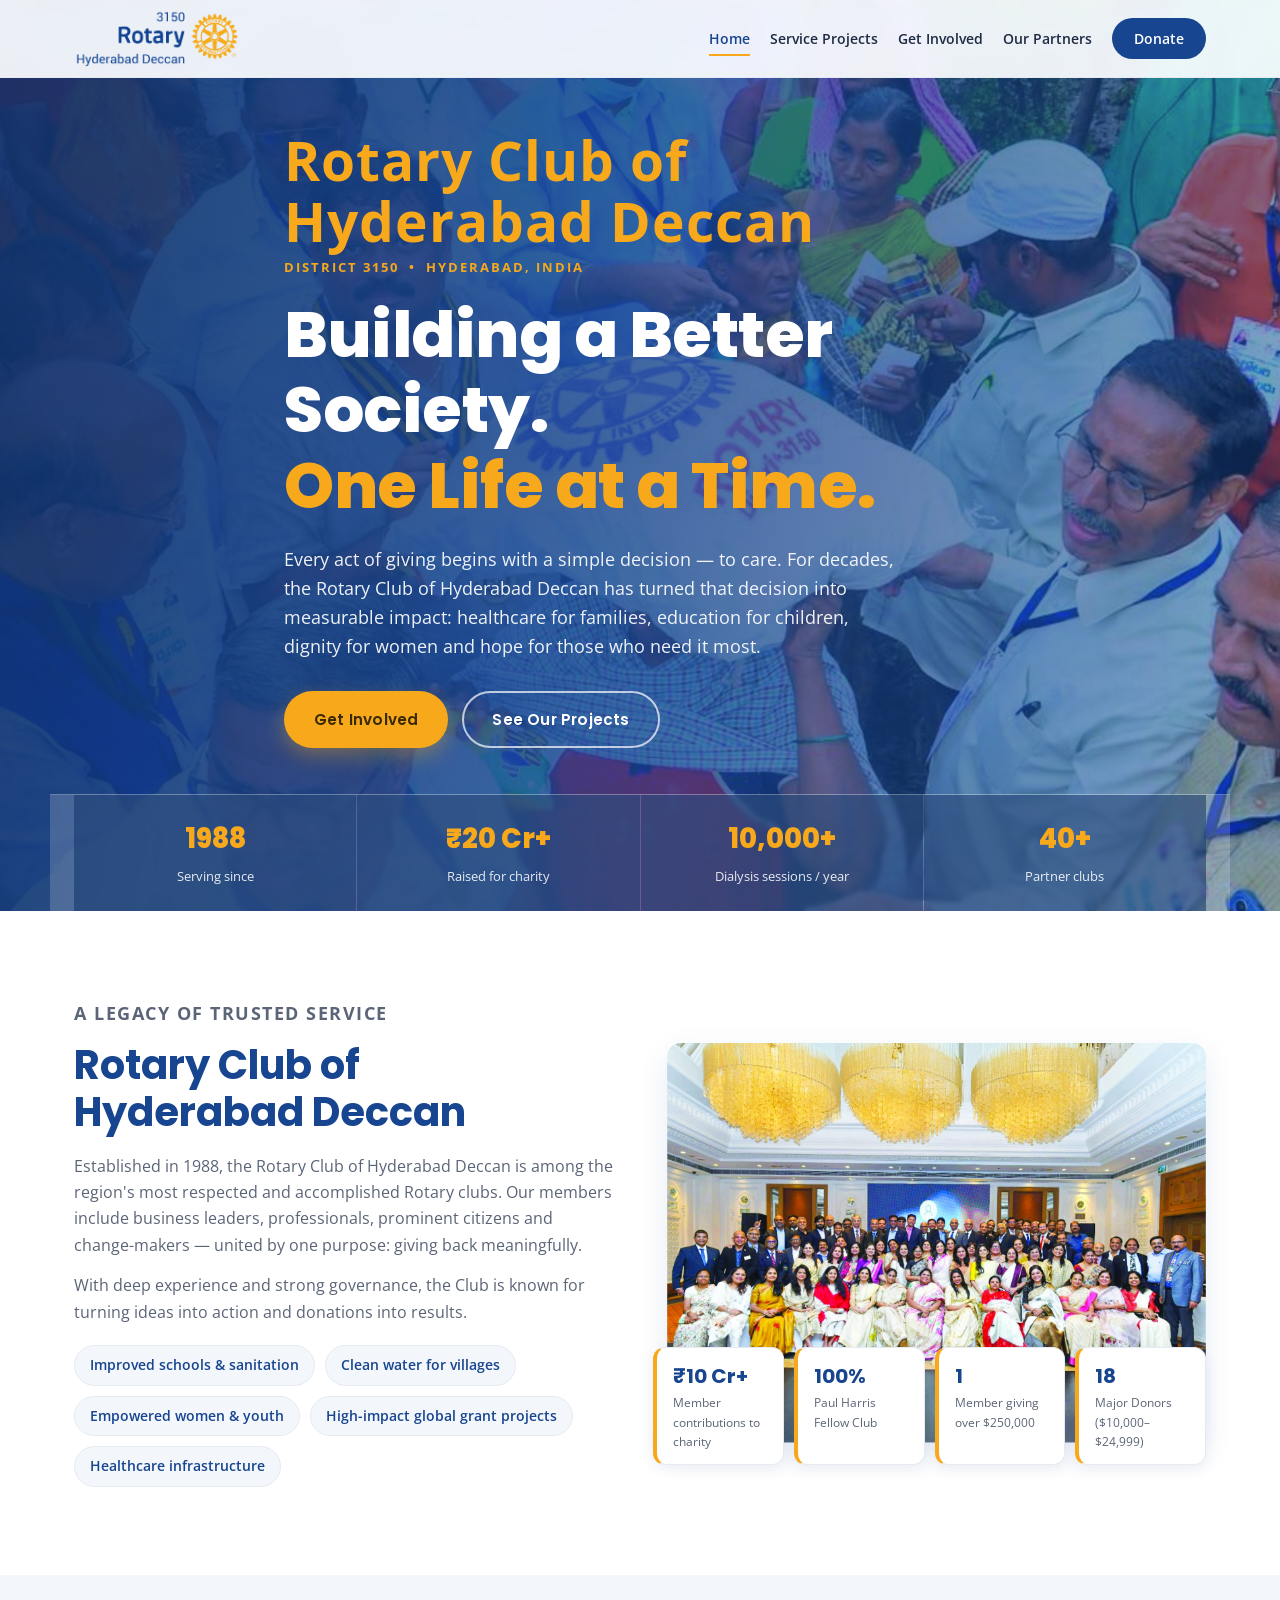
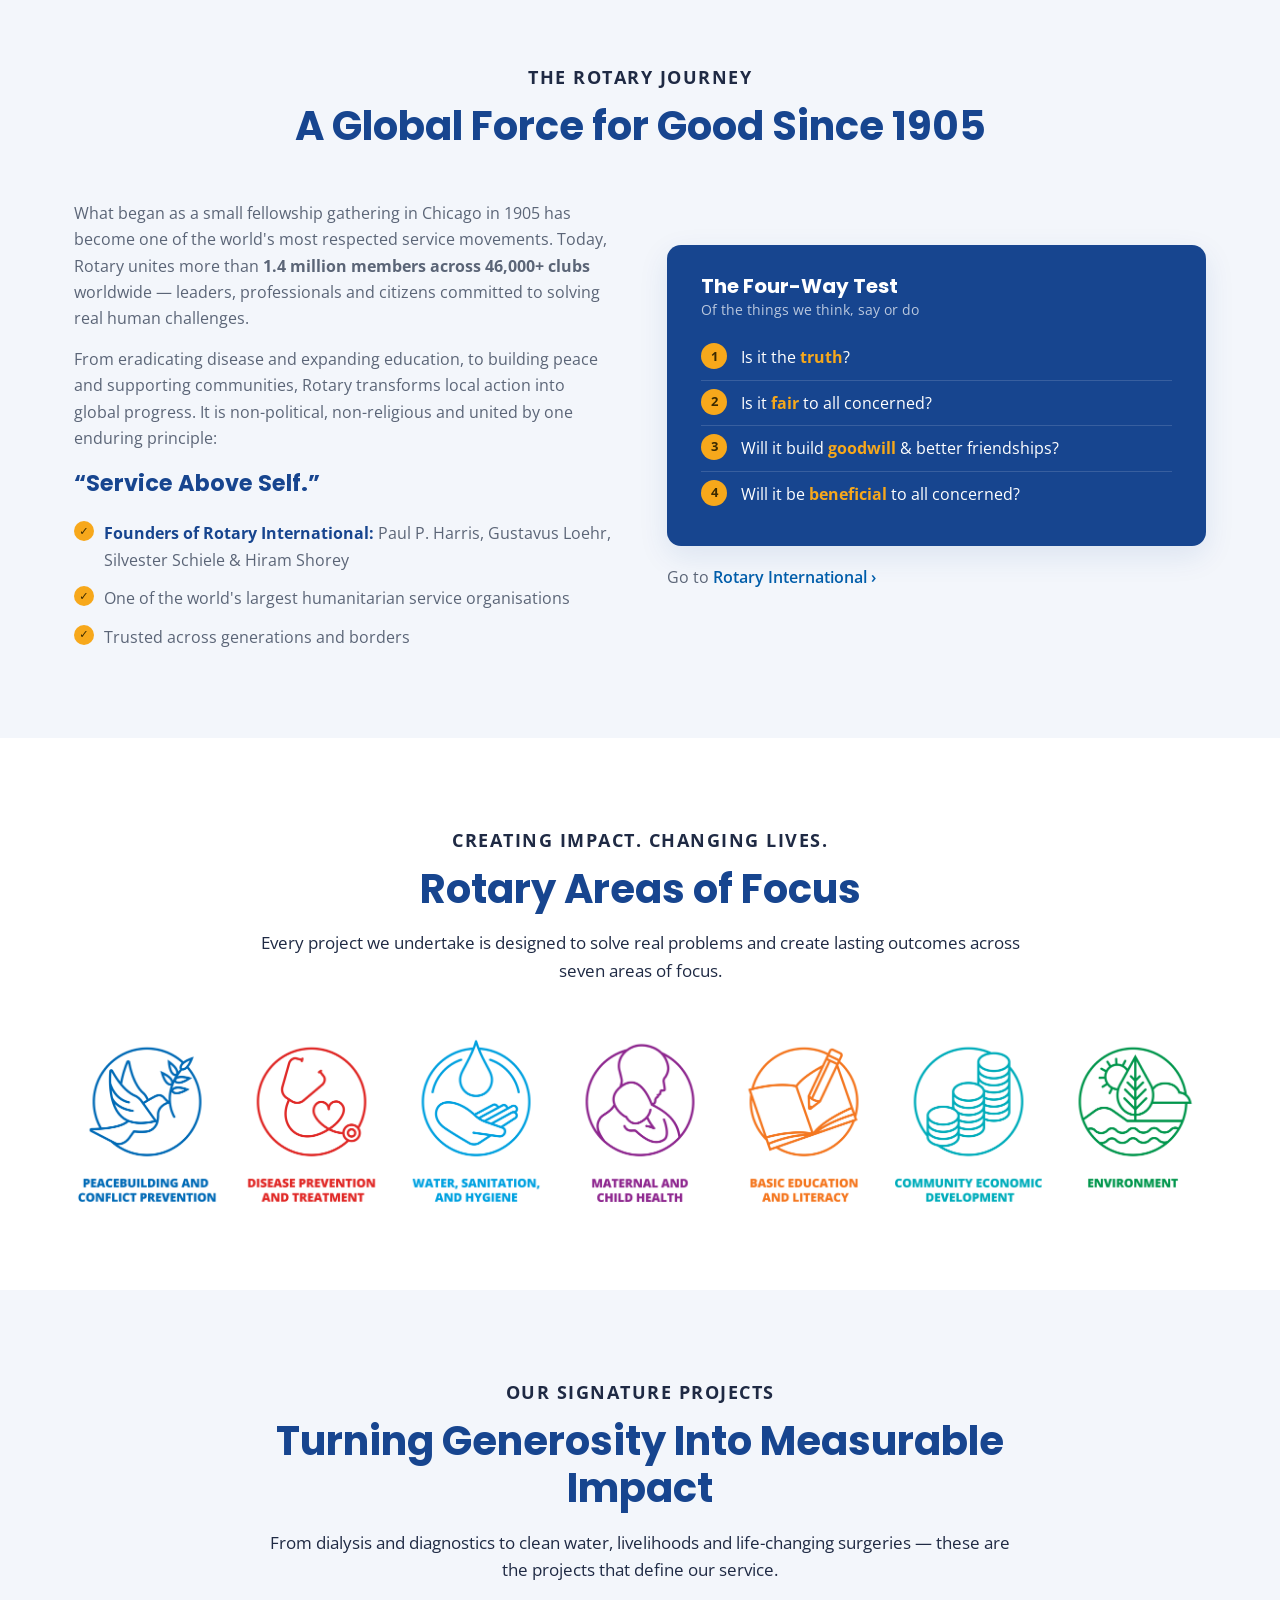
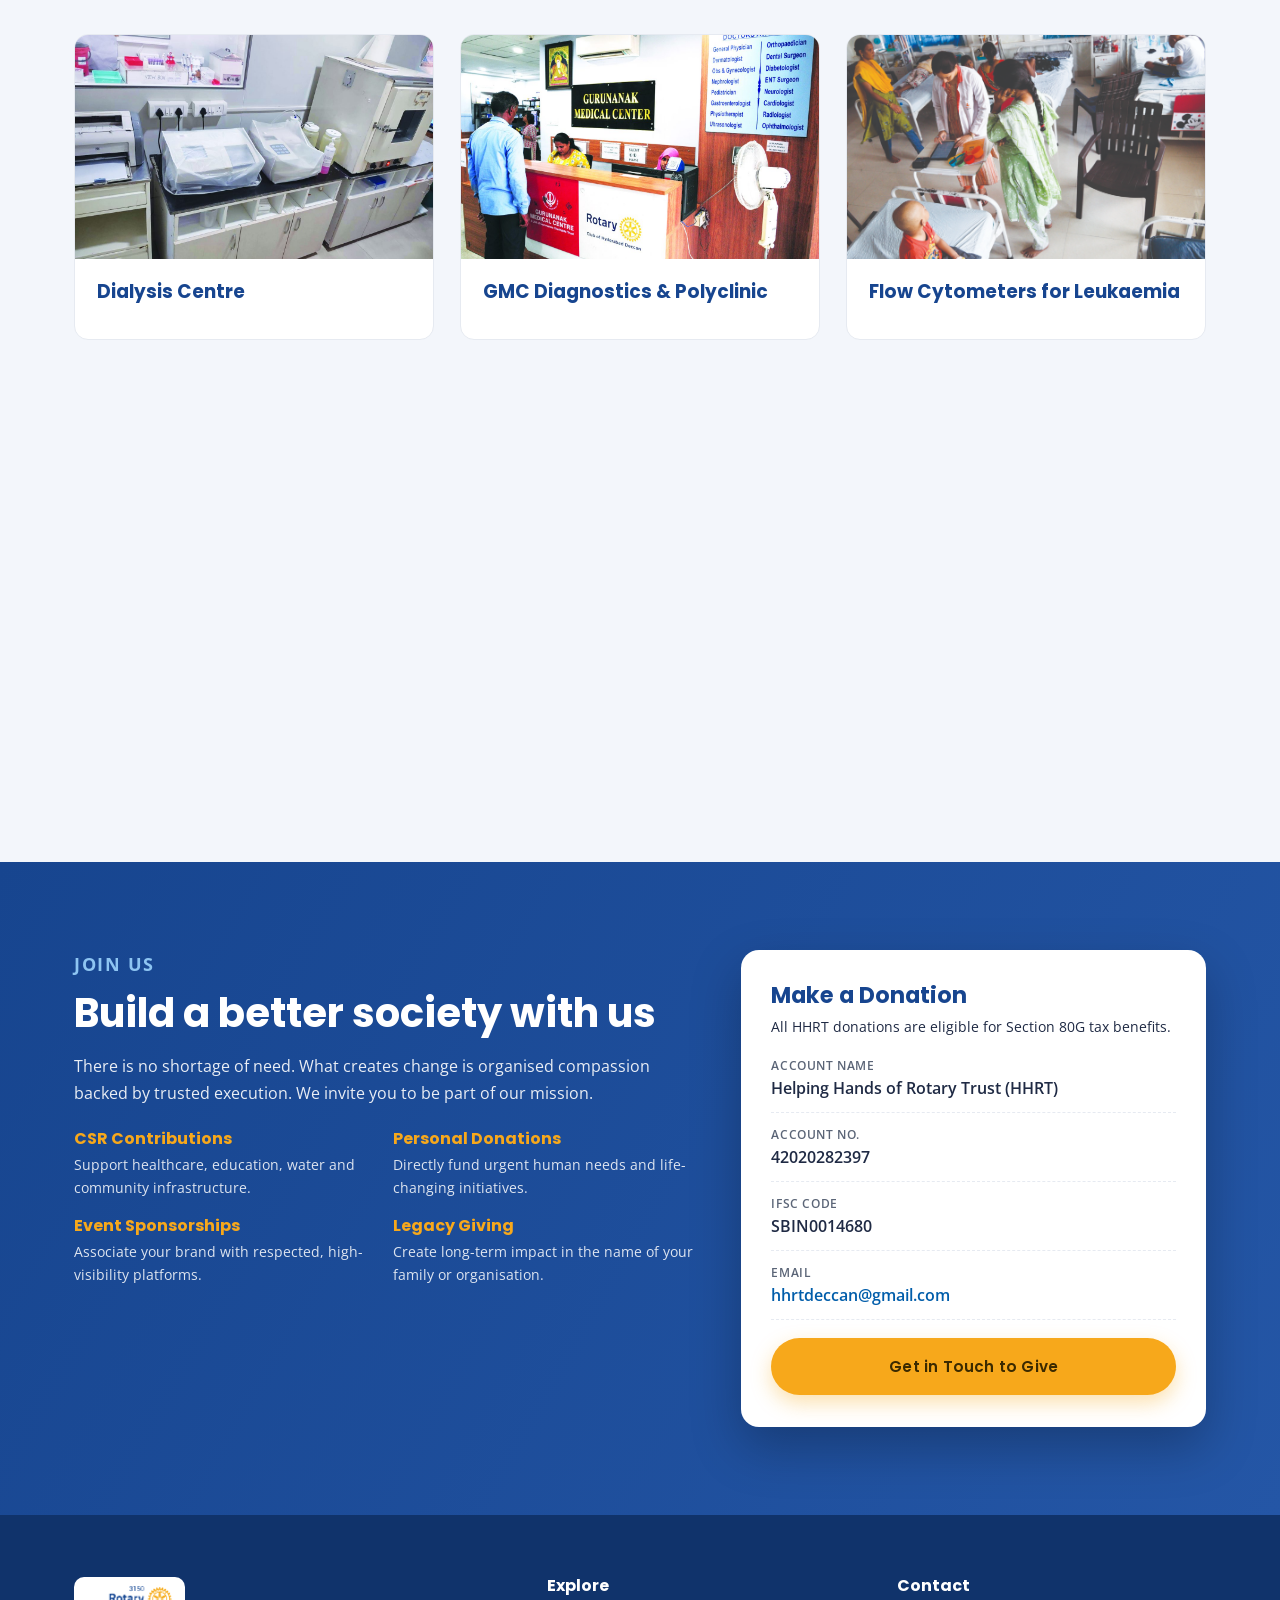
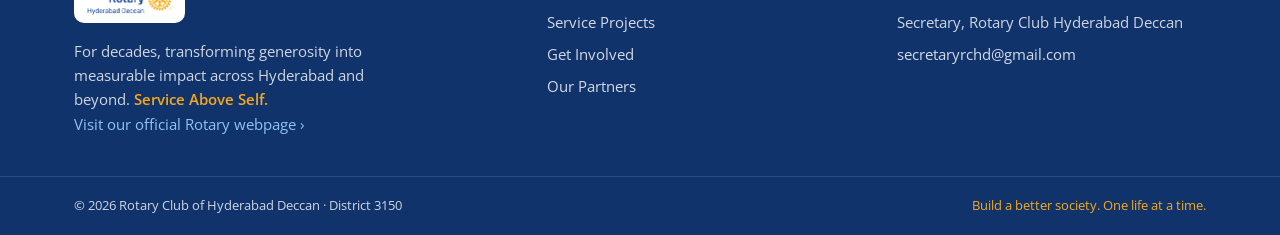
<file: index.html>
<!DOCTYPE html>
<html lang="en">
<head>
  <meta charset="UTF-8" />
  <meta name="viewport" content="width=device-width, initial-scale=1.0" />
  <title>Rotary Club of Hyderabad Deccan — Building a Better Society. One Life at a Time.</title>
  <meta name="description" content="Rotary Club of Hyderabad Deccan (District 3150). For decades we have transformed generosity into measurable impact across healthcare, education, water, sanitation and livelihoods in Hyderabad and beyond." />
  <link rel="preconnect" href="https://fonts.googleapis.com" />
  <link rel="preconnect" href="https://fonts.gstatic.com" crossorigin />
  <link href="https://fonts.googleapis.com/css2?family=Open+Sans:wght@400;500;600;700&family=Poppins:wght@500;600;700;800&display=swap" rel="stylesheet" />
  <link rel="icon" type="image/png" href="assets/img/wheel.png" />
  <link rel="stylesheet" href="assets/css/styles.css?v=2" />
</head>
<body>

  <!-- ============ HEADER / NAV ============ -->
  <header class="site-header" id="siteHeader">
    <div class="container nav-wrap">
      <a href="index.html" class="brand" aria-label="Rotary Hyderabad Deccan home">
        <img src="assets/img/rchd-logo4.png" alt="District 3150 Rotary Hyderabad Deccan" class="brand-logo" />
      </a>
      <button class="nav-toggle" id="navToggle" aria-label="Toggle navigation" aria-expanded="false">
        <span></span><span></span><span></span>
      </button>
      <nav class="main-nav" id="mainNav">
        <a href="index.html" class="active">Home</a>
        <a href="projects.html">Service Projects</a>
        <a href="donors.html">Get Involved</a>
        <a href="partners.html">Our Partners</a>
        <a href="donors.html#give" class="nav-cta">Donate</a>
      </nav>
    </div>
  </header>

  <!-- ============ HERO ============ -->
  <section class="hero" id="home">
    <div class="hero-bg" style="background-image:url('assets/images/hero.jpg')"></div>
    <div class="hero-overlay"></div>
    <div class="container hero-inner">
      <p class="hero-club">Rotary Club of Hyderabad Deccan</p>
      <p class="hero-eyebrow">District 3150 &nbsp;•&nbsp; Hyderabad, India</p>
      <h1 class="hero-title">Building a Better Society.<br><span>One Life at a Time.</span></h1>
      <p class="hero-lead">Every act of giving begins with a simple decision — to care. For decades, the Rotary Club of Hyderabad Deccan has turned that decision into measurable impact: healthcare for families, education for children, dignity for women and hope for those who need it most.</p>
      <div class="hero-actions">
        <a href="donors.html" class="btn btn-gold">Get Involved</a>
        <a href="projects.html" class="btn btn-ghost">See Our Projects</a>
      </div>
    </div>
    <div class="hero-stats container">
      <div class="hstat"><span class="hstat-num">1988</span><span class="hstat-label">Serving since</span></div>
      <div class="hstat"><span class="hstat-num">₹20 Cr+</span><span class="hstat-label">Raised for charity</span></div>
      <div class="hstat"><span class="hstat-num">10,000+</span><span class="hstat-label">Dialysis sessions / year</span></div>
      <div class="hstat"><span class="hstat-num">40+</span><span class="hstat-label">Partner clubs</span></div>
    </div>
  </section>

  <!-- ============ ABOUT / LEGACY ============ -->
  <section class="section" id="about">
    <div class="container grid-2">
      <div class="reveal">
        <p class="eyebrow">A Legacy of Trusted Service</p>
        <h2 class="section-title">Rotary Club of Hyderabad&nbsp;Deccan</h2>
        <p>Established in 1988, the Rotary Club of Hyderabad Deccan is among the region's most respected and accomplished Rotary clubs. Our members include business leaders, professionals, prominent citizens and change-makers — united by one purpose: giving back meaningfully.</p>
        <p>With deep experience and strong governance, the Club is known for turning ideas into action and donations into results.</p>
        <ul class="pillars">
          <li>Improved schools &amp; sanitation</li>
          <li>Clean water for villages</li>
          <li>Empowered women &amp; youth</li>
          <li>High-impact global grant projects</li>
          <li>Healthcare infrastructure</li>
        </ul>
      </div>
      <div class="reveal about-media">
        <img src="assets/images/legacy.jpg" alt="Members of the Rotary Club of Hyderabad Deccan" loading="lazy" />
        <div class="about-badges">
          <div class="badge"><strong>₹10 Cr+</strong><span>Member contributions to charity</span></div>
          <div class="badge"><strong>100%</strong><span>Paul Harris Fellow Club</span></div>
          <div class="badge"><strong>1</strong><span>Member giving over $250,000</span></div>
          <div class="badge"><strong>18</strong><span>Major Donors ($10,000–$24,999)</span></div>
        </div>
      </div>
    </div>
  </section>

  <!-- ============ THE ROTARY JOURNEY ============ -->
  <section class="section section-tint" id="journey">
    <div class="container">
      <div class="section-head reveal">
        <p class="eyebrow">The Rotary Journey</p>
        <h2 class="section-title">A Global Force for Good Since 1905</h2>
      </div>
      <div class="grid-2">
        <div class="reveal">
          <p>What began as a small fellowship gathering in Chicago in 1905 has become one of the world's most respected service movements. Today, Rotary unites more than <strong>1.4&nbsp;million members across 46,000+ clubs</strong> worldwide — leaders, professionals and citizens committed to solving real human challenges.</p>
          <p>From eradicating disease and expanding education, to building peace and supporting communities, Rotary transforms local action into global progress. It is non-political, non-religious and united by one enduring principle:</p>
          <p style="font-family:'Poppins';font-weight:700;color:var(--blue);font-size:1.4rem;margin-top:6px">“Service Above Self.”</p>
          <ul class="feature-list">
            <li><strong>Founders of Rotary International:</strong> Paul P. Harris, Gustavus Loehr, Silvester Schiele &amp; Hiram Shorey</li>
            <li>One of the world's largest humanitarian service organisations</li>
            <li>Trusted across generations and borders</li>
          </ul>
        </div>
        <div class="reveal">
          <div class="fourway">
            <h4>The Four-Way Test</h4>
            <p class="fourway-sub">Of the things we think, say or do</p>
            <ol>
              <li>Is it the <em>truth</em>?</li>
              <li>Is it <em>fair</em> to all concerned?</li>
              <li>Will it build <em>goodwill</em> &amp; better friendships?</li>
              <li>Will it be <em>beneficial</em> to all concerned?</li>
            </ol>
          </div>
          <p class="fourway-link">Go to <a href="https://www.rotary.org/en" target="_blank" rel="noopener">Rotary International &rsaquo;</a></p>
        </div>
      </div>
    </div>
  </section>

  <!-- ============ AREAS OF IMPACT ============ -->
  <section class="section" id="impact">
    <div class="container">
      <div class="section-head reveal">
        <p class="eyebrow">Creating Impact. Changing Lives.</p>
        <h2 class="section-title">Rotary Areas of Focus</h2>
        <p class="section-intro">Every project we undertake is designed to solve real problems and create lasting outcomes across seven areas of focus.</p>
      </div>
      <div class="focus-grid">
        <div class="focus-item reveal"><img class="focus-ic" src="assets/icons/peace.png" alt="Peacebuilding and Conflict Prevention" loading="lazy" /></div>
        <div class="focus-item reveal"><img class="focus-ic" src="assets/icons/disease.png" alt="Disease Prevention and Treatment" loading="lazy" /></div>
        <div class="focus-item reveal"><img class="focus-ic" src="assets/icons/water.png" alt="Water, Sanitation and Hygiene" loading="lazy" /></div>
        <div class="focus-item reveal"><img class="focus-ic" src="assets/icons/maternal.png" alt="Maternal and Child Health" loading="lazy" /></div>
        <div class="focus-item reveal"><img class="focus-ic" src="assets/icons/education.png" alt="Basic Education and Literacy" loading="lazy" /></div>
        <div class="focus-item reveal"><img class="focus-ic" src="assets/icons/community.png" alt="Community Economic Development" loading="lazy" /></div>
        <div class="focus-item reveal"><img class="focus-ic" src="assets/icons/environment.png" alt="Environment" loading="lazy" /></div>
      </div>
    </div>
  </section>

  <!-- ============ SIGNATURE PROJECTS (PREVIEW) ============ -->
  <section class="section section-tint" id="projects">
    <div class="container">
      <div class="section-head reveal">
        <p class="eyebrow">Our Signature Projects</p>
        <h2 class="section-title">Turning Generosity Into Measurable Impact</h2>
        <p class="section-intro">From dialysis and diagnostics to clean water, livelihoods and life-changing surgeries — these are the projects that define our service.</p>
      </div>
      <div class="projects-grid">
        <article class="project-card reveal">
          <div class="project-img"><img src="assets/images/dialysis.jpg" alt="Dialysis Centre" loading="lazy" /></div>
          <div class="project-body">
            <h3>Dialysis Centre</h3>
          </div>
        </article>
        <article class="project-card reveal">
          <div class="project-img"><img src="assets/images/diagnostics.jpg" alt="GMC Diagnostics &amp; Polyclinic" loading="lazy" /></div>
          <div class="project-body">
            <h3>GMC Diagnostics &amp; Polyclinic</h3>
          </div>
        </article>
        <article class="project-card reveal">
          <div class="project-img"><img src="assets/images/cytometer.jpg" alt="Flow Cytometers for Leukaemia" loading="lazy" /></div>
          <div class="project-body">
            <h3>Flow Cytometers for Leukaemia</h3>
          </div>
        </article>
        <article class="project-card reveal">
          <div class="project-img"><img src="assets/images/tailoring.jpg" alt="Women's Tailoring Program" loading="lazy" /></div>
          <div class="project-body">
            <h3>Women's Tailoring Program</h3>
          </div>
        </article>
        <article class="project-card reveal">
          <div class="project-img"><img src="assets/images/bloodbank2.jpg" alt="Rotary Challa Blood Bank" loading="lazy" /></div>
          <div class="project-body">
            <h3>Rotary Challa Blood Bank</h3>
          </div>
        </article>
        <article class="project-card reveal">
          <div class="project-img"><img src="assets/images/livelihood2.jpg" alt="Supporting Livelihood" loading="lazy" /></div>
          <div class="project-body">
            <h3>Supporting Livelihood</h3>
          </div>
        </article>
      </div>
      <div class="center-cta reveal"><a href="projects.html" class="btn btn-blue">Learn More About Our Projects</a></div>
    </div>
  </section>

  <!-- ============ JOIN US ============ -->
  <section class="section join" id="join">
    <div class="container join-inner">
      <div class="reveal">
        <p class="eyebrow eyebrow-light">Join Us</p>
        <h2 class="section-title light">Build a better society with us</h2>
        <p class="light-text">There is no shortage of need. What creates change is organised compassion backed by trusted execution. We invite you to be part of our mission.</p>
        <div class="ways">
          <div class="way"><h4>CSR Contributions</h4><p>Support healthcare, education, water and community infrastructure.</p></div>
          <div class="way"><h4>Personal Donations</h4><p>Directly fund urgent human needs and life-changing initiatives.</p></div>
          <div class="way"><h4>Event Sponsorships</h4><p>Associate your brand with respected, high-visibility platforms.</p></div>
          <div class="way"><h4>Legacy Giving</h4><p>Create long-term impact in the name of your family or organisation.</p></div>
        </div>
      </div>
      <aside class="donate-card reveal">
        <h3>Make a Donation</h3>
        <p class="donate-sub">All HHRT donations are eligible for Section 80G tax benefits.</p>
        <dl class="donate-details">
          <div><dt>Account Name</dt><dd>Helping Hands of Rotary Trust (HHRT)</dd></div>
          <div><dt>Account No.</dt><dd>42020282397</dd></div>
          <div><dt>IFSC Code</dt><dd>SBIN0014680</dd></div>
          <div><dt>Email</dt><dd><a href="mailto:hhrtdeccan@gmail.com">hhrtdeccan@gmail.com</a></dd></div>
        </dl>
        <a href="mailto:hhrtdeccan@gmail.com?subject=I%20want%20to%20support%20Rotary%20Hyderabad%20Deccan" class="btn btn-gold btn-block">Get in Touch to Give</a>
      </aside>
    </div>
  </section>

  <!-- ============ FOOTER ============ -->
  <footer class="site-footer" id="contact">
    <div class="container footer-grid">
      <div class="footer-brand">
        <img src="assets/img/rchd-logo4.png" alt="Rotary Hyderabad Deccan" class="footer-logo" />
        <p>For decades, transforming generosity into measurable impact across Hyderabad and beyond. <em>Service Above Self.</em></p>
        <p><a href="https://rchd.rotaryindia.org/" target="_blank" rel="noopener">Visit our official Rotary webpage &rsaquo;</a></p>
      </div>
      <div class="footer-col">
        <h4>Explore</h4>
        <p><a href="projects.html">Service Projects</a></p>
        <p><a href="donors.html">Get Involved</a></p>
        <p><a href="partners.html">Our Partners</a></p>
      </div>
      <div class="footer-col">
        <h4>Contact</h4>
        <p>Secretary, Rotary Club Hyderabad Deccan</p>
        <p><a href="mailto:secretaryrchd@gmail.com">secretaryrchd@gmail.com</a></p>
      </div>
    </div>
    <div class="footer-bar">
      <div class="container footer-bar-inner">
        <span>© <span id="year"></span> Rotary Club of Hyderabad Deccan · District 3150</span>
        <span class="footer-tag">Build a better society. One life at a time.</span>
      </div>
    </div>
  </footer>

  <a href="#home" class="to-top" id="toTop" aria-label="Back to top">↑</a>
  <script src="assets/js/main.js"></script>
</body>
</html>
</file>
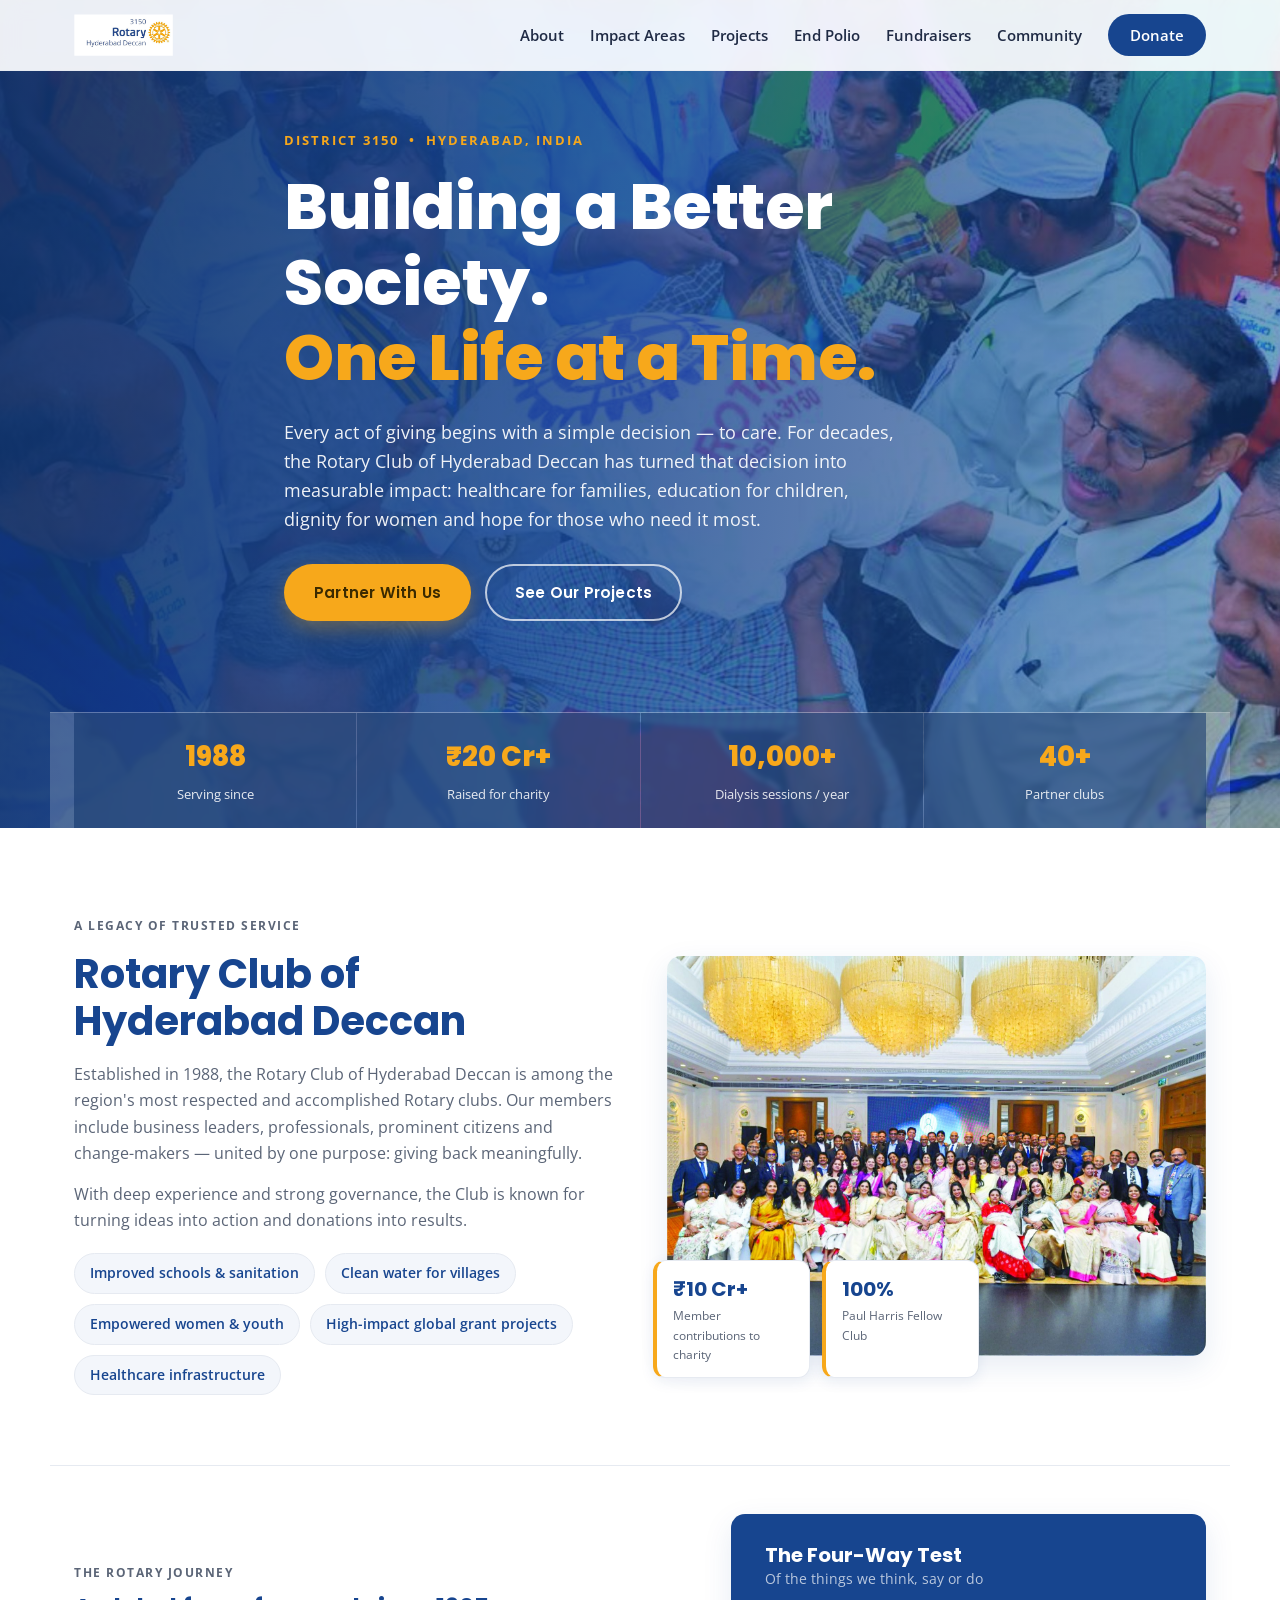
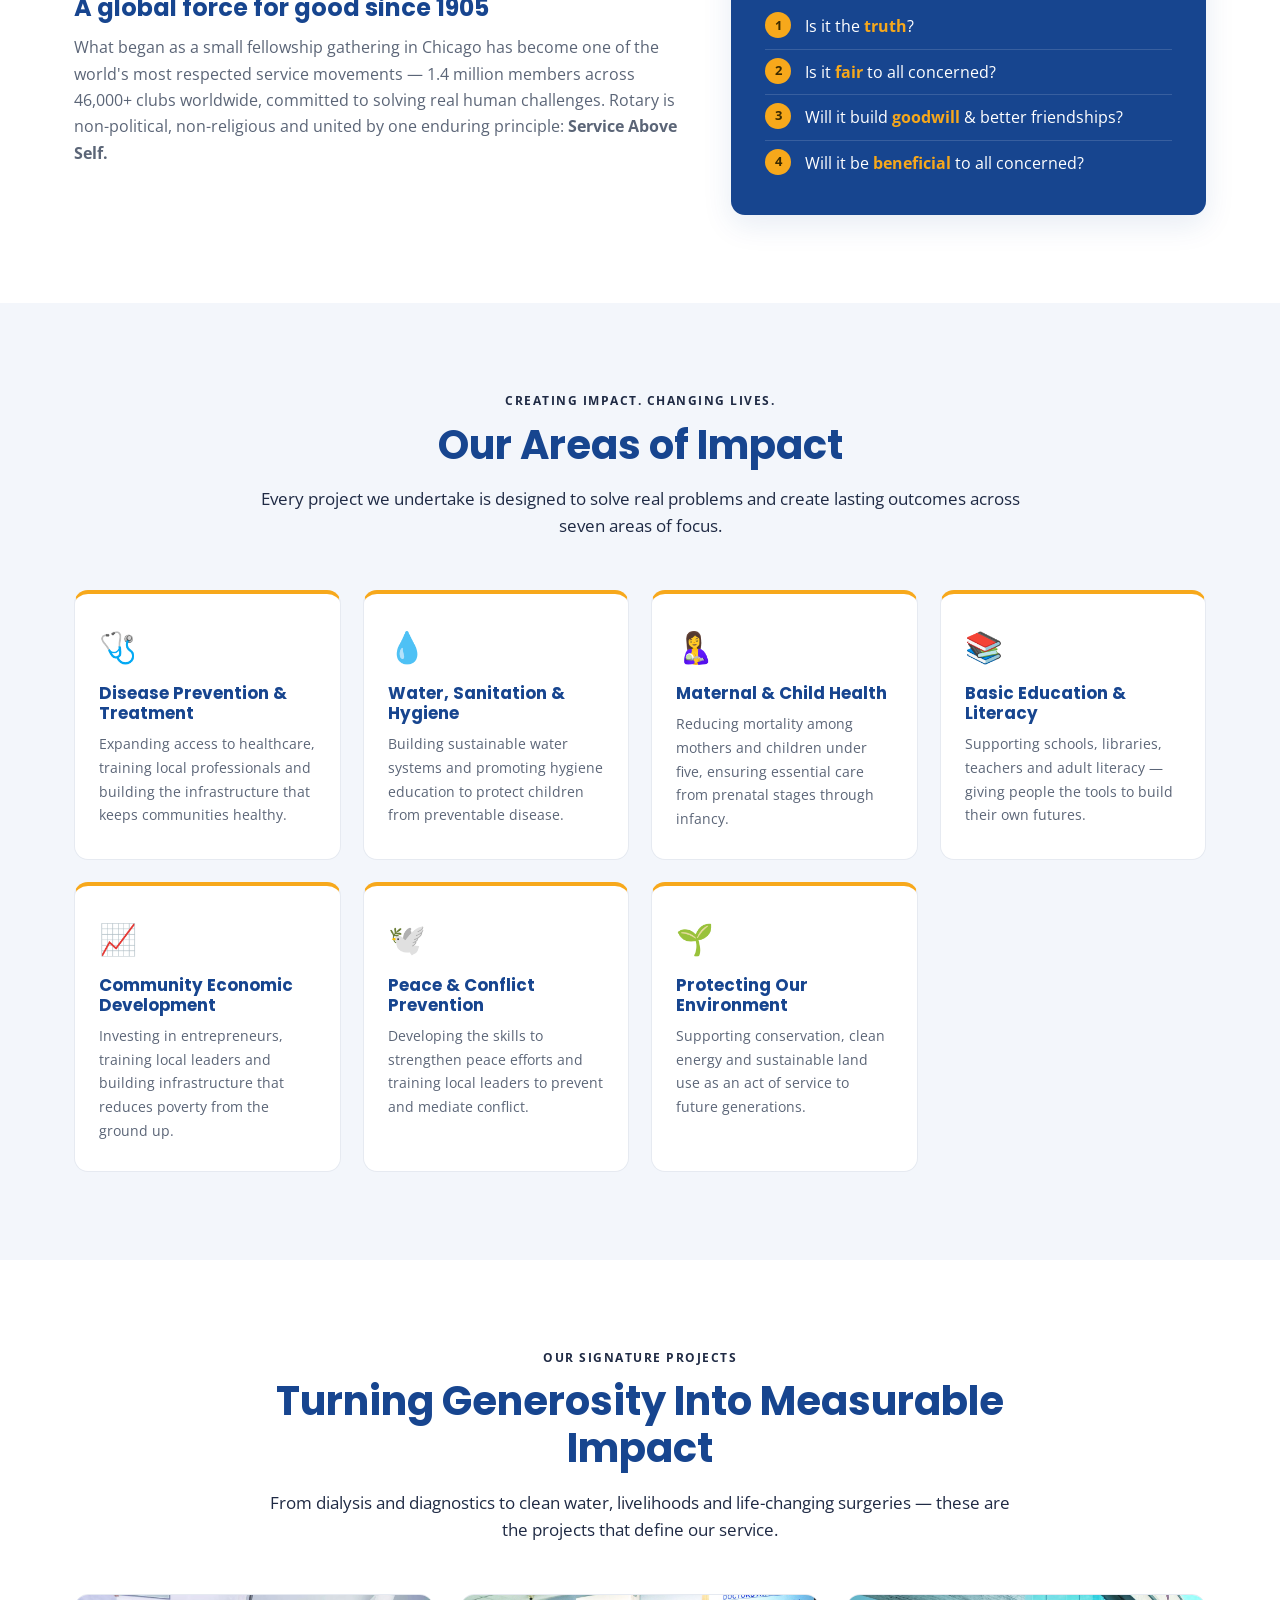
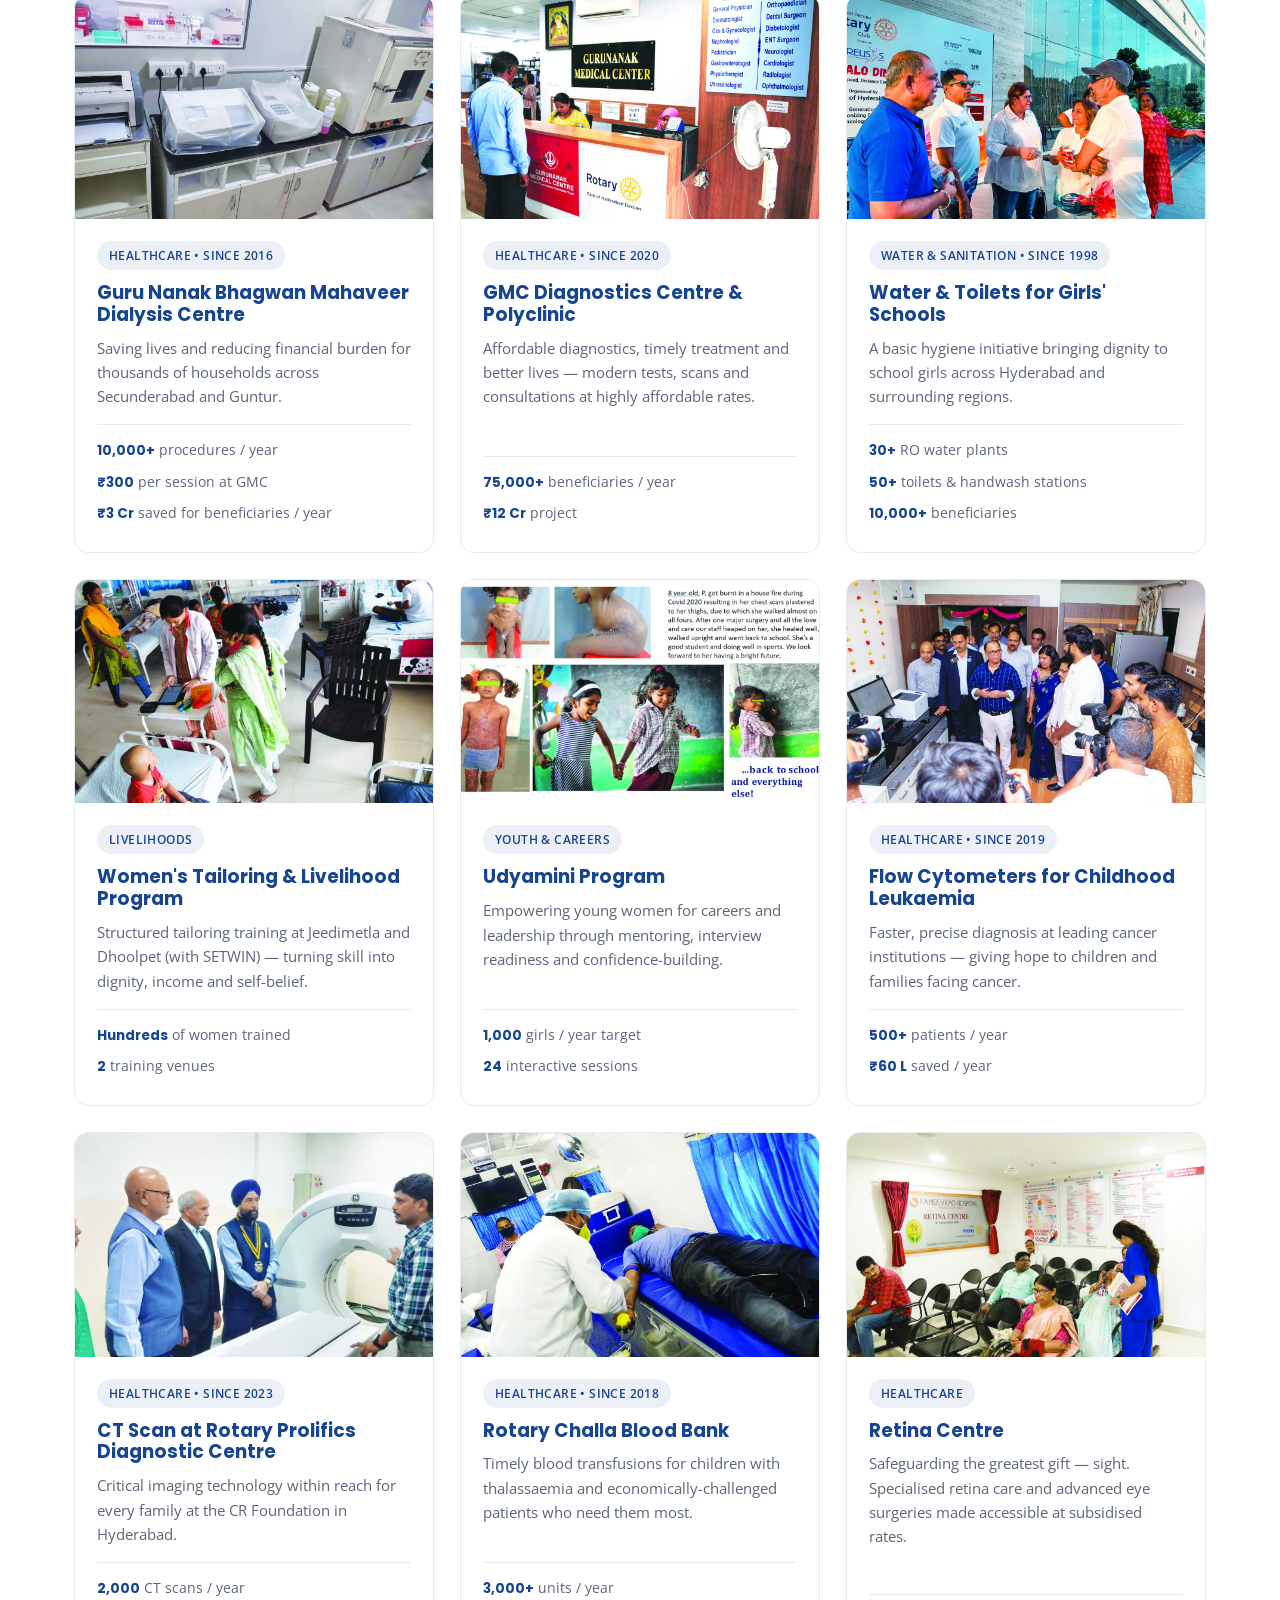
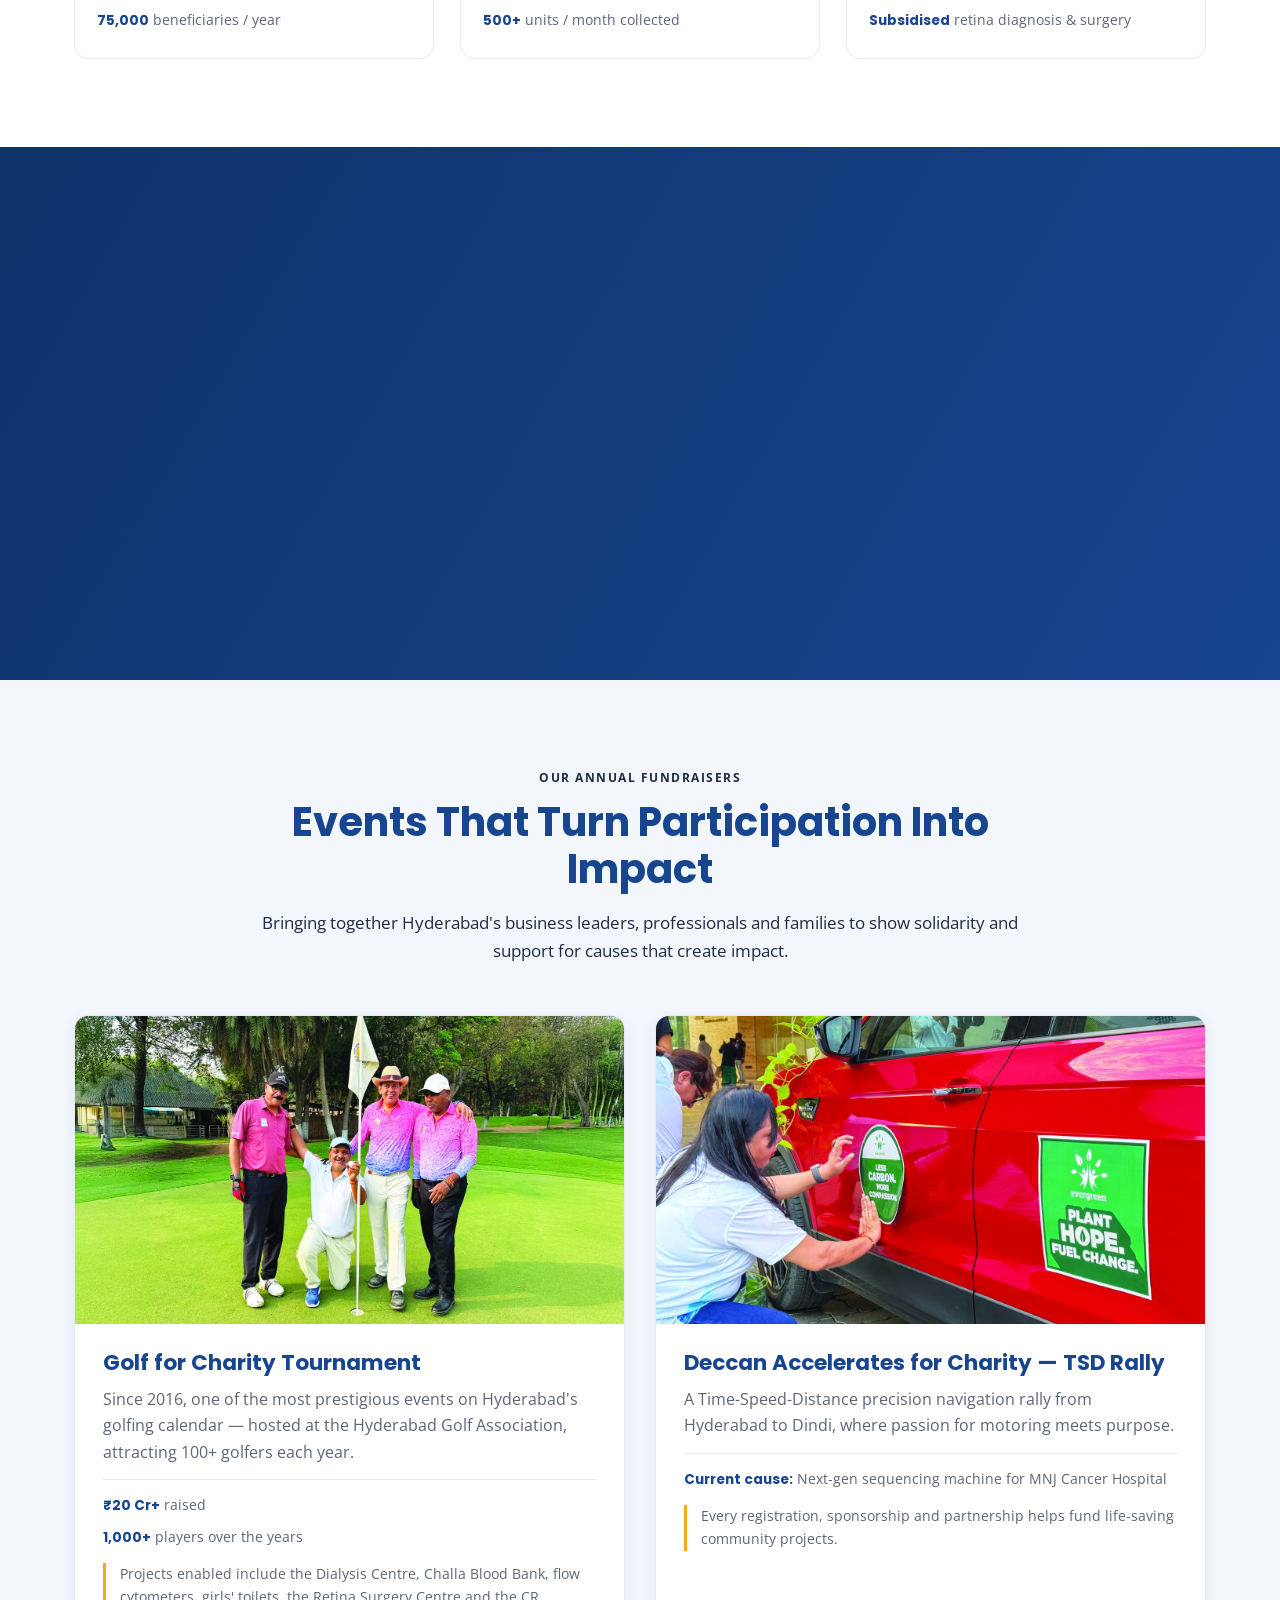
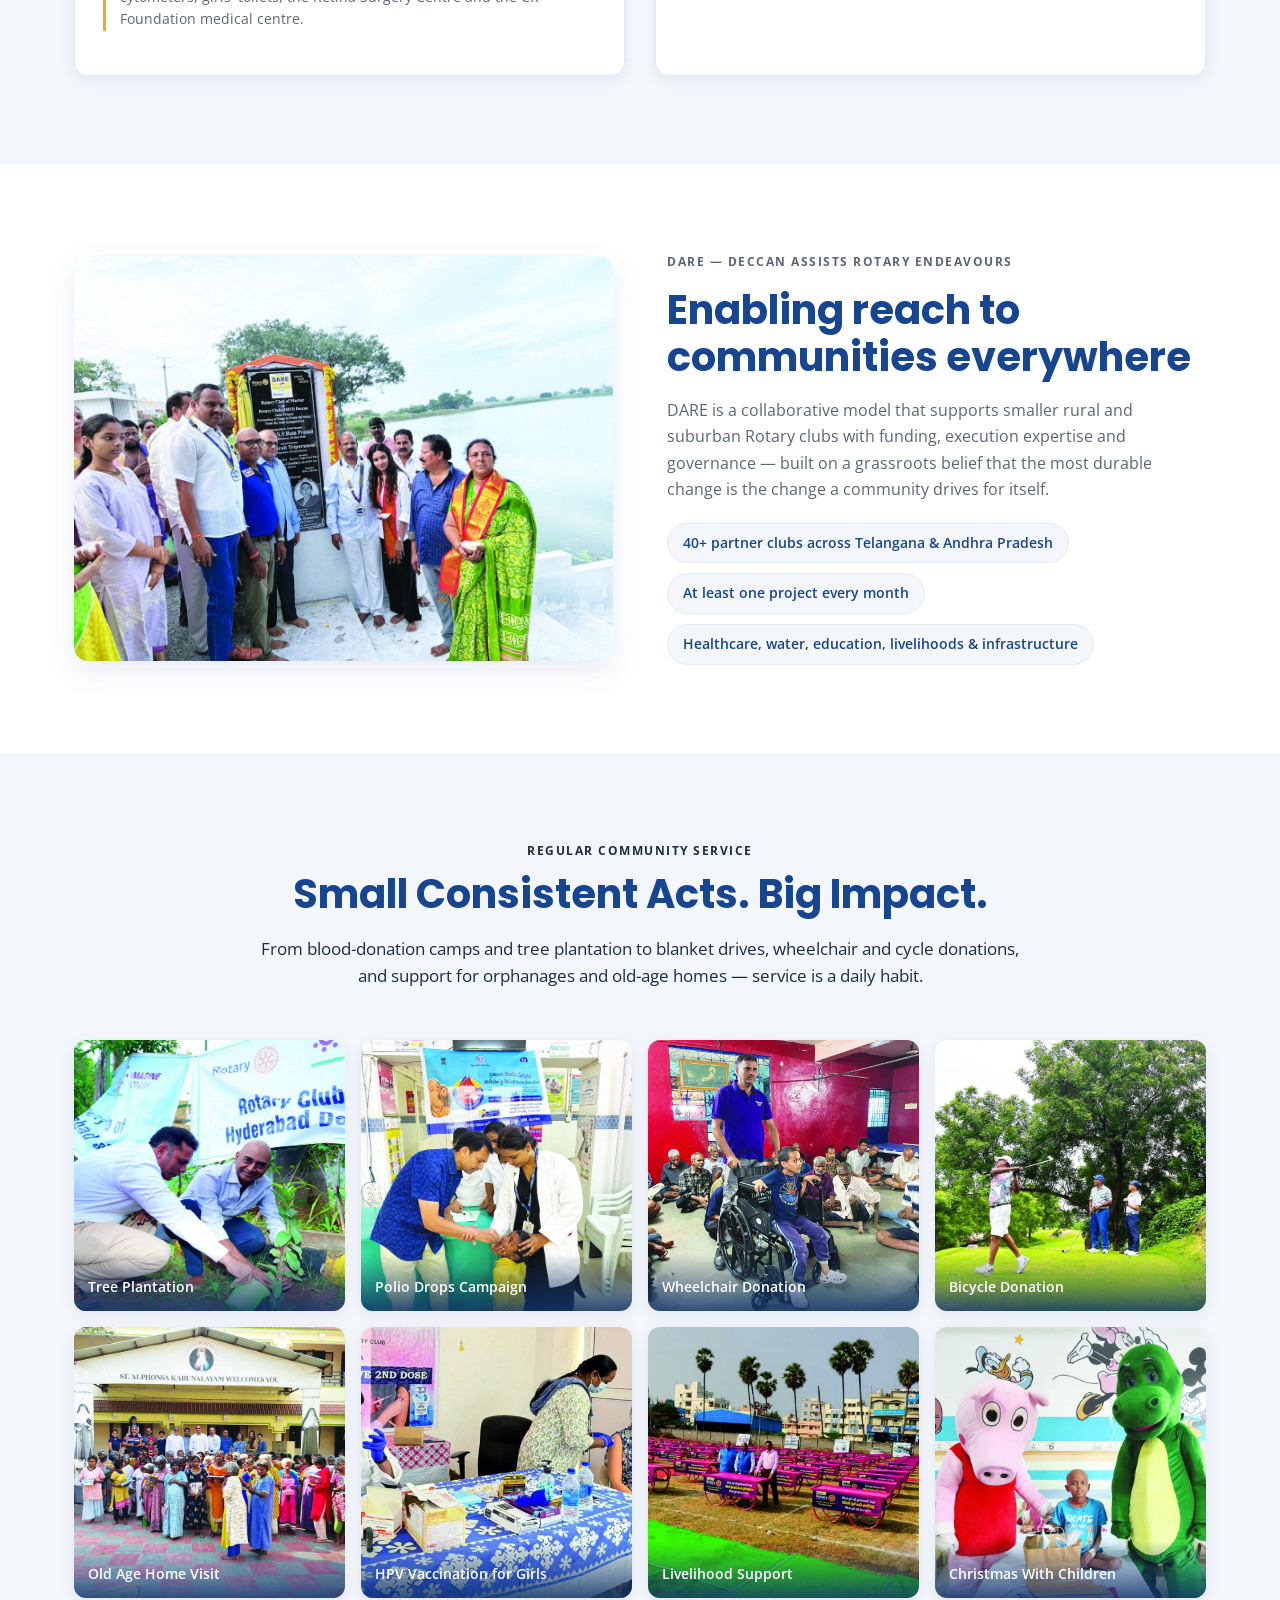
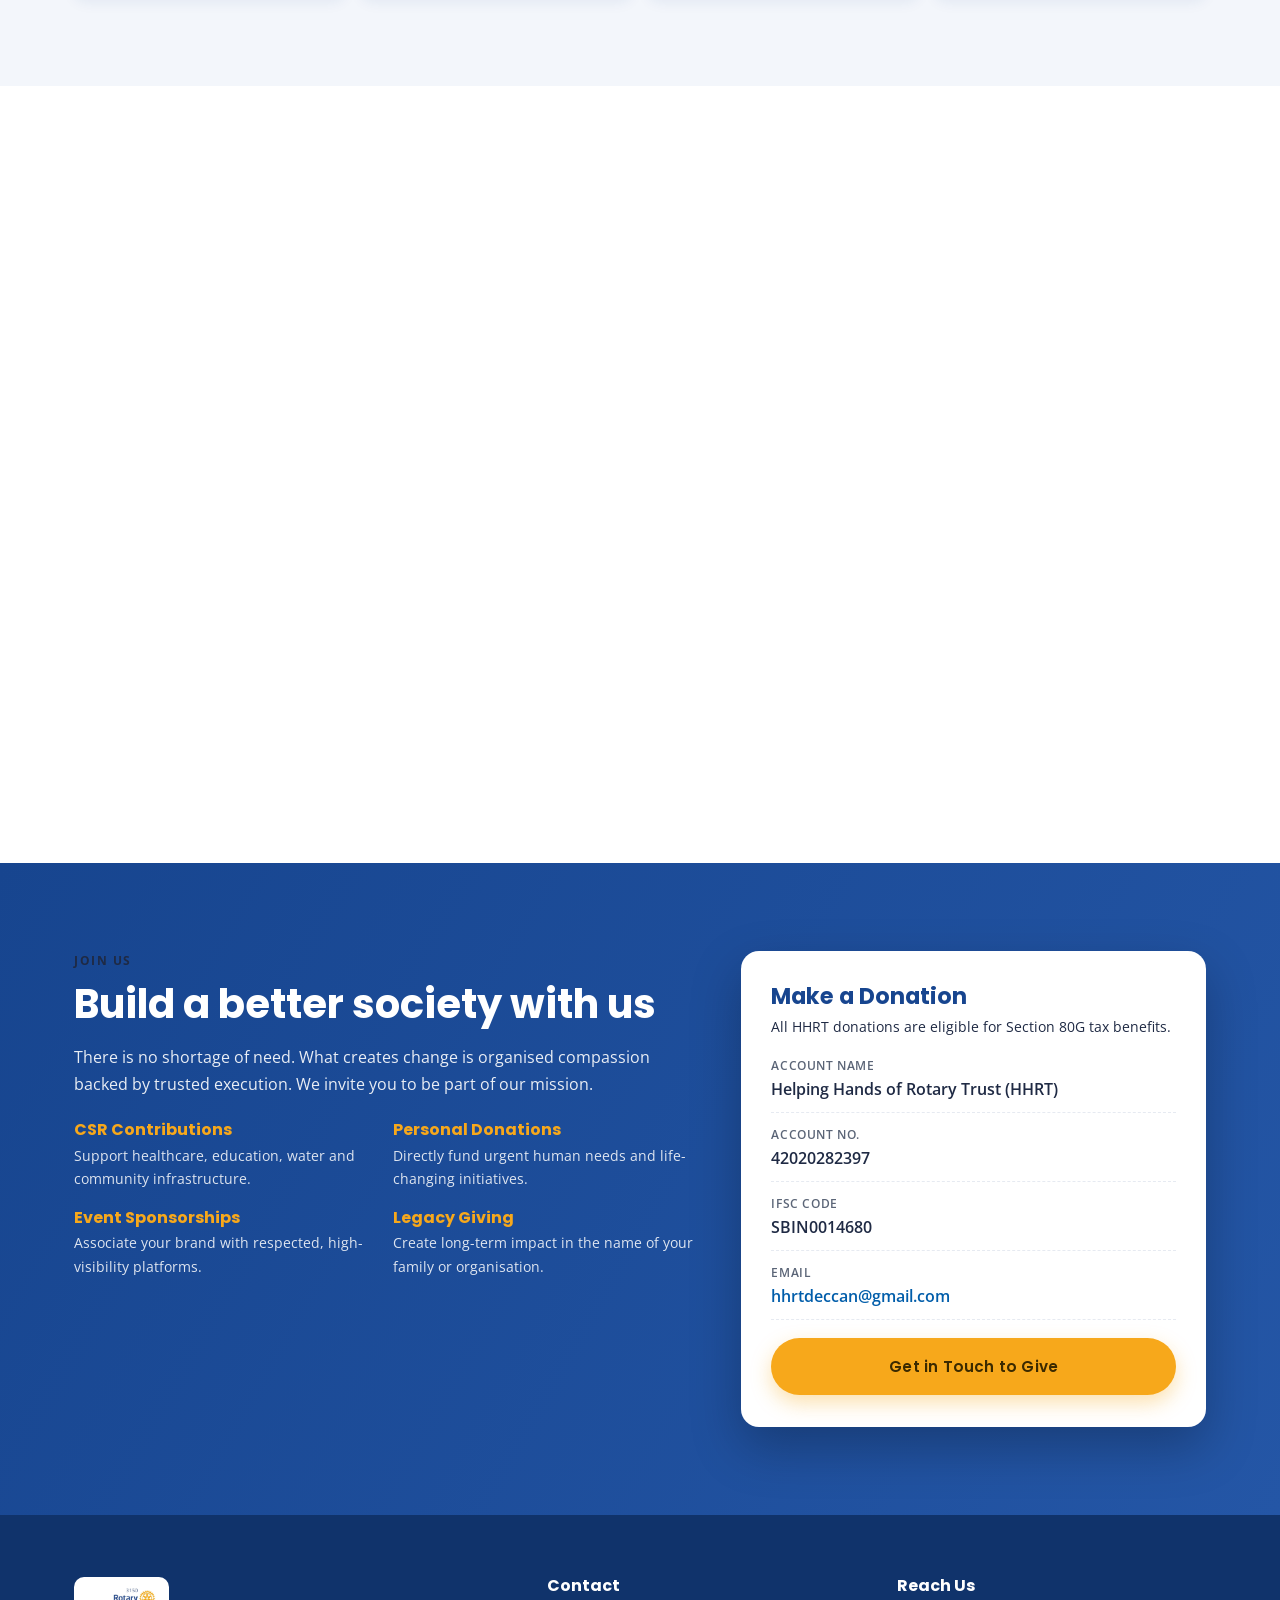
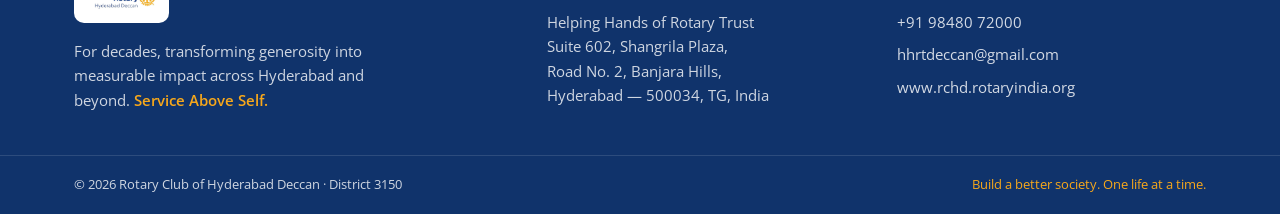
<file: website-v1/index.html>
<!DOCTYPE html>
<html lang="en">
<head>
  <meta charset="UTF-8" />
  <meta name="viewport" content="width=device-width, initial-scale=1.0" />
  <title>Rotary Club of Hyderabad Deccan — Building a Better Society. One Life at a Time.</title>
  <meta name="description" content="Rotary Club of Hyderabad Deccan (District 3150). For decades we have transformed generosity into measurable impact across healthcare, education, water, sanitation and livelihoods in Hyderabad and beyond." />
  <link rel="preconnect" href="https://fonts.googleapis.com" />
  <link rel="preconnect" href="https://fonts.gstatic.com" crossorigin />
  <link href="https://fonts.googleapis.com/css2?family=Open+Sans:wght@400;500;600;700&family=Poppins:wght@500;600;700;800&display=swap" rel="stylesheet" />
  <link rel="icon" type="image/png" href="assets/img/wheel.png" />
  <link rel="stylesheet" href="assets/css/styles.css" />
</head>
<body>

  <!-- ============ HEADER / NAV ============ -->
  <header class="site-header" id="siteHeader">
    <div class="container nav-wrap">
      <a href="#home" class="brand" aria-label="Rotary Hyderabad Deccan home">
        <img src="assets/img/logo.png" alt="District 3150 Rotary Hyderabad Deccan" class="brand-logo" />
      </a>
      <button class="nav-toggle" id="navToggle" aria-label="Toggle navigation" aria-expanded="false">
        <span></span><span></span><span></span>
      </button>
      <nav class="main-nav" id="mainNav">
        <a href="#about">About</a>
        <a href="#impact">Impact Areas</a>
        <a href="#projects">Projects</a>
        <a href="#polio">End Polio</a>
        <a href="#events">Fundraisers</a>
        <a href="#community">Community</a>
        <a href="#join" class="nav-cta">Donate</a>
      </nav>
    </div>
  </header>

  <!-- ============ HERO ============ -->
  <section class="hero" id="home">
    <div class="hero-bg" style="background-image:url('assets/images/hero.jpg')"></div>
    <div class="hero-overlay"></div>
    <div class="container hero-inner">
      <p class="hero-eyebrow">District 3150 &nbsp;•&nbsp; Hyderabad, India</p>
      <h1 class="hero-title">Building a Better Society.<br><span>One Life at a Time.</span></h1>
      <p class="hero-lead">Every act of giving begins with a simple decision — to care. For decades, the Rotary Club of Hyderabad Deccan has turned that decision into measurable impact: healthcare for families, education for children, dignity for women and hope for those who need it most.</p>
      <div class="hero-actions">
        <a href="#join" class="btn btn-gold">Partner With Us</a>
        <a href="#projects" class="btn btn-ghost">See Our Projects</a>
      </div>
    </div>
    <div class="hero-stats container">
      <div class="hstat"><span class="hstat-num">1988</span><span class="hstat-label">Serving since</span></div>
      <div class="hstat"><span class="hstat-num">₹20 Cr+</span><span class="hstat-label">Raised for charity</span></div>
      <div class="hstat"><span class="hstat-num">10,000+</span><span class="hstat-label">Dialysis sessions / year</span></div>
      <div class="hstat"><span class="hstat-num">40+</span><span class="hstat-label">Partner clubs</span></div>
    </div>
  </section>

  <!-- ============ ABOUT / LEGACY ============ -->
  <section class="section" id="about">
    <div class="container grid-2">
      <div class="reveal">
        <p class="eyebrow">A Legacy of Trusted Service</p>
        <h2 class="section-title">Rotary Club of Hyderabad&nbsp;Deccan</h2>
        <p>Established in 1988, the Rotary Club of Hyderabad Deccan is among the region's most respected and accomplished Rotary clubs. Our members include business leaders, professionals, prominent citizens and change-makers — united by one purpose: giving back meaningfully.</p>
        <p>With deep experience and strong governance, the Club is known for turning ideas into action and donations into results.</p>
        <ul class="pillars">
          <li>Improved schools &amp; sanitation</li>
          <li>Clean water for villages</li>
          <li>Empowered women &amp; youth</li>
          <li>High-impact global grant projects</li>
          <li>Healthcare infrastructure</li>
        </ul>
      </div>
      <div class="reveal about-media">
        <img src="assets/images/legacy.jpg" alt="Members of the Rotary Club of Hyderabad Deccan" loading="lazy" />
        <div class="about-badges">
          <div class="badge"><strong>₹10 Cr+</strong><span>Member contributions to charity</span></div>
          <div class="badge"><strong>100%</strong><span>Paul Harris Fellow Club</span></div>
        </div>
      </div>
    </div>

    <!-- Rotary journey strip -->
    <div class="container journey">
      <div class="journey-text reveal">
        <p class="eyebrow">The Rotary Journey</p>
        <h3>A global force for good since 1905</h3>
        <p>What began as a small fellowship gathering in Chicago has become one of the world's most respected service movements — 1.4&nbsp;million members across 46,000+ clubs worldwide, committed to solving real human challenges. Rotary is non-political, non-religious and united by one enduring principle: <strong>Service Above Self.</strong></p>
      </div>
      <div class="fourway reveal">
        <h4>The Four-Way Test</h4>
        <p class="fourway-sub">Of the things we think, say or do</p>
        <ol>
          <li>Is it the <em>truth</em>?</li>
          <li>Is it <em>fair</em> to all concerned?</li>
          <li>Will it build <em>goodwill</em> &amp; better friendships?</li>
          <li>Will it be <em>beneficial</em> to all concerned?</li>
        </ol>
      </div>
    </div>
  </section>

  <!-- ============ AREAS OF IMPACT ============ -->
  <section class="section section-tint" id="impact">
    <div class="container">
      <div class="section-head reveal">
        <p class="eyebrow">Creating Impact. Changing Lives.</p>
        <h2 class="section-title">Our Areas of Impact</h2>
        <p class="section-intro">Every project we undertake is designed to solve real problems and create lasting outcomes across seven areas of focus.</p>
      </div>
      <div class="impact-grid">
        <article class="impact-card reveal">
          <div class="impact-ic">🩺</div>
          <h3>Disease Prevention &amp; Treatment</h3>
          <p>Expanding access to healthcare, training local professionals and building the infrastructure that keeps communities healthy.</p>
        </article>
        <article class="impact-card reveal">
          <div class="impact-ic">💧</div>
          <h3>Water, Sanitation &amp; Hygiene</h3>
          <p>Building sustainable water systems and promoting hygiene education to protect children from preventable disease.</p>
        </article>
        <article class="impact-card reveal">
          <div class="impact-ic">🤱</div>
          <h3>Maternal &amp; Child Health</h3>
          <p>Reducing mortality among mothers and children under five, ensuring essential care from prenatal stages through infancy.</p>
        </article>
        <article class="impact-card reveal">
          <div class="impact-ic">📚</div>
          <h3>Basic Education &amp; Literacy</h3>
          <p>Supporting schools, libraries, teachers and adult literacy — giving people the tools to build their own futures.</p>
        </article>
        <article class="impact-card reveal">
          <div class="impact-ic">📈</div>
          <h3>Community Economic Development</h3>
          <p>Investing in entrepreneurs, training local leaders and building infrastructure that reduces poverty from the ground up.</p>
        </article>
        <article class="impact-card reveal">
          <div class="impact-ic">🕊️</div>
          <h3>Peace &amp; Conflict Prevention</h3>
          <p>Developing the skills to strengthen peace efforts and training local leaders to prevent and mediate conflict.</p>
        </article>
        <article class="impact-card reveal">
          <div class="impact-ic">🌱</div>
          <h3>Protecting Our Environment</h3>
          <p>Supporting conservation, clean energy and sustainable land use as an act of service to future generations.</p>
        </article>
      </div>
    </div>
  </section>

  <!-- ============ SIGNATURE PROJECTS ============ -->
  <section class="section" id="projects">
    <div class="container">
      <div class="section-head reveal">
        <p class="eyebrow">Our Signature Projects</p>
        <h2 class="section-title">Turning Generosity Into Measurable Impact</h2>
        <p class="section-intro">From dialysis and diagnostics to clean water, livelihoods and life-changing surgeries — these are the projects that define our service.</p>
      </div>

      <div class="projects-grid">

        <article class="project-card reveal">
          <div class="project-img"><img src="assets/images/dialysis.jpg" alt="Patients undergoing dialysis at the Secunderabad centre" loading="lazy" /></div>
          <div class="project-body">
            <span class="tag">Healthcare • Since 2016</span>
            <h3>Guru Nanak Bhagwan Mahaveer Dialysis Centre</h3>
            <p>Saving lives and reducing financial burden for thousands of households across Secunderabad and Guntur.</p>
            <div class="project-stats">
              <span><strong>10,000+</strong> procedures / year</span>
              <span><strong>₹300</strong> per session at GMC</span>
              <span><strong>₹3 Cr</strong> saved for beneficiaries / year</span>
            </div>
          </div>
        </article>

        <article class="project-card reveal">
          <div class="project-img"><img src="assets/images/diagnostics.jpg" alt="GMC Diagnostics Centre and Polyclinic" loading="lazy" /></div>
          <div class="project-body">
            <span class="tag">Healthcare • Since 2020</span>
            <h3>GMC Diagnostics Centre &amp; Polyclinic</h3>
            <p>Affordable diagnostics, timely treatment and better lives — modern tests, scans and consultations at highly affordable rates.</p>
            <div class="project-stats">
              <span><strong>75,000+</strong> beneficiaries / year</span>
              <span><strong>₹12 Cr</strong> project</span>
            </div>
          </div>
        </article>

        <article class="project-card reveal">
          <div class="project-img"><img src="assets/images/water-schools.jpg" alt="Water and sanitation facilities for schools" loading="lazy" /></div>
          <div class="project-body">
            <span class="tag">Water &amp; Sanitation • Since 1998</span>
            <h3>Water &amp; Toilets for Girls' Schools</h3>
            <p>A basic hygiene initiative bringing dignity to school girls across Hyderabad and surrounding regions.</p>
            <div class="project-stats">
              <span><strong>30+</strong> RO water plants</span>
              <span><strong>50+</strong> toilets &amp; handwash stations</span>
              <span><strong>10,000+</strong> beneficiaries</span>
            </div>
          </div>
        </article>

        <article class="project-card reveal">
          <div class="project-img"><img src="assets/images/tailoring.jpg" alt="Women's tailoring and livelihood program" loading="lazy" /></div>
          <div class="project-body">
            <span class="tag">Livelihoods</span>
            <h3>Women's Tailoring &amp; Livelihood Program</h3>
            <p>Structured tailoring training at Jeedimetla and Dhoolpet (with SETWIN) — turning skill into dignity, income and self-belief.</p>
            <div class="project-stats">
              <span><strong>Hundreds</strong> of women trained</span>
              <span><strong>2</strong> training venues</span>
            </div>
          </div>
        </article>

        <article class="project-card reveal">
          <div class="project-img"><img src="assets/images/udyamini.jpg" alt="Udyamini program session for young women" loading="lazy" /></div>
          <div class="project-body">
            <span class="tag">Youth &amp; Careers</span>
            <h3>Udyamini Program</h3>
            <p>Empowering young women for careers and leadership through mentoring, interview readiness and confidence-building.</p>
            <div class="project-stats">
              <span><strong>1,000</strong> girls / year target</span>
              <span><strong>24</strong> interactive sessions</span>
            </div>
          </div>
        </article>

        <article class="project-card reveal">
          <div class="project-img"><img src="assets/images/cytometer.jpg" alt="Flow cytometer inauguration for childhood leukaemia diagnosis" loading="lazy" /></div>
          <div class="project-body">
            <span class="tag">Healthcare • Since 2019</span>
            <h3>Flow Cytometers for Childhood Leukaemia</h3>
            <p>Faster, precise diagnosis at leading cancer institutions — giving hope to children and families facing cancer.</p>
            <div class="project-stats">
              <span><strong>500+</strong> patients / year</span>
              <span><strong>₹60 L</strong> saved / year</span>
            </div>
          </div>
        </article>

        <article class="project-card reveal">
          <div class="project-img"><img src="assets/images/ctscan.jpg" alt="CT scan inauguration at CR Foundation" loading="lazy" /></div>
          <div class="project-body">
            <span class="tag">Healthcare • Since 2023</span>
            <h3>CT Scan at Rotary Prolifics Diagnostic Centre</h3>
            <p>Critical imaging technology within reach for every family at the CR Foundation in Hyderabad.</p>
            <div class="project-stats">
              <span><strong>2,000</strong> CT scans / year</span>
              <span><strong>75,000</strong> beneficiaries / year</span>
            </div>
          </div>
        </article>

        <article class="project-card reveal">
          <div class="project-img"><img src="assets/images/bloodbank.jpg" alt="Rotary Challa Blood Bank donation drive" loading="lazy" /></div>
          <div class="project-body">
            <span class="tag">Healthcare • Since 2018</span>
            <h3>Rotary Challa Blood Bank</h3>
            <p>Timely blood transfusions for children with thalassaemia and economically-challenged patients who need them most.</p>
            <div class="project-stats">
              <span><strong>3,000+</strong> units / year</span>
              <span><strong>500+</strong> units / month collected</span>
            </div>
          </div>
        </article>

        <article class="project-card reveal">
          <div class="project-img"><img src="assets/images/retina.jpg" alt="Retina care centre" loading="lazy" /></div>
          <div class="project-body">
            <span class="tag">Healthcare</span>
            <h3>Retina Centre</h3>
            <p>Safeguarding the greatest gift — sight. Specialised retina care and advanced eye surgeries made accessible at subsidised rates.</p>
            <div class="project-stats">
              <span><strong>Subsidised</strong> retina diagnosis &amp; surgery</span>
            </div>
          </div>
        </article>

      </div>
    </div>
  </section>

  <!-- ============ END POLIO ============ -->
  <section class="section polio" id="polio">
    <div class="container polio-inner">
      <div class="reveal">
        <p class="eyebrow eyebrow-light">End Polio Now</p>
        <h2 class="section-title light">Helping end one of humanity's cruellest diseases</h2>
        <p class="light-text">Rotary chose to fight back. Through one of the largest public-health partnerships in history, Rotary helped immunise more than a billion children worldwide — protecting them from a debilitating disease and reducing polio cases by over 99%.</p>
        <p class="polio-partners"><strong>Partners in eradication:</strong> Rotary International · WHO · UNICEF · US CDC · National Governments worldwide</p>
      </div>
      <div class="polio-stats reveal">
        <div class="pstat"><span class="pstat-num">1B+</span><span>Children immunised</span></div>
        <div class="pstat"><span class="pstat-num">99%+</span><span>Reduction in polio cases</span></div>
        <div class="pstat"><span class="pstat-num">20M+</span><span>Walking who'd be paralysed</span></div>
        <div class="pstat"><span class="pstat-num">125 → 2</span><span>Endemic countries</span></div>
      </div>
    </div>
  </section>

  <!-- ============ FUNDRAISERS ============ -->
  <section class="section section-tint" id="events">
    <div class="container">
      <div class="section-head reveal">
        <p class="eyebrow">Our Annual Fundraisers</p>
        <h2 class="section-title">Events That Turn Participation Into Impact</h2>
        <p class="section-intro">Bringing together Hyderabad's business leaders, professionals and families to show solidarity and support for causes that create impact.</p>
      </div>
      <div class="events-grid">
        <article class="event-card reveal">
          <div class="event-img"><img src="assets/images/golf.jpg" alt="Rotary Golf for Charity tournament" loading="lazy" /></div>
          <div class="event-body">
            <h3>Golf for Charity Tournament</h3>
            <p>Since 2016, one of the most prestigious events on Hyderabad's golfing calendar — hosted at the Hyderabad Golf Association, attracting 100+ golfers each year.</p>
            <div class="project-stats">
              <span><strong>₹20 Cr+</strong> raised</span>
              <span><strong>1,000+</strong> players over the years</span>
            </div>
            <p class="event-note">Projects enabled include the Dialysis Centre, Challa Blood Bank, flow cytometers, girls' toilets, the Retina Surgery Centre and the CR Foundation medical centre.</p>
          </div>
        </article>
        <article class="event-card reveal">
          <div class="event-img"><img src="assets/images/carrally.jpg" alt="Deccan Accelerates for Charity TSD car rally" loading="lazy" /></div>
          <div class="event-body">
            <h3>Deccan Accelerates for Charity — TSD Rally</h3>
            <p>A Time-Speed-Distance precision navigation rally from Hyderabad to Dindi, where passion for motoring meets purpose.</p>
            <div class="project-stats">
              <span><strong>Current cause:</strong> Next-gen sequencing machine for MNJ Cancer Hospital</span>
            </div>
            <p class="event-note">Every registration, sponsorship and partnership helps fund life-saving community projects.</p>
          </div>
        </article>
      </div>
    </div>
  </section>

  <!-- ============ DARE ============ -->
  <section class="section" id="dare">
    <div class="container grid-2 grid-2-rev">
      <div class="reveal about-media">
        <img src="assets/images/dare.jpg" alt="DARE project inauguration with a partner club" loading="lazy" />
      </div>
      <div class="reveal">
        <p class="eyebrow">DARE — Deccan Assists Rotary Endeavours</p>
        <h2 class="section-title">Enabling reach to communities everywhere</h2>
        <p>DARE is a collaborative model that supports smaller rural and suburban Rotary clubs with funding, execution expertise and governance — built on a grassroots belief that the most durable change is the change a community drives for itself.</p>
        <ul class="pillars">
          <li>40+ partner clubs across Telangana &amp; Andhra Pradesh</li>
          <li>At least one project every month</li>
          <li>Healthcare, water, education, livelihoods &amp; infrastructure</li>
        </ul>
      </div>
    </div>
  </section>

  <!-- ============ COMMUNITY GALLERY ============ -->
  <section class="section section-tint" id="community">
    <div class="container">
      <div class="section-head reveal">
        <p class="eyebrow">Regular Community Service</p>
        <h2 class="section-title">Small Consistent Acts. Big Impact.</h2>
        <p class="section-intro">From blood-donation camps and tree plantation to blanket drives, wheelchair and cycle donations, and support for orphanages and old-age homes — service is a daily habit.</p>
      </div>
      <div class="gallery">
        <figure class="reveal"><img src="assets/images/treeplant.jpg" alt="Tree plantation drive" loading="lazy" /><figcaption>Tree Plantation</figcaption></figure>
        <figure class="reveal"><img src="assets/images/polio.jpg" alt="Polio drops campaign" loading="lazy" /><figcaption>Polio Drops Campaign</figcaption></figure>
        <figure class="reveal"><img src="assets/images/wheelchair.jpg" alt="Wheelchair donation" loading="lazy" /><figcaption>Wheelchair Donation</figcaption></figure>
        <figure class="reveal"><img src="assets/images/bicycle.jpg" alt="Bicycle donation" loading="lazy" /><figcaption>Bicycle Donation</figcaption></figure>
        <figure class="reveal"><img src="assets/images/oldage.jpg" alt="Visit to an old age home" loading="lazy" /><figcaption>Old Age Home Visit</figcaption></figure>
        <figure class="reveal"><img src="assets/images/hpv.jpg" alt="HPV vaccination for girls" loading="lazy" /><figcaption>HPV Vaccination for Girls</figcaption></figure>
        <figure class="reveal"><img src="assets/images/livelihood.jpg" alt="Street cart livelihood support" loading="lazy" /><figcaption>Livelihood Support</figcaption></figure>
        <figure class="reveal"><img src="assets/images/christmas.jpg" alt="Christmas with leukaemia-affected children" loading="lazy" /><figcaption>Christmas With Children</figcaption></figure>
      </div>
    </div>
  </section>

  <!-- ============ TRANSPARENCY / HHRT ============ -->
  <section class="section" id="trust">
    <div class="container">
      <div class="section-head reveal">
        <p class="eyebrow">Helping Hands of Rotary Trust (HHRT)</p>
        <h2 class="section-title">Utilising every rupee for the greater good</h2>
        <p class="section-intro">HHRT ensures generosity reaches the ground efficiently, transparently and responsibly — directing contributions into carefully managed projects across healthcare, education, welfare and livelihoods.</p>
      </div>
      <div class="trust-grid">
        <div class="trust-card reveal"><h4>Transparency</h4><p>Clear accounting and audited systems.</p></div>
        <div class="trust-card reveal"><h4>Purposeful Allocation</h4><p>Funds directed to intended causes.</p></div>
        <div class="trust-card reveal"><h4>Documentation</h4><p>Complete 80G &amp; CSR compliance support.</p></div>
        <div class="trust-card reveal"><h4>Reporting</h4><p>Meaningful updates and measurable outcomes.</p></div>
        <div class="trust-card reveal"><h4>Accountability</h4><p>Strong governance backed by Rotary values.</p></div>
        <div class="trust-card reveal"><h4>Tax Benefits</h4><p>Eligible under Section 80G of the Income Tax Act.</p></div>
      </div>
      <p class="trust-note reveal">Eligible for CSR partnerships · Registered for CSR project execution with the Ministry of Corporate Affairs · Currently only domestic donations are accepted.</p>
    </div>
  </section>

  <!-- ============ JOIN / DONATE ============ -->
  <section class="section join" id="join">
    <div class="container join-inner">
      <div class="reveal">
        <p class="eyebrow eyebrow-light">Join Us</p>
        <h2 class="section-title light">Build a better society with us</h2>
        <p class="light-text">There is no shortage of need. What creates change is organised compassion backed by trusted execution. We invite you to be part of our mission.</p>
        <div class="ways">
          <div class="way"><h4>CSR Contributions</h4><p>Support healthcare, education, water and community infrastructure.</p></div>
          <div class="way"><h4>Personal Donations</h4><p>Directly fund urgent human needs and life-changing initiatives.</p></div>
          <div class="way"><h4>Event Sponsorships</h4><p>Associate your brand with respected, high-visibility platforms.</p></div>
          <div class="way"><h4>Legacy Giving</h4><p>Create long-term impact in the name of your family or organisation.</p></div>
        </div>
      </div>
      <aside class="donate-card reveal">
        <h3>Make a Donation</h3>
        <p class="donate-sub">All HHRT donations are eligible for Section 80G tax benefits.</p>
        <dl class="donate-details">
          <div><dt>Account Name</dt><dd>Helping Hands of Rotary Trust (HHRT)</dd></div>
          <div><dt>Account No.</dt><dd>42020282397</dd></div>
          <div><dt>IFSC Code</dt><dd>SBIN0014680</dd></div>
          <div><dt>Email</dt><dd><a href="mailto:hhrtdeccan@gmail.com">hhrtdeccan@gmail.com</a></dd></div>
        </dl>
        <a href="mailto:hhrtdeccan@gmail.com?subject=I%20want%20to%20support%20Rotary%20Hyderabad%20Deccan" class="btn btn-gold btn-block">Get in Touch to Give</a>
      </aside>
    </div>
  </section>

  <!-- ============ FOOTER ============ -->
  <footer class="site-footer" id="contact">
    <div class="container footer-grid">
      <div class="footer-brand">
        <img src="assets/img/logo.png" alt="Rotary Hyderabad Deccan" class="footer-logo" />
        <p>For decades, transforming generosity into measurable impact across Hyderabad and beyond. <em>Service Above Self.</em></p>
      </div>
      <div class="footer-col">
        <h4>Contact</h4>
        <p>Helping Hands of Rotary Trust<br>Suite 602, Shangrila Plaza,<br>Road No. 2, Banjara Hills,<br>Hyderabad — 500034, TG, India</p>
      </div>
      <div class="footer-col">
        <h4>Reach Us</h4>
        <p><a href="tel:+919848072000">+91 98480 72000</a></p>
        <p><a href="mailto:hhrtdeccan@gmail.com">hhrtdeccan@gmail.com</a></p>
        <p><a href="https://www.rchd.rotaryindia.org" target="_blank" rel="noopener">www.rchd.rotaryindia.org</a></p>
      </div>
    </div>
    <div class="footer-bar">
      <div class="container footer-bar-inner">
        <span>© <span id="year"></span> Rotary Club of Hyderabad Deccan · District 3150</span>
        <span class="footer-tag">Build a better society. One life at a time.</span>
      </div>
    </div>
  </footer>

  <a href="#home" class="to-top" id="toTop" aria-label="Back to top">↑</a>

  <script src="assets/js/main.js"></script>
</body>
</html>
</file>
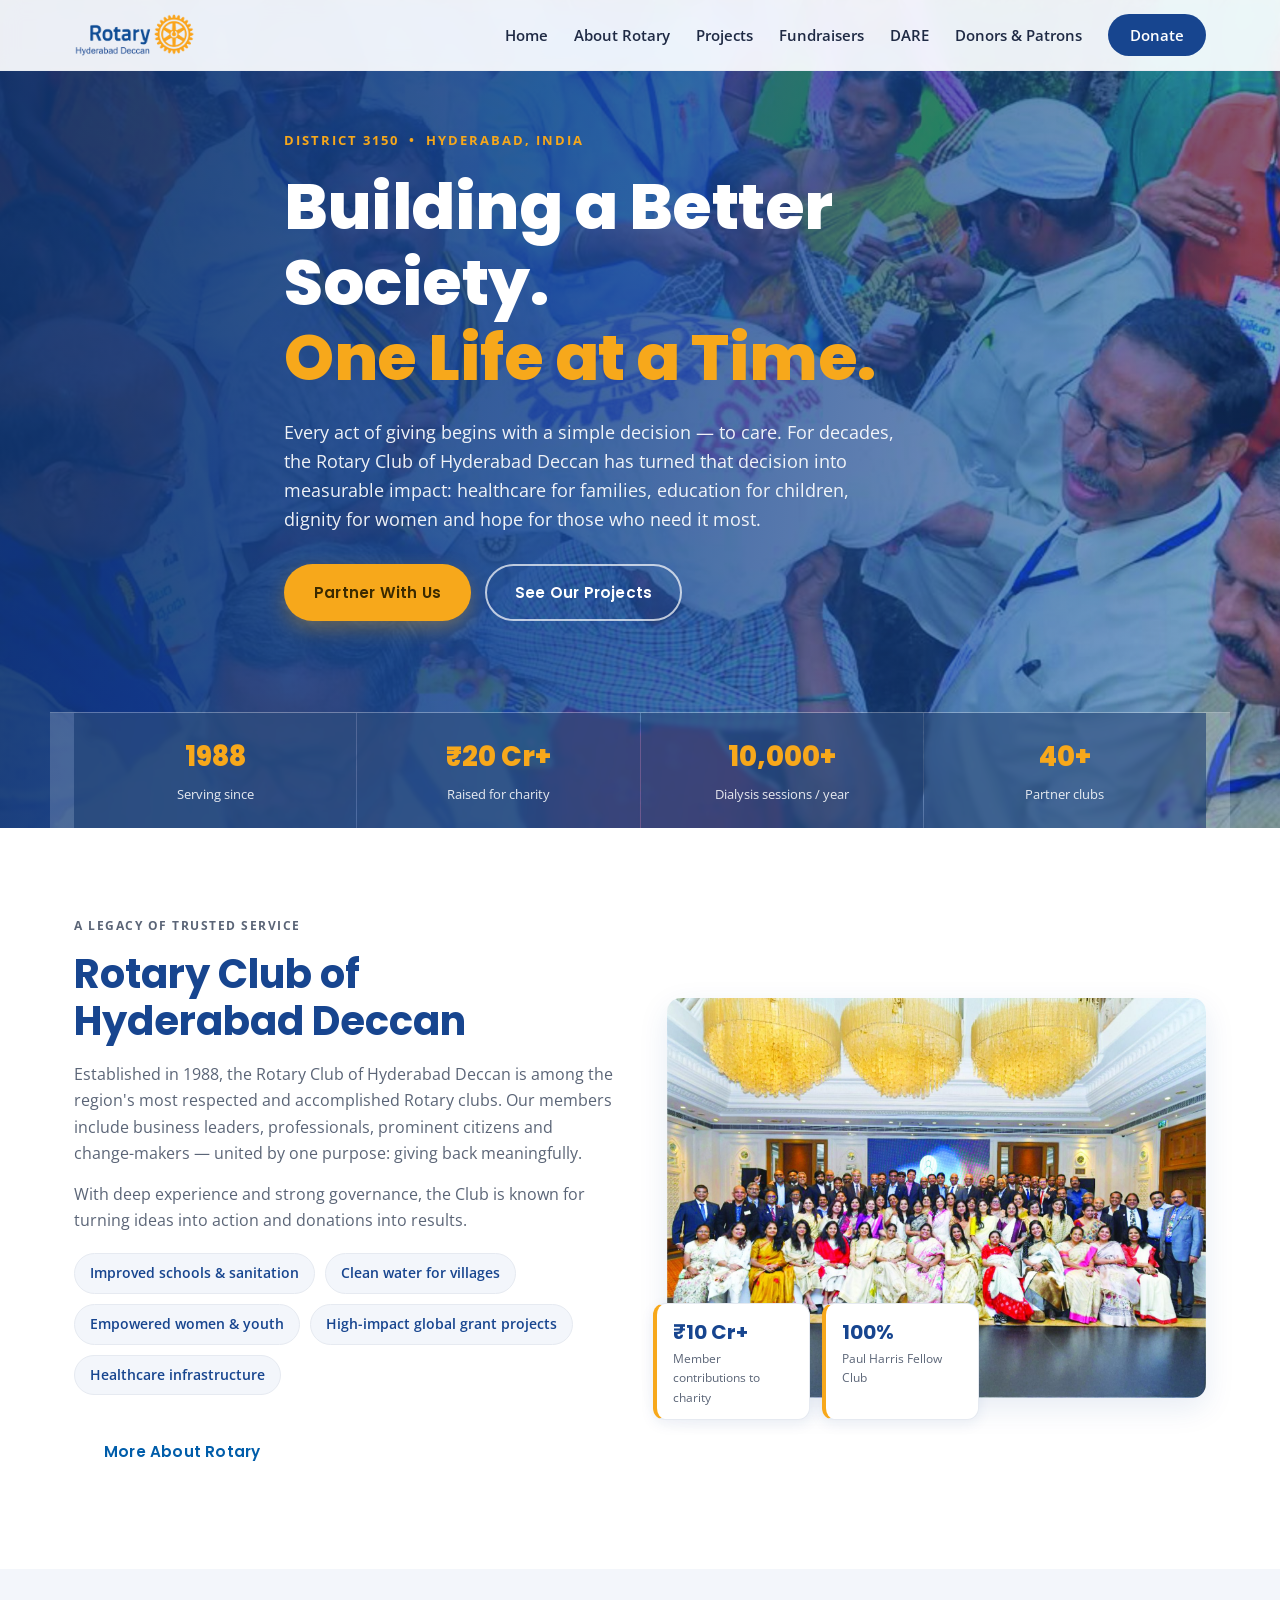
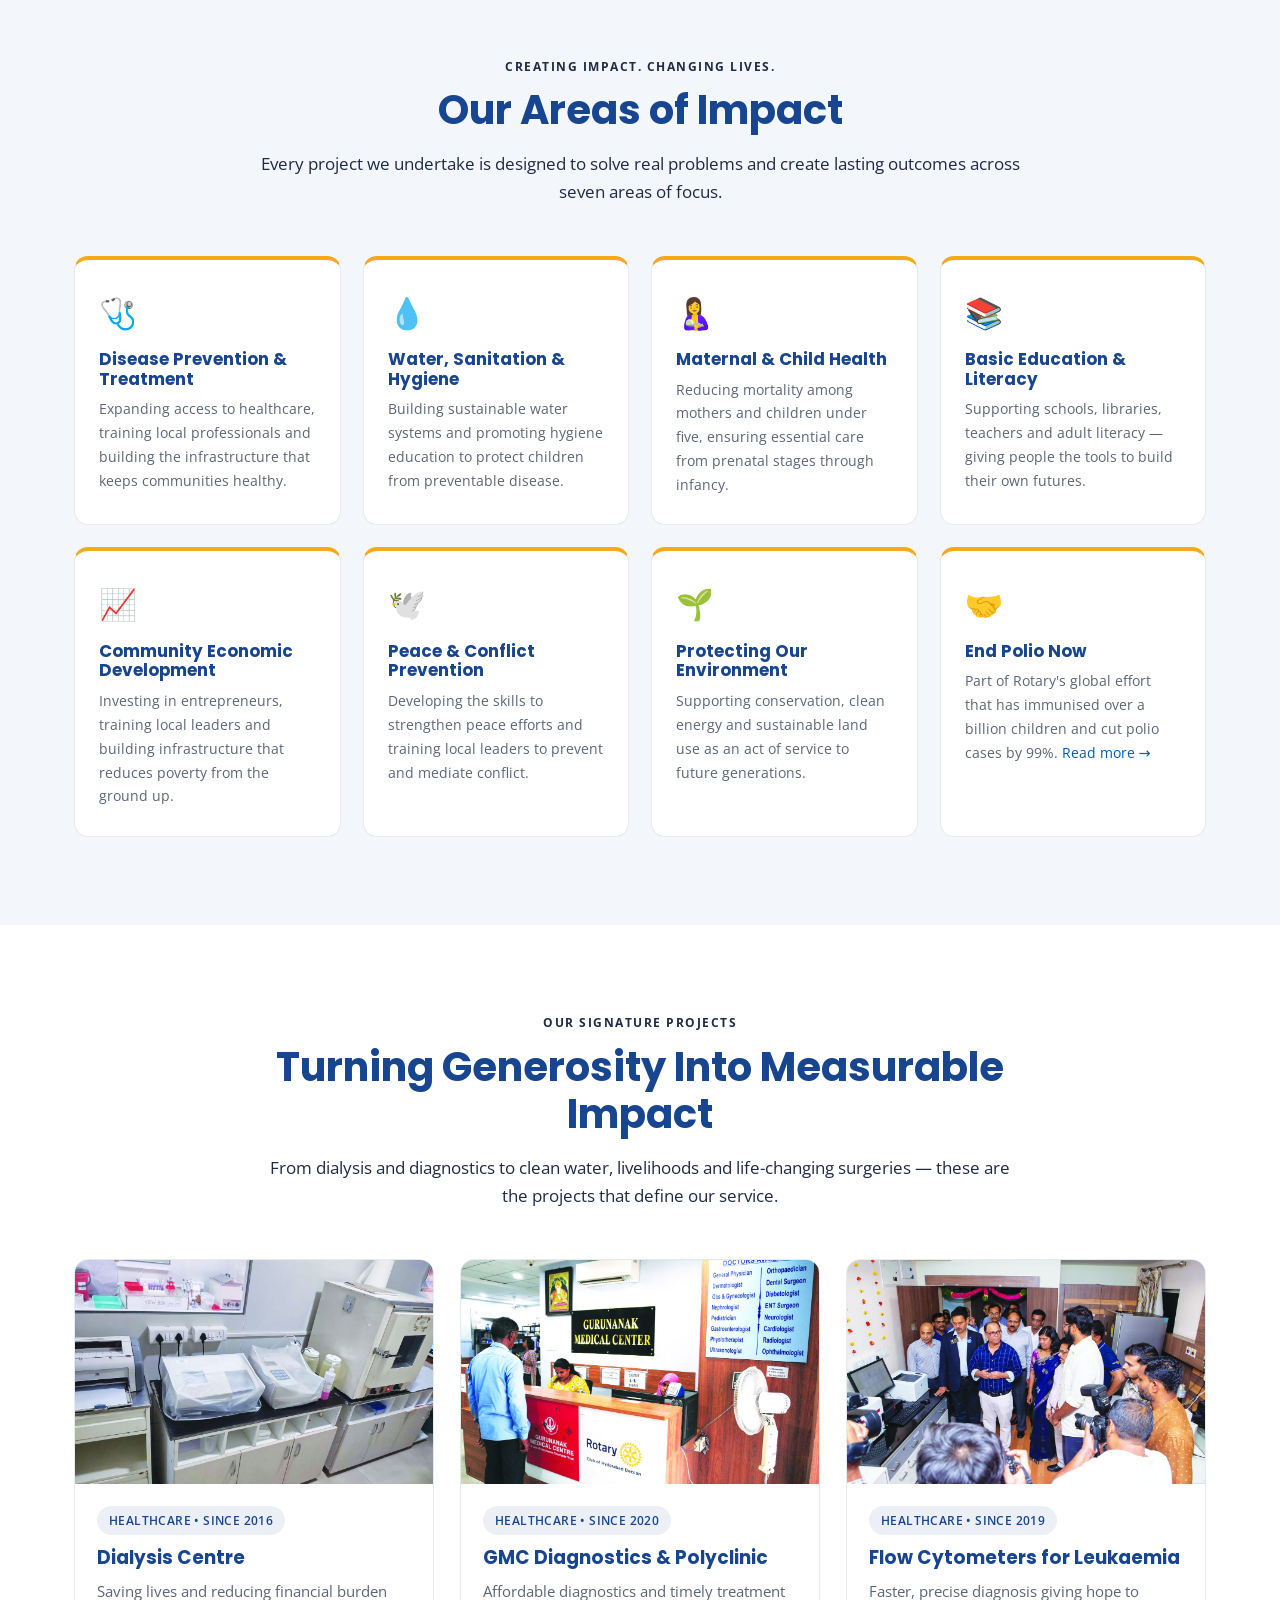
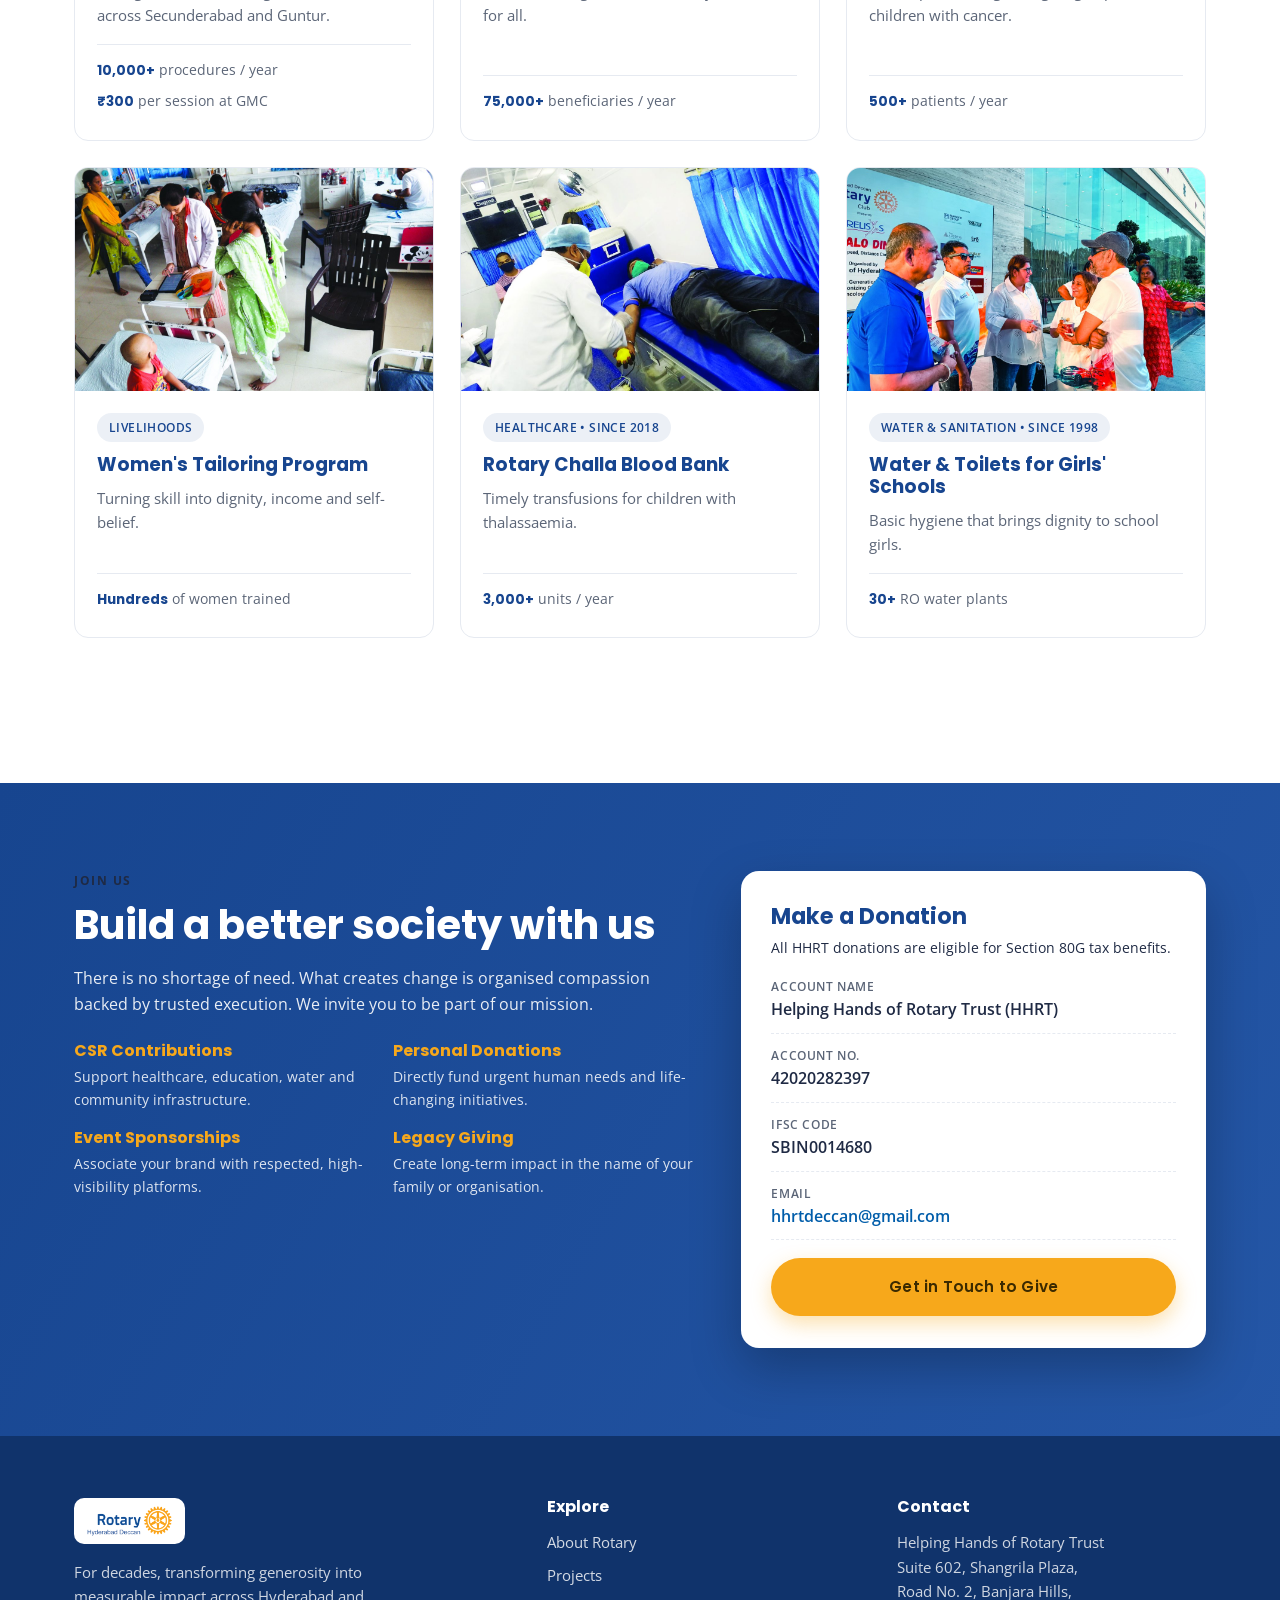
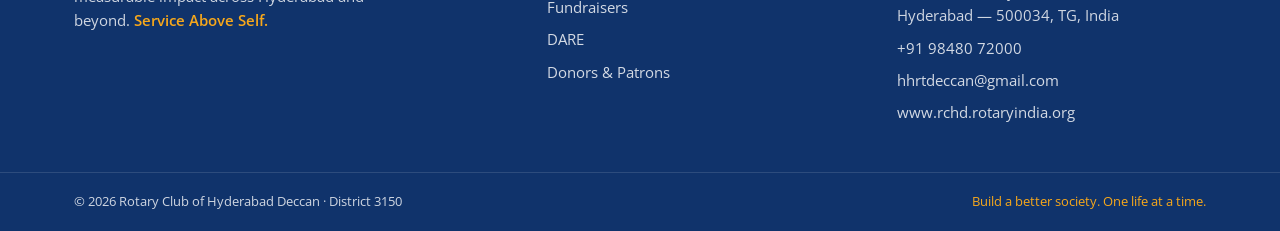
<file: website/index.html>
<!DOCTYPE html>
<html lang="en">
<head>
  <meta charset="UTF-8" />
  <meta name="viewport" content="width=device-width, initial-scale=1.0" />
  <title>Rotary Club of Hyderabad Deccan — Building a Better Society. One Life at a Time.</title>
  <meta name="description" content="Rotary Club of Hyderabad Deccan (District 3150). For decades we have transformed generosity into measurable impact across healthcare, education, water, sanitation and livelihoods in Hyderabad and beyond." />
  <link rel="preconnect" href="https://fonts.googleapis.com" />
  <link rel="preconnect" href="https://fonts.gstatic.com" crossorigin />
  <link href="https://fonts.googleapis.com/css2?family=Open+Sans:wght@400;500;600;700&family=Poppins:wght@500;600;700;800&display=swap" rel="stylesheet" />
  <link rel="icon" type="image/png" href="assets/img/wheel.png" />
  <link rel="stylesheet" href="assets/css/styles.css" />
</head>
<body>

  <!-- ============ HEADER / NAV ============ -->
  <header class="site-header" id="siteHeader">
    <div class="container nav-wrap">
      <a href="index.html" class="brand" aria-label="Rotary Hyderabad Deccan home">
        <img src="assets/img/rchd-logo3.png" alt="District 3150 Rotary Hyderabad Deccan" class="brand-logo" />
      </a>
      <button class="nav-toggle" id="navToggle" aria-label="Toggle navigation" aria-expanded="false">
        <span></span><span></span><span></span>
      </button>
      <nav class="main-nav" id="mainNav">
        <a href="index.html" class="active">Home</a>
        <a href="about.html">About Rotary</a>
        <a href="projects.html">Projects</a>
        <a href="fundraisers.html">Fundraisers</a>
        <a href="dare.html">DARE</a>
        <a href="donors.html">Donors &amp; Patrons</a>
        <a href="donors.html#give" class="nav-cta">Donate</a>
      </nav>
    </div>
  </header>

  <!-- ============ HERO ============ -->
  <section class="hero" id="home">
    <div class="hero-bg" style="background-image:url('assets/images/hero.jpg')"></div>
    <div class="hero-overlay"></div>
    <div class="container hero-inner">
      <p class="hero-eyebrow">District 3150 &nbsp;•&nbsp; Hyderabad, India</p>
      <h1 class="hero-title">Building a Better Society.<br><span>One Life at a Time.</span></h1>
      <p class="hero-lead">Every act of giving begins with a simple decision — to care. For decades, the Rotary Club of Hyderabad Deccan has turned that decision into measurable impact: healthcare for families, education for children, dignity for women and hope for those who need it most.</p>
      <div class="hero-actions">
        <a href="donors.html#give" class="btn btn-gold">Partner With Us</a>
        <a href="projects.html" class="btn btn-ghost">See Our Projects</a>
      </div>
    </div>
    <div class="hero-stats container">
      <div class="hstat"><span class="hstat-num">1988</span><span class="hstat-label">Serving since</span></div>
      <div class="hstat"><span class="hstat-num">₹20 Cr+</span><span class="hstat-label">Raised for charity</span></div>
      <div class="hstat"><span class="hstat-num">10,000+</span><span class="hstat-label">Dialysis sessions / year</span></div>
      <div class="hstat"><span class="hstat-num">40+</span><span class="hstat-label">Partner clubs</span></div>
    </div>
  </section>

  <!-- ============ ABOUT / LEGACY ============ -->
  <section class="section" id="about">
    <div class="container grid-2">
      <div class="reveal">
        <p class="eyebrow">A Legacy of Trusted Service</p>
        <h2 class="section-title">Rotary Club of Hyderabad&nbsp;Deccan</h2>
        <p>Established in 1988, the Rotary Club of Hyderabad Deccan is among the region's most respected and accomplished Rotary clubs. Our members include business leaders, professionals, prominent citizens and change-makers — united by one purpose: giving back meaningfully.</p>
        <p>With deep experience and strong governance, the Club is known for turning ideas into action and donations into results.</p>
        <ul class="pillars">
          <li>Improved schools &amp; sanitation</li>
          <li>Clean water for villages</li>
          <li>Empowered women &amp; youth</li>
          <li>High-impact global grant projects</li>
          <li>Healthcare infrastructure</li>
        </ul>
        <div class="center-cta" style="text-align:left;margin-top:28px">
          <a href="about.html" class="btn btn-outline">More About Rotary</a>
        </div>
      </div>
      <div class="reveal about-media">
        <img src="assets/images/legacy.jpg" alt="Members of the Rotary Club of Hyderabad Deccan" loading="lazy" />
        <div class="about-badges">
          <div class="badge"><strong>₹10 Cr+</strong><span>Member contributions to charity</span></div>
          <div class="badge"><strong>100%</strong><span>Paul Harris Fellow Club</span></div>
        </div>
      </div>
    </div>
  </section>

  <!-- ============ AREAS OF IMPACT ============ -->
  <section class="section section-tint" id="impact">
    <div class="container">
      <div class="section-head reveal">
        <p class="eyebrow">Creating Impact. Changing Lives.</p>
        <h2 class="section-title">Our Areas of Impact</h2>
        <p class="section-intro">Every project we undertake is designed to solve real problems and create lasting outcomes across seven areas of focus.</p>
      </div>
      <div class="impact-grid">
        <article class="impact-card reveal"><div class="impact-ic">🩺</div><h3>Disease Prevention &amp; Treatment</h3><p>Expanding access to healthcare, training local professionals and building the infrastructure that keeps communities healthy.</p></article>
        <article class="impact-card reveal"><div class="impact-ic">💧</div><h3>Water, Sanitation &amp; Hygiene</h3><p>Building sustainable water systems and promoting hygiene education to protect children from preventable disease.</p></article>
        <article class="impact-card reveal"><div class="impact-ic">🤱</div><h3>Maternal &amp; Child Health</h3><p>Reducing mortality among mothers and children under five, ensuring essential care from prenatal stages through infancy.</p></article>
        <article class="impact-card reveal"><div class="impact-ic">📚</div><h3>Basic Education &amp; Literacy</h3><p>Supporting schools, libraries, teachers and adult literacy — giving people the tools to build their own futures.</p></article>
        <article class="impact-card reveal"><div class="impact-ic">📈</div><h3>Community Economic Development</h3><p>Investing in entrepreneurs, training local leaders and building infrastructure that reduces poverty from the ground up.</p></article>
        <article class="impact-card reveal"><div class="impact-ic">🕊️</div><h3>Peace &amp; Conflict Prevention</h3><p>Developing the skills to strengthen peace efforts and training local leaders to prevent and mediate conflict.</p></article>
        <article class="impact-card reveal"><div class="impact-ic">🌱</div><h3>Protecting Our Environment</h3><p>Supporting conservation, clean energy and sustainable land use as an act of service to future generations.</p></article>
        <article class="impact-card reveal impact-card-cta"><div class="impact-ic">🤝</div><h3>End Polio Now</h3><p>Part of Rotary's global effort that has immunised over a billion children and cut polio cases by 99%. <a href="about.html#polio">Read more →</a></p></article>
      </div>
    </div>
  </section>

  <!-- ============ SIGNATURE PROJECTS (PREVIEW) ============ -->
  <section class="section" id="projects">
    <div class="container">
      <div class="section-head reveal">
        <p class="eyebrow">Our Signature Projects</p>
        <h2 class="section-title">Turning Generosity Into Measurable Impact</h2>
        <p class="section-intro">From dialysis and diagnostics to clean water, livelihoods and life-changing surgeries — these are the projects that define our service.</p>
      </div>
      <div class="projects-grid">
        <article class="project-card reveal">
          <div class="project-img"><img src="assets/images/dialysis.jpg" alt="Patients undergoing dialysis at the Secunderabad centre" loading="lazy" /></div>
          <div class="project-body">
            <span class="tag">Healthcare • Since 2016</span>
            <h3>Dialysis Centre</h3>
            <p>Saving lives and reducing financial burden across Secunderabad and Guntur.</p>
            <div class="project-stats"><span><strong>10,000+</strong> procedures / year</span><span><strong>₹300</strong> per session at GMC</span></div>
          </div>
        </article>
        <article class="project-card reveal">
          <div class="project-img"><img src="assets/images/diagnostics.jpg" alt="GMC Diagnostics Centre and Polyclinic" loading="lazy" /></div>
          <div class="project-body">
            <span class="tag">Healthcare • Since 2020</span>
            <h3>GMC Diagnostics &amp; Polyclinic</h3>
            <p>Affordable diagnostics and timely treatment for all.</p>
            <div class="project-stats"><span><strong>75,000+</strong> beneficiaries / year</span></div>
          </div>
        </article>
        <article class="project-card reveal">
          <div class="project-img"><img src="assets/images/cytometer.jpg" alt="Flow cytometer for childhood leukaemia diagnosis" loading="lazy" /></div>
          <div class="project-body">
            <span class="tag">Healthcare • Since 2019</span>
            <h3>Flow Cytometers for Leukaemia</h3>
            <p>Faster, precise diagnosis giving hope to children with cancer.</p>
            <div class="project-stats"><span><strong>500+</strong> patients / year</span></div>
          </div>
        </article>
        <article class="project-card reveal">
          <div class="project-img"><img src="assets/images/tailoring.jpg" alt="Women's tailoring and livelihood program" loading="lazy" /></div>
          <div class="project-body">
            <span class="tag">Livelihoods</span>
            <h3>Women's Tailoring Program</h3>
            <p>Turning skill into dignity, income and self-belief.</p>
            <div class="project-stats"><span><strong>Hundreds</strong> of women trained</span></div>
          </div>
        </article>
        <article class="project-card reveal">
          <div class="project-img"><img src="assets/images/bloodbank.jpg" alt="Rotary Challa Blood Bank donation drive" loading="lazy" /></div>
          <div class="project-body">
            <span class="tag">Healthcare • Since 2018</span>
            <h3>Rotary Challa Blood Bank</h3>
            <p>Timely transfusions for children with thalassaemia.</p>
            <div class="project-stats"><span><strong>3,000+</strong> units / year</span></div>
          </div>
        </article>
        <article class="project-card reveal">
          <div class="project-img"><img src="assets/images/water-schools.jpg" alt="Water and sanitation facilities for girls' schools" loading="lazy" /></div>
          <div class="project-body">
            <span class="tag">Water &amp; Sanitation • Since 1998</span>
            <h3>Water &amp; Toilets for Girls' Schools</h3>
            <p>Basic hygiene that brings dignity to school girls.</p>
            <div class="project-stats"><span><strong>30+</strong> RO water plants</span></div>
          </div>
        </article>
      </div>
      <div class="center-cta reveal"><a href="projects.html" class="btn btn-blue">View All Projects</a></div>
    </div>
  </section>

  <!-- ============ JOIN US ============ -->
  <section class="section join" id="join">
    <div class="container join-inner">
      <div class="reveal">
        <p class="eyebrow eyebrow-light">Join Us</p>
        <h2 class="section-title light">Build a better society with us</h2>
        <p class="light-text">There is no shortage of need. What creates change is organised compassion backed by trusted execution. We invite you to be part of our mission.</p>
        <div class="ways">
          <div class="way"><h4>CSR Contributions</h4><p>Support healthcare, education, water and community infrastructure.</p></div>
          <div class="way"><h4>Personal Donations</h4><p>Directly fund urgent human needs and life-changing initiatives.</p></div>
          <div class="way"><h4>Event Sponsorships</h4><p>Associate your brand with respected, high-visibility platforms.</p></div>
          <div class="way"><h4>Legacy Giving</h4><p>Create long-term impact in the name of your family or organisation.</p></div>
        </div>
      </div>
      <aside class="donate-card reveal">
        <h3>Make a Donation</h3>
        <p class="donate-sub">All HHRT donations are eligible for Section 80G tax benefits.</p>
        <dl class="donate-details">
          <div><dt>Account Name</dt><dd>Helping Hands of Rotary Trust (HHRT)</dd></div>
          <div><dt>Account No.</dt><dd>42020282397</dd></div>
          <div><dt>IFSC Code</dt><dd>SBIN0014680</dd></div>
          <div><dt>Email</dt><dd><a href="mailto:hhrtdeccan@gmail.com">hhrtdeccan@gmail.com</a></dd></div>
        </dl>
        <a href="mailto:hhrtdeccan@gmail.com?subject=I%20want%20to%20support%20Rotary%20Hyderabad%20Deccan" class="btn btn-gold btn-block">Get in Touch to Give</a>
      </aside>
    </div>
  </section>

  <!-- ============ FOOTER ============ -->
  <footer class="site-footer" id="contact">
    <div class="container footer-grid">
      <div class="footer-brand">
        <img src="assets/img/rchd-logo3.png" alt="Rotary Hyderabad Deccan" class="footer-logo" />
        <p>For decades, transforming generosity into measurable impact across Hyderabad and beyond. <em>Service Above Self.</em></p>
      </div>
      <div class="footer-col">
        <h4>Explore</h4>
        <p><a href="about.html">About Rotary</a></p>
        <p><a href="projects.html">Projects</a></p>
        <p><a href="fundraisers.html">Fundraisers</a></p>
        <p><a href="dare.html">DARE</a></p>
        <p><a href="donors.html">Donors &amp; Patrons</a></p>
      </div>
      <div class="footer-col">
        <h4>Contact</h4>
        <p>Helping Hands of Rotary Trust<br>Suite 602, Shangrila Plaza,<br>Road No. 2, Banjara Hills,<br>Hyderabad — 500034, TG, India</p>
        <p><a href="tel:+919848072000">+91 98480 72000</a></p>
        <p><a href="mailto:hhrtdeccan@gmail.com">hhrtdeccan@gmail.com</a></p>
        <p><a href="https://www.rchd.rotaryindia.org" target="_blank" rel="noopener">www.rchd.rotaryindia.org</a></p>
      </div>
    </div>
    <div class="footer-bar">
      <div class="container footer-bar-inner">
        <span>© <span id="year"></span> Rotary Club of Hyderabad Deccan · District 3150</span>
        <span class="footer-tag">Build a better society. One life at a time.</span>
      </div>
    </div>
  </footer>

  <a href="#home" class="to-top" id="toTop" aria-label="Back to top">↑</a>
  <script src="assets/js/main.js"></script>
</body>
</html>
</file>
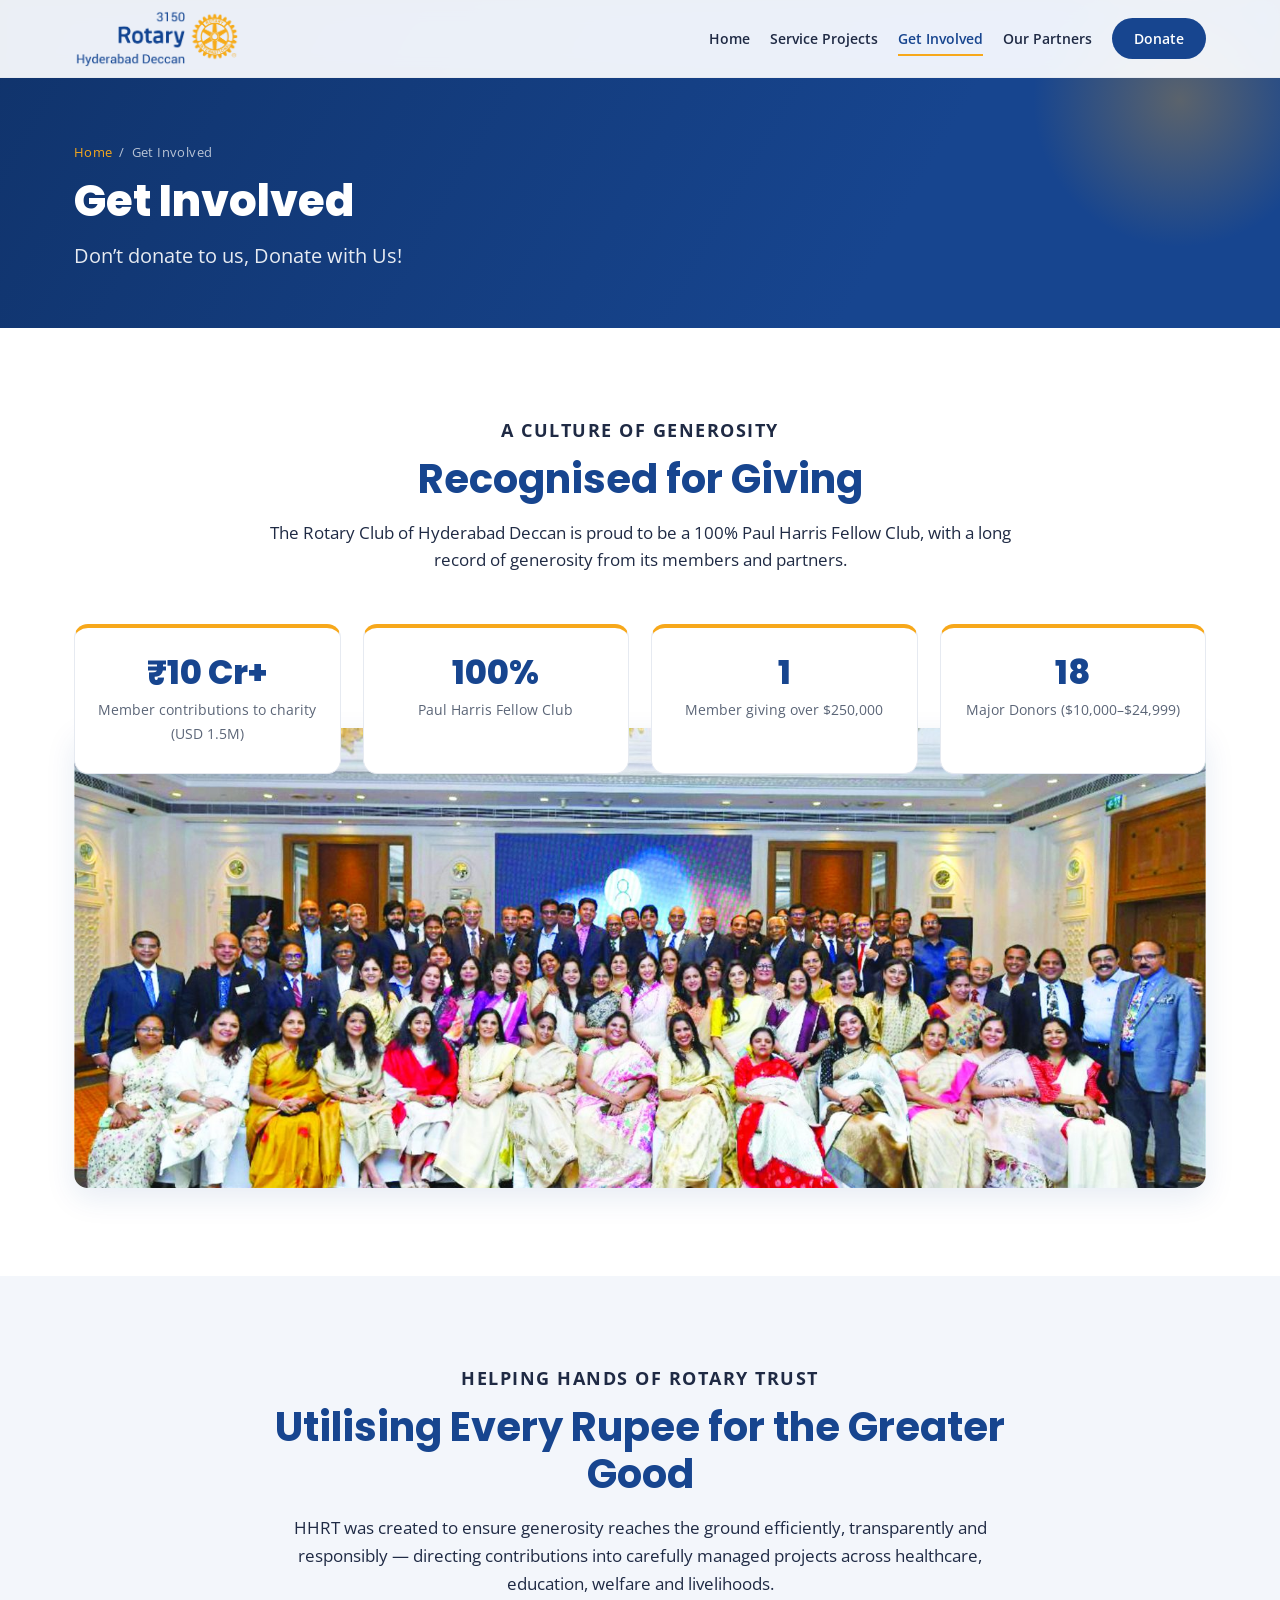
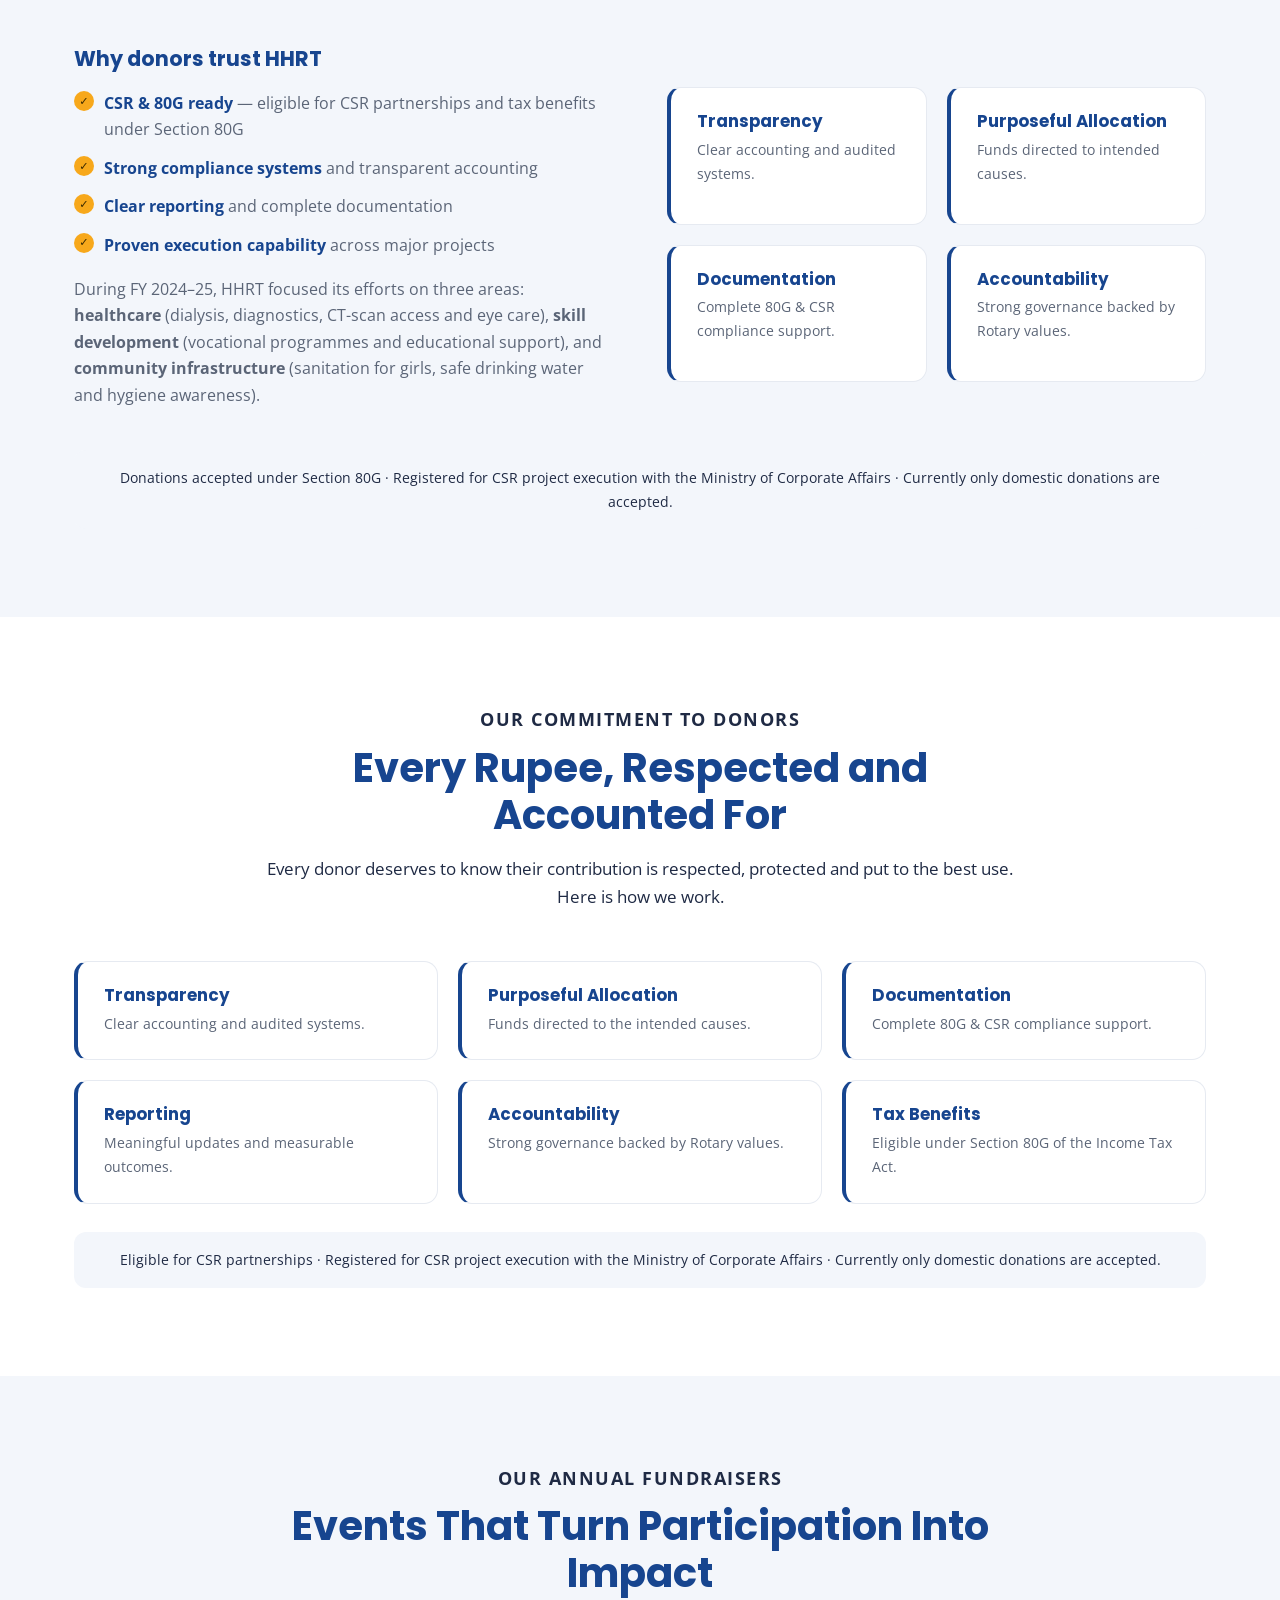
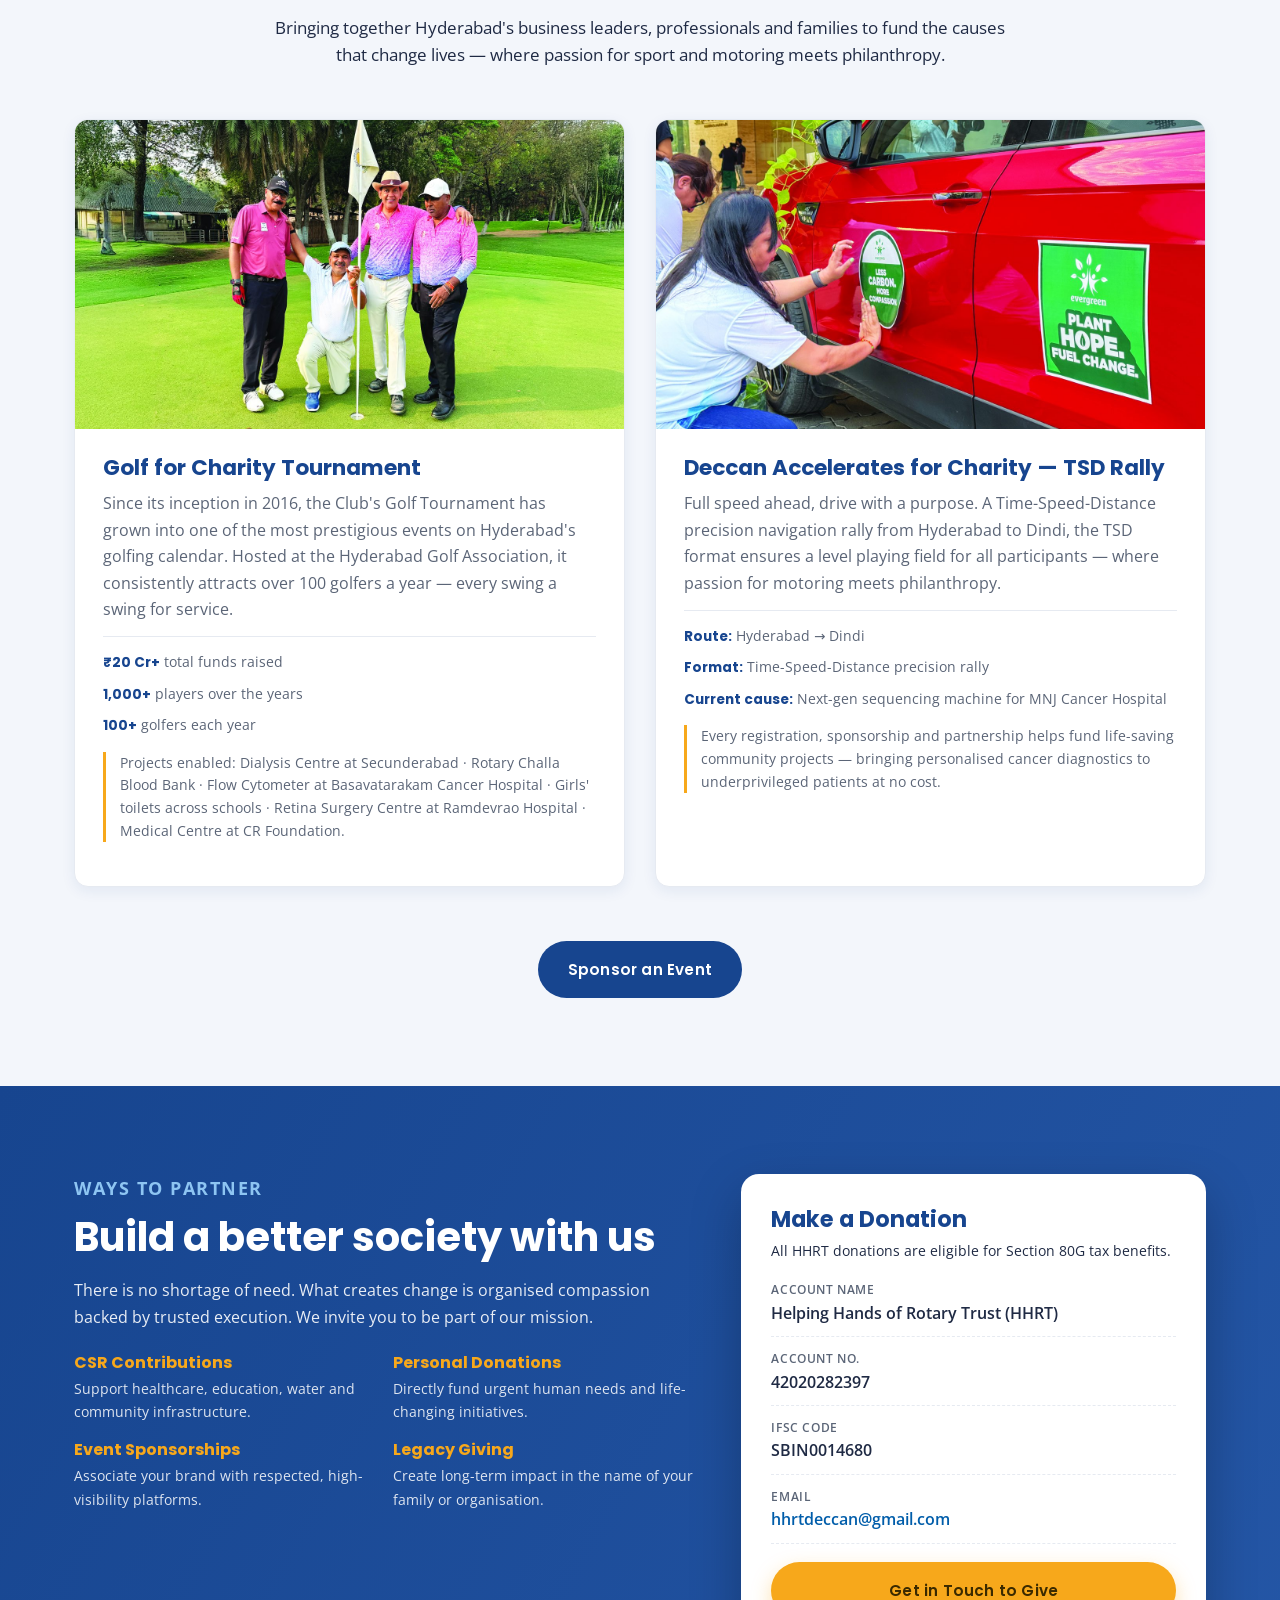
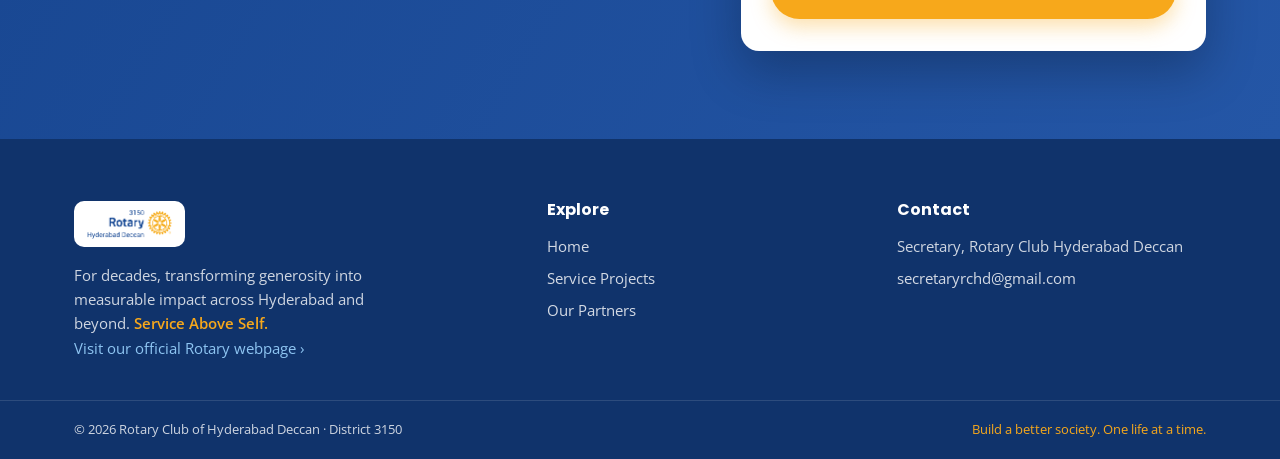
<file: donors.html>
<!DOCTYPE html>
<html lang="en">
<head>
  <meta charset="UTF-8" />
  <meta name="viewport" content="width=device-width, initial-scale=1.0" />
  <title>Get Involved — Rotary Club of Hyderabad Deccan</title>
  <meta name="description" content="The companies, philanthropists and institutions whose generosity powers the work of the Rotary Club of Hyderabad Deccan — plus how to give." />
  <link rel="preconnect" href="https://fonts.googleapis.com" />
  <link rel="preconnect" href="https://fonts.gstatic.com" crossorigin />
  <link href="https://fonts.googleapis.com/css2?family=Open+Sans:wght@400;500;600;700&family=Poppins:wght@500;600;700;800&display=swap" rel="stylesheet" />
  <link rel="icon" type="image/png" href="assets/img/wheel.png" />
  <link rel="stylesheet" href="assets/css/styles.css?v=2" />
</head>
<body>

  <header class="site-header" id="siteHeader">
    <div class="container nav-wrap">
      <a href="index.html" class="brand"><img src="assets/img/rchd-logo4.png" alt="District 3150 Rotary Hyderabad Deccan" class="brand-logo" /></a>
      <button class="nav-toggle" id="navToggle" aria-label="Toggle navigation" aria-expanded="false"><span></span><span></span><span></span></button>
      <nav class="main-nav" id="mainNav">
        <a href="index.html">Home</a>
        <a href="projects.html">Service Projects</a>
        <a href="donors.html" class="active">Get Involved</a>
        <a href="partners.html">Our Partners</a>
        <a href="donors.html#give" class="nav-cta">Donate</a>
      </nav>
    </div>
  </header>

  <section class="page-hero">
    <div class="container">
      <p class="crumbs"><a href="index.html">Home</a> &nbsp;/&nbsp; Get Involved</p>
      <h1>Get Involved</h1>
      <p>Don’t donate to us, Donate with Us!</p>
    </div>
  </section>

  <!-- RECOGNITION TIERS -->
  <section class="section">
    <div class="container">
      <div class="section-head reveal">
        <p class="eyebrow">A Culture of Generosity</p>
        <h2 class="section-title">Recognised for Giving</h2>
        <p class="section-intro">The Rotary Club of Hyderabad Deccan is proud to be a 100% Paul Harris Fellow Club, with a long record of generosity from its members and partners.</p>
      </div>
      <div class="tiers tiers-overlap reveal">
        <div class="tier"><div class="tier-num">₹10 Cr+</div><div class="tier-label">Member contributions to charity (USD 1.5M)</div></div>
        <div class="tier"><div class="tier-num">100%</div><div class="tier-label">Paul Harris Fellow Club</div></div>
        <div class="tier"><div class="tier-num">1</div><div class="tier-label">Member giving over $250,000</div></div>
        <div class="tier"><div class="tier-num">18</div><div class="tier-label">Major Donors ($10,000–$24,999)</div></div>
      </div>
      <img class="section-photo reveal" src="assets/images/legacy.jpg" alt="Members of the Rotary Club of Hyderabad Deccan" loading="lazy" />
    </div>
  </section>

  <!-- HHRT -->
  <section class="section section-tint" id="hhrt">
    <div class="container">
      <div class="section-head reveal">
        <p class="eyebrow">Helping Hands of Rotary Trust</p>
        <h2 class="section-title">Utilising Every Rupee for the Greater Good</h2>
        <p class="section-intro">HHRT was created to ensure generosity reaches the ground efficiently, transparently and responsibly — directing contributions into carefully managed projects across healthcare, education, welfare and livelihoods.</p>
      </div>
      <div class="grid-2">
        <div class="reveal">
          <h3 style="font-size:1.3rem;margin-bottom:12px">Why donors trust HHRT</h3>
          <ul class="feature-list">
            <li><strong>CSR &amp; 80G ready</strong> — eligible for CSR partnerships and tax benefits under Section 80G</li>
            <li><strong>Strong compliance systems</strong> and transparent accounting</li>
            <li><strong>Clear reporting</strong> and complete documentation</li>
            <li><strong>Proven execution capability</strong> across major projects</li>
          </ul>
          <p style="margin-top:18px">During FY 2024–25, HHRT focused its efforts on three areas: <strong>healthcare</strong> (dialysis, diagnostics, CT-scan access and eye care), <strong>skill development</strong> (vocational programmes and educational support), and <strong>community infrastructure</strong> (sanitation for girls, safe drinking water and hygiene awareness).</p>
        </div>
        <div class="reveal">
          <div class="trust-grid" style="grid-template-columns:1fr 1fr">
            <div class="trust-card"><h4>Transparency</h4><p>Clear accounting and audited systems.</p></div>
            <div class="trust-card"><h4>Purposeful Allocation</h4><p>Funds directed to intended causes.</p></div>
            <div class="trust-card"><h4>Documentation</h4><p>Complete 80G &amp; CSR compliance support.</p></div>
            <div class="trust-card"><h4>Accountability</h4><p>Strong governance backed by Rotary values.</p></div>
          </div>
        </div>
      </div>
      <p class="trust-note reveal">Donations accepted under Section 80G · Registered for CSR project execution with the Ministry of Corporate Affairs · Currently only domestic donations are accepted.</p>
    </div>
  </section>

  <!-- TRANSPARENCY -->
  <section class="section" id="commitment">
    <div class="container">
      <div class="section-head reveal">
        <p class="eyebrow">Our Commitment to Donors</p>
        <h2 class="section-title">Every Rupee, Respected and Accounted For</h2>
        <p class="section-intro">Every donor deserves to know their contribution is respected, protected and put to the best use. Here is how we work.</p>
      </div>
      <div class="trust-grid reveal">
        <div class="trust-card"><h4>Transparency</h4><p>Clear accounting and audited systems.</p></div>
        <div class="trust-card"><h4>Purposeful Allocation</h4><p>Funds directed to the intended causes.</p></div>
        <div class="trust-card"><h4>Documentation</h4><p>Complete 80G &amp; CSR compliance support.</p></div>
        <div class="trust-card"><h4>Reporting</h4><p>Meaningful updates and measurable outcomes.</p></div>
        <div class="trust-card"><h4>Accountability</h4><p>Strong governance backed by Rotary values.</p></div>
        <div class="trust-card"><h4>Tax Benefits</h4><p>Eligible under Section 80G of the Income Tax Act.</p></div>
      </div>
      <p class="trust-note reveal">Eligible for CSR partnerships · Registered for CSR project execution with the Ministry of Corporate Affairs · Currently only domestic donations are accepted.</p>
    </div>
  </section>

  <!-- FUNDRAISERS -->
  <section class="section section-tint" id="fundraisers">
    <div class="container">
      <div class="section-head reveal">
        <p class="eyebrow">Our Annual Fundraisers</p>
        <h2 class="section-title">Events That Turn Participation Into Impact</h2>
        <p class="section-intro">Bringing together Hyderabad's business leaders, professionals and families to fund the causes that change lives — where passion for sport and motoring meets philanthropy.</p>
      </div>
      <div class="events-grid">
        <article class="event-card reveal">
          <div class="event-img"><img src="assets/images/golf.jpg" alt="Rotary Golf for Charity tournament" loading="lazy" /></div>
          <div class="event-body">
            <h3>Golf for Charity Tournament</h3>
            <p>Since its inception in 2016, the Club's Golf Tournament has grown into one of the most prestigious events on Hyderabad's golfing calendar. Hosted at the Hyderabad Golf Association, it consistently attracts over 100 golfers a year — every swing a swing for service.</p>
            <div class="project-stats">
              <span><strong>₹20 Cr+</strong> total funds raised</span>
              <span><strong>1,000+</strong> players over the years</span>
              <span><strong>100+</strong> golfers each year</span>
            </div>
            <p class="event-note">Projects enabled: Dialysis Centre at Secunderabad · Rotary Challa Blood Bank · Flow Cytometer at Basavatarakam Cancer Hospital · Girls' toilets across schools · Retina Surgery Centre at Ramdevrao Hospital · Medical Centre at CR Foundation.</p>
          </div>
        </article>

        <article class="event-card reveal">
          <div class="event-img"><img src="assets/images/carrally.jpg" alt="Deccan Accelerates for Charity TSD car rally" loading="lazy" /></div>
          <div class="event-body">
            <h3>Deccan Accelerates for Charity — TSD Rally</h3>
            <p>Full speed ahead, drive with a purpose. A Time-Speed-Distance precision navigation rally from Hyderabad to Dindi, the TSD format ensures a level playing field for all participants — where passion for motoring meets philanthropy.</p>
            <div class="project-stats">
              <span><strong>Route:</strong> Hyderabad → Dindi</span>
              <span><strong>Format:</strong> Time-Speed-Distance precision rally</span>
              <span><strong>Current cause:</strong> Next-gen sequencing machine for MNJ Cancer Hospital</span>
            </div>
            <p class="event-note">Every registration, sponsorship and partnership helps fund life-saving community projects — bringing personalised cancer diagnostics to underprivileged patients at no cost.</p>
          </div>
        </article>
      </div>

      <div class="center-cta reveal" style="margin-top:54px">
        <a href="donors.html#give" class="btn btn-blue">Sponsor an Event</a>
      </div>
    </div>
  </section>

  <!-- GIVE -->
  <section class="section join" id="give">
    <div class="container join-inner">
      <div class="reveal">
        <p class="eyebrow eyebrow-light">Ways to Partner</p>
        <h2 class="section-title light">Build a better society with us</h2>
        <p class="light-text">There is no shortage of need. What creates change is organised compassion backed by trusted execution. We invite you to be part of our mission.</p>
        <div class="ways">
          <div class="way"><h4>CSR Contributions</h4><p>Support healthcare, education, water and community infrastructure.</p></div>
          <div class="way"><h4>Personal Donations</h4><p>Directly fund urgent human needs and life-changing initiatives.</p></div>
          <div class="way"><h4>Event Sponsorships</h4><p>Associate your brand with respected, high-visibility platforms.</p></div>
          <div class="way"><h4>Legacy Giving</h4><p>Create long-term impact in the name of your family or organisation.</p></div>
        </div>
      </div>
      <aside class="donate-card reveal">
        <h3>Make a Donation</h3>
        <p class="donate-sub">All HHRT donations are eligible for Section 80G tax benefits.</p>
        <dl class="donate-details">
          <div><dt>Account Name</dt><dd>Helping Hands of Rotary Trust (HHRT)</dd></div>
          <div><dt>Account No.</dt><dd>42020282397</dd></div>
          <div><dt>IFSC Code</dt><dd>SBIN0014680</dd></div>
          <div><dt>Email</dt><dd><a href="mailto:hhrtdeccan@gmail.com">hhrtdeccan@gmail.com</a></dd></div>
        </dl>
        <a href="mailto:hhrtdeccan@gmail.com?subject=I%20want%20to%20support%20Rotary%20Hyderabad%20Deccan" class="btn btn-gold btn-block">Get in Touch to Give</a>
      </aside>
    </div>
  </section>

  <footer class="site-footer">
    <div class="container footer-grid">
      <div class="footer-brand">
        <img src="assets/img/rchd-logo4.png" alt="Rotary Hyderabad Deccan" class="footer-logo" />
        <p>For decades, transforming generosity into measurable impact across Hyderabad and beyond. <em>Service Above Self.</em></p>
        <p><a href="https://rchd.rotaryindia.org/" target="_blank" rel="noopener">Visit our official Rotary webpage &rsaquo;</a></p>
      </div>
      <div class="footer-col">
        <h4>Explore</h4>
        <p><a href="index.html">Home</a></p>
        <p><a href="projects.html">Service Projects</a></p>
        <p><a href="partners.html">Our Partners</a></p>
      </div>
      <div class="footer-col">
        <h4>Contact</h4>
        <p>Secretary, Rotary Club Hyderabad Deccan</p>
        <p><a href="mailto:secretaryrchd@gmail.com">secretaryrchd@gmail.com</a></p>
      </div>
    </div>
    <div class="footer-bar">
      <div class="container footer-bar-inner">
        <span>© <span id="year"></span> Rotary Club of Hyderabad Deccan · District 3150</span>
        <span class="footer-tag">Build a better society. One life at a time.</span>
      </div>
    </div>
  </footer>

  <a href="#" class="to-top" id="toTop" aria-label="Back to top">↑</a>
  <script src="assets/js/main.js"></script>
</body>
</html>
</file>
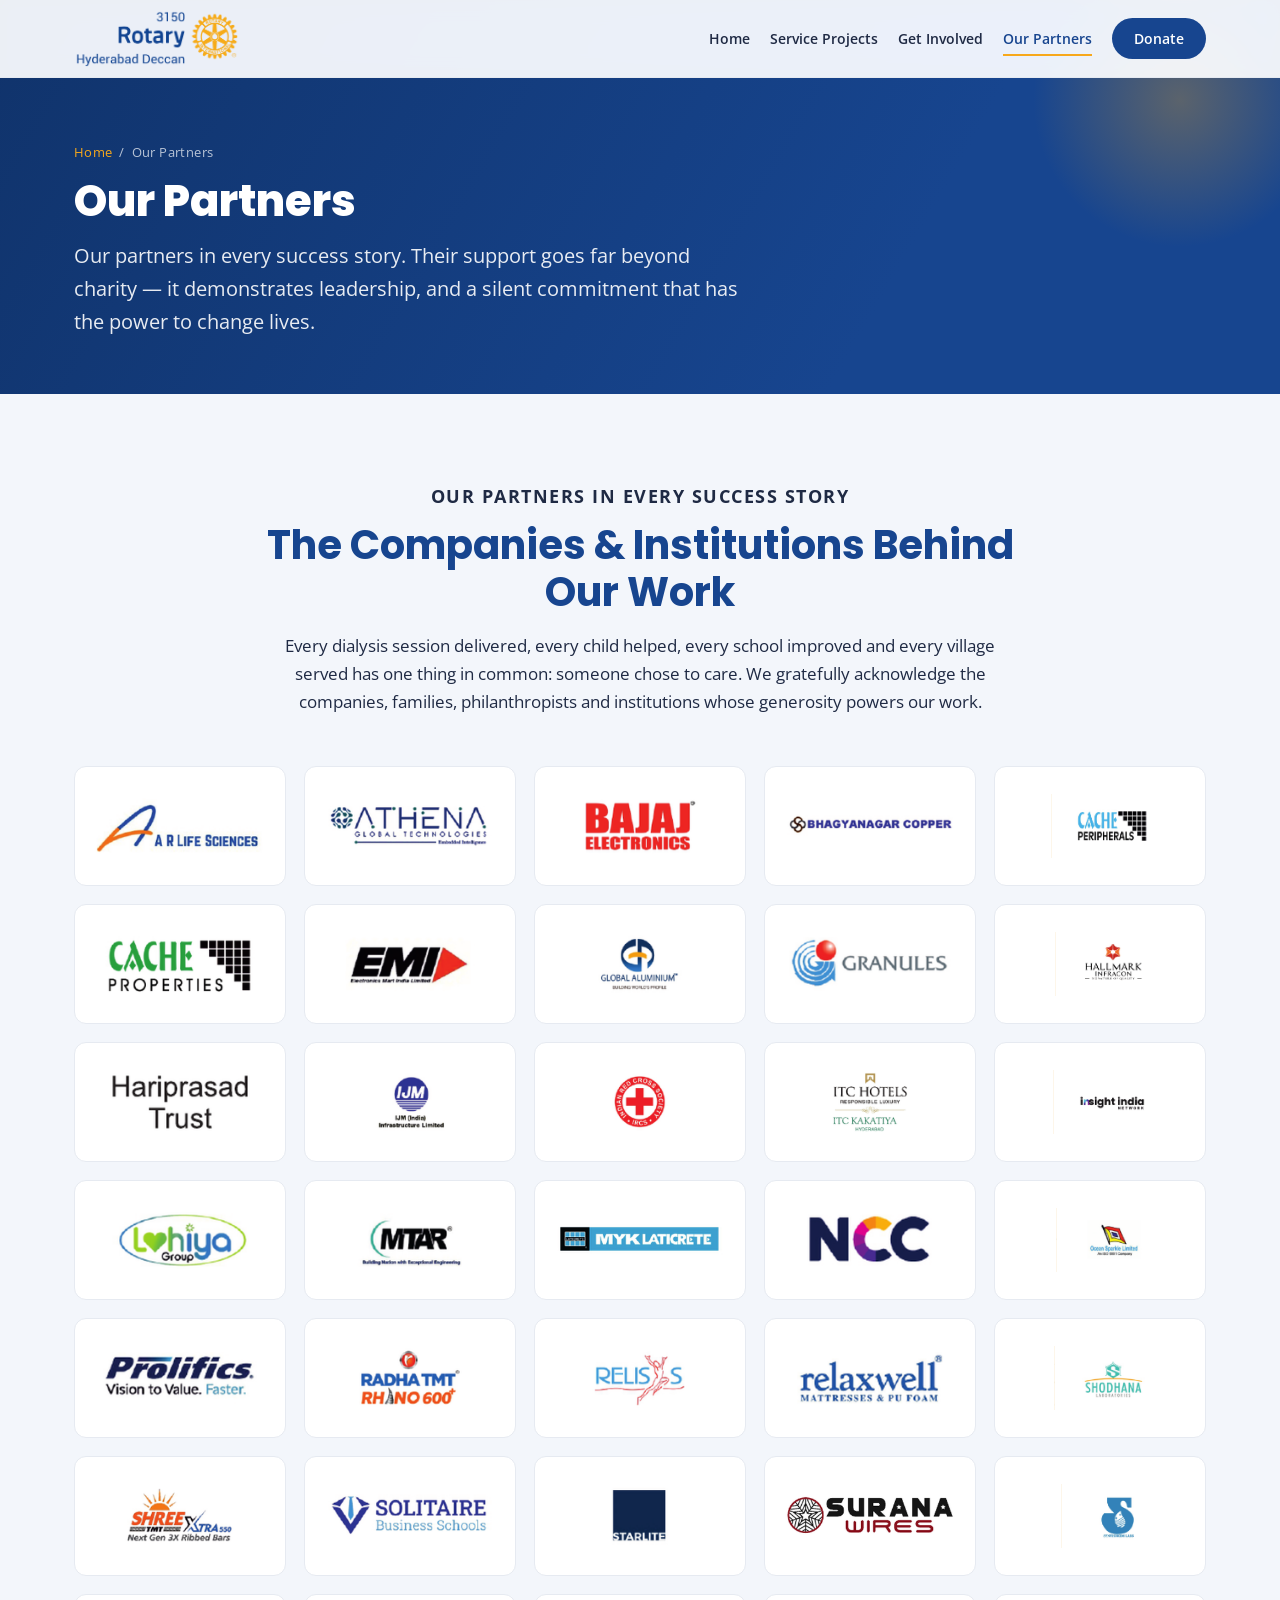
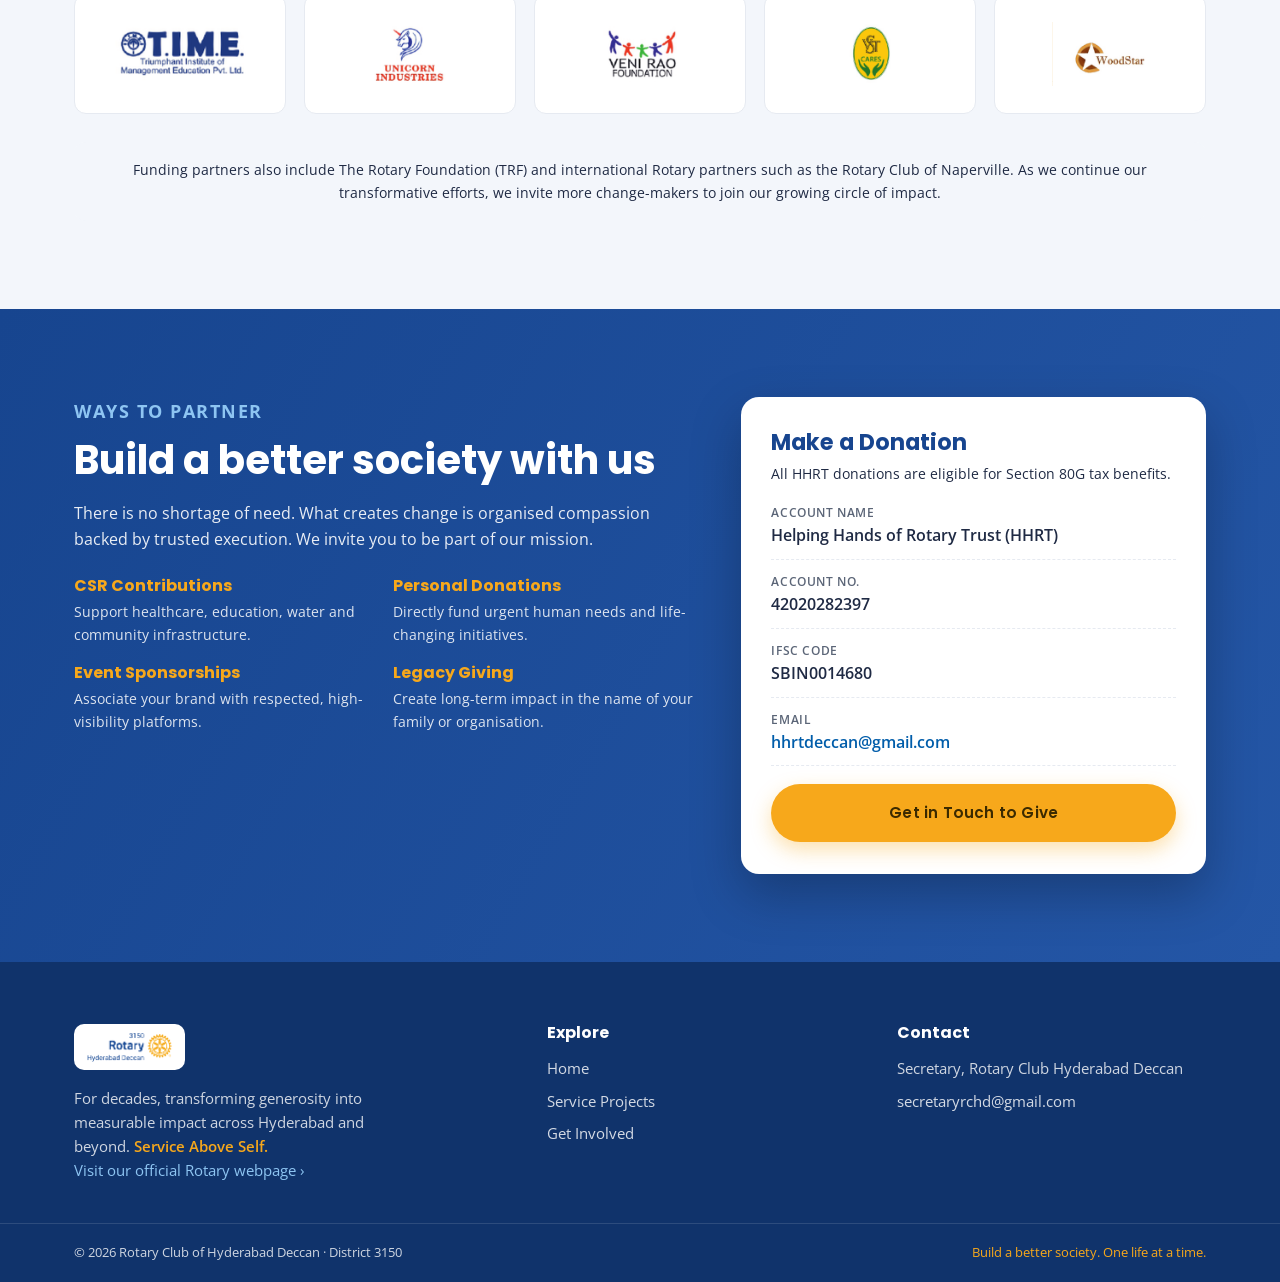
<file: partners.html>
<!DOCTYPE html>
<html lang="en">
<head>
  <meta charset="UTF-8" />
  <meta name="viewport" content="width=device-width, initial-scale=1.0" />
  <title>Our Partners — Rotary Club of Hyderabad Deccan</title>
  <meta name="description" content="The companies, philanthropists and institutions whose generosity powers the work of the Rotary Club of Hyderabad Deccan — plus how to give." />
  <link rel="preconnect" href="https://fonts.googleapis.com" />
  <link rel="preconnect" href="https://fonts.gstatic.com" crossorigin />
  <link href="https://fonts.googleapis.com/css2?family=Open+Sans:wght@400;500;600;700&family=Poppins:wght@500;600;700;800&display=swap" rel="stylesheet" />
  <link rel="icon" type="image/png" href="assets/img/wheel.png" />
  <link rel="stylesheet" href="assets/css/styles.css?v=2" />
</head>
<body>

  <header class="site-header" id="siteHeader">
    <div class="container nav-wrap">
      <a href="index.html" class="brand"><img src="assets/img/rchd-logo4.png" alt="District 3150 Rotary Hyderabad Deccan" class="brand-logo" /></a>
      <button class="nav-toggle" id="navToggle" aria-label="Toggle navigation" aria-expanded="false"><span></span><span></span><span></span></button>
      <nav class="main-nav" id="mainNav">
        <a href="index.html">Home</a>
        <a href="projects.html">Service Projects</a>
        <a href="donors.html">Get Involved</a>
        <a href="partners.html" class="active">Our Partners</a>
        <a href="donors.html#give" class="nav-cta">Donate</a>
      </nav>
    </div>
  </header>

  <section class="page-hero">
    <div class="container">
      <p class="crumbs"><a href="index.html">Home</a> &nbsp;/&nbsp; Our Partners</p>
      <h1>Our Partners</h1>
      <p>Our partners in every success story. Their support goes far beyond charity — it demonstrates leadership, and a silent commitment that has the power to change lives.</p>
    </div>
  </section>

  <!-- LOGO WALL -->
  <section class="section section-tint" id="partners">
    <div class="container">
      <div class="section-head reveal">
        <p class="eyebrow">Our Partners in Every Success Story</p>
        <h2 class="section-title">The Companies &amp; Institutions Behind Our Work</h2>
        <p class="section-intro">Every dialysis session delivered, every child helped, every school improved and every village served has one thing in common: someone chose to care. We gratefully acknowledge the companies, families, philanthropists and institutions whose generosity powers our work.</p>
      </div>
      <div class="logo-wall reveal">
        <div class="logo-cell"><img src="assets/logos/a-r-life-sciences.png" alt="A R Life Sciences" loading="lazy" /></div>
        <div class="logo-cell"><img src="assets/logos/athena.png" alt="Athena Global Technologies" loading="lazy" /></div>
        <div class="logo-cell"><img src="assets/logos/bajaj-electronics.png" alt="Bajaj Electronics" loading="lazy" /></div>
        <div class="logo-cell"><img src="assets/logos/bhagyanagar-copper.png" alt="Bhagyanagar Copper" loading="lazy" /></div>
        <div class="logo-cell"><img src="assets/logos/cache-peripherals.png" alt="Cache Peripherals" loading="lazy" /></div>
        <div class="logo-cell"><img src="assets/logos/cache-properties.png" alt="Cache Properties" loading="lazy" /></div>
        <div class="logo-cell"><img src="assets/logos/emi.png" alt="EMI" loading="lazy" /></div>
        <div class="logo-cell"><img src="assets/logos/global-aluminium.png" alt="Global Aluminium" loading="lazy" /></div>
        <div class="logo-cell"><img src="assets/logos/granules.png" alt="Granules India" loading="lazy" /></div>
        <div class="logo-cell"><img src="assets/logos/hallmark-infracon.png" alt="Hallmark Infracon" loading="lazy" /></div>
        <div class="logo-cell"><img src="assets/logos/hariprasad-trust.png" alt="Hariprasad Trust" loading="lazy" /></div>
        <div class="logo-cell"><img src="assets/logos/hetero.png" alt="Donor &amp; partner" loading="lazy" /></div>
        <div class="logo-cell"><img src="assets/logos/indian-red-cross.png" alt="Indian Red Cross Society" loading="lazy" /></div>
        <div class="logo-cell"><img src="assets/logos/itc-hotels.png" alt="ITC Hotels" loading="lazy" /></div>
        <div class="logo-cell"><img src="assets/logos/insight-india.png" alt="Insight India Network" loading="lazy" /></div>
        <div class="logo-cell"><img src="assets/logos/lohiya-group.png" alt="Lohiya Group" loading="lazy" /></div>
        <div class="logo-cell"><img src="assets/logos/mtar.png" alt="MTAR Technologies" loading="lazy" /></div>
        <div class="logo-cell"><img src="assets/logos/myk-laticrete.png" alt="MYK Laticrete" loading="lazy" /></div>
        <div class="logo-cell"><img src="assets/logos/ncc.png" alt="NCC Limited" loading="lazy" /></div>
        <div class="logo-cell"><img src="assets/logos/ocean-sparkle.png" alt="Ocean Sparkle Limited" loading="lazy" /></div>
        <div class="logo-cell"><img src="assets/logos/prolifics.png" alt="Prolifics" loading="lazy" /></div>
        <div class="logo-cell"><img src="assets/logos/radha-tmt.png" alt="Radha TMT Rhino 600" loading="lazy" /></div>
        <div class="logo-cell"><img src="assets/logos/relisys.png" alt="Relisys" loading="lazy" /></div>
        <div class="logo-cell"><img src="assets/logos/relaxwell.png" alt="Relaxwell Mattresses &amp; Sofa" loading="lazy" /></div>
        <div class="logo-cell"><img src="assets/logos/shodhana.png" alt="Shodhana Laboratories" loading="lazy" /></div>
        <div class="logo-cell"><img src="assets/logos/shree-steel.png" alt="Shree Steel" loading="lazy" /></div>
        <div class="logo-cell"><img src="assets/logos/solitaire.png" alt="Solitaire Group" loading="lazy" /></div>
        <div class="logo-cell"><img src="assets/logos/starlite.png" alt="Starlite" loading="lazy" /></div>
        <div class="logo-cell"><img src="assets/logos/surana-wires.png" alt="Surana Wires" loading="lazy" /></div>
        <div class="logo-cell"><img src="assets/logos/aqua.png" alt="Donor &amp; partner" loading="lazy" /></div>
        <div class="logo-cell"><img src="assets/logos/time.png" alt="T.I.M.E." loading="lazy" /></div>
        <div class="logo-cell"><img src="assets/logos/unicorn-industries.png" alt="Unicorn Industries" loading="lazy" /></div>
        <div class="logo-cell"><img src="assets/logos/veni-rao-foundation.png" alt="Veni Rao Foundation" loading="lazy" /></div>
        <div class="logo-cell"><img src="assets/logos/vst.png" alt="VST Industries" loading="lazy" /></div>
        <div class="logo-cell"><img src="assets/logos/woodstar.png" alt="WoodStar" loading="lazy" /></div>
      </div>
      <p class="trust-note reveal">Funding partners also include The Rotary Foundation (TRF) and international Rotary partners such as the Rotary Club of Naperville. As we continue our transformative efforts, we invite more change-makers to join our growing circle of impact.</p>
    </div>
  </section>

  <!-- GIVE -->
  <section class="section join" id="give">
    <div class="container join-inner">
      <div class="reveal">
        <p class="eyebrow eyebrow-light">Ways to Partner</p>
        <h2 class="section-title light">Build a better society with us</h2>
        <p class="light-text">There is no shortage of need. What creates change is organised compassion backed by trusted execution. We invite you to be part of our mission.</p>
        <div class="ways">
          <div class="way"><h4>CSR Contributions</h4><p>Support healthcare, education, water and community infrastructure.</p></div>
          <div class="way"><h4>Personal Donations</h4><p>Directly fund urgent human needs and life-changing initiatives.</p></div>
          <div class="way"><h4>Event Sponsorships</h4><p>Associate your brand with respected, high-visibility platforms.</p></div>
          <div class="way"><h4>Legacy Giving</h4><p>Create long-term impact in the name of your family or organisation.</p></div>
        </div>
      </div>
      <aside class="donate-card reveal">
        <h3>Make a Donation</h3>
        <p class="donate-sub">All HHRT donations are eligible for Section 80G tax benefits.</p>
        <dl class="donate-details">
          <div><dt>Account Name</dt><dd>Helping Hands of Rotary Trust (HHRT)</dd></div>
          <div><dt>Account No.</dt><dd>42020282397</dd></div>
          <div><dt>IFSC Code</dt><dd>SBIN0014680</dd></div>
          <div><dt>Email</dt><dd><a href="mailto:hhrtdeccan@gmail.com">hhrtdeccan@gmail.com</a></dd></div>
        </dl>
        <a href="mailto:hhrtdeccan@gmail.com?subject=I%20want%20to%20support%20Rotary%20Hyderabad%20Deccan" class="btn btn-gold btn-block">Get in Touch to Give</a>
      </aside>
    </div>
  </section>

  <footer class="site-footer">
    <div class="container footer-grid">
      <div class="footer-brand">
        <img src="assets/img/rchd-logo4.png" alt="Rotary Hyderabad Deccan" class="footer-logo" />
        <p>For decades, transforming generosity into measurable impact across Hyderabad and beyond. <em>Service Above Self.</em></p>
        <p><a href="https://rchd.rotaryindia.org/" target="_blank" rel="noopener">Visit our official Rotary webpage &rsaquo;</a></p>
      </div>
      <div class="footer-col">
        <h4>Explore</h4>
        <p><a href="index.html">Home</a></p>
        <p><a href="projects.html">Service Projects</a></p>
        <p><a href="donors.html">Get Involved</a></p>
      </div>
      <div class="footer-col">
        <h4>Contact</h4>
        <p>Secretary, Rotary Club Hyderabad Deccan</p>
        <p><a href="mailto:secretaryrchd@gmail.com">secretaryrchd@gmail.com</a></p>
      </div>
    </div>
    <div class="footer-bar">
      <div class="container footer-bar-inner">
        <span>© <span id="year"></span> Rotary Club of Hyderabad Deccan · District 3150</span>
        <span class="footer-tag">Build a better society. One life at a time.</span>
      </div>
    </div>
  </footer>

  <a href="#" class="to-top" id="toTop" aria-label="Back to top">↑</a>
  <script src="assets/js/main.js"></script>
</body>
</html>
</file>
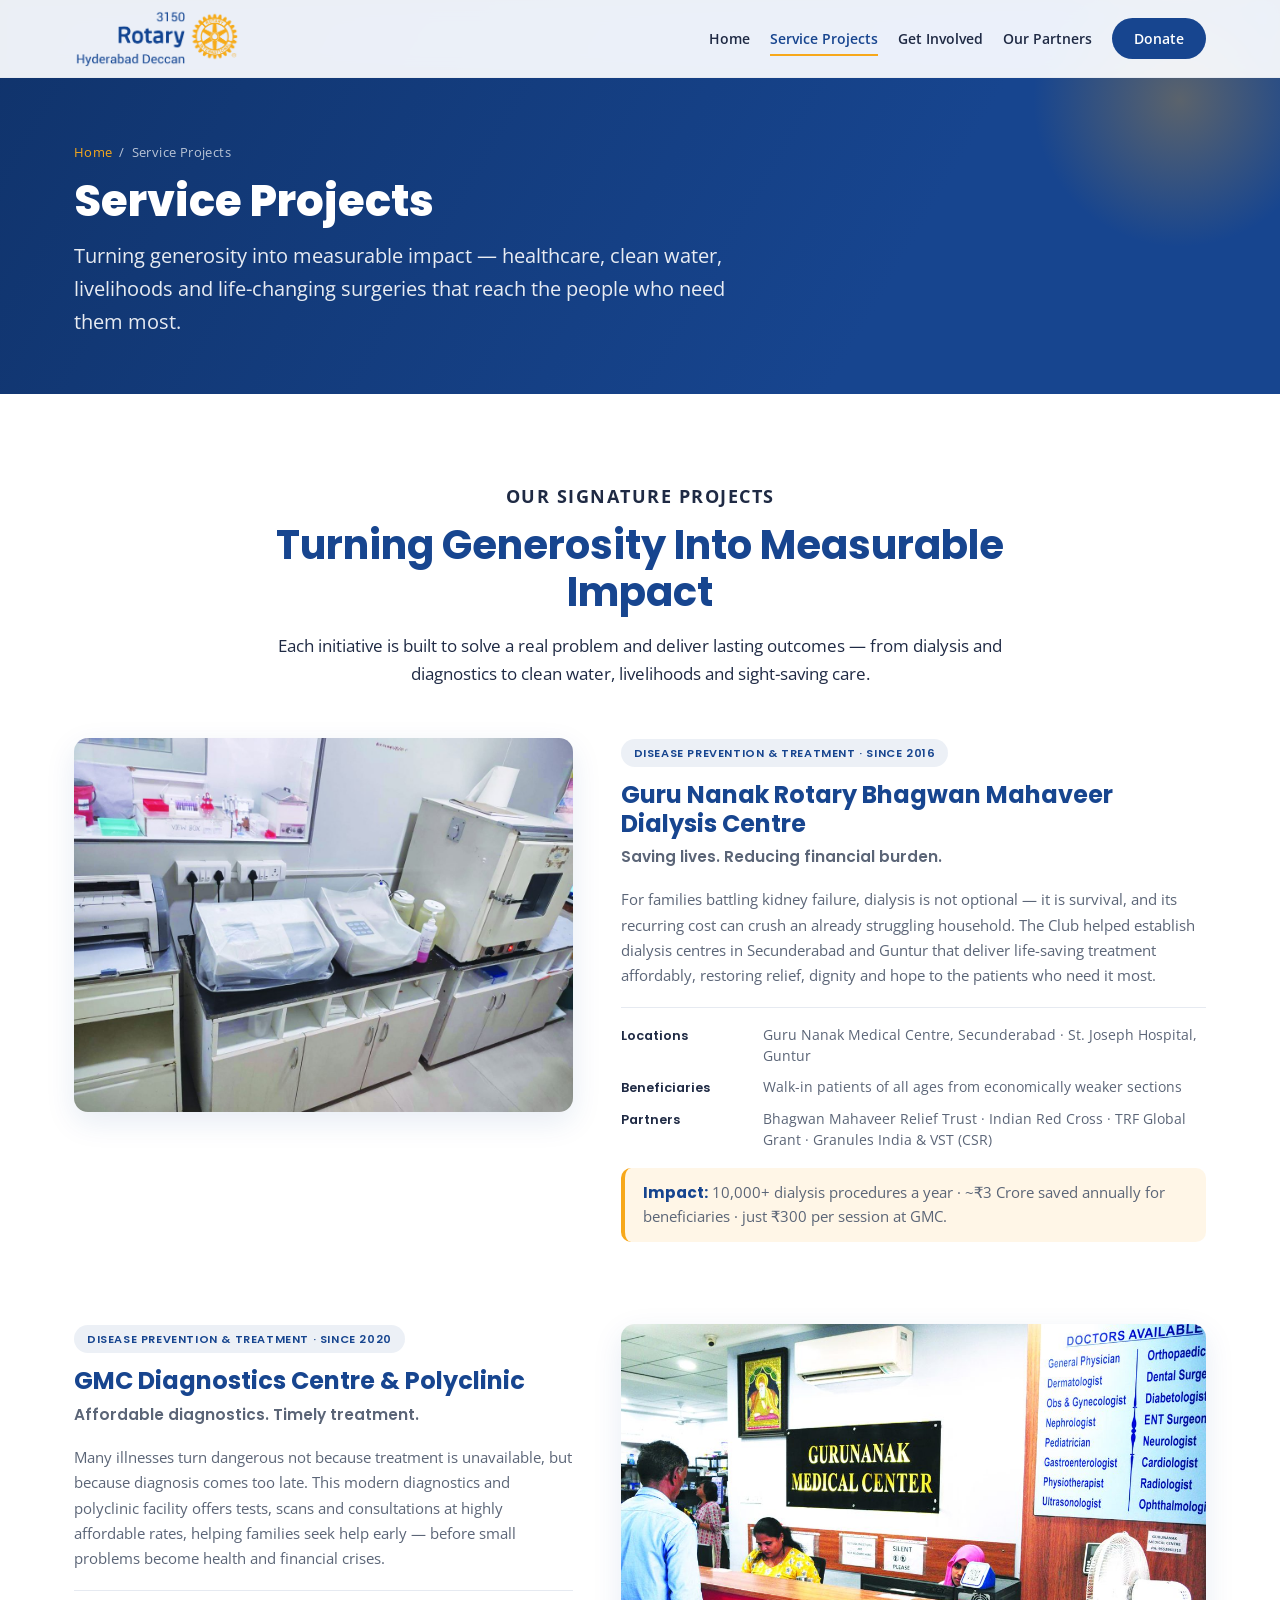
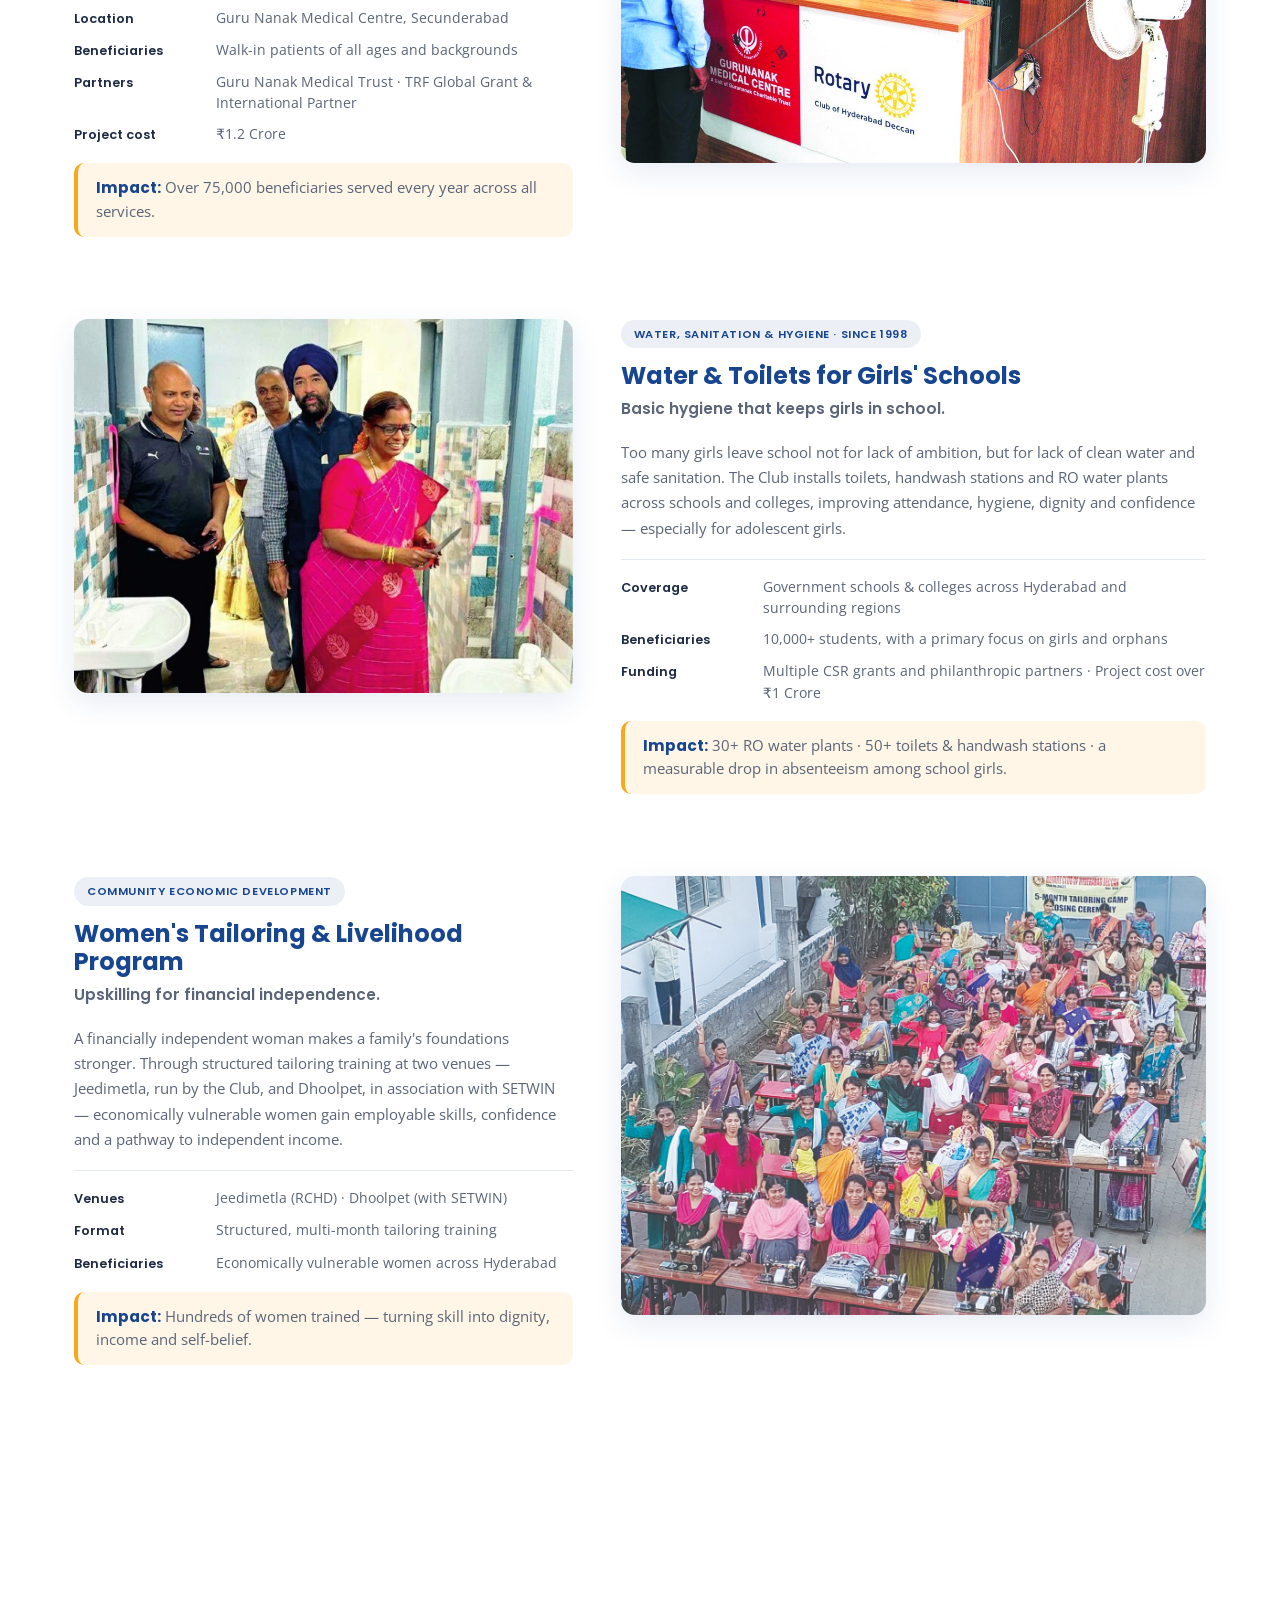
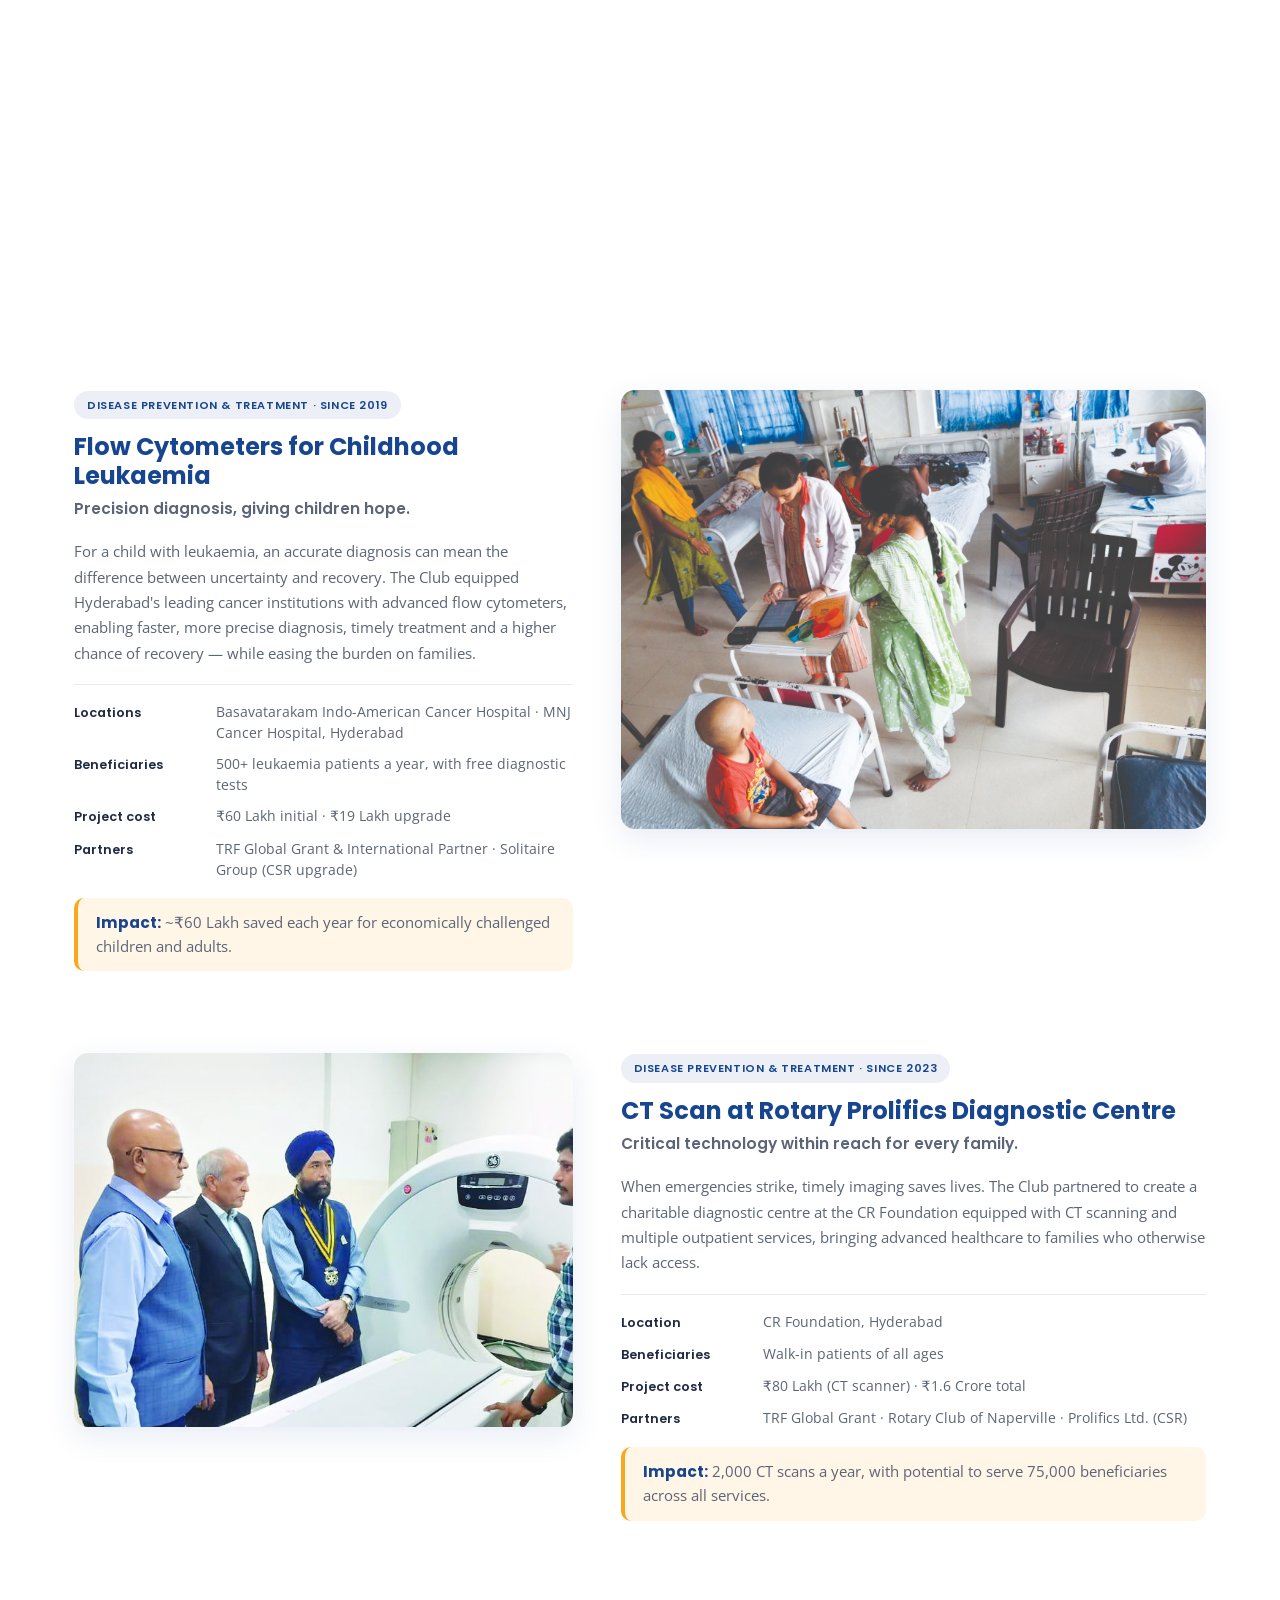
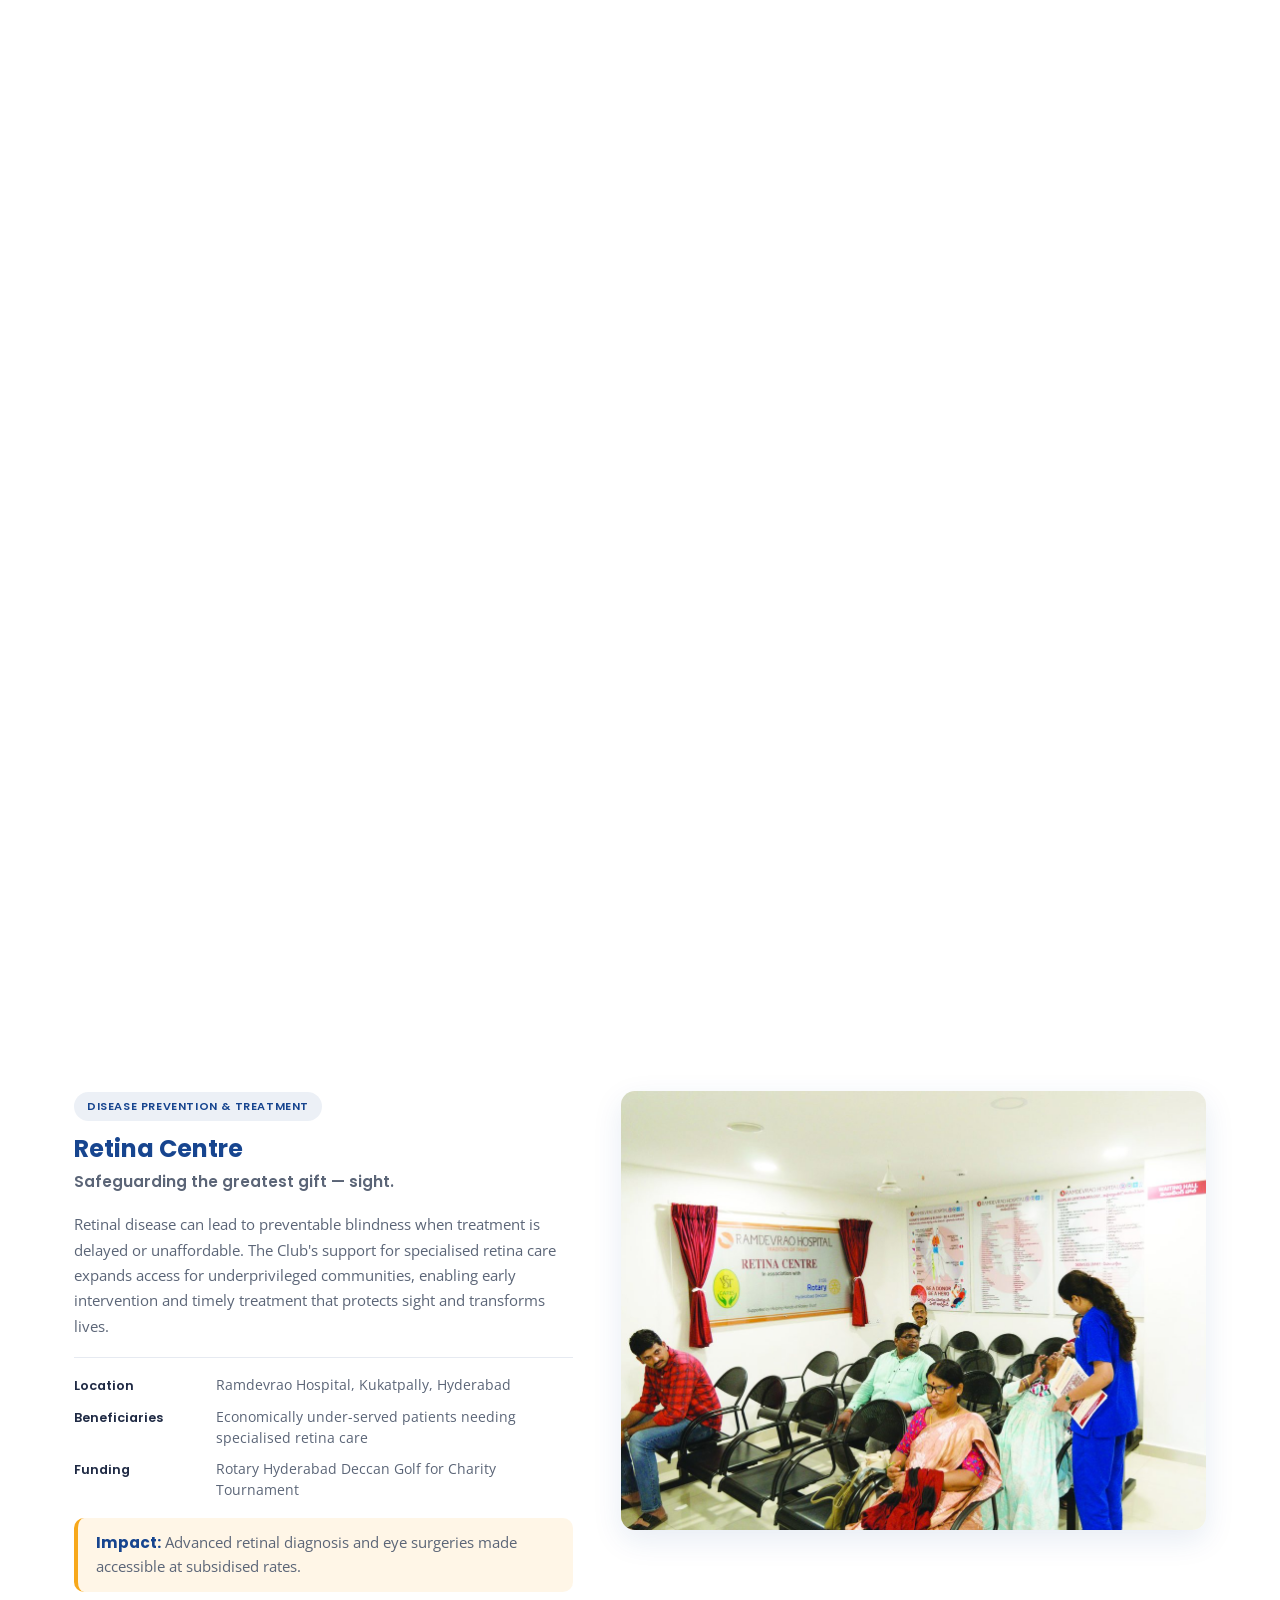
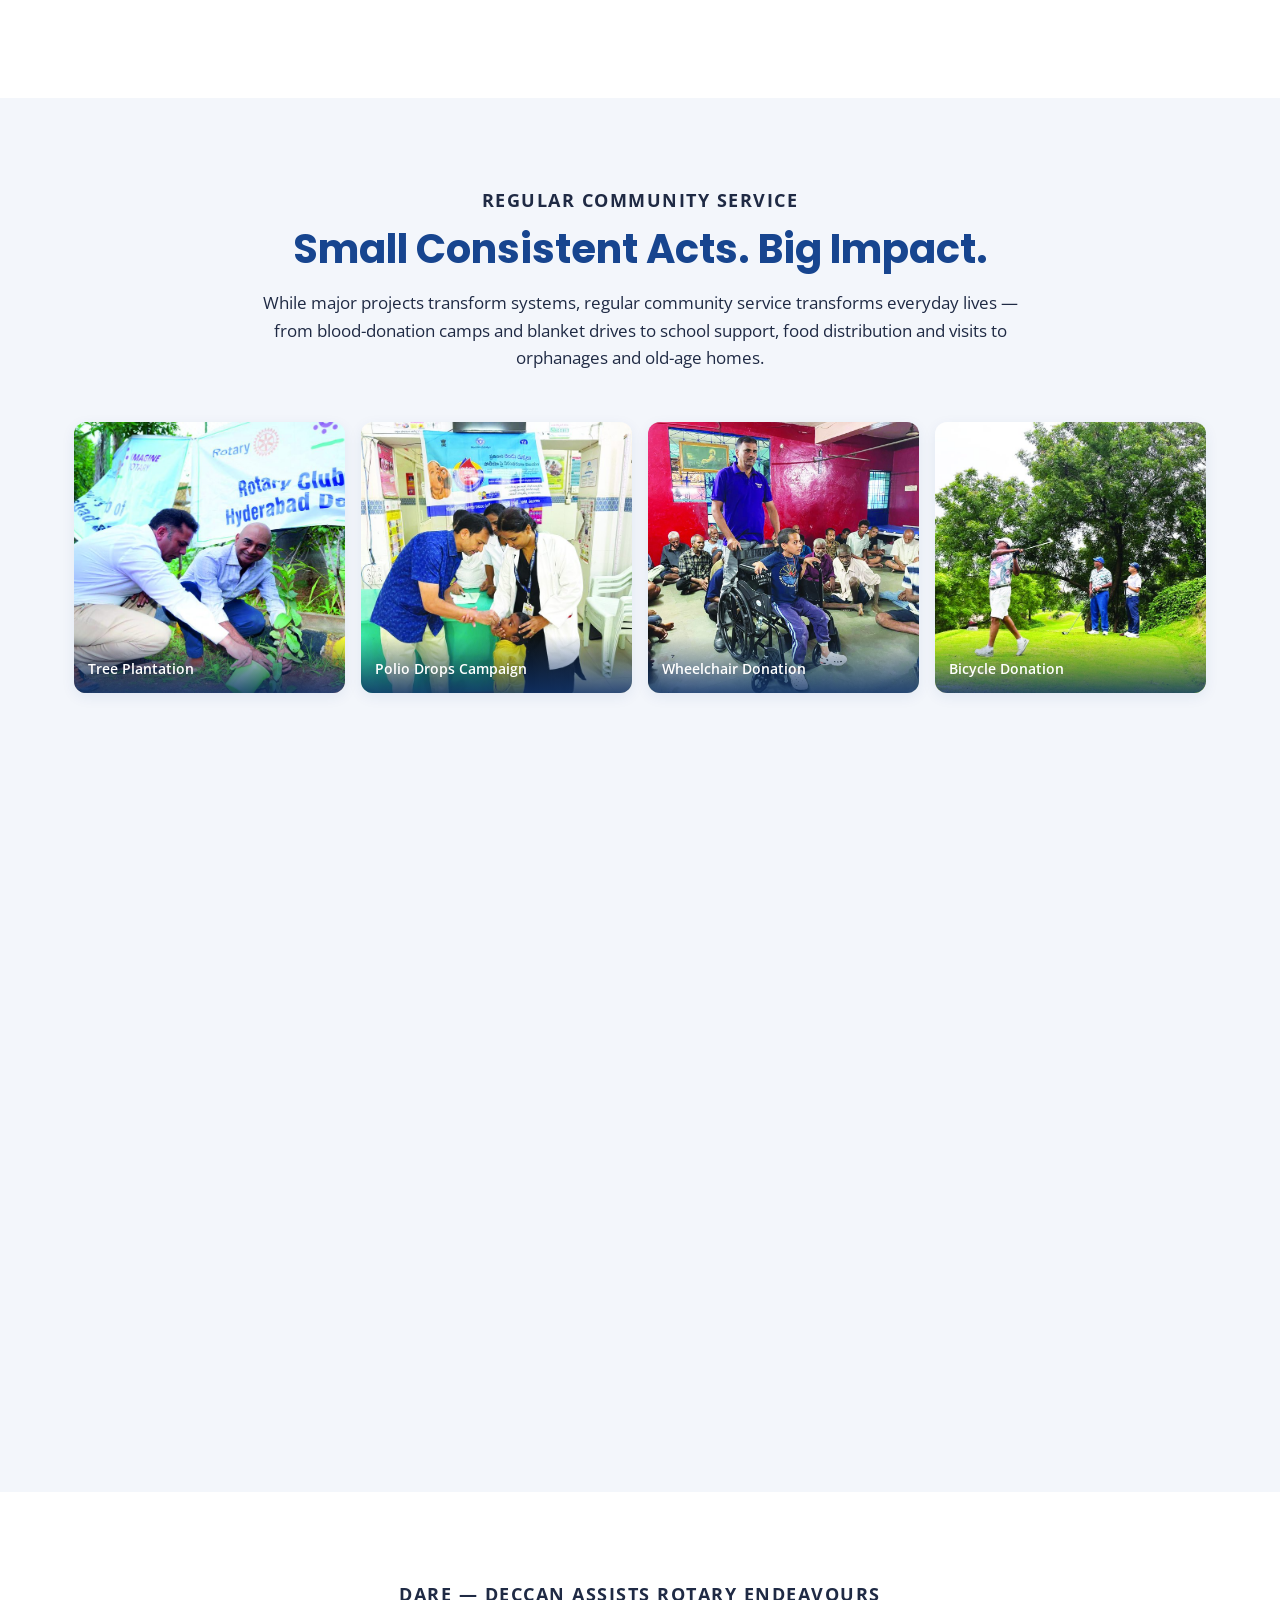
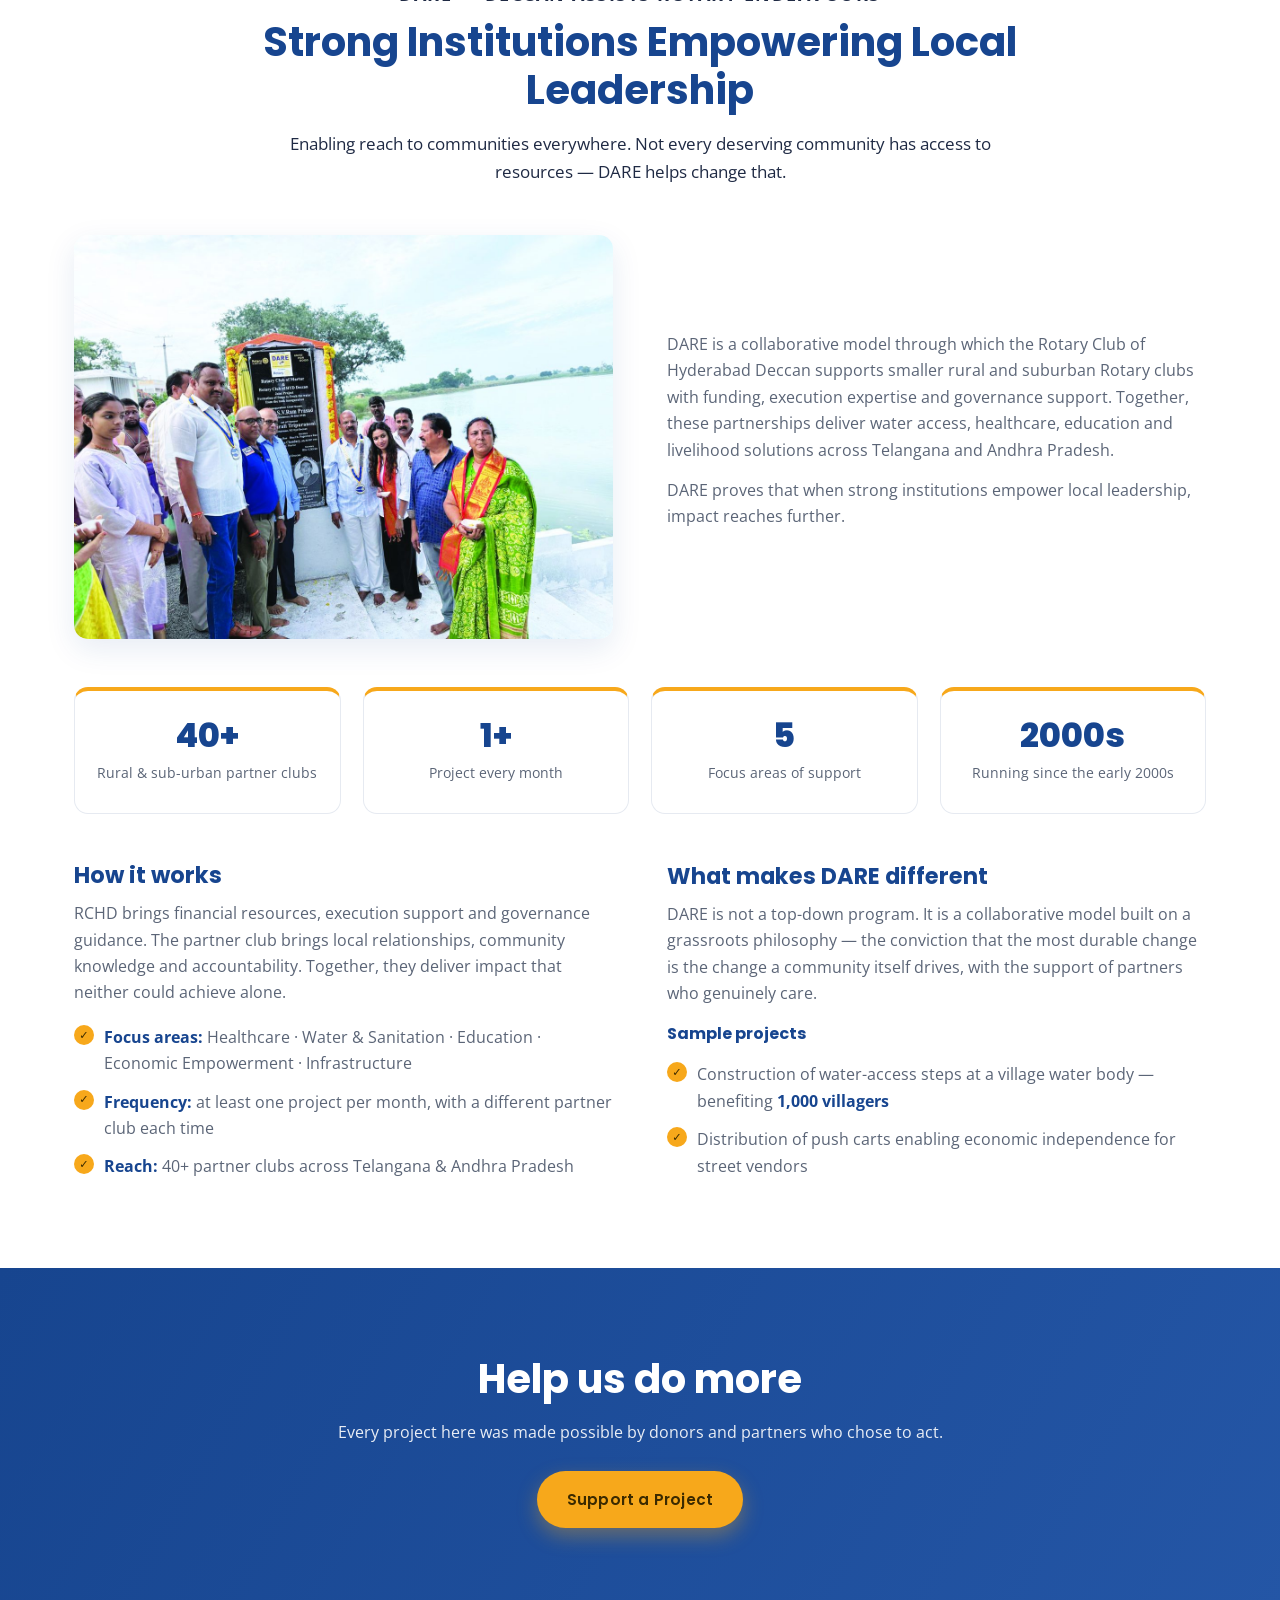
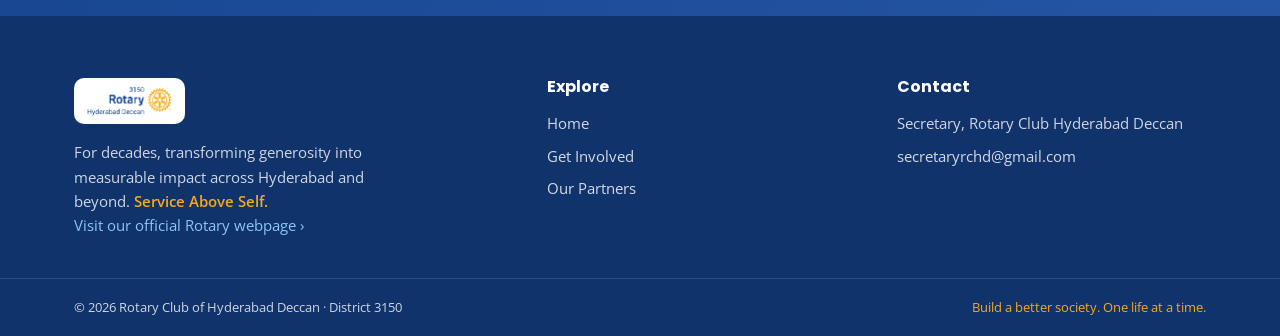
<file: projects.html>
<!DOCTYPE html>
<html lang="en">
<head>
  <meta charset="UTF-8" />
  <meta name="viewport" content="width=device-width, initial-scale=1.0" />
  <title>Service Projects — Rotary Club of Hyderabad Deccan</title>
  <meta name="description" content="Signature projects of the Rotary Club of Hyderabad Deccan: dialysis, diagnostics, water & sanitation, livelihoods, leukaemia diagnosis, CT scans, blood bank, retina care and ongoing community service." />
  <link rel="preconnect" href="https://fonts.googleapis.com" />
  <link rel="preconnect" href="https://fonts.gstatic.com" crossorigin />
  <link href="https://fonts.googleapis.com/css2?family=Open+Sans:wght@400;500;600;700&family=Poppins:wght@500;600;700;800&display=swap" rel="stylesheet" />
  <link rel="icon" type="image/png" href="assets/img/wheel.png" />
  <link rel="stylesheet" href="assets/css/styles.css?v=2" />
</head>
<body>

  <header class="site-header" id="siteHeader">
    <div class="container nav-wrap">
      <a href="index.html" class="brand"><img src="assets/img/rchd-logo4.png" alt="District 3150 Rotary Hyderabad Deccan" class="brand-logo" /></a>
      <button class="nav-toggle" id="navToggle" aria-label="Toggle navigation" aria-expanded="false"><span></span><span></span><span></span></button>
      <nav class="main-nav" id="mainNav">
        <a href="index.html">Home</a>
        <a href="projects.html" class="active">Service Projects</a>
        <a href="donors.html">Get Involved</a>
        <a href="partners.html">Our Partners</a>
        <a href="donors.html#give" class="nav-cta">Donate</a>
      </nav>
    </div>
  </header>

  <section class="page-hero">
    <div class="container">
      <p class="crumbs"><a href="index.html">Home</a> &nbsp;/&nbsp; Service Projects</p>
      <h1>Service Projects</h1>
      <p>Turning generosity into measurable impact — healthcare, clean water, livelihoods and life-changing surgeries that reach the people who need them most.</p>
    </div>
  </section>

  <section class="section">
    <div class="container">
      <div class="section-head reveal">
        <p class="eyebrow">Our Signature Projects</p>
        <h2 class="section-title">Turning Generosity Into Measurable Impact</h2>
        <p class="section-intro">Each initiative is built to solve a real problem and deliver lasting outcomes — from dialysis and diagnostics to clean water, livelihoods and sight-saving care.</p>
      </div>

      <div class="proj-list">

        <article class="proj reveal">
          <div class="proj-media"><img src="assets/images/dialysis.jpg" alt="Patients undergoing dialysis at the Secunderabad centre" loading="lazy" /></div>
          <div class="proj-body">
            <span class="proj-tag">Disease Prevention &amp; Treatment · Since 2016</span>
            <h3>Guru Nanak Rotary Bhagwan Mahaveer Dialysis Centre</h3>
            <p class="proj-tagline">Saving lives. Reducing financial burden.</p>
            <p>For families battling kidney failure, dialysis is not optional — it is survival, and its recurring cost can crush an already struggling household. The Club helped establish dialysis centres in Secunderabad and Guntur that deliver life-saving treatment affordably, restoring relief, dignity and hope to the patients who need it most.</p>
            <dl class="proj-facts">
              <div><dt>Locations</dt><dd>Guru Nanak Medical Centre, Secunderabad · St. Joseph Hospital, Guntur</dd></div>
              <div><dt>Beneficiaries</dt><dd>Walk-in patients of all ages from economically weaker sections</dd></div>
              <div><dt>Partners</dt><dd>Bhagwan Mahaveer Relief Trust · Indian Red Cross · TRF Global Grant · Granules India &amp; VST (CSR)</dd></div>
            </dl>
            <p class="proj-impact"><strong>Impact:</strong> 10,000+ dialysis procedures a year · ~₹3 Crore saved annually for beneficiaries · just ₹300 per session at GMC.</p>
          </div>
        </article>

        <article class="proj reveal">
          <div class="proj-media"><img src="assets/images/diagnostics.jpg" alt="GMC Diagnostics Centre and Polyclinic" loading="lazy" /></div>
          <div class="proj-body">
            <span class="proj-tag">Disease Prevention &amp; Treatment · Since 2020</span>
            <h3>GMC Diagnostics Centre &amp; Polyclinic</h3>
            <p class="proj-tagline">Affordable diagnostics. Timely treatment.</p>
            <p>Many illnesses turn dangerous not because treatment is unavailable, but because diagnosis comes too late. This modern diagnostics and polyclinic facility offers tests, scans and consultations at highly affordable rates, helping families seek help early — before small problems become health and financial crises.</p>
            <dl class="proj-facts">
              <div><dt>Location</dt><dd>Guru Nanak Medical Centre, Secunderabad</dd></div>
              <div><dt>Beneficiaries</dt><dd>Walk-in patients of all ages and backgrounds</dd></div>
              <div><dt>Partners</dt><dd>Guru Nanak Medical Trust · TRF Global Grant &amp; International Partner</dd></div>
              <div><dt>Project cost</dt><dd>₹1.2 Crore</dd></div>
            </dl>
            <p class="proj-impact"><strong>Impact:</strong> Over 75,000 beneficiaries served every year across all services.</p>
          </div>
        </article>

        <article class="proj reveal">
          <div class="proj-media"><img src="assets/images/water-toilets.jpg" alt="Inauguration of new sanitation facilities for girls' schools" loading="lazy" /></div>
          <div class="proj-body">
            <span class="proj-tag">Water, Sanitation &amp; Hygiene · Since 1998</span>
            <h3>Water &amp; Toilets for Girls' Schools</h3>
            <p class="proj-tagline">Basic hygiene that keeps girls in school.</p>
            <p>Too many girls leave school not for lack of ambition, but for lack of clean water and safe sanitation. The Club installs toilets, handwash stations and RO water plants across schools and colleges, improving attendance, hygiene, dignity and confidence — especially for adolescent girls.</p>
            <dl class="proj-facts">
              <div><dt>Coverage</dt><dd>Government schools &amp; colleges across Hyderabad and surrounding regions</dd></div>
              <div><dt>Beneficiaries</dt><dd>10,000+ students, with a primary focus on girls and orphans</dd></div>
              <div><dt>Funding</dt><dd>Multiple CSR grants and philanthropic partners · Project cost over ₹1 Crore</dd></div>
            </dl>
            <p class="proj-impact"><strong>Impact:</strong> 30+ RO water plants · 50+ toilets &amp; handwash stations · a measurable drop in absenteeism among school girls.</p>
          </div>
        </article>

        <article class="proj reveal">
          <div class="proj-media"><img src="assets/images/tailoring.jpg" alt="Women's tailoring and livelihood program" loading="lazy" /></div>
          <div class="proj-body">
            <span class="proj-tag">Community Economic Development</span>
            <h3>Women's Tailoring &amp; Livelihood Program</h3>
            <p class="proj-tagline">Upskilling for financial independence.</p>
            <p>A financially independent woman makes a family's foundations stronger. Through structured tailoring training at two venues — Jeedimetla, run by the Club, and Dhoolpet, in association with SETWIN — economically vulnerable women gain employable skills, confidence and a pathway to independent income.</p>
            <dl class="proj-facts">
              <div><dt>Venues</dt><dd>Jeedimetla (RCHD) · Dhoolpet (with SETWIN)</dd></div>
              <div><dt>Format</dt><dd>Structured, multi-month tailoring training</dd></div>
              <div><dt>Beneficiaries</dt><dd>Economically vulnerable women across Hyderabad</dd></div>
            </dl>
            <p class="proj-impact"><strong>Impact:</strong> Hundreds of women trained — turning skill into dignity, income and self-belief.</p>
          </div>
        </article>

        <article class="proj reveal">
          <div class="proj-media"><img src="assets/images/udyamini.jpg" alt="Udyamini program session for young women" loading="lazy" /></div>
          <div class="proj-body">
            <span class="proj-tag">Basic Education &amp; Literacy</span>
            <h3>Udyamini Program</h3>
            <p class="proj-tagline">Empowering young women for careers &amp; leadership.</p>
            <p>Many bright young women have the talent to succeed but lack career guidance, confidence and exposure to professional environments. Piloted at Government Degree College for Women, Begumpet, Udyamini builds communication, interview readiness and self-belief through interactive sessions, guest talks, role plays and mock interviews — and continues through digital mentoring.</p>
            <dl class="proj-facts">
              <div><dt>Pilot</dt><dd>Government Degree College for Women, Begumpet</dd></div>
              <div><dt>Programme</dt><dd>30+ hours across 24 interactive sessions</dd></div>
              <div><dt>Sponsor</dt><dd>Solitaire Group</dd></div>
            </dl>
            <p class="proj-impact"><strong>Impact:</strong> A confidence movement targeting 1,000 girls a year, preparing young women for the future.</p>
          </div>
        </article>

        <article class="proj reveal">
          <div class="proj-media"><img src="assets/images/cytometer.jpg" alt="Flow cytometer for childhood leukaemia diagnosis" loading="lazy" /></div>
          <div class="proj-body">
            <span class="proj-tag">Disease Prevention &amp; Treatment · Since 2019</span>
            <h3>Flow Cytometers for Childhood Leukaemia</h3>
            <p class="proj-tagline">Precision diagnosis, giving children hope.</p>
            <p>For a child with leukaemia, an accurate diagnosis can mean the difference between uncertainty and recovery. The Club equipped Hyderabad's leading cancer institutions with advanced flow cytometers, enabling faster, more precise diagnosis, timely treatment and a higher chance of recovery — while easing the burden on families.</p>
            <dl class="proj-facts">
              <div><dt>Locations</dt><dd>Basavatarakam Indo-American Cancer Hospital · MNJ Cancer Hospital, Hyderabad</dd></div>
              <div><dt>Beneficiaries</dt><dd>500+ leukaemia patients a year, with free diagnostic tests</dd></div>
              <div><dt>Project cost</dt><dd>₹60 Lakh initial · ₹19 Lakh upgrade</dd></div>
              <div><dt>Partners</dt><dd>TRF Global Grant &amp; International Partner · Solitaire Group (CSR upgrade)</dd></div>
            </dl>
            <p class="proj-impact"><strong>Impact:</strong> ~₹60 Lakh saved each year for economically challenged children and adults.</p>
          </div>
        </article>

        <article class="proj reveal">
          <div class="proj-media"><img src="assets/images/ctscan.jpg" alt="CT scan at the CR Foundation diagnostic centre" loading="lazy" /></div>
          <div class="proj-body">
            <span class="proj-tag">Disease Prevention &amp; Treatment · Since 2023</span>
            <h3>CT Scan at Rotary Prolifics Diagnostic Centre</h3>
            <p class="proj-tagline">Critical technology within reach for every family.</p>
            <p>When emergencies strike, timely imaging saves lives. The Club partnered to create a charitable diagnostic centre at the CR Foundation equipped with CT scanning and multiple outpatient services, bringing advanced healthcare to families who otherwise lack access.</p>
            <dl class="proj-facts">
              <div><dt>Location</dt><dd>CR Foundation, Hyderabad</dd></div>
              <div><dt>Beneficiaries</dt><dd>Walk-in patients of all ages</dd></div>
              <div><dt>Project cost</dt><dd>₹80 Lakh (CT scanner) · ₹1.6 Crore total</dd></div>
              <div><dt>Partners</dt><dd>TRF Global Grant · Rotary Club of Naperville · Prolifics Ltd. (CSR)</dd></div>
            </dl>
            <p class="proj-impact"><strong>Impact:</strong> 2,000 CT scans a year, with potential to serve 75,000 beneficiaries across all services.</p>
          </div>
        </article>

        <article class="proj reveal">
          <div class="proj-media"><img src="assets/images/bloodbank2.jpg" alt="Rotary Challa Blood Bank and mobile collection van" loading="lazy" /></div>
          <div class="proj-body">
            <span class="proj-tag">Disease Prevention &amp; Treatment · Since 2018</span>
            <h3>Rotary Challa Blood Bank</h3>
            <p class="proj-tagline">Timely transfusions for the children who need them most.</p>
            <p>For children living with thalassaemia, blood transfusions are a lifelong necessity, not an occasional treatment. The Club established a dedicated blood bank and donated a mobile collection van to the Thalassaemia &amp; Sickle Cell Society, ensuring a safe, dependable supply for vulnerable patients.</p>
            <dl class="proj-facts">
              <div><dt>Location</dt><dd>Thalassaemia &amp; Sickle Cell Society, Rajendra Nagar, Hyderabad</dd></div>
              <div><dt>Beneficiaries</dt><dd>Thalassaemia children and economically challenged patients</dd></div>
              <div><dt>Project cost</dt><dd>₹80 Lakh · TRF Global Grant &amp; International Partner</dd></div>
            </dl>
            <p class="proj-impact"><strong>Impact:</strong> 3,000+ units collected and distributed a year · 500+ units a month via the Blood Van.</p>
          </div>
        </article>

        <article class="proj reveal">
          <div class="proj-media"><img src="assets/images/surgery.jpg" alt="Reconstructive surgery support restoring dignity" loading="lazy" /></div>
          <div class="proj-body">
            <span class="proj-tag">Disease Prevention &amp; Treatment</span>
            <h3>Reconstructive Surgeries</h3>
            <p class="proj-tagline">Restoring confidence, mobility and dignity.</p>
            <p>Birth defects, burns and physical deformities often create barriers to education, work and self-esteem. By sponsoring reconstructive surgeries at a nominal cost, the Club helps underprivileged patients receive transformative treatment that restores far more than appearance — it restores opportunity.</p>
            <dl class="proj-facts">
              <div><dt>Beneficiaries</dt><dd>Underprivileged patients with birth defects, burns and deformities</dd></div>
              <div><dt>Care</dt><dd>Transformative surgery made accessible at nominal cost</dd></div>
            </dl>
            <p class="proj-impact"><strong>Impact:</strong> 150 reconstructive surgeries carried out in the last year — life-changing care otherwise out of reach.</p>
          </div>
        </article>

        <article class="proj reveal">
          <div class="proj-media"><img src="assets/images/retina.jpg" alt="Retina care centre" loading="lazy" /></div>
          <div class="proj-body">
            <span class="proj-tag">Disease Prevention &amp; Treatment</span>
            <h3>Retina Centre</h3>
            <p class="proj-tagline">Safeguarding the greatest gift — sight.</p>
            <p>Retinal disease can lead to preventable blindness when treatment is delayed or unaffordable. The Club's support for specialised retina care expands access for underprivileged communities, enabling early intervention and timely treatment that protects sight and transforms lives.</p>
            <dl class="proj-facts">
              <div><dt>Location</dt><dd>Ramdevrao Hospital, Kukatpally, Hyderabad</dd></div>
              <div><dt>Beneficiaries</dt><dd>Economically under-served patients needing specialised retina care</dd></div>
              <div><dt>Funding</dt><dd>Rotary Hyderabad Deccan Golf for Charity Tournament</dd></div>
            </dl>
            <p class="proj-impact"><strong>Impact:</strong> Advanced retinal diagnosis and eye surgeries made accessible at subsidised rates.</p>
          </div>
        </article>

      </div>
    </div>
  </section>

  <!-- COMMUNITY SERVICE -->
  <section class="section section-tint" id="community">
    <div class="container">
      <div class="section-head reveal">
        <p class="eyebrow">Regular Community Service</p>
        <h2 class="section-title">Small Consistent Acts. Big Impact.</h2>
        <p class="section-intro">While major projects transform systems, regular community service transforms everyday lives — from blood-donation camps and blanket drives to school support, food distribution and visits to orphanages and old-age homes.</p>
      </div>
      <div class="gallery">
        <figure class="reveal"><img src="assets/images/treeplant.jpg" alt="Tree plantation drive" loading="lazy" /><figcaption>Tree Plantation</figcaption></figure>
        <figure class="reveal"><img src="assets/images/polio.jpg" alt="Polio drops campaign" loading="lazy" /><figcaption>Polio Drops Campaign</figcaption></figure>
        <figure class="reveal"><img src="assets/images/wheelchair.jpg" alt="Wheelchair donation" loading="lazy" /><figcaption>Wheelchair Donation</figcaption></figure>
        <figure class="reveal"><img src="assets/images/bicycle.jpg" alt="Bicycle donation" loading="lazy" /><figcaption>Bicycle Donation</figcaption></figure>
        <figure class="reveal"><img src="assets/images/oldage.jpg" alt="Visit to an old age home" loading="lazy" /><figcaption>Old Age Home Visit</figcaption></figure>
        <figure class="reveal"><img src="assets/images/hpv.jpg" alt="HPV vaccination for girls" loading="lazy" /><figcaption>HPV Vaccination for Girls</figcaption></figure>
        <figure class="reveal"><img src="assets/images/livelihood.jpg" alt="Street cart livelihood support" loading="lazy" /><figcaption>Livelihood Support</figcaption></figure>
        <figure class="reveal"><img src="assets/images/christmas.jpg" alt="Christmas with leukaemia-affected children" loading="lazy" /><figcaption>Christmas With Children</figcaption></figure>
      </div>

      <h3 class="reveal" style="margin-top:48px;font-size:1.3rem">A snapshot of recent activities</h3>
      <ul class="activity-list reveal">
        <li>Blood Donation &amp; Free Health Checkup Camp — Institute of Chartered Accountants</li>
        <li>Donation Drive at a Govt. School on Independence Day — 100 steel plates &amp; 480 school bags</li>
        <li>Donation drive at Friends Foundation Orphanage</li>
        <li>Clothes for girl children — Women &amp; Child Welfare Dept., Ameerpet</li>
        <li>Grocery kits, cooked meals, PPE &amp; sanitiser during the Covid-19 pandemic</li>
        <li>Solitaire Interact community service — baked cookies for the underprivileged</li>
        <li>Sweaters, blankets &amp; a meal at Lourdes Old Age Home</li>
        <li>Christmas goodies at the MNJ Cancer Hospital kids' ward</li>
        <li>Blankets for students in Govt. hostels, Medak District</li>
        <li>RO water plant at K. Thakellapadu Village</li>
        <li>Live music &amp; dinner for the specially-abled — Karunalaya Alphonso Home</li>
        <li>Visit &amp; fridge donation at Vijaya Home for Elders</li>
      </ul>
    </div>
  </section>

  <!-- DARE -->
  <section class="section" id="dare">
    <div class="container">
      <div class="section-head reveal">
        <p class="eyebrow">DARE — Deccan Assists Rotary Endeavours</p>
        <h2 class="section-title">Strong Institutions Empowering Local Leadership</h2>
        <p class="section-intro">Enabling reach to communities everywhere. Not every deserving community has access to resources — DARE helps change that.</p>
      </div>
      <div class="grid-2">
        <div class="reveal about-media">
          <img src="assets/images/dare.jpg" alt="DARE project inauguration with a partner club" loading="lazy" />
        </div>
        <div class="reveal">
          <p>DARE is a collaborative model through which the Rotary Club of Hyderabad Deccan supports smaller rural and suburban Rotary clubs with funding, execution expertise and governance support. Together, these partnerships deliver water access, healthcare, education and livelihood solutions across Telangana and Andhra Pradesh.</p>
          <p>DARE proves that when strong institutions empower local leadership, impact reaches further.</p>
        </div>
      </div>
      <div class="tiers reveal" style="margin-top:48px">
        <div class="tier"><div class="tier-num">40+</div><div class="tier-label">Rural &amp; sub-urban partner clubs</div></div>
        <div class="tier"><div class="tier-num">1+</div><div class="tier-label">Project every month</div></div>
        <div class="tier"><div class="tier-num">5</div><div class="tier-label">Focus areas of support</div></div>
        <div class="tier"><div class="tier-num">2000s</div><div class="tier-label">Running since the early 2000s</div></div>
      </div>
      <div class="grid-2" style="margin-top:48px">
        <div class="reveal">
          <h3 style="font-size:1.4rem;margin-bottom:12px">How it works</h3>
          <p>RCHD brings financial resources, execution support and governance guidance. The partner club brings local relationships, community knowledge and accountability. Together, they deliver impact that neither could achieve alone.</p>
          <ul class="feature-list">
            <li><strong>Focus areas:</strong> Healthcare · Water &amp; Sanitation · Education · Economic Empowerment · Infrastructure</li>
            <li><strong>Frequency:</strong> at least one project per month, with a different partner club each time</li>
            <li><strong>Reach:</strong> 40+ partner clubs across Telangana &amp; Andhra Pradesh</li>
          </ul>
        </div>
        <div class="reveal">
          <h3 style="font-size:1.4rem;margin-bottom:12px">What makes DARE different</h3>
          <p>DARE is not a top-down program. It is a collaborative model built on a grassroots philosophy — the conviction that the most durable change is the change a community itself drives, with the support of partners who genuinely care.</p>
          <h4 style="color:var(--blue);margin:18px 0 8px">Sample projects</h4>
          <ul class="feature-list">
            <li>Construction of water-access steps at a village water body — benefiting <strong>1,000 villagers</strong></li>
            <li>Distribution of push carts enabling economic independence for street vendors</li>
          </ul>
        </div>
      </div>
    </div>
  </section>

  <!-- CTA -->
  <section class="section join">
    <div class="container" style="text-align:center">
      <h2 class="section-title light reveal">Help us do more</h2>
      <p class="light-text reveal" style="max-width:620px;margin:0 auto 26px">Every project here was made possible by donors and partners who chose to act.</p>
      <div class="reveal"><a href="donors.html#give" class="btn btn-gold">Support a Project</a></div>
    </div>
  </section>

  <footer class="site-footer">
    <div class="container footer-grid">
      <div class="footer-brand">
        <img src="assets/img/rchd-logo4.png" alt="Rotary Hyderabad Deccan" class="footer-logo" />
        <p>For decades, transforming generosity into measurable impact across Hyderabad and beyond. <em>Service Above Self.</em></p>
        <p><a href="https://rchd.rotaryindia.org/" target="_blank" rel="noopener">Visit our official Rotary webpage &rsaquo;</a></p>
      </div>
      <div class="footer-col">
        <h4>Explore</h4>
        <p><a href="index.html">Home</a></p>
        <p><a href="donors.html">Get Involved</a></p>
        <p><a href="partners.html">Our Partners</a></p>
      </div>
      <div class="footer-col">
        <h4>Contact</h4>
        <p>Secretary, Rotary Club Hyderabad Deccan</p>
        <p><a href="mailto:secretaryrchd@gmail.com">secretaryrchd@gmail.com</a></p>
      </div>
    </div>
    <div class="footer-bar">
      <div class="container footer-bar-inner">
        <span>© <span id="year"></span> Rotary Club of Hyderabad Deccan · District 3150</span>
        <span class="footer-tag">Build a better society. One life at a time.</span>
      </div>
    </div>
  </footer>

  <a href="#" class="to-top" id="toTop" aria-label="Back to top">↑</a>
  <script src="assets/js/main.js"></script>
</body>
</html>
</file>
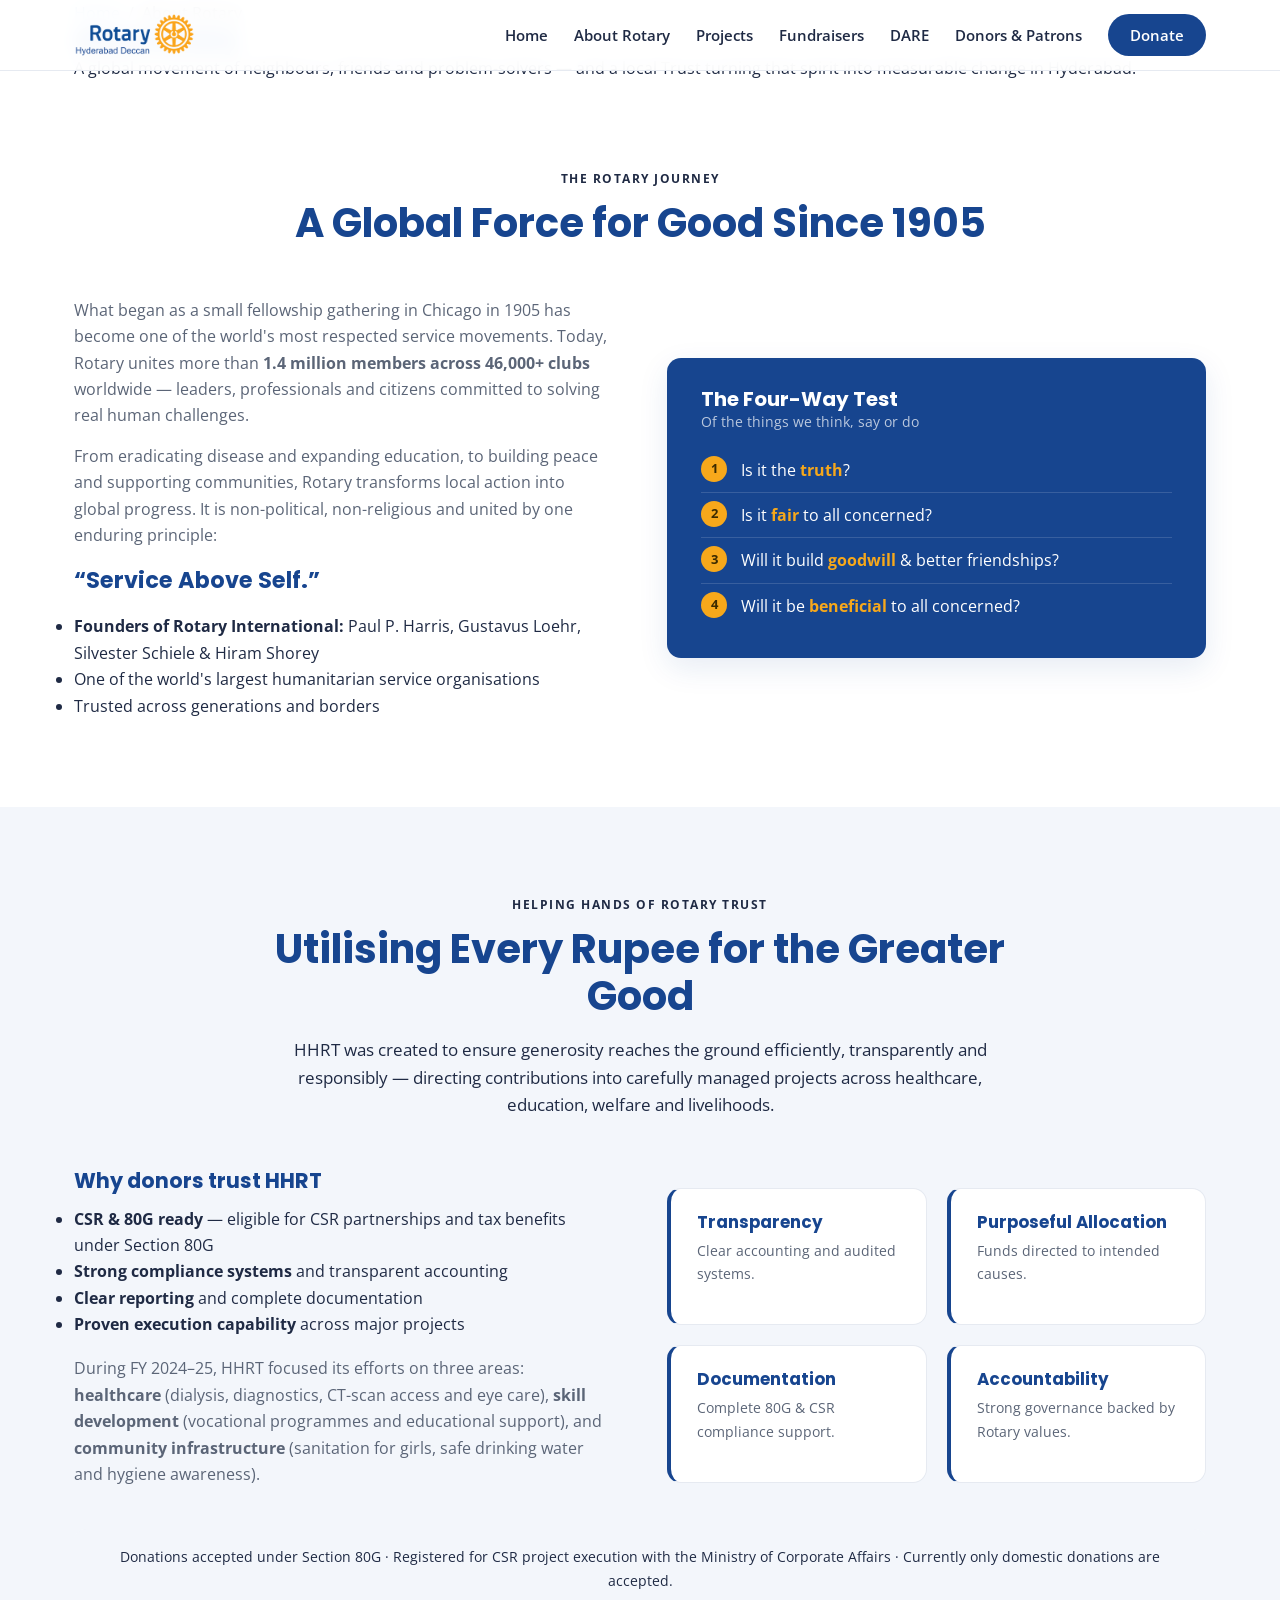
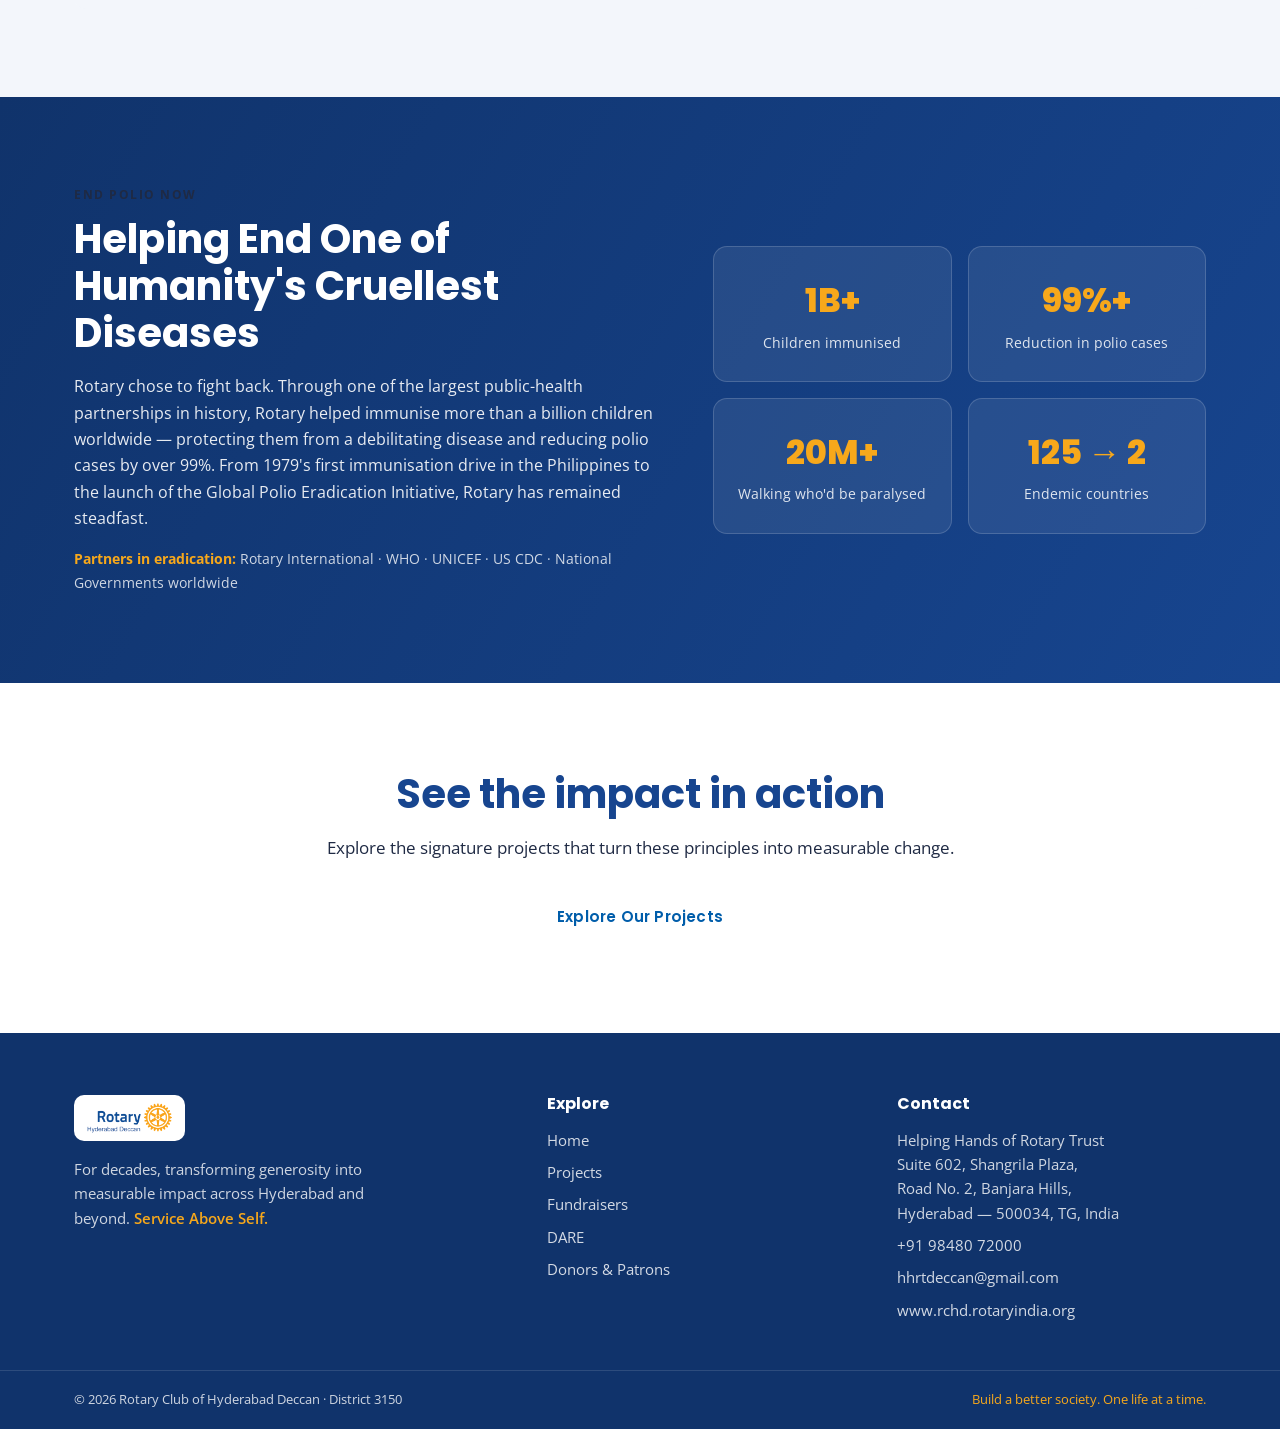
<file: website/about.html>
<!DOCTYPE html>
<html lang="en">
<head>
  <meta charset="UTF-8" />
  <meta name="viewport" content="width=device-width, initial-scale=1.0" />
  <title>About Rotary — Rotary Club of Hyderabad Deccan</title>
  <meta name="description" content="The Rotary journey since 1905, the Helping Hands of Rotary Trust (HHRT), and Rotary's global effort to End Polio Now." />
  <link rel="preconnect" href="https://fonts.googleapis.com" />
  <link rel="preconnect" href="https://fonts.gstatic.com" crossorigin />
  <link href="https://fonts.googleapis.com/css2?family=Open+Sans:wght@400;500;600;700&family=Poppins:wght@500;600;700;800&display=swap" rel="stylesheet" />
  <link rel="icon" type="image/png" href="assets/img/wheel.png" />
  <link rel="stylesheet" href="assets/css/styles.css" />
</head>
<body>

  <header class="site-header" id="siteHeader">
    <div class="container nav-wrap">
      <a href="index.html" class="brand" aria-label="Rotary Hyderabad Deccan home">
        <img src="assets/img/rchd-logo3.png" alt="District 3150 Rotary Hyderabad Deccan" class="brand-logo" />
      </a>
      <button class="nav-toggle" id="navToggle" aria-label="Toggle navigation" aria-expanded="false"><span></span><span></span><span></span></button>
      <nav class="main-nav" id="mainNav">
        <a href="index.html">Home</a>
        <a href="about.html" class="active">About Rotary</a>
        <a href="projects.html">Projects</a>
        <a href="fundraisers.html">Fundraisers</a>
        <a href="dare.html">DARE</a>
        <a href="donors.html">Donors &amp; Patrons</a>
        <a href="donors.html#give" class="nav-cta">Donate</a>
      </nav>
    </div>
  </header>

  <!-- PAGE HERO -->
  <section class="page-hero">
    <div class="container">
      <p class="crumbs"><a href="index.html">Home</a> &nbsp;/&nbsp; About Rotary</p>
      <h1>About Rotary</h1>
      <p>A global movement of neighbours, friends and problem-solvers — and a local Trust turning that spirit into measurable change in Hyderabad.</p>
    </div>
  </section>

  <!-- THE ROTARY JOURNEY -->
  <section class="section" id="journey">
    <div class="container">
      <div class="section-head reveal">
        <p class="eyebrow">The Rotary Journey</p>
        <h2 class="section-title">A Global Force for Good Since 1905</h2>
      </div>
      <div class="grid-2">
        <div class="reveal">
          <p>What began as a small fellowship gathering in Chicago in 1905 has become one of the world's most respected service movements. Today, Rotary unites more than <strong>1.4&nbsp;million members across 46,000+ clubs</strong> worldwide — leaders, professionals and citizens committed to solving real human challenges.</p>
          <p>From eradicating disease and expanding education, to building peace and supporting communities, Rotary transforms local action into global progress. It is non-political, non-religious and united by one enduring principle:</p>
          <p style="font-family:'Poppins';font-weight:700;color:var(--blue);font-size:1.4rem;margin-top:6px">“Service Above Self.”</p>
          <ul class="feature-list">
            <li><strong>Founders of Rotary International:</strong> Paul P. Harris, Gustavus Loehr, Silvester Schiele &amp; Hiram Shorey</li>
            <li>One of the world's largest humanitarian service organisations</li>
            <li>Trusted across generations and borders</li>
          </ul>
        </div>
        <div class="fourway reveal">
          <h4>The Four-Way Test</h4>
          <p class="fourway-sub">Of the things we think, say or do</p>
          <ol>
            <li>Is it the <em>truth</em>?</li>
            <li>Is it <em>fair</em> to all concerned?</li>
            <li>Will it build <em>goodwill</em> &amp; better friendships?</li>
            <li>Will it be <em>beneficial</em> to all concerned?</li>
          </ol>
        </div>
      </div>
    </div>
  </section>

  <!-- HHRT -->
  <section class="section section-tint" id="hhrt">
    <div class="container">
      <div class="section-head reveal">
        <p class="eyebrow">Helping Hands of Rotary Trust</p>
        <h2 class="section-title">Utilising Every Rupee for the Greater Good</h2>
        <p class="section-intro">HHRT was created to ensure generosity reaches the ground efficiently, transparently and responsibly — directing contributions into carefully managed projects across healthcare, education, welfare and livelihoods.</p>
      </div>
      <div class="grid-2">
        <div class="reveal">
          <h3 style="font-size:1.3rem;margin-bottom:12px">Why donors trust HHRT</h3>
          <ul class="feature-list">
            <li><strong>CSR &amp; 80G ready</strong> — eligible for CSR partnerships and tax benefits under Section 80G</li>
            <li><strong>Strong compliance systems</strong> and transparent accounting</li>
            <li><strong>Clear reporting</strong> and complete documentation</li>
            <li><strong>Proven execution capability</strong> across major projects</li>
          </ul>
          <p style="margin-top:18px">During FY 2024–25, HHRT focused its efforts on three areas: <strong>healthcare</strong> (dialysis, diagnostics, CT-scan access and eye care), <strong>skill development</strong> (vocational programmes and educational support), and <strong>community infrastructure</strong> (sanitation for girls, safe drinking water and hygiene awareness).</p>
        </div>
        <div class="reveal">
          <div class="trust-grid" style="grid-template-columns:1fr 1fr">
            <div class="trust-card"><h4>Transparency</h4><p>Clear accounting and audited systems.</p></div>
            <div class="trust-card"><h4>Purposeful Allocation</h4><p>Funds directed to intended causes.</p></div>
            <div class="trust-card"><h4>Documentation</h4><p>Complete 80G &amp; CSR compliance support.</p></div>
            <div class="trust-card"><h4>Accountability</h4><p>Strong governance backed by Rotary values.</p></div>
          </div>
        </div>
      </div>
      <p class="trust-note reveal">Donations accepted under Section 80G · Registered for CSR project execution with the Ministry of Corporate Affairs · Currently only domestic donations are accepted.</p>
    </div>
  </section>

  <!-- END POLIO -->
  <section class="section polio" id="polio">
    <div class="container polio-inner">
      <div class="reveal">
        <p class="eyebrow eyebrow-light">End Polio Now</p>
        <h2 class="section-title light">Helping End One of Humanity's Cruellest Diseases</h2>
        <p class="light-text">Rotary chose to fight back. Through one of the largest public-health partnerships in history, Rotary helped immunise more than a billion children worldwide — protecting them from a debilitating disease and reducing polio cases by over 99%. From 1979's first immunisation drive in the Philippines to the launch of the Global Polio Eradication Initiative, Rotary has remained steadfast.</p>
        <p class="polio-partners"><strong>Partners in eradication:</strong> Rotary International · WHO · UNICEF · US CDC · National Governments worldwide</p>
      </div>
      <div class="polio-stats reveal">
        <div class="pstat"><span class="pstat-num">1B+</span><span>Children immunised</span></div>
        <div class="pstat"><span class="pstat-num">99%+</span><span>Reduction in polio cases</span></div>
        <div class="pstat"><span class="pstat-num">20M+</span><span>Walking who'd be paralysed</span></div>
        <div class="pstat"><span class="pstat-num">125 → 2</span><span>Endemic countries</span></div>
      </div>
    </div>
  </section>

  <!-- CTA STRIP -->
  <section class="section" style="text-align:center">
    <div class="container">
      <h2 class="section-title reveal">See the impact in action</h2>
      <p class="section-intro reveal" style="margin:0 auto 26px">Explore the signature projects that turn these principles into measurable change.</p>
      <div class="reveal"><a href="projects.html" class="btn btn-blue">Explore Our Projects</a></div>
    </div>
  </section>

  <!-- FOOTER -->
  <footer class="site-footer">
    <div class="container footer-grid">
      <div class="footer-brand">
        <img src="assets/img/rchd-logo3.png" alt="Rotary Hyderabad Deccan" class="footer-logo" />
        <p>For decades, transforming generosity into measurable impact across Hyderabad and beyond. <em>Service Above Self.</em></p>
      </div>
      <div class="footer-col">
        <h4>Explore</h4>
        <p><a href="index.html">Home</a></p>
        <p><a href="projects.html">Projects</a></p>
        <p><a href="fundraisers.html">Fundraisers</a></p>
        <p><a href="dare.html">DARE</a></p>
        <p><a href="donors.html">Donors &amp; Patrons</a></p>
      </div>
      <div class="footer-col">
        <h4>Contact</h4>
        <p>Helping Hands of Rotary Trust<br>Suite 602, Shangrila Plaza,<br>Road No. 2, Banjara Hills,<br>Hyderabad — 500034, TG, India</p>
        <p><a href="tel:+919848072000">+91 98480 72000</a></p>
        <p><a href="mailto:hhrtdeccan@gmail.com">hhrtdeccan@gmail.com</a></p>
        <p><a href="https://www.rchd.rotaryindia.org" target="_blank" rel="noopener">www.rchd.rotaryindia.org</a></p>
      </div>
    </div>
    <div class="footer-bar">
      <div class="container footer-bar-inner">
        <span>© <span id="year"></span> Rotary Club of Hyderabad Deccan · District 3150</span>
        <span class="footer-tag">Build a better society. One life at a time.</span>
      </div>
    </div>
  </footer>

  <a href="#" class="to-top" id="toTop" aria-label="Back to top">↑</a>
  <script src="assets/js/main.js"></script>
</body>
</html>
</file>
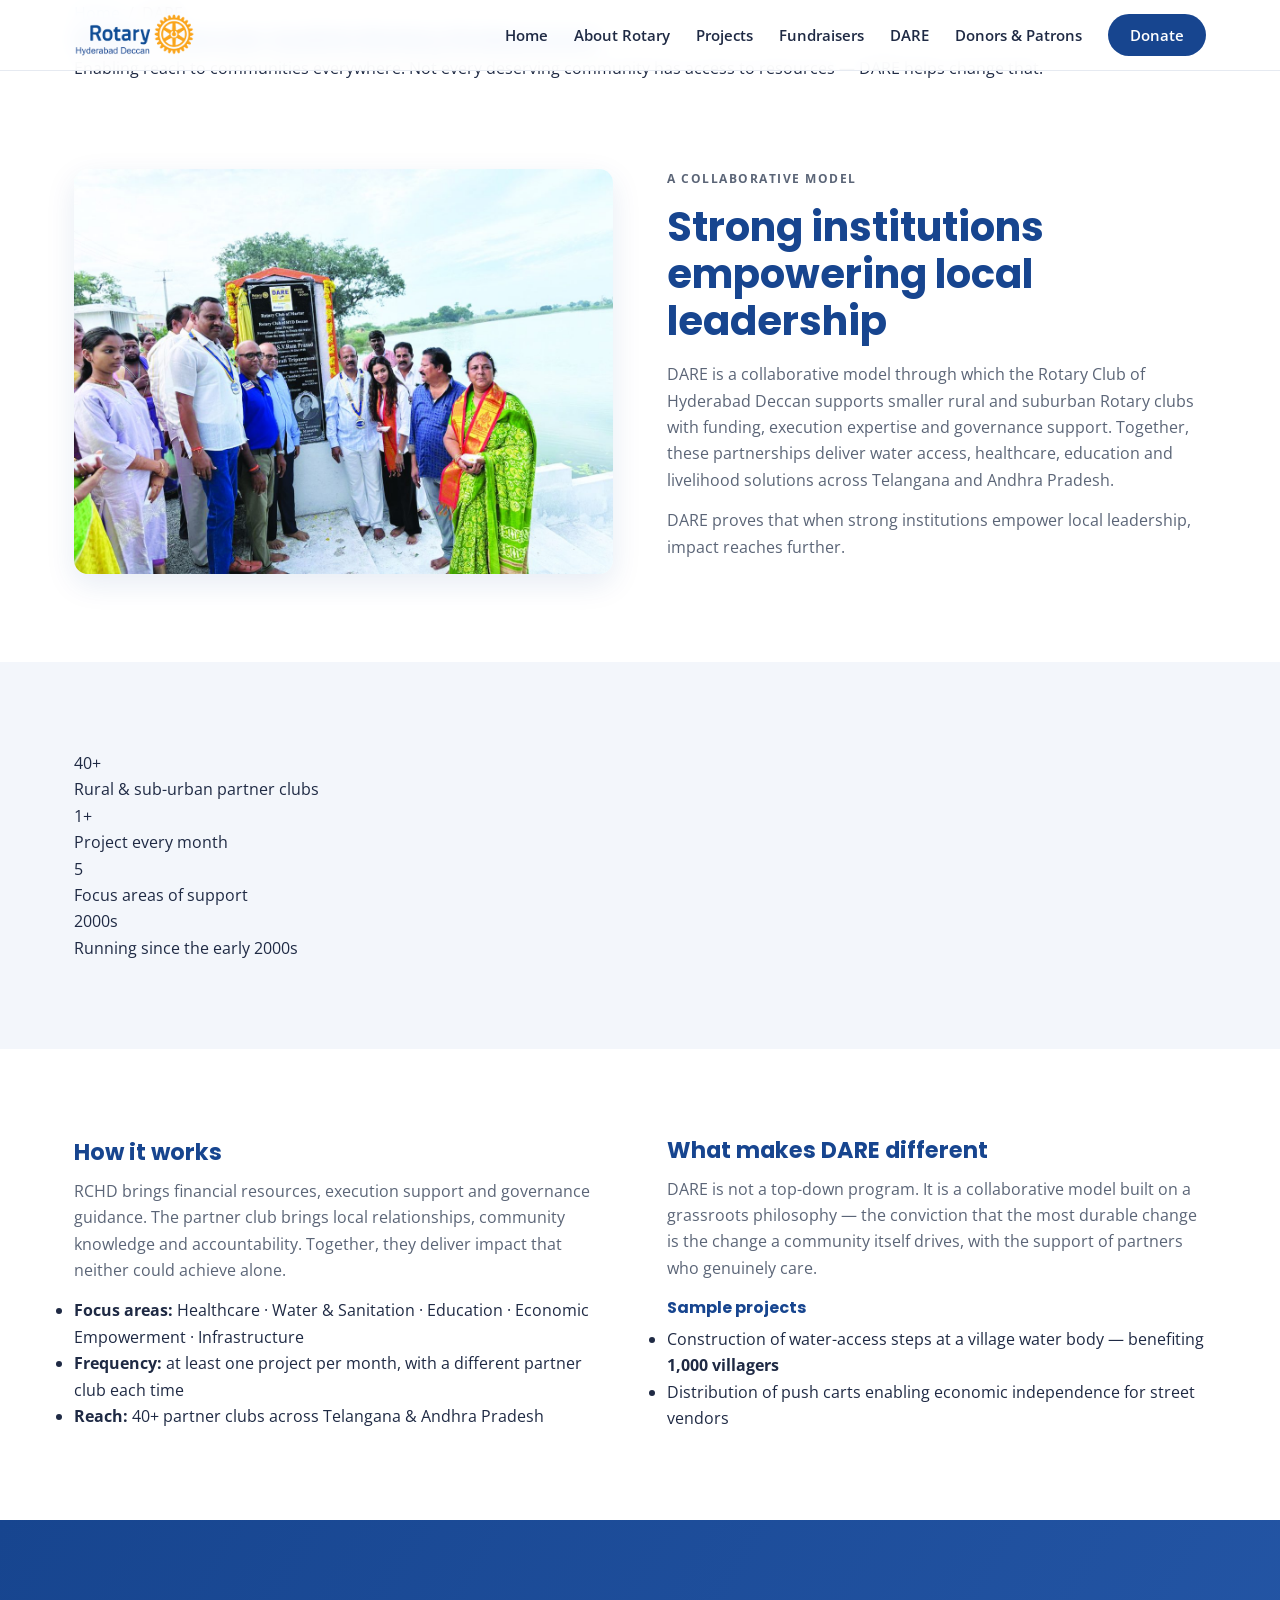
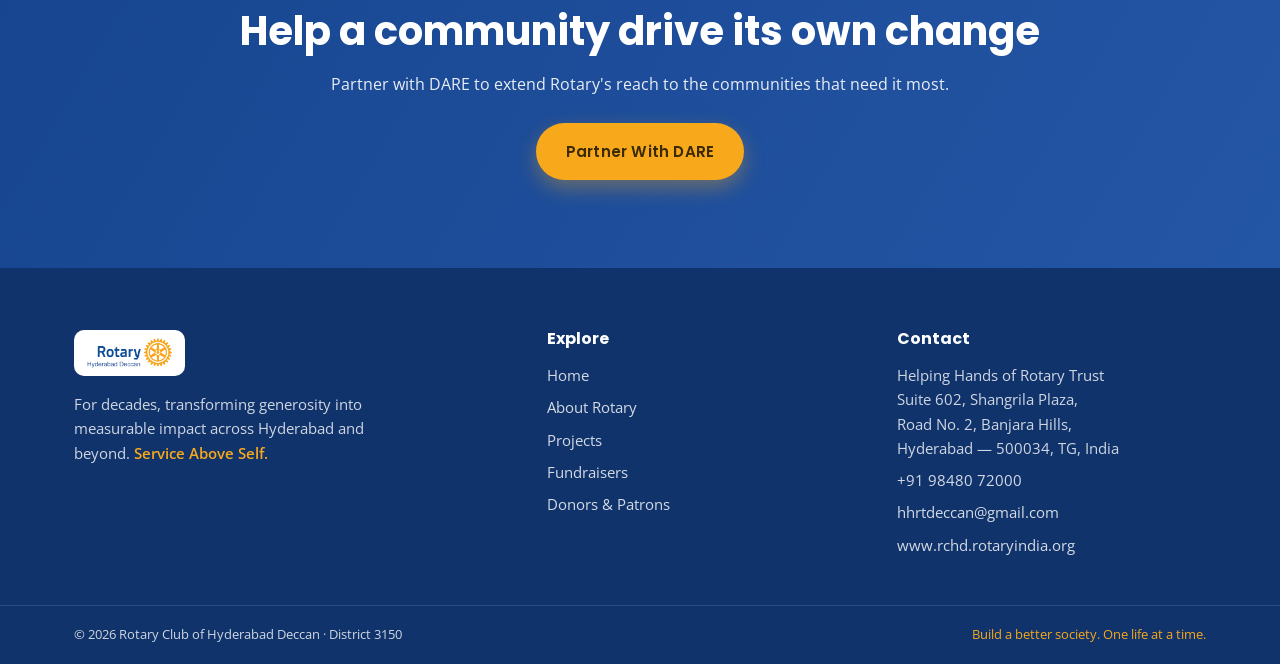
<file: website/dare.html>
<!DOCTYPE html>
<html lang="en">
<head>
  <meta charset="UTF-8" />
  <meta name="viewport" content="width=device-width, initial-scale=1.0" />
  <title>DARE — Deccan Assists Rotary Endeavours | Rotary Club of Hyderabad Deccan</title>
  <meta name="description" content="DARE (Deccan Assists Rotary Endeavours) is a collaborative model supporting smaller rural and suburban Rotary clubs with funding, execution expertise and governance." />
  <link rel="preconnect" href="https://fonts.googleapis.com" />
  <link rel="preconnect" href="https://fonts.gstatic.com" crossorigin />
  <link href="https://fonts.googleapis.com/css2?family=Open+Sans:wght@400;500;600;700&family=Poppins:wght@500;600;700;800&display=swap" rel="stylesheet" />
  <link rel="icon" type="image/png" href="assets/img/wheel.png" />
  <link rel="stylesheet" href="assets/css/styles.css" />
</head>
<body>

  <header class="site-header" id="siteHeader">
    <div class="container nav-wrap">
      <a href="index.html" class="brand"><img src="assets/img/rchd-logo3.png" alt="District 3150 Rotary Hyderabad Deccan" class="brand-logo" /></a>
      <button class="nav-toggle" id="navToggle" aria-label="Toggle navigation" aria-expanded="false"><span></span><span></span><span></span></button>
      <nav class="main-nav" id="mainNav">
        <a href="index.html">Home</a>
        <a href="about.html">About Rotary</a>
        <a href="projects.html">Projects</a>
        <a href="fundraisers.html">Fundraisers</a>
        <a href="dare.html" class="active">DARE</a>
        <a href="donors.html">Donors &amp; Patrons</a>
        <a href="donors.html#give" class="nav-cta">Donate</a>
      </nav>
    </div>
  </header>

  <section class="page-hero">
    <div class="container">
      <p class="crumbs"><a href="index.html">Home</a> &nbsp;/&nbsp; DARE</p>
      <h1>DARE — Deccan Assists Rotary Endeavours</h1>
      <p>Enabling reach to communities everywhere. Not every deserving community has access to resources — DARE helps change that.</p>
    </div>
  </section>

  <section class="section">
    <div class="container grid-2">
      <div class="reveal about-media">
        <img src="assets/images/dare.jpg" alt="DARE project inauguration with a partner club" loading="lazy" />
      </div>
      <div class="reveal">
        <p class="eyebrow">A Collaborative Model</p>
        <h2 class="section-title">Strong institutions empowering local leadership</h2>
        <p>DARE is a collaborative model through which the Rotary Club of Hyderabad Deccan supports smaller rural and suburban Rotary clubs with funding, execution expertise and governance support. Together, these partnerships deliver water access, healthcare, education and livelihood solutions across Telangana and Andhra Pradesh.</p>
        <p>DARE proves that when strong institutions empower local leadership, impact reaches further.</p>
      </div>
    </div>
  </section>

  <section class="section section-tint">
    <div class="container">
      <div class="tiers reveal">
        <div class="tier"><div class="tier-num">40+</div><div class="tier-label">Rural &amp; sub-urban partner clubs</div></div>
        <div class="tier"><div class="tier-num">1+</div><div class="tier-label">Project every month</div></div>
        <div class="tier"><div class="tier-num">5</div><div class="tier-label">Focus areas of support</div></div>
        <div class="tier"><div class="tier-num">2000s</div><div class="tier-label">Running since the early 2000s</div></div>
      </div>
    </div>
  </section>

  <section class="section">
    <div class="container grid-2">
      <div class="reveal">
        <h3 style="font-size:1.4rem;margin-bottom:12px">How it works</h3>
        <p>RCHD brings financial resources, execution support and governance guidance. The partner club brings local relationships, community knowledge and accountability. Together, they deliver impact that neither could achieve alone.</p>
        <ul class="feature-list">
          <li><strong>Focus areas:</strong> Healthcare · Water &amp; Sanitation · Education · Economic Empowerment · Infrastructure</li>
          <li><strong>Frequency:</strong> at least one project per month, with a different partner club each time</li>
          <li><strong>Reach:</strong> 40+ partner clubs across Telangana &amp; Andhra Pradesh</li>
        </ul>
      </div>
      <div class="reveal">
        <h3 style="font-size:1.4rem;margin-bottom:12px">What makes DARE different</h3>
        <p>DARE is not a top-down program. It is a collaborative model built on a grassroots philosophy — the conviction that the most durable change is the change a community itself drives, with the support of partners who genuinely care.</p>
        <h4 style="color:var(--blue);margin:18px 0 8px">Sample projects</h4>
        <ul class="feature-list">
          <li>Construction of water-access steps at a village water body — benefiting <strong>1,000 villagers</strong></li>
          <li>Distribution of push carts enabling economic independence for street vendors</li>
        </ul>
      </div>
    </div>
  </section>

  <section class="section join">
    <div class="container" style="text-align:center">
      <h2 class="section-title light reveal">Help a community drive its own change</h2>
      <p class="light-text reveal" style="max-width:620px;margin:0 auto 26px">Partner with DARE to extend Rotary's reach to the communities that need it most.</p>
      <div class="reveal"><a href="donors.html#give" class="btn btn-gold">Partner With DARE</a></div>
    </div>
  </section>

  <footer class="site-footer">
    <div class="container footer-grid">
      <div class="footer-brand">
        <img src="assets/img/rchd-logo3.png" alt="Rotary Hyderabad Deccan" class="footer-logo" />
        <p>For decades, transforming generosity into measurable impact across Hyderabad and beyond. <em>Service Above Self.</em></p>
      </div>
      <div class="footer-col">
        <h4>Explore</h4>
        <p><a href="index.html">Home</a></p>
        <p><a href="about.html">About Rotary</a></p>
        <p><a href="projects.html">Projects</a></p>
        <p><a href="fundraisers.html">Fundraisers</a></p>
        <p><a href="donors.html">Donors &amp; Patrons</a></p>
      </div>
      <div class="footer-col">
        <h4>Contact</h4>
        <p>Helping Hands of Rotary Trust<br>Suite 602, Shangrila Plaza,<br>Road No. 2, Banjara Hills,<br>Hyderabad — 500034, TG, India</p>
        <p><a href="tel:+919848072000">+91 98480 72000</a></p>
        <p><a href="mailto:hhrtdeccan@gmail.com">hhrtdeccan@gmail.com</a></p>
        <p><a href="https://www.rchd.rotaryindia.org" target="_blank" rel="noopener">www.rchd.rotaryindia.org</a></p>
      </div>
    </div>
    <div class="footer-bar">
      <div class="container footer-bar-inner">
        <span>© <span id="year"></span> Rotary Club of Hyderabad Deccan · District 3150</span>
        <span class="footer-tag">Build a better society. One life at a time.</span>
      </div>
    </div>
  </footer>

  <a href="#" class="to-top" id="toTop" aria-label="Back to top">↑</a>
  <script src="assets/js/main.js"></script>
</body>
</html>
</file>
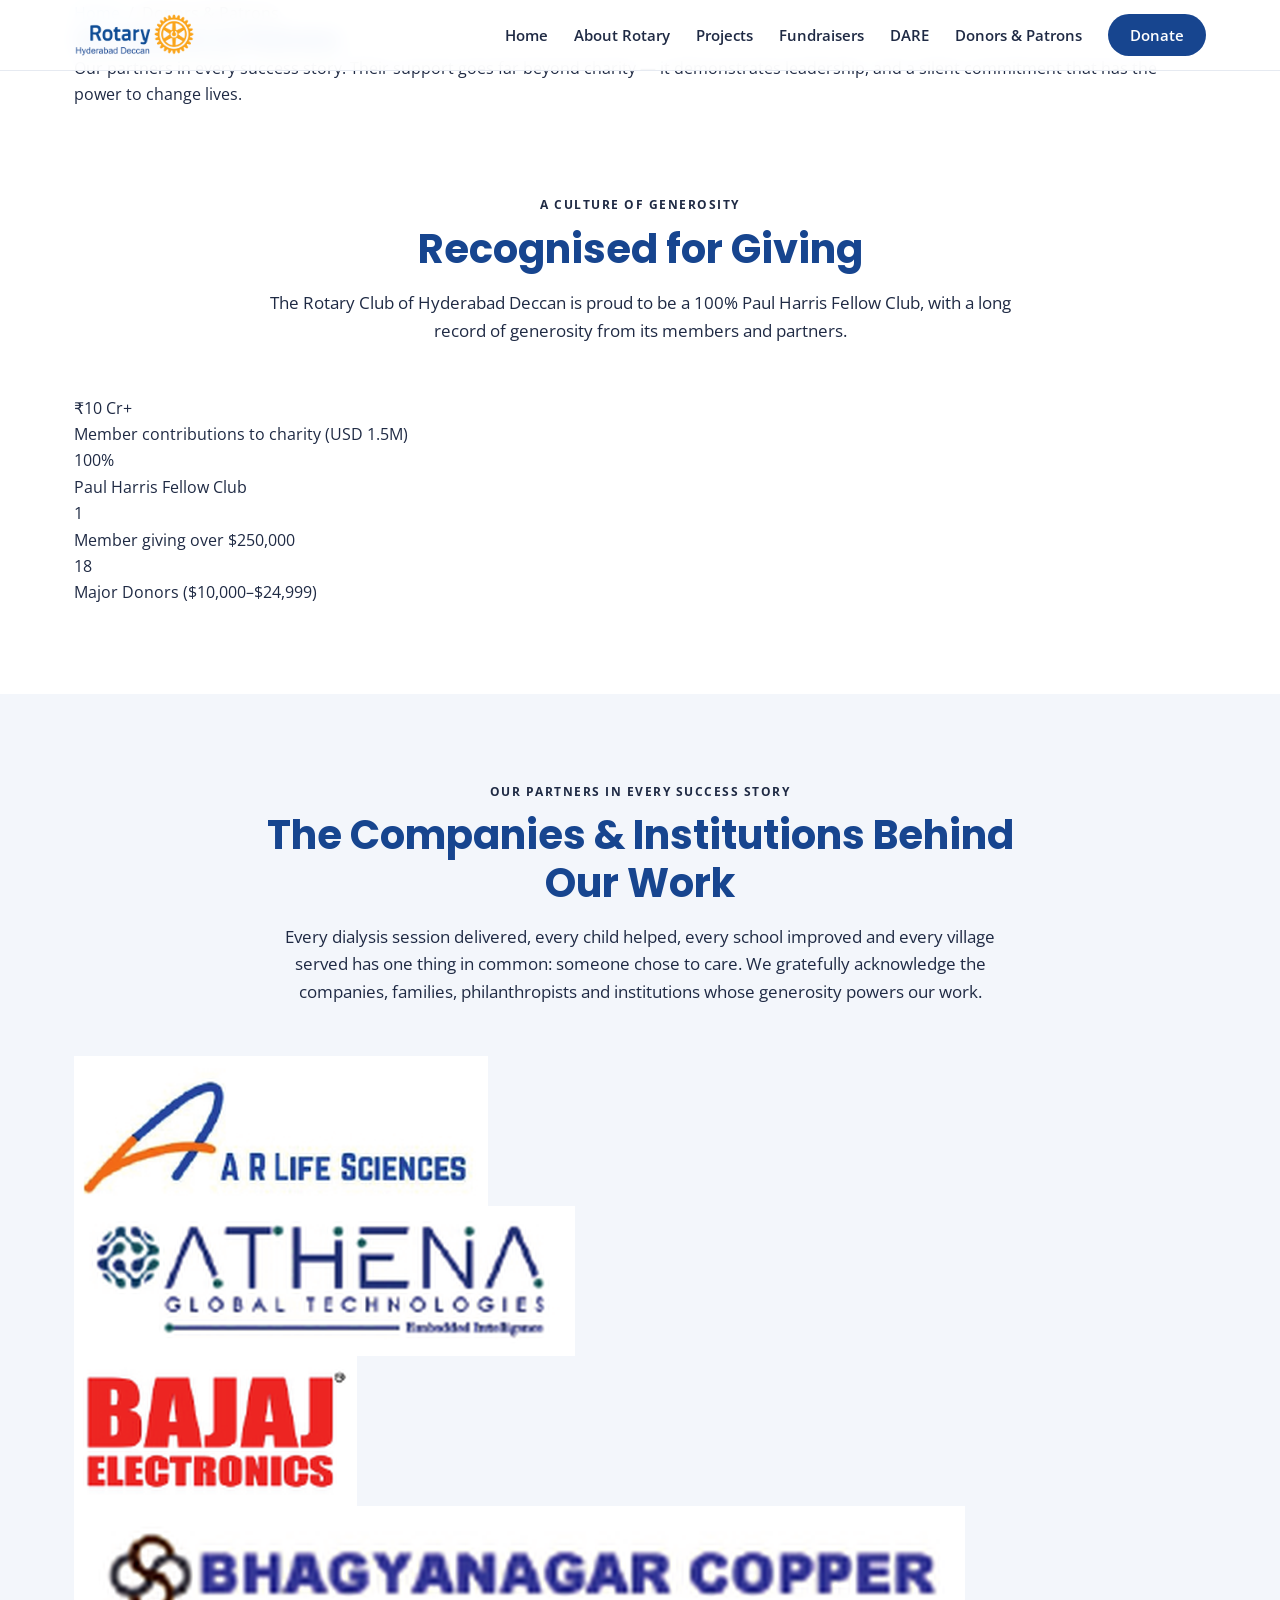
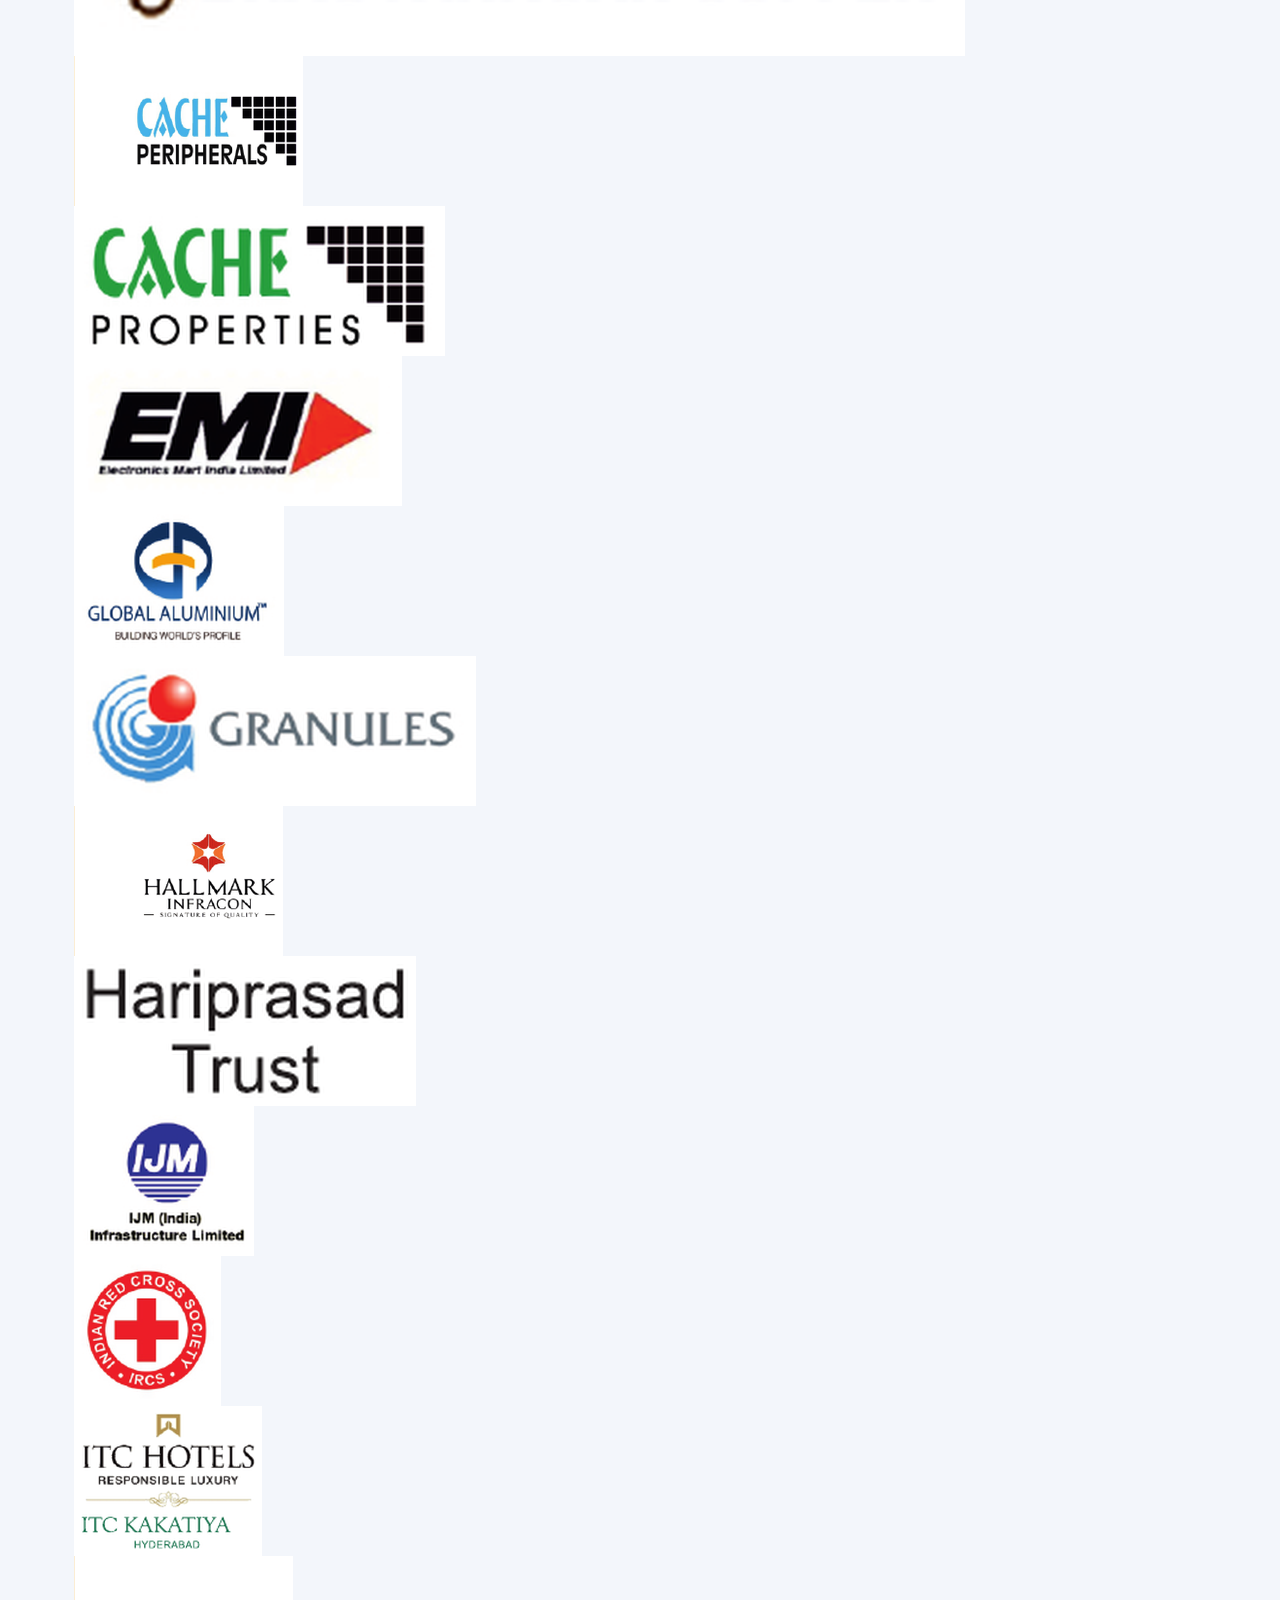
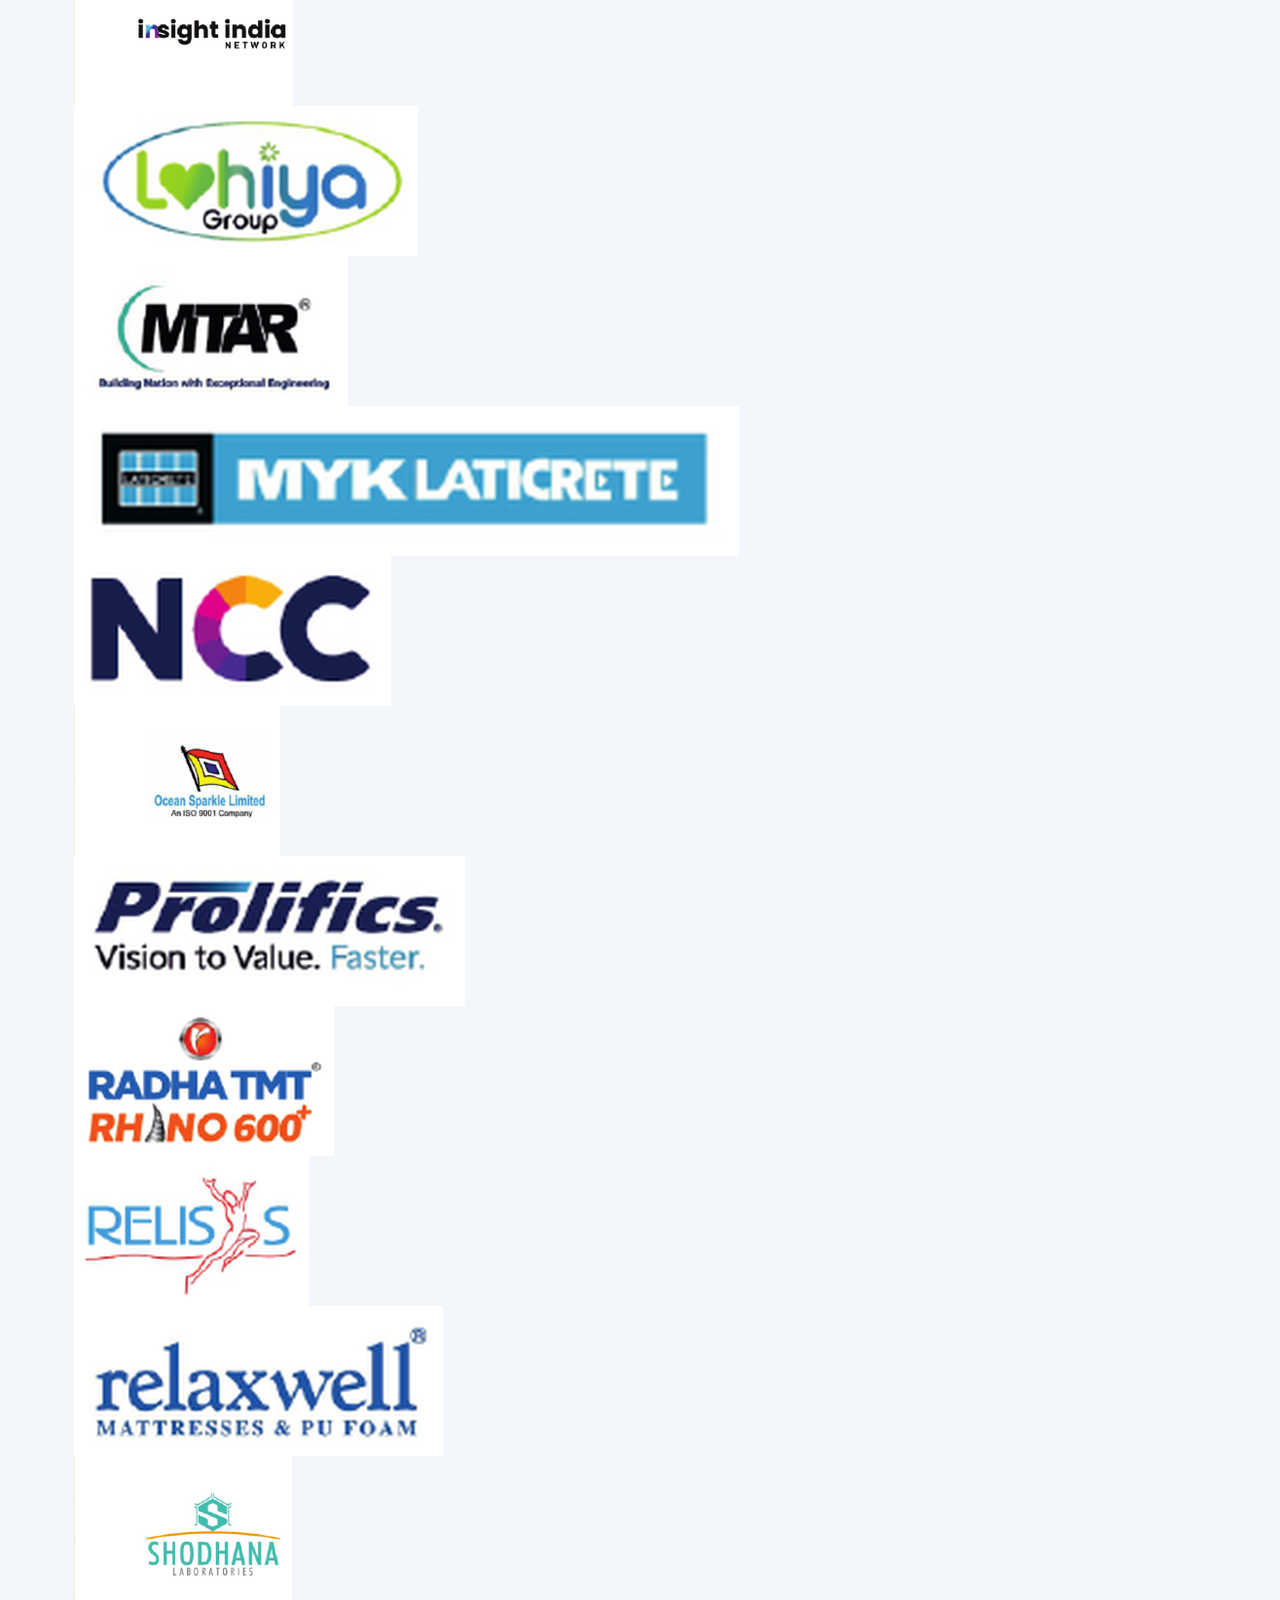
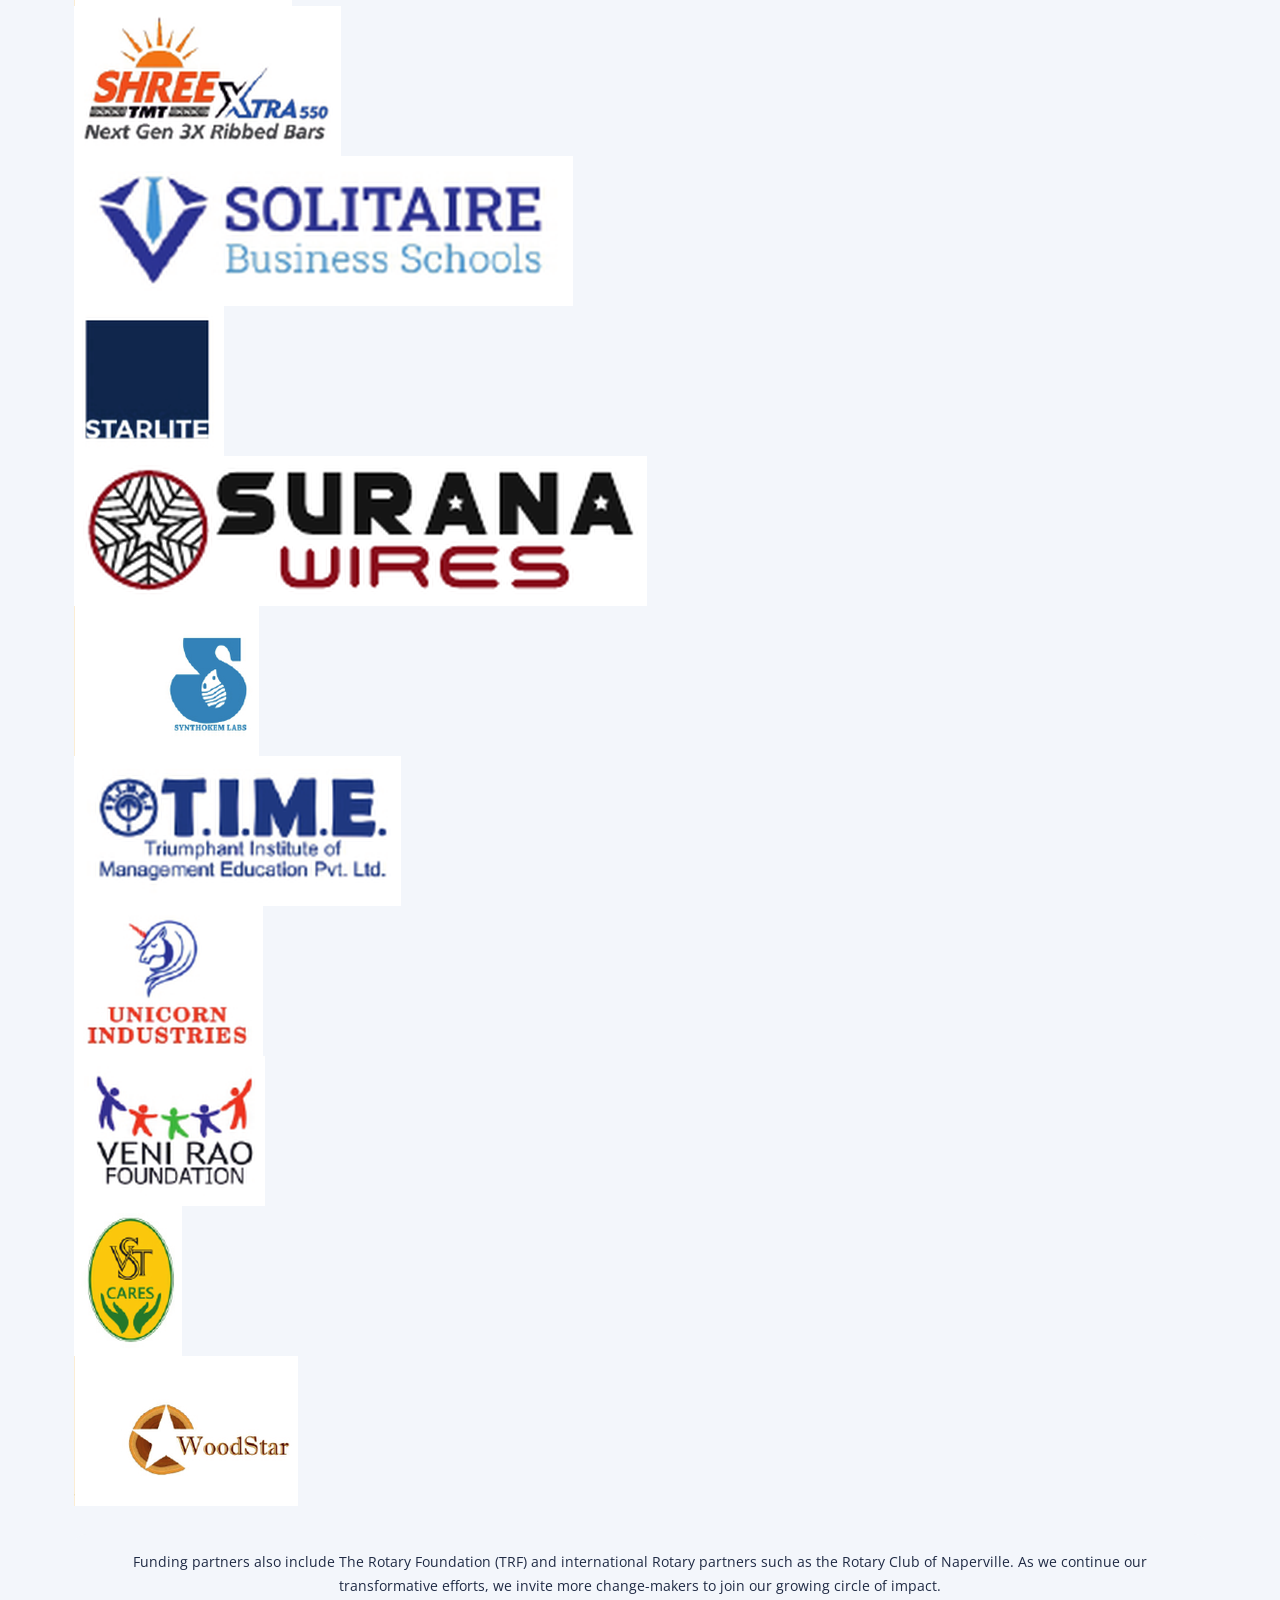
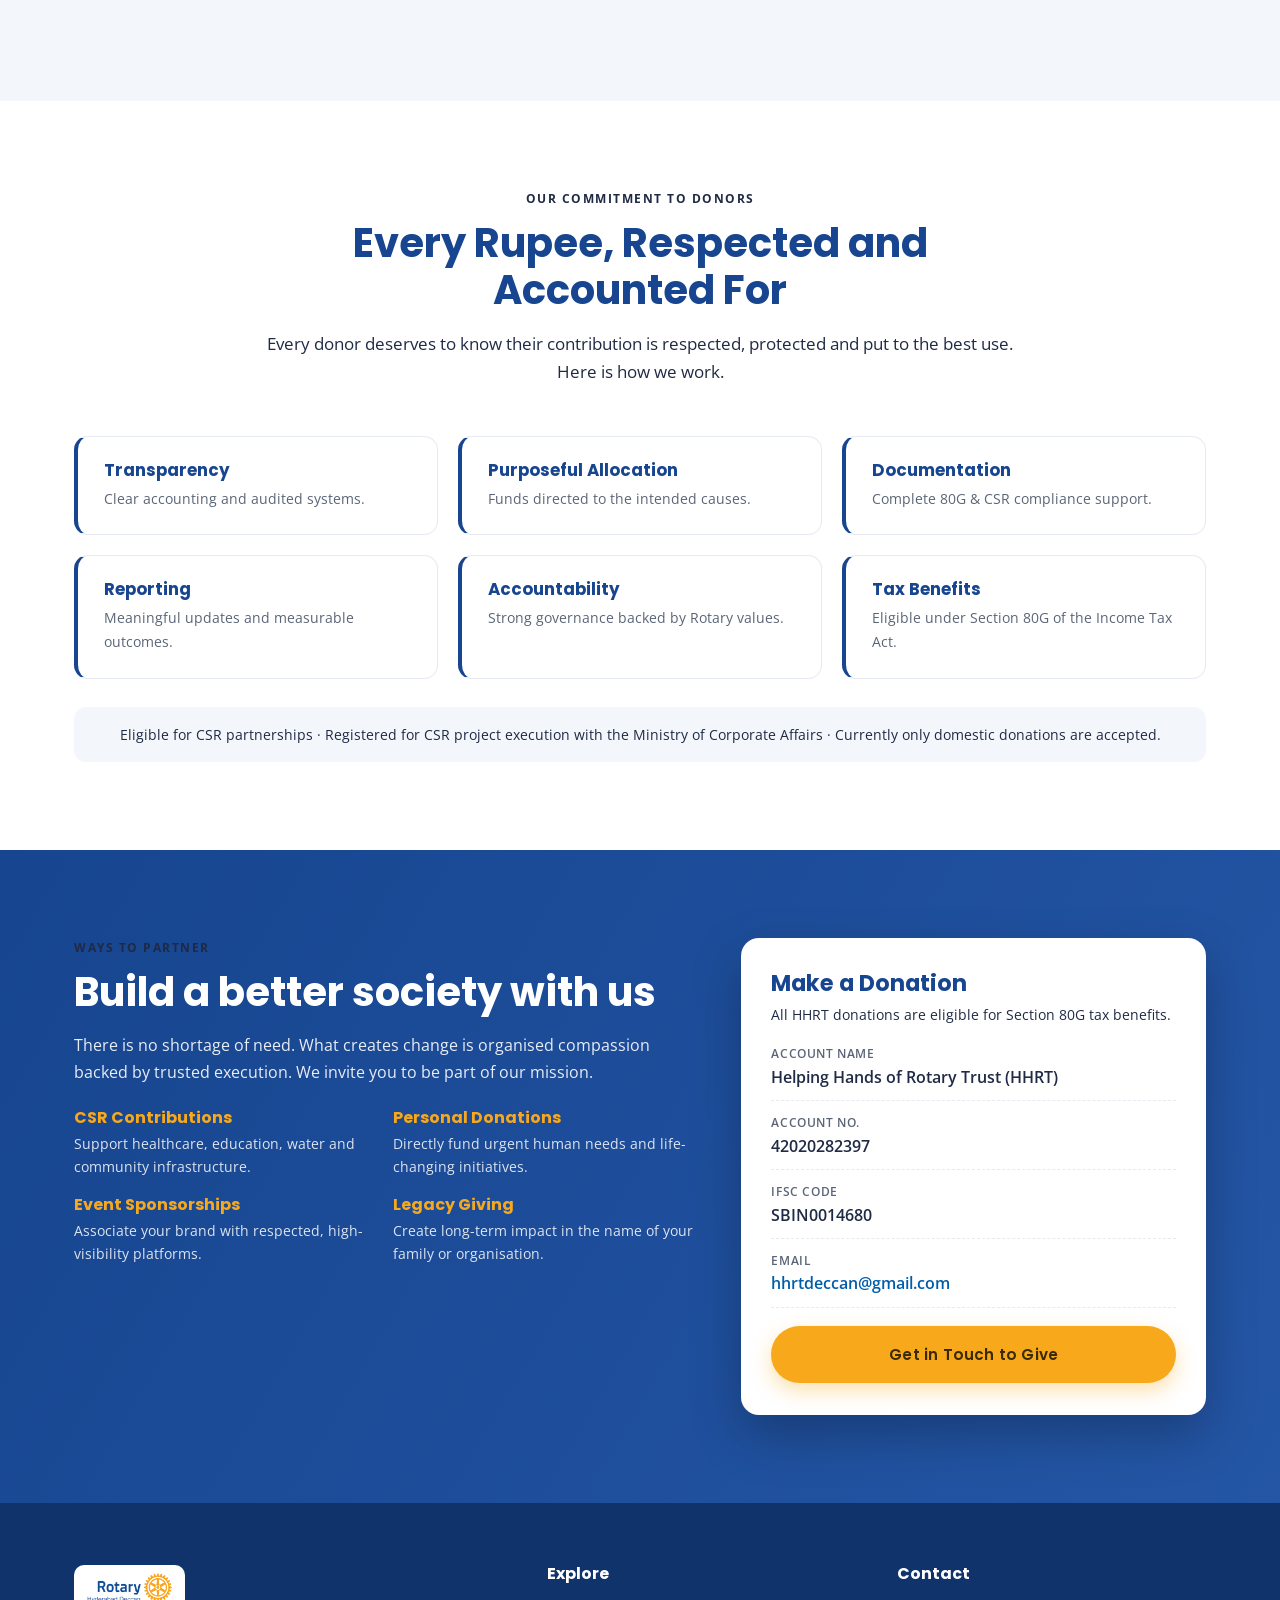
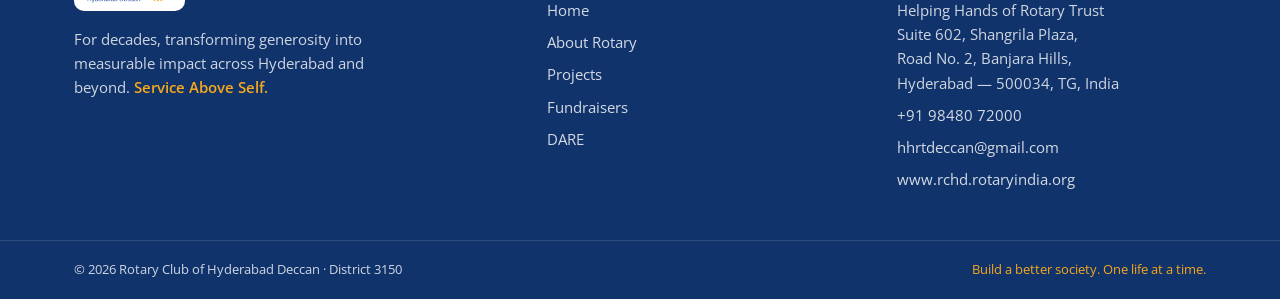
<file: website/donors.html>
<!DOCTYPE html>
<html lang="en">
<head>
  <meta charset="UTF-8" />
  <meta name="viewport" content="width=device-width, initial-scale=1.0" />
  <title>Our Donors &amp; Patrons — Rotary Club of Hyderabad Deccan</title>
  <meta name="description" content="The companies, philanthropists and institutions whose generosity powers the work of the Rotary Club of Hyderabad Deccan — plus how to give." />
  <link rel="preconnect" href="https://fonts.googleapis.com" />
  <link rel="preconnect" href="https://fonts.gstatic.com" crossorigin />
  <link href="https://fonts.googleapis.com/css2?family=Open+Sans:wght@400;500;600;700&family=Poppins:wght@500;600;700;800&display=swap" rel="stylesheet" />
  <link rel="icon" type="image/png" href="assets/img/wheel.png" />
  <link rel="stylesheet" href="assets/css/styles.css" />
</head>
<body>

  <header class="site-header" id="siteHeader">
    <div class="container nav-wrap">
      <a href="index.html" class="brand"><img src="assets/img/rchd-logo3.png" alt="District 3150 Rotary Hyderabad Deccan" class="brand-logo" /></a>
      <button class="nav-toggle" id="navToggle" aria-label="Toggle navigation" aria-expanded="false"><span></span><span></span><span></span></button>
      <nav class="main-nav" id="mainNav">
        <a href="index.html">Home</a>
        <a href="about.html">About Rotary</a>
        <a href="projects.html">Projects</a>
        <a href="fundraisers.html">Fundraisers</a>
        <a href="dare.html">DARE</a>
        <a href="donors.html" class="active">Donors &amp; Patrons</a>
        <a href="donors.html#give" class="nav-cta">Donate</a>
      </nav>
    </div>
  </header>

  <section class="page-hero">
    <div class="container">
      <p class="crumbs"><a href="index.html">Home</a> &nbsp;/&nbsp; Donors &amp; Patrons</p>
      <h1>Our Donors &amp; Patrons</h1>
      <p>Our partners in every success story. Their support goes far beyond charity — it demonstrates leadership, and a silent commitment that has the power to change lives.</p>
    </div>
  </section>

  <!-- RECOGNITION TIERS -->
  <section class="section">
    <div class="container">
      <div class="section-head reveal">
        <p class="eyebrow">A Culture of Generosity</p>
        <h2 class="section-title">Recognised for Giving</h2>
        <p class="section-intro">The Rotary Club of Hyderabad Deccan is proud to be a 100% Paul Harris Fellow Club, with a long record of generosity from its members and partners.</p>
      </div>
      <div class="tiers reveal">
        <div class="tier"><div class="tier-num">₹10 Cr+</div><div class="tier-label">Member contributions to charity (USD 1.5M)</div></div>
        <div class="tier"><div class="tier-num">100%</div><div class="tier-label">Paul Harris Fellow Club</div></div>
        <div class="tier"><div class="tier-num">1</div><div class="tier-label">Member giving over $250,000</div></div>
        <div class="tier"><div class="tier-num">18</div><div class="tier-label">Major Donors ($10,000–$24,999)</div></div>
      </div>
    </div>
  </section>

  <!-- LOGO WALL -->
  <section class="section section-tint" id="partners">
    <div class="container">
      <div class="section-head reveal">
        <p class="eyebrow">Our Partners in Every Success Story</p>
        <h2 class="section-title">The Companies &amp; Institutions Behind Our Work</h2>
        <p class="section-intro">Every dialysis session delivered, every child helped, every school improved and every village served has one thing in common: someone chose to care. We gratefully acknowledge the companies, families, philanthropists and institutions whose generosity powers our work.</p>
      </div>
      <div class="logo-wall reveal">
        <div class="logo-cell"><img src="assets/logos/a-r-life-sciences.png" alt="A R Life Sciences" loading="lazy" /></div>
        <div class="logo-cell"><img src="assets/logos/athena.png" alt="Athena Global Technologies" loading="lazy" /></div>
        <div class="logo-cell"><img src="assets/logos/bajaj-electronics.png" alt="Bajaj Electronics" loading="lazy" /></div>
        <div class="logo-cell"><img src="assets/logos/bhagyanagar-copper.png" alt="Bhagyanagar Copper" loading="lazy" /></div>
        <div class="logo-cell"><img src="assets/logos/cache-peripherals.png" alt="Cache Peripherals" loading="lazy" /></div>
        <div class="logo-cell"><img src="assets/logos/cache-properties.png" alt="Cache Properties" loading="lazy" /></div>
        <div class="logo-cell"><img src="assets/logos/emi.png" alt="EMI" loading="lazy" /></div>
        <div class="logo-cell"><img src="assets/logos/global-aluminium.png" alt="Global Aluminium" loading="lazy" /></div>
        <div class="logo-cell"><img src="assets/logos/granules.png" alt="Granules India" loading="lazy" /></div>
        <div class="logo-cell"><img src="assets/logos/hallmark-infracon.png" alt="Hallmark Infracon" loading="lazy" /></div>
        <div class="logo-cell"><img src="assets/logos/hariprasad-trust.png" alt="Hariprasad Trust" loading="lazy" /></div>
        <div class="logo-cell"><img src="assets/logos/hetero.png" alt="Donor &amp; partner" loading="lazy" /></div>
        <div class="logo-cell"><img src="assets/logos/indian-red-cross.png" alt="Indian Red Cross Society" loading="lazy" /></div>
        <div class="logo-cell"><img src="assets/logos/itc-hotels.png" alt="ITC Hotels" loading="lazy" /></div>
        <div class="logo-cell"><img src="assets/logos/insight-india.png" alt="Insight India Network" loading="lazy" /></div>
        <div class="logo-cell"><img src="assets/logos/lohiya-group.png" alt="Lohiya Group" loading="lazy" /></div>
        <div class="logo-cell"><img src="assets/logos/mtar.png" alt="MTAR Technologies" loading="lazy" /></div>
        <div class="logo-cell"><img src="assets/logos/myk-laticrete.png" alt="MYK Laticrete" loading="lazy" /></div>
        <div class="logo-cell"><img src="assets/logos/ncc.png" alt="NCC Limited" loading="lazy" /></div>
        <div class="logo-cell"><img src="assets/logos/ocean-sparkle.png" alt="Ocean Sparkle Limited" loading="lazy" /></div>
        <div class="logo-cell"><img src="assets/logos/prolifics.png" alt="Prolifics" loading="lazy" /></div>
        <div class="logo-cell"><img src="assets/logos/radha-tmt.png" alt="Radha TMT Rhino 600" loading="lazy" /></div>
        <div class="logo-cell"><img src="assets/logos/relisys.png" alt="Relisys" loading="lazy" /></div>
        <div class="logo-cell"><img src="assets/logos/relaxwell.png" alt="Relaxwell Mattresses &amp; Sofa" loading="lazy" /></div>
        <div class="logo-cell"><img src="assets/logos/shodhana.png" alt="Shodhana Laboratories" loading="lazy" /></div>
        <div class="logo-cell"><img src="assets/logos/shree-steel.png" alt="Shree Steel" loading="lazy" /></div>
        <div class="logo-cell"><img src="assets/logos/solitaire.png" alt="Solitaire Group" loading="lazy" /></div>
        <div class="logo-cell"><img src="assets/logos/starlite.png" alt="Starlite" loading="lazy" /></div>
        <div class="logo-cell"><img src="assets/logos/surana-wires.png" alt="Surana Wires" loading="lazy" /></div>
        <div class="logo-cell"><img src="assets/logos/aqua.png" alt="Donor &amp; partner" loading="lazy" /></div>
        <div class="logo-cell"><img src="assets/logos/time.png" alt="T.I.M.E." loading="lazy" /></div>
        <div class="logo-cell"><img src="assets/logos/unicorn-industries.png" alt="Unicorn Industries" loading="lazy" /></div>
        <div class="logo-cell"><img src="assets/logos/veni-rao-foundation.png" alt="Veni Rao Foundation" loading="lazy" /></div>
        <div class="logo-cell"><img src="assets/logos/vst.png" alt="VST Industries" loading="lazy" /></div>
        <div class="logo-cell"><img src="assets/logos/woodstar.png" alt="WoodStar" loading="lazy" /></div>
      </div>
      <p class="trust-note reveal">Funding partners also include The Rotary Foundation (TRF) and international Rotary partners such as the Rotary Club of Naperville. As we continue our transformative efforts, we invite more change-makers to join our growing circle of impact.</p>
    </div>
  </section>

  <!-- TRANSPARENCY -->
  <section class="section" id="commitment">
    <div class="container">
      <div class="section-head reveal">
        <p class="eyebrow">Our Commitment to Donors</p>
        <h2 class="section-title">Every Rupee, Respected and Accounted For</h2>
        <p class="section-intro">Every donor deserves to know their contribution is respected, protected and put to the best use. Here is how we work.</p>
      </div>
      <div class="trust-grid reveal">
        <div class="trust-card"><h4>Transparency</h4><p>Clear accounting and audited systems.</p></div>
        <div class="trust-card"><h4>Purposeful Allocation</h4><p>Funds directed to the intended causes.</p></div>
        <div class="trust-card"><h4>Documentation</h4><p>Complete 80G &amp; CSR compliance support.</p></div>
        <div class="trust-card"><h4>Reporting</h4><p>Meaningful updates and measurable outcomes.</p></div>
        <div class="trust-card"><h4>Accountability</h4><p>Strong governance backed by Rotary values.</p></div>
        <div class="trust-card"><h4>Tax Benefits</h4><p>Eligible under Section 80G of the Income Tax Act.</p></div>
      </div>
      <p class="trust-note reveal">Eligible for CSR partnerships · Registered for CSR project execution with the Ministry of Corporate Affairs · Currently only domestic donations are accepted.</p>
    </div>
  </section>

  <!-- GIVE -->
  <section class="section join" id="give">
    <div class="container join-inner">
      <div class="reveal">
        <p class="eyebrow eyebrow-light">Ways to Partner</p>
        <h2 class="section-title light">Build a better society with us</h2>
        <p class="light-text">There is no shortage of need. What creates change is organised compassion backed by trusted execution. We invite you to be part of our mission.</p>
        <div class="ways">
          <div class="way"><h4>CSR Contributions</h4><p>Support healthcare, education, water and community infrastructure.</p></div>
          <div class="way"><h4>Personal Donations</h4><p>Directly fund urgent human needs and life-changing initiatives.</p></div>
          <div class="way"><h4>Event Sponsorships</h4><p>Associate your brand with respected, high-visibility platforms.</p></div>
          <div class="way"><h4>Legacy Giving</h4><p>Create long-term impact in the name of your family or organisation.</p></div>
        </div>
      </div>
      <aside class="donate-card reveal">
        <h3>Make a Donation</h3>
        <p class="donate-sub">All HHRT donations are eligible for Section 80G tax benefits.</p>
        <dl class="donate-details">
          <div><dt>Account Name</dt><dd>Helping Hands of Rotary Trust (HHRT)</dd></div>
          <div><dt>Account No.</dt><dd>42020282397</dd></div>
          <div><dt>IFSC Code</dt><dd>SBIN0014680</dd></div>
          <div><dt>Email</dt><dd><a href="mailto:hhrtdeccan@gmail.com">hhrtdeccan@gmail.com</a></dd></div>
        </dl>
        <a href="mailto:hhrtdeccan@gmail.com?subject=I%20want%20to%20support%20Rotary%20Hyderabad%20Deccan" class="btn btn-gold btn-block">Get in Touch to Give</a>
      </aside>
    </div>
  </section>

  <footer class="site-footer">
    <div class="container footer-grid">
      <div class="footer-brand">
        <img src="assets/img/rchd-logo3.png" alt="Rotary Hyderabad Deccan" class="footer-logo" />
        <p>For decades, transforming generosity into measurable impact across Hyderabad and beyond. <em>Service Above Self.</em></p>
      </div>
      <div class="footer-col">
        <h4>Explore</h4>
        <p><a href="index.html">Home</a></p>
        <p><a href="about.html">About Rotary</a></p>
        <p><a href="projects.html">Projects</a></p>
        <p><a href="fundraisers.html">Fundraisers</a></p>
        <p><a href="dare.html">DARE</a></p>
      </div>
      <div class="footer-col">
        <h4>Contact</h4>
        <p>Helping Hands of Rotary Trust<br>Suite 602, Shangrila Plaza,<br>Road No. 2, Banjara Hills,<br>Hyderabad — 500034, TG, India</p>
        <p><a href="tel:+919848072000">+91 98480 72000</a></p>
        <p><a href="mailto:hhrtdeccan@gmail.com">hhrtdeccan@gmail.com</a></p>
        <p><a href="https://www.rchd.rotaryindia.org" target="_blank" rel="noopener">www.rchd.rotaryindia.org</a></p>
      </div>
    </div>
    <div class="footer-bar">
      <div class="container footer-bar-inner">
        <span>© <span id="year"></span> Rotary Club of Hyderabad Deccan · District 3150</span>
        <span class="footer-tag">Build a better society. One life at a time.</span>
      </div>
    </div>
  </footer>

  <a href="#" class="to-top" id="toTop" aria-label="Back to top">↑</a>
  <script src="assets/js/main.js"></script>
</body>
</html>
</file>
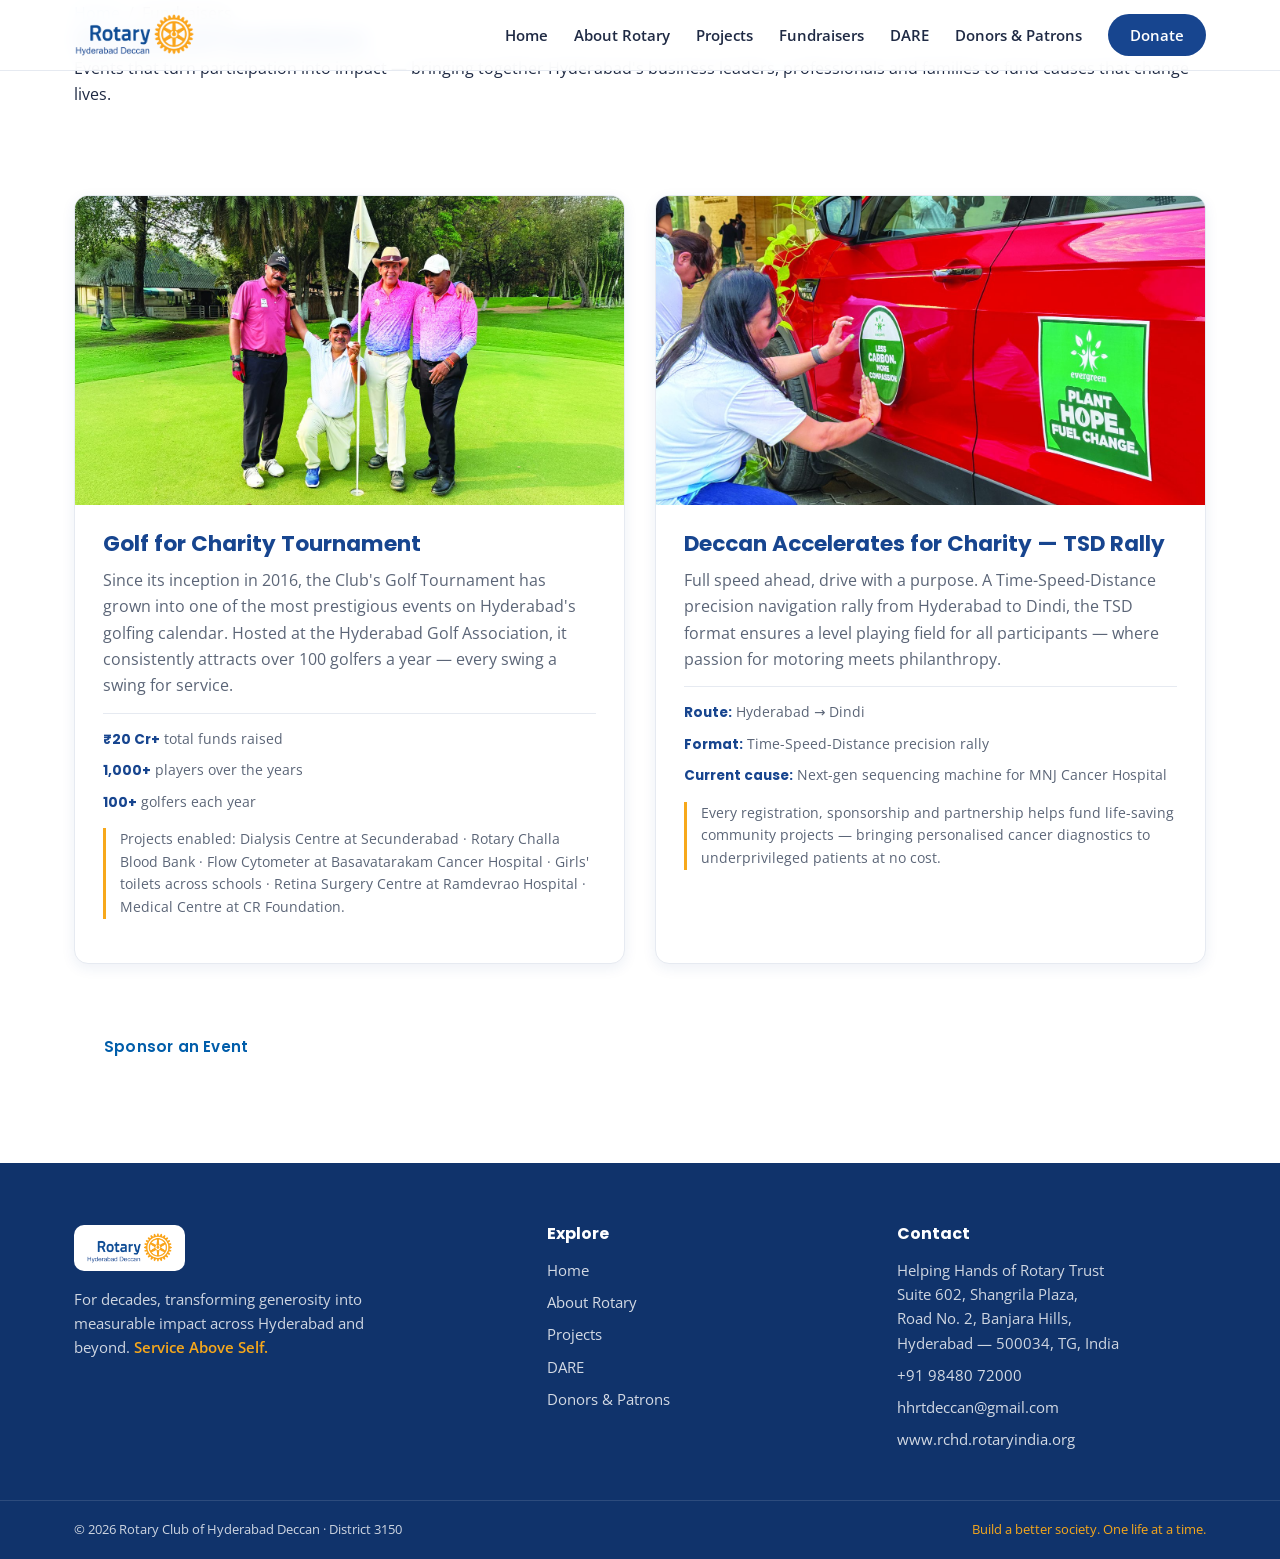
<file: website/fundraisers.html>
<!DOCTYPE html>
<html lang="en">
<head>
  <meta charset="UTF-8" />
  <meta name="viewport" content="width=device-width, initial-scale=1.0" />
  <title>Our Fundraisers — Rotary Club of Hyderabad Deccan</title>
  <meta name="description" content="The Rotary Hyderabad Deccan Golf for Charity Tournament and the Deccan Accelerates TSD car rally — events that turn participation into impact." />
  <link rel="preconnect" href="https://fonts.googleapis.com" />
  <link rel="preconnect" href="https://fonts.gstatic.com" crossorigin />
  <link href="https://fonts.googleapis.com/css2?family=Open+Sans:wght@400;500;600;700&family=Poppins:wght@500;600;700;800&display=swap" rel="stylesheet" />
  <link rel="icon" type="image/png" href="assets/img/wheel.png" />
  <link rel="stylesheet" href="assets/css/styles.css" />
</head>
<body>

  <header class="site-header" id="siteHeader">
    <div class="container nav-wrap">
      <a href="index.html" class="brand"><img src="assets/img/rchd-logo3.png" alt="District 3150 Rotary Hyderabad Deccan" class="brand-logo" /></a>
      <button class="nav-toggle" id="navToggle" aria-label="Toggle navigation" aria-expanded="false"><span></span><span></span><span></span></button>
      <nav class="main-nav" id="mainNav">
        <a href="index.html">Home</a>
        <a href="about.html">About Rotary</a>
        <a href="projects.html">Projects</a>
        <a href="fundraisers.html" class="active">Fundraisers</a>
        <a href="dare.html">DARE</a>
        <a href="donors.html">Donors &amp; Patrons</a>
        <a href="donors.html#give" class="nav-cta">Donate</a>
      </nav>
    </div>
  </header>

  <section class="page-hero">
    <div class="container">
      <p class="crumbs"><a href="index.html">Home</a> &nbsp;/&nbsp; Fundraisers</p>
      <h1>Our Annual Fundraisers</h1>
      <p>Events that turn participation into impact — bringing together Hyderabad's business leaders, professionals and families to fund causes that change lives.</p>
    </div>
  </section>

  <section class="section">
    <div class="container">
      <div class="events-grid">
        <article class="event-card reveal">
          <div class="event-img"><img src="assets/images/golf.jpg" alt="Rotary Golf for Charity tournament" loading="lazy" /></div>
          <div class="event-body">
            <h3>Golf for Charity Tournament</h3>
            <p>Since its inception in 2016, the Club's Golf Tournament has grown into one of the most prestigious events on Hyderabad's golfing calendar. Hosted at the Hyderabad Golf Association, it consistently attracts over 100 golfers a year — every swing a swing for service.</p>
            <div class="project-stats">
              <span><strong>₹20 Cr+</strong> total funds raised</span>
              <span><strong>1,000+</strong> players over the years</span>
              <span><strong>100+</strong> golfers each year</span>
            </div>
            <p class="event-note">Projects enabled: Dialysis Centre at Secunderabad · Rotary Challa Blood Bank · Flow Cytometer at Basavatarakam Cancer Hospital · Girls' toilets across schools · Retina Surgery Centre at Ramdevrao Hospital · Medical Centre at CR Foundation.</p>
          </div>
        </article>

        <article class="event-card reveal">
          <div class="event-img"><img src="assets/images/carrally.jpg" alt="Deccan Accelerates for Charity TSD car rally" loading="lazy" /></div>
          <div class="event-body">
            <h3>Deccan Accelerates for Charity — TSD Rally</h3>
            <p>Full speed ahead, drive with a purpose. A Time-Speed-Distance precision navigation rally from Hyderabad to Dindi, the TSD format ensures a level playing field for all participants — where passion for motoring meets philanthropy.</p>
            <div class="project-stats">
              <span><strong>Route:</strong> Hyderabad → Dindi</span>
              <span><strong>Format:</strong> Time-Speed-Distance precision rally</span>
              <span><strong>Current cause:</strong> Next-gen sequencing machine for MNJ Cancer Hospital</span>
            </div>
            <p class="event-note">Every registration, sponsorship and partnership helps fund life-saving community projects — bringing personalised cancer diagnostics to underprivileged patients at no cost.</p>
          </div>
        </article>
      </div>

      <div class="center-cta reveal" style="margin-top:54px">
        <a href="donors.html#give" class="btn btn-blue">Sponsor an Event</a>
      </div>
    </div>
  </section>

  <footer class="site-footer">
    <div class="container footer-grid">
      <div class="footer-brand">
        <img src="assets/img/rchd-logo3.png" alt="Rotary Hyderabad Deccan" class="footer-logo" />
        <p>For decades, transforming generosity into measurable impact across Hyderabad and beyond. <em>Service Above Self.</em></p>
      </div>
      <div class="footer-col">
        <h4>Explore</h4>
        <p><a href="index.html">Home</a></p>
        <p><a href="about.html">About Rotary</a></p>
        <p><a href="projects.html">Projects</a></p>
        <p><a href="dare.html">DARE</a></p>
        <p><a href="donors.html">Donors &amp; Patrons</a></p>
      </div>
      <div class="footer-col">
        <h4>Contact</h4>
        <p>Helping Hands of Rotary Trust<br>Suite 602, Shangrila Plaza,<br>Road No. 2, Banjara Hills,<br>Hyderabad — 500034, TG, India</p>
        <p><a href="tel:+919848072000">+91 98480 72000</a></p>
        <p><a href="mailto:hhrtdeccan@gmail.com">hhrtdeccan@gmail.com</a></p>
        <p><a href="https://www.rchd.rotaryindia.org" target="_blank" rel="noopener">www.rchd.rotaryindia.org</a></p>
      </div>
    </div>
    <div class="footer-bar">
      <div class="container footer-bar-inner">
        <span>© <span id="year"></span> Rotary Club of Hyderabad Deccan · District 3150</span>
        <span class="footer-tag">Build a better society. One life at a time.</span>
      </div>
    </div>
  </footer>

  <a href="#" class="to-top" id="toTop" aria-label="Back to top">↑</a>
  <script src="assets/js/main.js"></script>
</body>
</html>
</file>
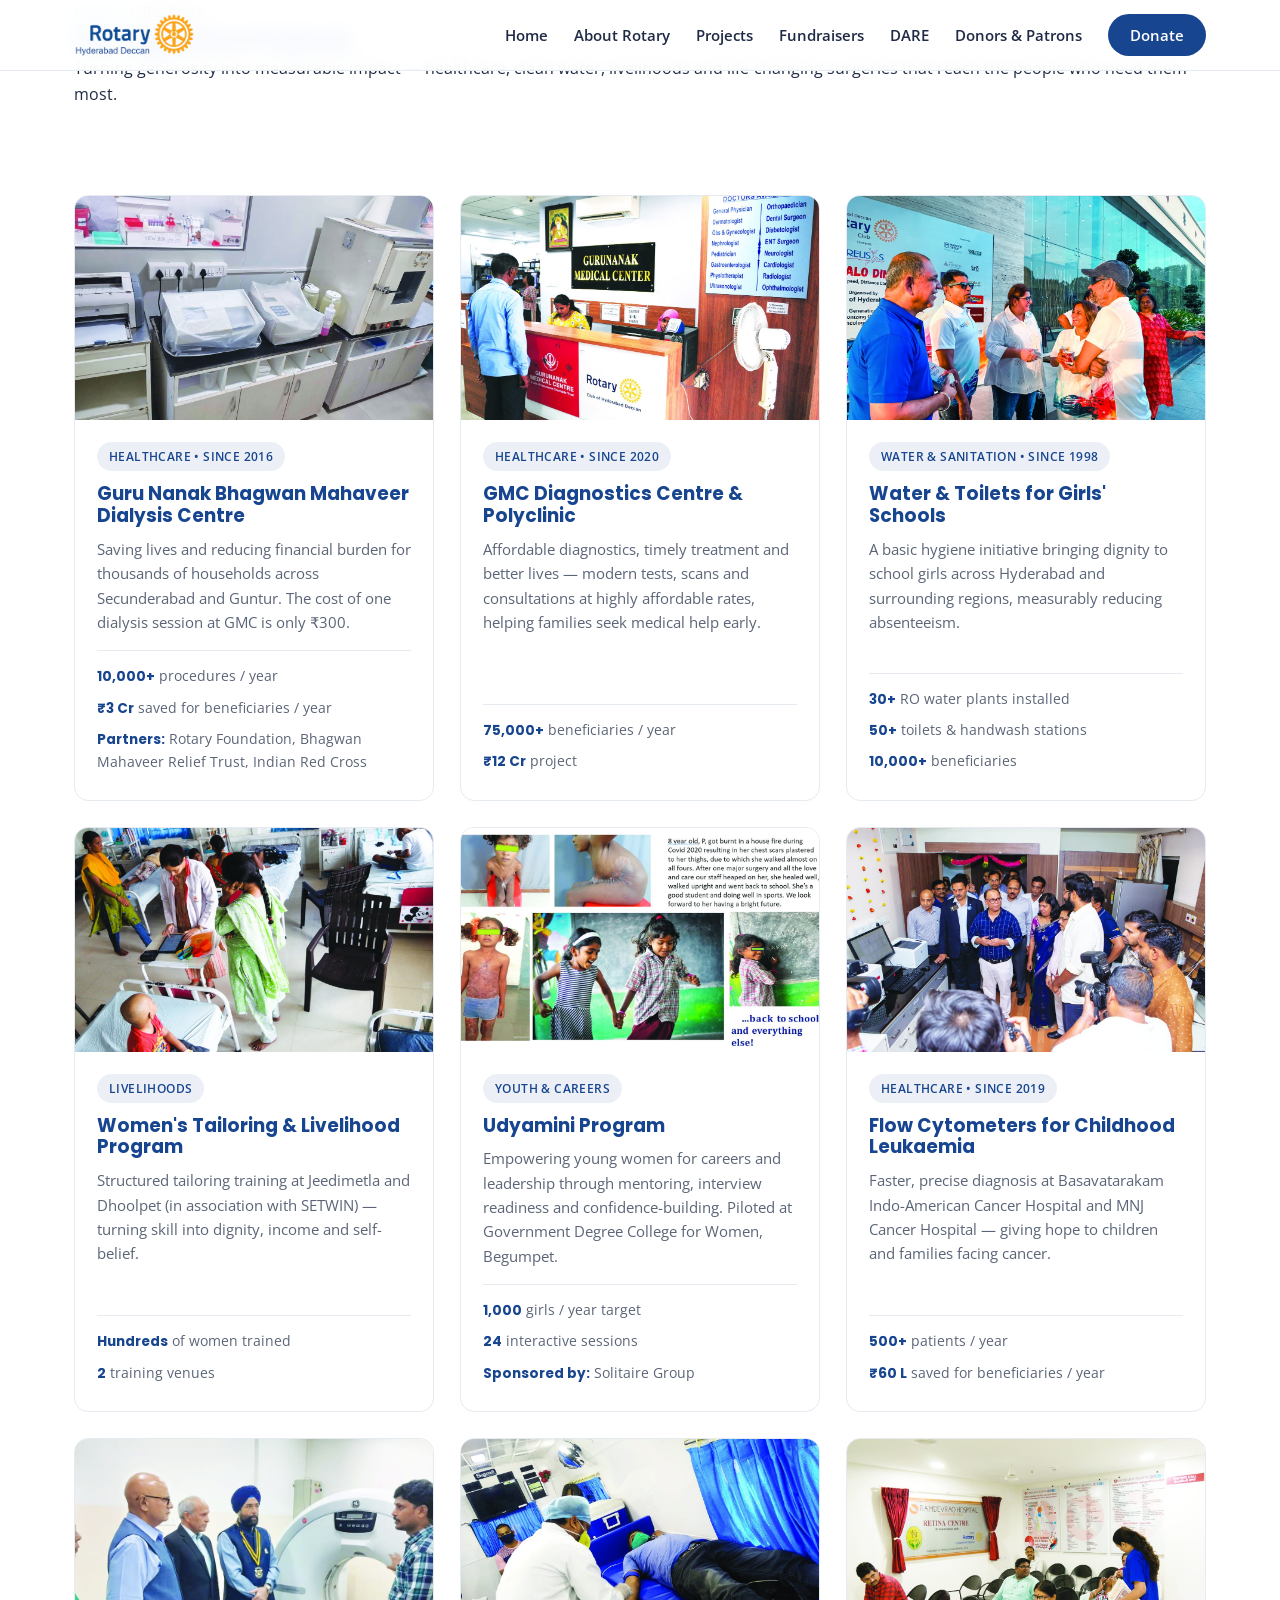
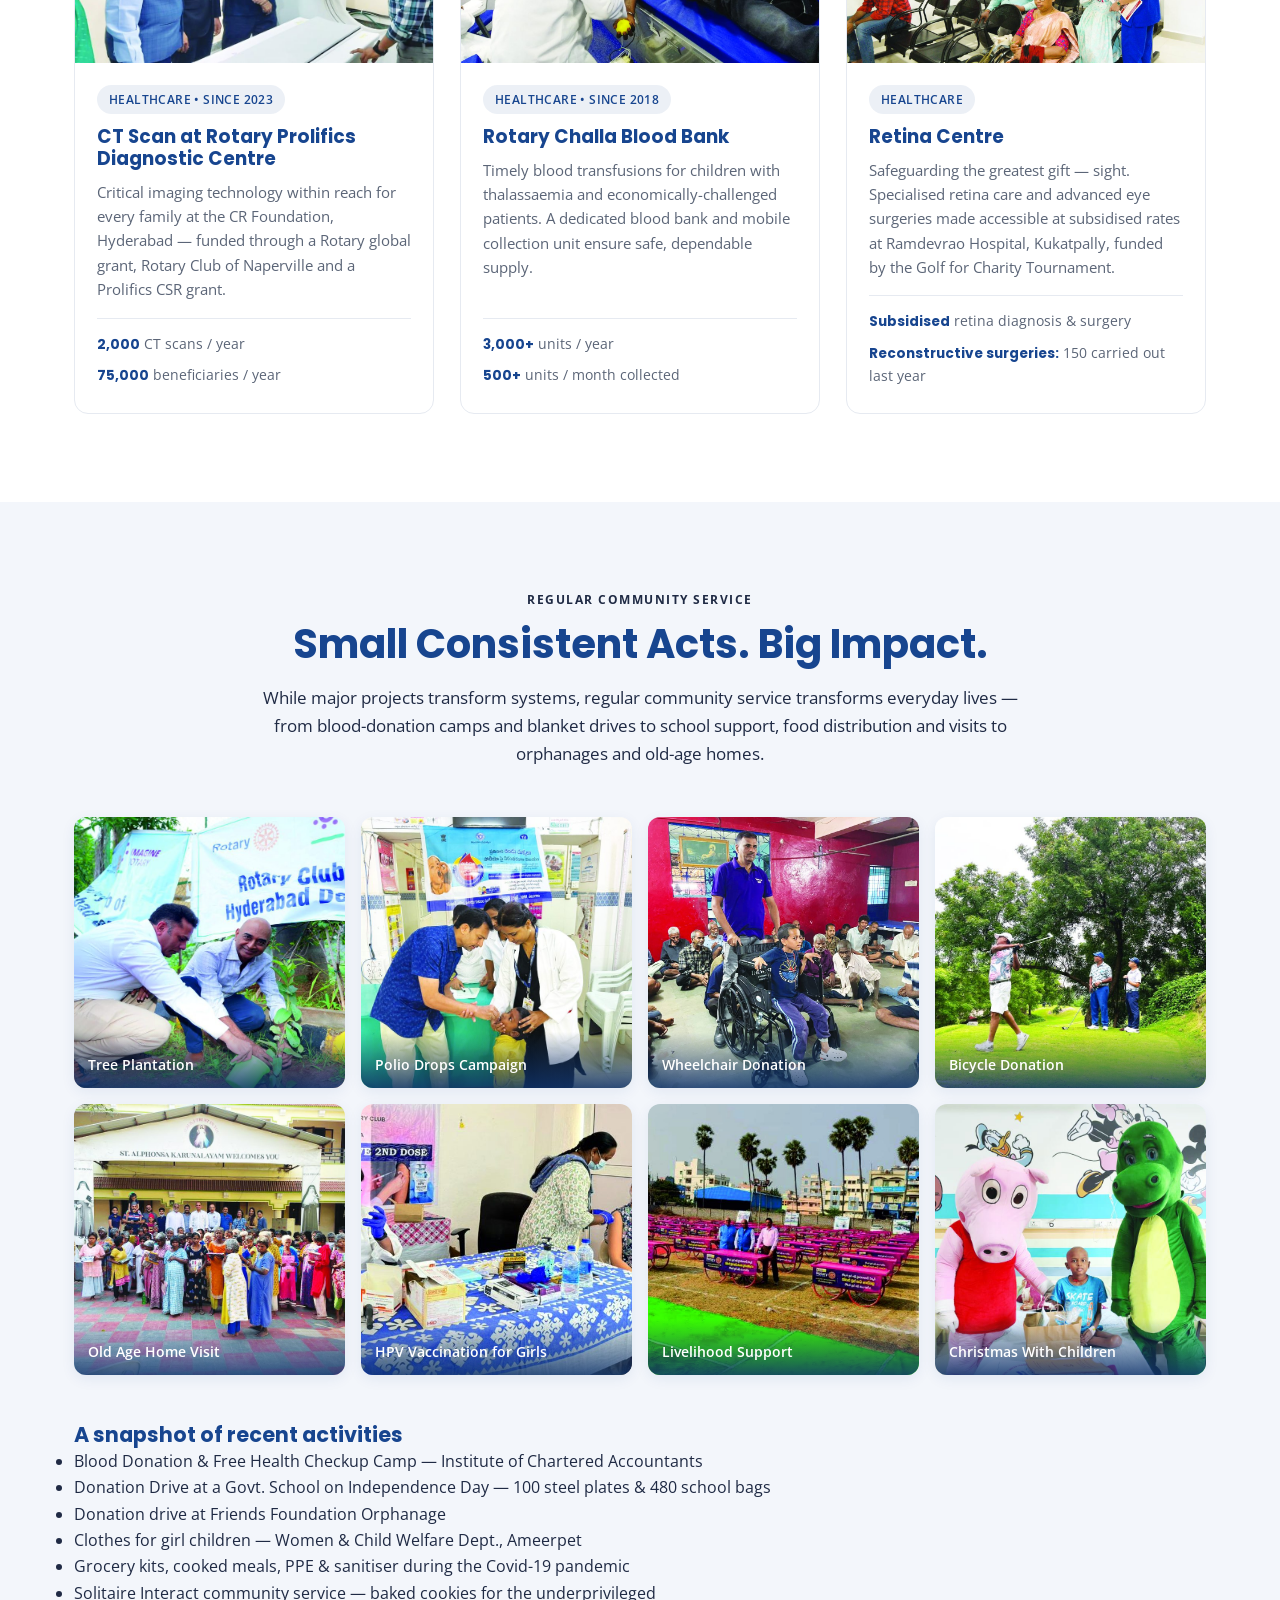
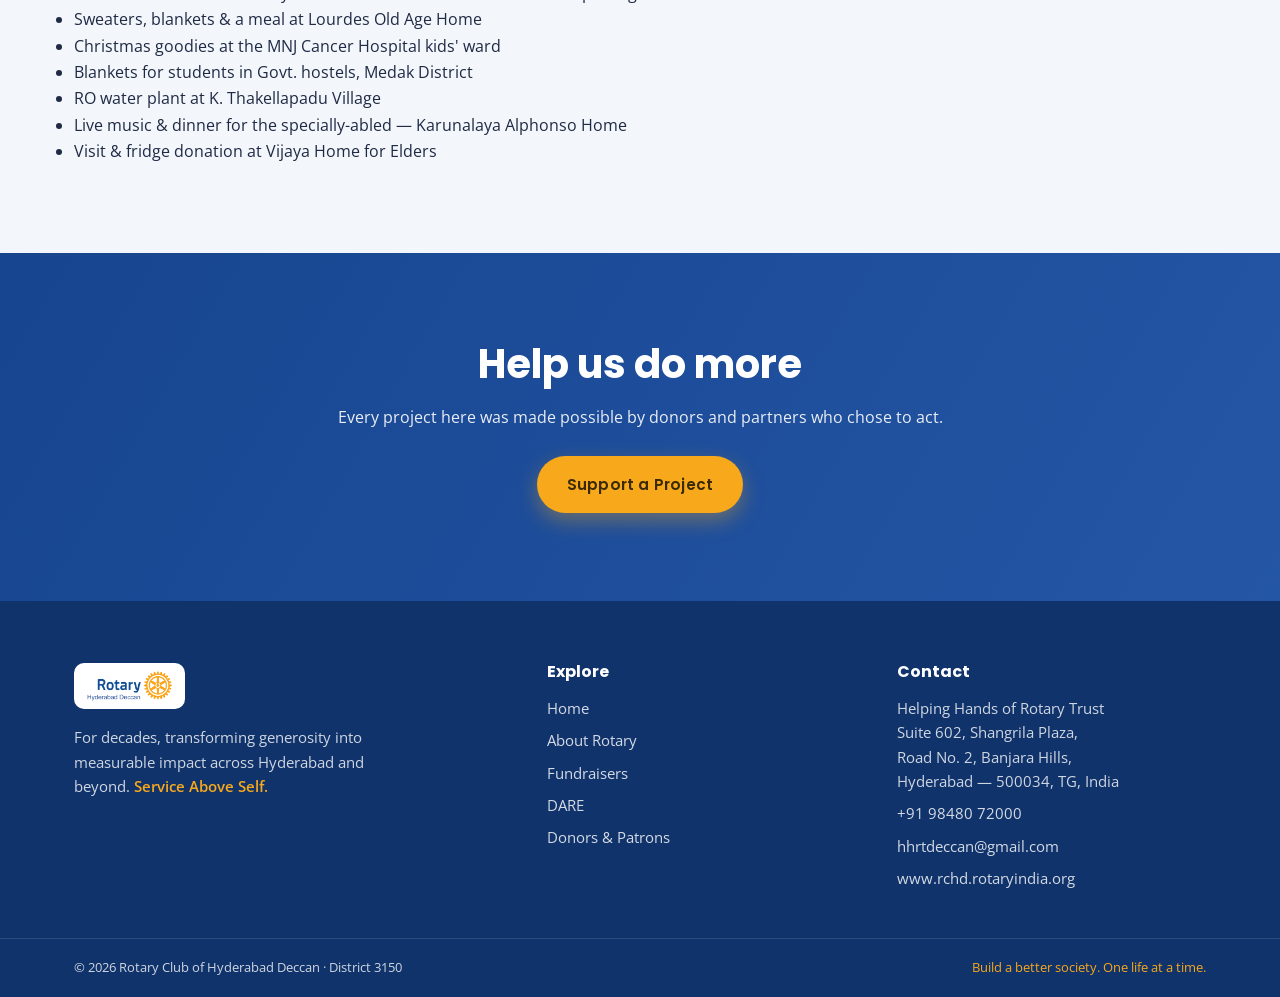
<file: website/projects.html>
<!DOCTYPE html>
<html lang="en">
<head>
  <meta charset="UTF-8" />
  <meta name="viewport" content="width=device-width, initial-scale=1.0" />
  <title>Our Signature Projects — Rotary Club of Hyderabad Deccan</title>
  <meta name="description" content="Signature projects of the Rotary Club of Hyderabad Deccan: dialysis, diagnostics, water & sanitation, livelihoods, leukaemia diagnosis, CT scans, blood bank, retina care and ongoing community service." />
  <link rel="preconnect" href="https://fonts.googleapis.com" />
  <link rel="preconnect" href="https://fonts.gstatic.com" crossorigin />
  <link href="https://fonts.googleapis.com/css2?family=Open+Sans:wght@400;500;600;700&family=Poppins:wght@500;600;700;800&display=swap" rel="stylesheet" />
  <link rel="icon" type="image/png" href="assets/img/wheel.png" />
  <link rel="stylesheet" href="assets/css/styles.css" />
</head>
<body>

  <header class="site-header" id="siteHeader">
    <div class="container nav-wrap">
      <a href="index.html" class="brand"><img src="assets/img/rchd-logo3.png" alt="District 3150 Rotary Hyderabad Deccan" class="brand-logo" /></a>
      <button class="nav-toggle" id="navToggle" aria-label="Toggle navigation" aria-expanded="false"><span></span><span></span><span></span></button>
      <nav class="main-nav" id="mainNav">
        <a href="index.html">Home</a>
        <a href="about.html">About Rotary</a>
        <a href="projects.html" class="active">Projects</a>
        <a href="fundraisers.html">Fundraisers</a>
        <a href="dare.html">DARE</a>
        <a href="donors.html">Donors &amp; Patrons</a>
        <a href="donors.html#give" class="nav-cta">Donate</a>
      </nav>
    </div>
  </header>

  <section class="page-hero">
    <div class="container">
      <p class="crumbs"><a href="index.html">Home</a> &nbsp;/&nbsp; Projects</p>
      <h1>Our Signature Projects</h1>
      <p>Turning generosity into measurable impact — healthcare, clean water, livelihoods and life-changing surgeries that reach the people who need them most.</p>
    </div>
  </section>

  <section class="section">
    <div class="container">
      <div class="projects-grid">

        <article class="project-card reveal">
          <div class="project-img"><img src="assets/images/dialysis.jpg" alt="Patients undergoing dialysis at the Secunderabad centre" loading="lazy" /></div>
          <div class="project-body">
            <span class="tag">Healthcare • Since 2016</span>
            <h3>Guru Nanak Bhagwan Mahaveer Dialysis Centre</h3>
            <p>Saving lives and reducing financial burden for thousands of households across Secunderabad and Guntur. The cost of one dialysis session at GMC is only ₹300.</p>
            <div class="project-stats">
              <span><strong>10,000+</strong> procedures / year</span>
              <span><strong>₹3 Cr</strong> saved for beneficiaries / year</span>
              <span><strong>Partners:</strong> Rotary Foundation, Bhagwan Mahaveer Relief Trust, Indian Red Cross</span>
            </div>
          </div>
        </article>

        <article class="project-card reveal">
          <div class="project-img"><img src="assets/images/diagnostics.jpg" alt="GMC Diagnostics Centre and Polyclinic" loading="lazy" /></div>
          <div class="project-body">
            <span class="tag">Healthcare • Since 2020</span>
            <h3>GMC Diagnostics Centre &amp; Polyclinic</h3>
            <p>Affordable diagnostics, timely treatment and better lives — modern tests, scans and consultations at highly affordable rates, helping families seek medical help early.</p>
            <div class="project-stats">
              <span><strong>75,000+</strong> beneficiaries / year</span>
              <span><strong>₹12 Cr</strong> project</span>
            </div>
          </div>
        </article>

        <article class="project-card reveal">
          <div class="project-img"><img src="assets/images/water-schools.jpg" alt="Water and sanitation facilities for girls' schools" loading="lazy" /></div>
          <div class="project-body">
            <span class="tag">Water &amp; Sanitation • Since 1998</span>
            <h3>Water &amp; Toilets for Girls' Schools</h3>
            <p>A basic hygiene initiative bringing dignity to school girls across Hyderabad and surrounding regions, measurably reducing absenteeism.</p>
            <div class="project-stats">
              <span><strong>30+</strong> RO water plants installed</span>
              <span><strong>50+</strong> toilets &amp; handwash stations</span>
              <span><strong>10,000+</strong> beneficiaries</span>
            </div>
          </div>
        </article>

        <article class="project-card reveal">
          <div class="project-img"><img src="assets/images/tailoring.jpg" alt="Women's tailoring and livelihood program" loading="lazy" /></div>
          <div class="project-body">
            <span class="tag">Livelihoods</span>
            <h3>Women's Tailoring &amp; Livelihood Program</h3>
            <p>Structured tailoring training at Jeedimetla and Dhoolpet (in association with SETWIN) — turning skill into dignity, income and self-belief.</p>
            <div class="project-stats">
              <span><strong>Hundreds</strong> of women trained</span>
              <span><strong>2</strong> training venues</span>
            </div>
          </div>
        </article>

        <article class="project-card reveal">
          <div class="project-img"><img src="assets/images/udyamini.jpg" alt="Udyamini program session for young women" loading="lazy" /></div>
          <div class="project-body">
            <span class="tag">Youth &amp; Careers</span>
            <h3>Udyamini Program</h3>
            <p>Empowering young women for careers and leadership through mentoring, interview readiness and confidence-building. Piloted at Government Degree College for Women, Begumpet.</p>
            <div class="project-stats">
              <span><strong>1,000</strong> girls / year target</span>
              <span><strong>24</strong> interactive sessions</span>
              <span><strong>Sponsored by:</strong> Solitaire Group</span>
            </div>
          </div>
        </article>

        <article class="project-card reveal">
          <div class="project-img"><img src="assets/images/cytometer.jpg" alt="Flow cytometer inauguration for childhood leukaemia diagnosis" loading="lazy" /></div>
          <div class="project-body">
            <span class="tag">Healthcare • Since 2019</span>
            <h3>Flow Cytometers for Childhood Leukaemia</h3>
            <p>Faster, precise diagnosis at Basavatarakam Indo-American Cancer Hospital and MNJ Cancer Hospital — giving hope to children and families facing cancer.</p>
            <div class="project-stats">
              <span><strong>500+</strong> patients / year</span>
              <span><strong>₹60 L</strong> saved for beneficiaries / year</span>
            </div>
          </div>
        </article>

        <article class="project-card reveal">
          <div class="project-img"><img src="assets/images/ctscan.jpg" alt="CT scan inauguration at CR Foundation" loading="lazy" /></div>
          <div class="project-body">
            <span class="tag">Healthcare • Since 2023</span>
            <h3>CT Scan at Rotary Prolifics Diagnostic Centre</h3>
            <p>Critical imaging technology within reach for every family at the CR Foundation, Hyderabad — funded through a Rotary global grant, Rotary Club of Naperville and a Prolifics CSR grant.</p>
            <div class="project-stats">
              <span><strong>2,000</strong> CT scans / year</span>
              <span><strong>75,000</strong> beneficiaries / year</span>
            </div>
          </div>
        </article>

        <article class="project-card reveal">
          <div class="project-img"><img src="assets/images/bloodbank.jpg" alt="Rotary Challa Blood Bank donation drive" loading="lazy" /></div>
          <div class="project-body">
            <span class="tag">Healthcare • Since 2018</span>
            <h3>Rotary Challa Blood Bank</h3>
            <p>Timely blood transfusions for children with thalassaemia and economically-challenged patients. A dedicated blood bank and mobile collection unit ensure safe, dependable supply.</p>
            <div class="project-stats">
              <span><strong>3,000+</strong> units / year</span>
              <span><strong>500+</strong> units / month collected</span>
            </div>
          </div>
        </article>

        <article class="project-card reveal">
          <div class="project-img"><img src="assets/images/retina.jpg" alt="Retina care centre" loading="lazy" /></div>
          <div class="project-body">
            <span class="tag">Healthcare</span>
            <h3>Retina Centre</h3>
            <p>Safeguarding the greatest gift — sight. Specialised retina care and advanced eye surgeries made accessible at subsidised rates at Ramdevrao Hospital, Kukatpally, funded by the Golf for Charity Tournament.</p>
            <div class="project-stats">
              <span><strong>Subsidised</strong> retina diagnosis &amp; surgery</span>
              <span><strong>Reconstructive surgeries:</strong> 150 carried out last year</span>
            </div>
          </div>
        </article>

      </div>
    </div>
  </section>

  <!-- COMMUNITY SERVICE -->
  <section class="section section-tint" id="community">
    <div class="container">
      <div class="section-head reveal">
        <p class="eyebrow">Regular Community Service</p>
        <h2 class="section-title">Small Consistent Acts. Big Impact.</h2>
        <p class="section-intro">While major projects transform systems, regular community service transforms everyday lives — from blood-donation camps and blanket drives to school support, food distribution and visits to orphanages and old-age homes.</p>
      </div>
      <div class="gallery">
        <figure class="reveal"><img src="assets/images/treeplant.jpg" alt="Tree plantation drive" loading="lazy" /><figcaption>Tree Plantation</figcaption></figure>
        <figure class="reveal"><img src="assets/images/polio.jpg" alt="Polio drops campaign" loading="lazy" /><figcaption>Polio Drops Campaign</figcaption></figure>
        <figure class="reveal"><img src="assets/images/wheelchair.jpg" alt="Wheelchair donation" loading="lazy" /><figcaption>Wheelchair Donation</figcaption></figure>
        <figure class="reveal"><img src="assets/images/bicycle.jpg" alt="Bicycle donation" loading="lazy" /><figcaption>Bicycle Donation</figcaption></figure>
        <figure class="reveal"><img src="assets/images/oldage.jpg" alt="Visit to an old age home" loading="lazy" /><figcaption>Old Age Home Visit</figcaption></figure>
        <figure class="reveal"><img src="assets/images/hpv.jpg" alt="HPV vaccination for girls" loading="lazy" /><figcaption>HPV Vaccination for Girls</figcaption></figure>
        <figure class="reveal"><img src="assets/images/livelihood.jpg" alt="Street cart livelihood support" loading="lazy" /><figcaption>Livelihood Support</figcaption></figure>
        <figure class="reveal"><img src="assets/images/christmas.jpg" alt="Christmas with leukaemia-affected children" loading="lazy" /><figcaption>Christmas With Children</figcaption></figure>
      </div>

      <h3 class="reveal" style="margin-top:48px;font-size:1.3rem">A snapshot of recent activities</h3>
      <ul class="activity-list reveal">
        <li>Blood Donation &amp; Free Health Checkup Camp — Institute of Chartered Accountants</li>
        <li>Donation Drive at a Govt. School on Independence Day — 100 steel plates &amp; 480 school bags</li>
        <li>Donation drive at Friends Foundation Orphanage</li>
        <li>Clothes for girl children — Women &amp; Child Welfare Dept., Ameerpet</li>
        <li>Grocery kits, cooked meals, PPE &amp; sanitiser during the Covid-19 pandemic</li>
        <li>Solitaire Interact community service — baked cookies for the underprivileged</li>
        <li>Sweaters, blankets &amp; a meal at Lourdes Old Age Home</li>
        <li>Christmas goodies at the MNJ Cancer Hospital kids' ward</li>
        <li>Blankets for students in Govt. hostels, Medak District</li>
        <li>RO water plant at K. Thakellapadu Village</li>
        <li>Live music &amp; dinner for the specially-abled — Karunalaya Alphonso Home</li>
        <li>Visit &amp; fridge donation at Vijaya Home for Elders</li>
      </ul>
    </div>
  </section>

  <!-- CTA -->
  <section class="section join">
    <div class="container" style="text-align:center">
      <h2 class="section-title light reveal">Help us do more</h2>
      <p class="light-text reveal" style="max-width:620px;margin:0 auto 26px">Every project here was made possible by donors and partners who chose to act.</p>
      <div class="reveal"><a href="donors.html#give" class="btn btn-gold">Support a Project</a></div>
    </div>
  </section>

  <footer class="site-footer">
    <div class="container footer-grid">
      <div class="footer-brand">
        <img src="assets/img/rchd-logo3.png" alt="Rotary Hyderabad Deccan" class="footer-logo" />
        <p>For decades, transforming generosity into measurable impact across Hyderabad and beyond. <em>Service Above Self.</em></p>
      </div>
      <div class="footer-col">
        <h4>Explore</h4>
        <p><a href="index.html">Home</a></p>
        <p><a href="about.html">About Rotary</a></p>
        <p><a href="fundraisers.html">Fundraisers</a></p>
        <p><a href="dare.html">DARE</a></p>
        <p><a href="donors.html">Donors &amp; Patrons</a></p>
      </div>
      <div class="footer-col">
        <h4>Contact</h4>
        <p>Helping Hands of Rotary Trust<br>Suite 602, Shangrila Plaza,<br>Road No. 2, Banjara Hills,<br>Hyderabad — 500034, TG, India</p>
        <p><a href="tel:+919848072000">+91 98480 72000</a></p>
        <p><a href="mailto:hhrtdeccan@gmail.com">hhrtdeccan@gmail.com</a></p>
        <p><a href="https://www.rchd.rotaryindia.org" target="_blank" rel="noopener">www.rchd.rotaryindia.org</a></p>
      </div>
    </div>
    <div class="footer-bar">
      <div class="container footer-bar-inner">
        <span>© <span id="year"></span> Rotary Club of Hyderabad Deccan · District 3150</span>
        <span class="footer-tag">Build a better society. One life at a time.</span>
      </div>
    </div>
  </footer>

  <a href="#" class="to-top" id="toTop" aria-label="Back to top">↑</a>
  <script src="assets/js/main.js"></script>
</body>
</html>
</file>
<file: assets/css/styles.css>
/* ===========================================================
   Rotary Club of Hyderabad Deccan — website draft
   Light theme · Rotary Royal Blue + Gold on white
   =========================================================== */

:root{
  --blue:#17458F;          /* Rotary Royal Blue */
  --blue-deep:#10336b;     /* darker shade */
  --blue-bright:#2456a6;   /* brochure blue */
  --azure:#005DAA;         /* Rotary azure (links) */
  --gold:#F7A81B;          /* Rotary Gold */
  --gold-dark:#e0930a;
  --ink:#1f2a44;           /* body text */
  --muted:#5b6577;
  --line:#e6eaf1;
  --tint:#f3f6fb;          /* light section background */
  --white:#ffffff;
  --radius:14px;
  --shadow:0 10px 30px rgba(23,69,143,.10);
  --shadow-sm:0 4px 14px rgba(23,69,143,.08);
  --maxw:1180px;
}

*{box-sizing:border-box;margin:0;padding:0}
html{scroll-behavior:smooth;scroll-padding-top:78px}
body{
  font-family:'Open Sans',system-ui,-apple-system,Segoe UI,Roboto,sans-serif;
  color:var(--ink);background:var(--white);line-height:1.65;
  -webkit-font-smoothing:antialiased;
}
img{max-width:100%;display:block}
a{color:var(--azure);text-decoration:none}
h1,h2,h3,h4{font-family:'Poppins',sans-serif;line-height:1.18;color:var(--blue);font-weight:700}
.container{width:100%;max-width:var(--maxw);margin:0 auto;padding:0 24px}

/* ---------- buttons ---------- */
.btn{
  display:inline-block;font-family:'Poppins',sans-serif;font-weight:600;
  padding:14px 28px;border-radius:50px;font-size:.95rem;letter-spacing:.2px;
  transition:transform .2s ease,box-shadow .2s ease,background .2s ease;cursor:pointer;border:2px solid transparent;
}
.btn-gold{background:var(--gold);color:#3b2a00;box-shadow:0 8px 20px rgba(247,168,27,.35)}
.btn-gold:hover{background:var(--gold-dark);transform:translateY(-2px)}
.btn-ghost{background:transparent;color:var(--white);border-color:rgba(255,255,255,.7)}
.btn-ghost:hover{background:var(--white);color:var(--blue)}
.btn-block{display:block;text-align:center;width:100%;margin-top:18px}

/* ---------- header ---------- */
.site-header{
  position:fixed;top:0;left:0;right:0;z-index:100;background:rgba(255,255,255,.92);
  backdrop-filter:saturate(160%) blur(10px);border-bottom:1px solid var(--line);
  transition:box-shadow .25s ease;
}
.site-header.scrolled{box-shadow:0 4px 20px rgba(0,0,0,.07)}
.nav-wrap{display:flex;align-items:center;justify-content:space-between;height:77px}
.brand-logo{height:57.5px;width:auto;display:block}
.main-nav{display:flex;align-items:center;gap:20px}
.main-nav a{color:var(--ink);font-weight:600;font-size:.9rem;position:relative;padding:6px 0;white-space:nowrap}
.main-nav a:not(.nav-cta)::after{
  content:"";position:absolute;left:0;bottom:0;height:2px;width:0;background:var(--gold);transition:width .25s ease;
}
.main-nav a:not(.nav-cta):hover::after{width:100%}
.main-nav a.active{color:var(--blue)}
.main-nav a.active:not(.nav-cta)::after{width:100%}
.main-nav a:hover{color:var(--blue)}
.nav-cta{background:var(--blue);color:#fff !important;padding:9px 22px !important;border-radius:50px;}
.nav-cta:hover{background:var(--gold);color:#3b2a00 !important}
.nav-toggle{display:none;flex-direction:column;gap:5px;background:none;border:0;cursor:pointer;padding:6px}
.nav-toggle span{width:26px;height:3px;background:var(--blue);border-radius:3px;transition:.3s}

/* ---------- hero ---------- */
.hero{position:relative;min-height:92vh;display:flex;flex-direction:column;justify-content:center;
  padding:130px 0 0;overflow:hidden}
.hero-bg{position:absolute;inset:0;background-size:cover;background-position:center;transform:scale(1.02)}
.hero-overlay{position:absolute;inset:0;
  background:linear-gradient(100deg,rgba(16,51,107,.94) 0%,rgba(23,69,143,.86) 42%,rgba(23,69,143,.45) 100%);}
.hero-inner{position:relative;z-index:2;max-width:760px;padding-bottom:46px}
.hero-club{color:var(--gold);font-weight:700;letter-spacing:1px;font-size:clamp(1.6rem,6vw,3.45rem);line-height:1.1;margin-bottom:6px}
.hero-eyebrow{color:var(--gold);font-weight:700;letter-spacing:2px;text-transform:uppercase;font-size:.8rem;margin-bottom:18px}
.hero-title{color:#fff;font-size:clamp(2.3rem,5.2vw,4rem);font-weight:800;letter-spacing:-.5px}
.hero-title span{color:var(--gold)}
.hero-lead{color:rgba(255,255,255,.92);font-size:1.1rem;margin:22px 0 30px;max-width:620px}
.hero-actions{display:flex;gap:14px;flex-wrap:wrap}
.hero-stats{position:relative;z-index:2;display:grid;grid-template-columns:repeat(4,1fr);gap:1px;
  background:rgba(255,255,255,.18);border-top:1px solid rgba(255,255,255,.18);margin-top:auto}
.hstat{background:rgba(16,51,107,.55);padding:22px 18px;text-align:center;backdrop-filter:blur(2px)}
.hstat-num{display:block;font-family:'Poppins',sans-serif;font-weight:800;font-size:1.7rem;color:var(--gold)}
.hstat-label{color:rgba(255,255,255,.88);font-size:.82rem}

/* ---------- generic section ---------- */
.section{padding:88px 0}
.section-tint{background:var(--tint)}
.eyebrow{color:var(--gold-dark);font-weight:700;letter-spacing:1.5px;text-transform:uppercase;font-size:1.125rem;margin-bottom:10px}
.eyebrow.eyebrow-light{color:#8ec5f2}
.section-title{font-size:clamp(1.7rem,3.4vw,2.5rem);margin-bottom:16px}
.section-title.light{color:#fff}
.section-head{max-width:760px;margin:0 auto 50px;text-align:center}
.section-intro{color:var(--muted);font-size:1.05rem}
.section p{color:var(--ink)}
.light-text{color:rgba(255,255,255,.9) !important}

/* ---------- grid-2 (about / dare) ---------- */
.grid-2{display:grid;grid-template-columns:1fr 1fr;gap:54px;align-items:center}
.grid-2 p{color:var(--muted);margin-bottom:14px}
.about-media{position:relative}
.about-media img{border-radius:var(--radius);box-shadow:var(--shadow)}
.about-badges{position:absolute;left:-14px;bottom:-22px;display:flex;gap:10px}
.badge{background:#fff;border:1px solid var(--line);border-left:4px solid var(--gold);border-radius:12px;
  padding:12px 16px;box-shadow:var(--shadow-sm)}
.badge strong{display:block;font-family:'Poppins';color:var(--blue);font-size:1.25rem}
.badge span{font-size:.74rem;color:var(--muted);display:block;max-width:120px}
.pillars{list-style:none;display:flex;flex-wrap:wrap;gap:10px;margin-top:20px}
.pillars li{background:var(--tint);border:1px solid var(--line);color:var(--blue);font-weight:600;
  font-size:.86rem;padding:8px 15px;border-radius:50px}

/* ---------- journey strip ---------- */
.journey{display:grid;grid-template-columns:1.3fr 1fr;gap:40px;align-items:center;
  margin-top:70px;padding-top:48px;border-top:1px solid var(--line)}
.journey-text h3{font-size:1.5rem;margin-bottom:12px}
.journey-text p{color:var(--muted)}
.fourway{background:var(--blue);color:#fff;border-radius:var(--radius);padding:30px 34px;box-shadow:var(--shadow)}
.fourway h4{color:#fff;font-size:1.25rem}
.fourway-sub{color:rgba(255,255,255,.7) !important;font-size:.85rem;margin-bottom:14px}
.fourway ol{list-style:none;counter-reset:fw}
.fourway li{counter-increment:fw;position:relative;padding:9px 0 9px 40px;border-bottom:1px solid rgba(255,255,255,.14);color:#fff}
.fourway li:last-child{border-bottom:0}
.fourway li::before{content:counter(fw);position:absolute;left:0;top:8px;width:26px;height:26px;border-radius:50%;
  background:var(--gold);color:#3b2a00;font-weight:700;display:flex;align-items:center;justify-content:center;font-size:.82rem}
.fourway em{color:var(--gold);font-style:normal;font-weight:700}
.fourway-link{margin-top:18px}
.fourway-link a{color:var(--azure);font-weight:600;transition:color .2s ease}
.fourway-link a:hover{color:var(--blue);text-decoration:underline}

/* ---------- areas of focus ---------- */
.focus-grid{display:grid;grid-template-columns:repeat(7,1fr);gap:18px;margin-top:10px;align-items:start}
.focus-item{display:flex;justify-content:center}
.focus-ic{width:100%;max-width:165px;height:auto;display:block;transition:transform .25s ease}
.focus-item:hover .focus-ic{transform:translateY(-5px)}

/* ---------- projects ---------- */
.projects-grid{display:grid;grid-template-columns:repeat(3,1fr);gap:26px}
.project-card{background:#fff;border:1px solid var(--line);border-radius:var(--radius);overflow:hidden;
  display:flex;flex-direction:column;transition:transform .25s ease,box-shadow .25s ease}
.project-card:hover{transform:translateY(-6px);box-shadow:var(--shadow)}
.project-img{aspect-ratio:16/10;overflow:hidden}
.project-img img{width:100%;height:100%;object-fit:cover;transition:transform .5s ease}
.project-card:hover .project-img img{transform:scale(1.06)}
.project-body{padding:22px 22px 26px;display:flex;flex-direction:column;flex:1}
.tag{display:inline-block;align-self:flex-start;background:rgba(23,69,143,.08);color:var(--blue);
  font-weight:600;font-size:.72rem;letter-spacing:.4px;text-transform:uppercase;padding:5px 12px;border-radius:50px;margin-bottom:12px}
.project-body h3{font-size:1.16rem;margin-bottom:10px}
.project-body p{color:var(--muted);font-size:.92rem;margin-bottom:16px}
.project-stats{display:flex;flex-direction:column;gap:8px;margin-top:auto;border-top:1px solid var(--line);padding-top:14px}
.project-stats span{font-size:.85rem;color:var(--muted)}
.project-stats strong{color:var(--blue);font-family:'Poppins'}

.section-photo{width:100%;max-height:460px;object-fit:cover;border-radius:var(--radius);box-shadow:var(--shadow);display:block;margin-top:0}
.tiers-overlap{position:relative;z-index:2;margin-bottom:-46px}

/* ---------- signature projects (detailed) ---------- */
.proj-list{display:flex;flex-direction:column;gap:64px;margin-top:48px}
.proj{display:grid;grid-template-columns:0.92fr 1.08fr;gap:48px;align-items:start}
.proj-media img{width:100%;aspect-ratio:4/3;object-fit:cover;border-radius:var(--radius);box-shadow:var(--shadow);display:block}
.proj:nth-child(even) .proj-media{order:2}
.proj-tag{display:inline-block;background:rgba(23,69,143,.08);color:var(--blue);font-family:'Poppins',sans-serif;
  font-weight:600;font-size:.7rem;letter-spacing:.6px;text-transform:uppercase;padding:5px 13px;border-radius:999px;margin-bottom:14px}
.proj-body h3{font-size:1.5rem;margin-bottom:6px}
.proj-tagline{color:var(--blue);font-family:'Poppins',sans-serif;font-weight:600;font-size:1.02rem;margin-bottom:12px}
.proj-body>p{color:var(--muted);font-size:.96rem;margin-bottom:18px}
.proj-facts{display:flex;flex-direction:column;gap:10px;margin:0 0 18px;border-top:1px solid var(--line);padding-top:16px}
.proj-facts>div{display:grid;grid-template-columns:128px 1fr;gap:14px;align-items:baseline}
.proj-facts dt{font-family:'Poppins',sans-serif;font-weight:600;color:var(--ink);font-size:.8rem}
.proj-facts dd{margin:0;color:var(--muted);font-size:.88rem;line-height:1.5}
.proj-impact{background:rgba(247,168,27,.1);border-left:4px solid var(--gold);border-radius:10px;
  padding:13px 18px;font-size:.9rem;color:var(--ink);line-height:1.55}
.proj-impact strong{color:var(--blue);font-family:'Poppins',sans-serif}

/* ---------- polio ---------- */
.polio{background:linear-gradient(120deg,var(--blue-deep),var(--blue));position:relative}
.polio-inner{display:grid;grid-template-columns:1.2fr 1fr;gap:48px;align-items:center}
.polio-partners{color:rgba(255,255,255,.8) !important;font-size:.9rem;margin-top:16px}
.polio-partners strong{color:var(--gold)}
.polio-stats{display:grid;grid-template-columns:1fr 1fr;gap:16px}
.pstat{background:rgba(255,255,255,.08);border:1px solid rgba(255,255,255,.16);border-radius:var(--radius);
  padding:26px 20px;text-align:center}
.pstat-num{display:block;font-family:'Poppins';font-weight:800;font-size:2.1rem;color:var(--gold)}
.pstat span:last-child{color:rgba(255,255,255,.85);font-size:.85rem}

/* ---------- events ---------- */
.events-grid{display:grid;grid-template-columns:1fr 1fr;gap:30px}
.event-card{background:#fff;border:1px solid var(--line);border-radius:var(--radius);overflow:hidden;box-shadow:var(--shadow-sm)}
.event-img{aspect-ratio:16/9;overflow:hidden}
.event-img img{width:100%;height:100%;object-fit:cover}
.event-body{padding:26px 28px 30px}
.event-body h3{font-size:1.35rem;margin-bottom:10px}
.event-body p{color:var(--muted);margin-bottom:14px}
.event-note{font-size:.86rem;border-left:3px solid var(--gold);padding-left:14px;margin-top:14px}

/* ---------- gallery ---------- */
.gallery{display:grid;grid-template-columns:repeat(4,1fr);gap:16px}
.gallery figure{position:relative;border-radius:12px;overflow:hidden;aspect-ratio:1/1;box-shadow:var(--shadow-sm)}
.gallery img{width:100%;height:100%;object-fit:cover;transition:transform .5s ease}
.gallery figure:hover img{transform:scale(1.08)}
.gallery figcaption{position:absolute;left:0;right:0;bottom:0;padding:22px 14px 12px;color:#fff;font-weight:600;
  font-size:.86rem;background:linear-gradient(transparent,rgba(16,51,107,.85))}

/* ---------- trust ---------- */
.trust-grid{display:grid;grid-template-columns:repeat(3,1fr);gap:20px}
.trust-card{background:#fff;border:1px solid var(--line);border-radius:var(--radius);padding:24px 26px;
  border-left:4px solid var(--blue)}
.trust-card h4{color:var(--blue);font-size:1.05rem;margin-bottom:6px}
.trust-card p{color:var(--muted);font-size:.9rem}
.trust-note{text-align:center;color:var(--muted);font-size:.9rem;margin-top:28px;
  background:var(--tint);padding:16px;border-radius:12px}

/* ---------- join / donate ---------- */
.join{background:linear-gradient(120deg,var(--blue),var(--blue-bright))}
.join-inner{display:grid;grid-template-columns:1.2fr .9fr;gap:48px;align-items:start}
.ways{display:grid;grid-template-columns:1fr 1fr;gap:18px;margin-top:24px}
.way h4{color:var(--gold);font-size:1rem;margin-bottom:4px}
.way p{color:rgba(255,255,255,.85) !important;font-size:.88rem}
.donate-card{background:#fff;border-radius:18px;padding:32px 30px;box-shadow:0 20px 50px rgba(0,0,0,.25)}
.donate-card h3{font-size:1.4rem}
.donate-sub{color:var(--muted);font-size:.88rem;margin:6px 0 18px}
.donate-details{display:flex;flex-direction:column;gap:12px}
.donate-details > div{display:flex;flex-direction:column;border-bottom:1px dashed var(--line);padding-bottom:10px}
.donate-details dt{font-size:.74rem;text-transform:uppercase;letter-spacing:.6px;color:var(--muted);font-weight:600}
.donate-details dd{font-weight:600;color:var(--ink)}

/* ---------- footer ---------- */
.site-footer{background:var(--blue-deep);color:rgba(255,255,255,.8)}
.footer-grid{display:grid;grid-template-columns:1.4fr 1fr 1fr;gap:40px;padding:62px 24px 40px}
.footer-logo{height:46px;background:#fff;padding:8px 12px;border-radius:10px;margin-bottom:16px}
.footer-brand p{font-size:.92rem;max-width:340px}
.footer-brand em{color:var(--gold);font-style:normal;font-weight:600}
.footer-brand a{color:#8ec5f2;transition:color .2s ease}
.footer-brand a:hover{color:#ffffff;text-decoration:underline}
.footer-col h4{color:#fff;font-size:1rem;margin-bottom:14px}
.footer-col p{font-size:.92rem;margin-bottom:8px}
.footer-col a{color:rgba(255,255,255,.82)}
.footer-col a:hover{color:var(--gold)}
.footer-bar{border-top:1px solid rgba(255,255,255,.12)}
.footer-bar-inner{display:flex;justify-content:space-between;align-items:center;padding:18px 24px;flex-wrap:wrap;gap:8px}
.footer-bar span{font-size:.83rem}
.footer-tag{color:var(--gold)}

/* ---------- back to top ---------- */
.to-top{position:fixed;right:22px;bottom:22px;width:46px;height:46px;border-radius:50%;background:var(--gold);
  color:#3b2a00;display:flex;align-items:center;justify-content:center;font-size:1.3rem;font-weight:700;
  box-shadow:var(--shadow);opacity:0;visibility:hidden;transform:translateY(10px);transition:.3s;z-index:90}
.to-top.show{opacity:1;visibility:visible;transform:translateY(0)}

/* ---------- reveal animation ---------- */
.reveal{opacity:0;transform:translateY(26px);transition:opacity .7s ease,transform .7s ease}
.reveal.in{opacity:1;transform:none}

/* ===========================================================
   RESPONSIVE
   =========================================================== */
@media (max-width:980px){
  .grid-2,.journey,.polio-inner,.join-inner{grid-template-columns:1fr;gap:36px}
  .grid-2-rev .about-media{order:2}
  .focus-grid{grid-template-columns:repeat(4,1fr);gap:30px}
  .projects-grid{grid-template-columns:repeat(2,1fr)}
  .proj{grid-template-columns:1fr;gap:24px}
  .proj:nth-child(even) .proj-media{order:0}
  .proj-list{gap:48px}
  .proj-facts>div{grid-template-columns:118px 1fr}
  .events-grid{grid-template-columns:1fr}
  .gallery{grid-template-columns:repeat(3,1fr)}
  .trust-grid{grid-template-columns:repeat(2,1fr)}
  .footer-grid{grid-template-columns:1fr 1fr}
  .about-badges{position:static;margin-top:18px}
}
@media (max-width:720px){
  .nav-toggle{display:flex}
  .main-nav{position:fixed;top:77px;right:0;width:min(280px,82vw);height:calc(100vh - 77px);
    background:#fff;flex-direction:column;align-items:flex-start;gap:6px;padding:24px;
    box-shadow:-8px 0 30px rgba(0,0,0,.12);transform:translateX(100%);transition:transform .3s ease}
  .main-nav.open{transform:translateX(0)}
  .main-nav a{width:100%;padding:12px 0;border-bottom:1px solid var(--line)}
  .nav-cta{margin-top:8px}
  .nav-toggle.active span:nth-child(1){transform:translateY(8px) rotate(45deg)}
  .nav-toggle.active span:nth-child(2){opacity:0}
  .nav-toggle.active span:nth-child(3){transform:translateY(-8px) rotate(-45deg)}
  .hero-stats{grid-template-columns:1fr 1fr}
  .section{padding:62px 0}
  .ways{grid-template-columns:1fr}
  .footer-bar-inner{justify-content:center;text-align:center}
}
@media (max-width:480px){
  .projects-grid,.gallery,.trust-grid,.footer-grid,.polio-stats{grid-template-columns:1fr}
  .focus-grid{grid-template-columns:repeat(2,1fr)}
  .hero-stats{grid-template-columns:1fr 1fr}
  .about-badges{flex-direction:column}
}

/* ===========================================================
   MULTIPAGE ADDITIONS
   =========================================================== */

/* collapse nav to hamburger earlier (6 nav items) */
@media (max-width:940px){
  .nav-toggle{display:flex}
  .main-nav{position:fixed;top:70px;right:0;width:min(300px,84vw);height:calc(100vh - 70px);
    background:#fff;flex-direction:column;align-items:flex-start;gap:6px;padding:24px;overflow-y:auto;
    box-shadow:-8px 0 30px rgba(0,0,0,.12);transform:translateX(100%);transition:transform .3s ease}
  .main-nav.open{transform:translateX(0)}
  .main-nav a{width:100%;padding:12px 0;border-bottom:1px solid var(--line)}
  .main-nav a.active:not(.nav-cta)::after{width:0}
  .nav-cta{margin-top:8px}
  .nav-toggle.active span:nth-child(1){transform:translateY(8px) rotate(45deg)}
  .nav-toggle.active span:nth-child(2){opacity:0}
  .nav-toggle.active span:nth-child(3){transform:translateY(-8px) rotate(-45deg)}
}

/* inner-page banner */
.page-hero{position:relative;padding:142px 0 56px;overflow:hidden;
  background:linear-gradient(120deg,var(--blue-deep),var(--blue) 70%);}
.page-hero::after{content:"";position:absolute;right:-60px;top:-60px;width:320px;height:320px;border-radius:50%;
  background:radial-gradient(circle at center,rgba(247,168,27,.30),transparent 65%);}
.page-hero .container{position:relative;z-index:2}
.page-hero .crumbs{color:rgba(255,255,255,.7);font-size:.82rem;letter-spacing:.4px;margin-bottom:12px}
.page-hero .crumbs a{color:var(--gold)}
.page-hero h1{color:#fff;font-size:clamp(1.8rem,3.96vw,2.7rem);font-weight:800;margin-bottom:12px}
.page-hero p{color:rgba(255,255,255,.9);max-width:680px;font-size:1.26rem}

/* view-all / inline buttons */
.center-cta{text-align:center;margin-top:46px}
.btn-blue{background:var(--blue);color:#fff}
.btn-blue:hover{background:var(--gold);color:#3b2a00;transform:translateY(-2px)}
.btn-outline{background:transparent;color:var(--blue);border-color:var(--blue)}
.btn-outline:hover{background:var(--blue);color:#fff}

/* HHRT / generic feature list */
.feature-list{list-style:none;margin-top:18px;display:grid;gap:12px}
.feature-list li{position:relative;padding-left:30px;color:var(--muted)}
.feature-list li::before{content:"✓";position:absolute;left:0;top:1px;width:20px;height:20px;border-radius:50%;
  background:var(--gold);color:#3b2a00;font-size:.7rem;font-weight:700;display:flex;align-items:center;justify-content:center}
.feature-list li strong{color:var(--blue)}

/* activity list (community service) */
.activity-list{columns:2;column-gap:36px;list-style:none;margin-top:10px}
.activity-list li{break-inside:avoid;padding:10px 0 10px 26px;position:relative;border-bottom:1px solid var(--line);color:var(--muted);font-size:.92rem}
.activity-list li::before{content:"";position:absolute;left:0;top:17px;width:9px;height:9px;border-radius:50%;background:var(--gold)}

/* ---------- donor logo wall ---------- */
.logo-wall{display:grid;grid-template-columns:repeat(5,1fr);gap:18px;margin-top:14px}
.logo-cell{background:#fff;border:1px solid var(--line);border-radius:12px;height:120px;display:flex;
  align-items:center;justify-content:center;padding:18px;transition:transform .25s ease,box-shadow .25s ease,border-color .25s}
.logo-cell:hover{transform:translateY(-4px);box-shadow:var(--shadow-sm);border-color:var(--gold)}
.logo-cell img{max-height:64px;max-width:100%;width:auto;object-fit:contain}

/* recognition tiers */
.tiers{display:grid;grid-template-columns:repeat(4,1fr);gap:22px;margin-top:14px}
.tier{background:#fff;border:1px solid var(--line);border-top:4px solid var(--gold);border-radius:var(--radius);
  padding:28px 22px;text-align:center}
.tier-num{font-family:'Poppins';font-weight:800;color:var(--blue);font-size:2.1rem;line-height:1}
.tier-label{color:var(--muted);font-size:.9rem;margin-top:8px}

@media (max-width:980px){
  .logo-wall{grid-template-columns:repeat(4,1fr)}
  .tiers{grid-template-columns:repeat(2,1fr)}
}
@media (max-width:720px){
  .activity-list{columns:1}
  .logo-wall{grid-template-columns:repeat(3,1fr);gap:12px}
  .logo-cell{height:96px;padding:12px}
  .logo-cell img{max-height:50px}
  .page-hero{padding:120px 0 44px}
}
@media (max-width:480px){
  .logo-wall{grid-template-columns:repeat(2,1fr)}
  .tiers{grid-template-columns:1fr}
  .tiers-overlap{margin-bottom:24px}
}
</file>
<file: website-v1/assets/css/styles.css>
/* ===========================================================
   Rotary Club of Hyderabad Deccan — website draft
   Light theme · Rotary Royal Blue + Gold on white
   =========================================================== */

:root{
  --blue:#17458F;          /* Rotary Royal Blue */
  --blue-deep:#10336b;     /* darker shade */
  --blue-bright:#2456a6;   /* brochure blue */
  --azure:#005DAA;         /* Rotary azure (links) */
  --gold:#F7A81B;          /* Rotary Gold */
  --gold-dark:#e0930a;
  --ink:#1f2a44;           /* body text */
  --muted:#5b6577;
  --line:#e6eaf1;
  --tint:#f3f6fb;          /* light section background */
  --white:#ffffff;
  --radius:14px;
  --shadow:0 10px 30px rgba(23,69,143,.10);
  --shadow-sm:0 4px 14px rgba(23,69,143,.08);
  --maxw:1180px;
}

*{box-sizing:border-box;margin:0;padding:0}
html{scroll-behavior:smooth;scroll-padding-top:78px}
body{
  font-family:'Open Sans',system-ui,-apple-system,Segoe UI,Roboto,sans-serif;
  color:var(--ink);background:var(--white);line-height:1.65;
  -webkit-font-smoothing:antialiased;
}
img{max-width:100%;display:block}
a{color:var(--azure);text-decoration:none}
h1,h2,h3,h4{font-family:'Poppins',sans-serif;line-height:1.18;color:var(--blue);font-weight:700}
.container{width:100%;max-width:var(--maxw);margin:0 auto;padding:0 24px}

/* ---------- buttons ---------- */
.btn{
  display:inline-block;font-family:'Poppins',sans-serif;font-weight:600;
  padding:14px 28px;border-radius:50px;font-size:.95rem;letter-spacing:.2px;
  transition:transform .2s ease,box-shadow .2s ease,background .2s ease;cursor:pointer;border:2px solid transparent;
}
.btn-gold{background:var(--gold);color:#3b2a00;box-shadow:0 8px 20px rgba(247,168,27,.35)}
.btn-gold:hover{background:var(--gold-dark);transform:translateY(-2px)}
.btn-ghost{background:transparent;color:var(--white);border-color:rgba(255,255,255,.7)}
.btn-ghost:hover{background:var(--white);color:var(--blue)}
.btn-block{display:block;text-align:center;width:100%;margin-top:18px}

/* ---------- header ---------- */
.site-header{
  position:fixed;top:0;left:0;right:0;z-index:100;background:rgba(255,255,255,.92);
  backdrop-filter:saturate(160%) blur(10px);border-bottom:1px solid var(--line);
  transition:box-shadow .25s ease;
}
.site-header.scrolled{box-shadow:0 4px 20px rgba(0,0,0,.07)}
.nav-wrap{display:flex;align-items:center;justify-content:space-between;height:70px}
.brand-logo{height:42px;width:auto}
.main-nav{display:flex;align-items:center;gap:26px}
.main-nav a{color:var(--ink);font-weight:600;font-size:.93rem;position:relative;padding:6px 0}
.main-nav a:not(.nav-cta)::after{
  content:"";position:absolute;left:0;bottom:0;height:2px;width:0;background:var(--gold);transition:width .25s ease;
}
.main-nav a:not(.nav-cta):hover::after{width:100%}
.main-nav a:hover{color:var(--blue)}
.nav-cta{background:var(--blue);color:#fff !important;padding:9px 22px !important;border-radius:50px;}
.nav-cta:hover{background:var(--gold);color:#3b2a00 !important}
.nav-toggle{display:none;flex-direction:column;gap:5px;background:none;border:0;cursor:pointer;padding:6px}
.nav-toggle span{width:26px;height:3px;background:var(--blue);border-radius:3px;transition:.3s}

/* ---------- hero ---------- */
.hero{position:relative;min-height:92vh;display:flex;flex-direction:column;justify-content:center;
  padding:130px 0 0;overflow:hidden}
.hero-bg{position:absolute;inset:0;background-size:cover;background-position:center;transform:scale(1.02)}
.hero-overlay{position:absolute;inset:0;
  background:linear-gradient(100deg,rgba(16,51,107,.94) 0%,rgba(23,69,143,.86) 42%,rgba(23,69,143,.45) 100%);}
.hero-inner{position:relative;z-index:2;max-width:760px;padding-bottom:46px}
.hero-eyebrow{color:var(--gold);font-weight:700;letter-spacing:2px;text-transform:uppercase;font-size:.8rem;margin-bottom:18px}
.hero-title{color:#fff;font-size:clamp(2.3rem,5.2vw,4rem);font-weight:800;letter-spacing:-.5px}
.hero-title span{color:var(--gold)}
.hero-lead{color:rgba(255,255,255,.92);font-size:1.1rem;margin:22px 0 30px;max-width:620px}
.hero-actions{display:flex;gap:14px;flex-wrap:wrap}
.hero-stats{position:relative;z-index:2;display:grid;grid-template-columns:repeat(4,1fr);gap:1px;
  background:rgba(255,255,255,.18);border-top:1px solid rgba(255,255,255,.18);margin-top:auto}
.hstat{background:rgba(16,51,107,.55);padding:22px 18px;text-align:center;backdrop-filter:blur(2px)}
.hstat-num{display:block;font-family:'Poppins',sans-serif;font-weight:800;font-size:1.7rem;color:var(--gold)}
.hstat-label{color:rgba(255,255,255,.88);font-size:.82rem}

/* ---------- generic section ---------- */
.section{padding:88px 0}
.section-tint{background:var(--tint)}
.eyebrow{color:var(--gold-dark);font-weight:700;letter-spacing:1.5px;text-transform:uppercase;font-size:.78rem;margin-bottom:10px}
.eyebrow-light{color:var(--gold)}
.section-title{font-size:clamp(1.7rem,3.4vw,2.5rem);margin-bottom:16px}
.section-title.light{color:#fff}
.section-head{max-width:760px;margin:0 auto 50px;text-align:center}
.section-intro{color:var(--muted);font-size:1.05rem}
.section p{color:var(--ink)}
.light-text{color:rgba(255,255,255,.9) !important}

/* ---------- grid-2 (about / dare) ---------- */
.grid-2{display:grid;grid-template-columns:1fr 1fr;gap:54px;align-items:center}
.grid-2 p{color:var(--muted);margin-bottom:14px}
.about-media{position:relative}
.about-media img{border-radius:var(--radius);box-shadow:var(--shadow)}
.about-badges{position:absolute;left:-14px;bottom:-22px;display:flex;gap:12px}
.badge{background:#fff;border:1px solid var(--line);border-left:4px solid var(--gold);border-radius:12px;
  padding:12px 16px;box-shadow:var(--shadow-sm)}
.badge strong{display:block;font-family:'Poppins';color:var(--blue);font-size:1.25rem}
.badge span{font-size:.74rem;color:var(--muted);display:block;max-width:120px}
.pillars{list-style:none;display:flex;flex-wrap:wrap;gap:10px;margin-top:20px}
.pillars li{background:var(--tint);border:1px solid var(--line);color:var(--blue);font-weight:600;
  font-size:.86rem;padding:8px 15px;border-radius:50px}

/* ---------- journey strip ---------- */
.journey{display:grid;grid-template-columns:1.3fr 1fr;gap:40px;align-items:center;
  margin-top:70px;padding-top:48px;border-top:1px solid var(--line)}
.journey-text h3{font-size:1.5rem;margin-bottom:12px}
.journey-text p{color:var(--muted)}
.fourway{background:var(--blue);color:#fff;border-radius:var(--radius);padding:30px 34px;box-shadow:var(--shadow)}
.fourway h4{color:#fff;font-size:1.25rem}
.fourway-sub{color:rgba(255,255,255,.7) !important;font-size:.85rem;margin-bottom:14px}
.fourway ol{list-style:none;counter-reset:fw}
.fourway li{counter-increment:fw;position:relative;padding:9px 0 9px 40px;border-bottom:1px solid rgba(255,255,255,.14);color:#fff}
.fourway li:last-child{border-bottom:0}
.fourway li::before{content:counter(fw);position:absolute;left:0;top:8px;width:26px;height:26px;border-radius:50%;
  background:var(--gold);color:#3b2a00;font-weight:700;display:flex;align-items:center;justify-content:center;font-size:.82rem}
.fourway em{color:var(--gold);font-style:normal;font-weight:700}

/* ---------- impact cards ---------- */
.impact-grid{display:grid;grid-template-columns:repeat(4,1fr);gap:22px}
.impact-card{background:#fff;border:1px solid var(--line);border-radius:var(--radius);padding:28px 24px;
  transition:transform .25s ease,box-shadow .25s ease;border-top:4px solid var(--gold)}
.impact-card:hover{transform:translateY(-6px);box-shadow:var(--shadow)}
.impact-ic{font-size:1.9rem;margin-bottom:12px}
.impact-card h3{font-size:1.05rem;margin-bottom:8px}
.impact-card p{color:var(--muted);font-size:.9rem}

/* ---------- projects ---------- */
.projects-grid{display:grid;grid-template-columns:repeat(3,1fr);gap:26px}
.project-card{background:#fff;border:1px solid var(--line);border-radius:var(--radius);overflow:hidden;
  display:flex;flex-direction:column;transition:transform .25s ease,box-shadow .25s ease}
.project-card:hover{transform:translateY(-6px);box-shadow:var(--shadow)}
.project-img{aspect-ratio:16/10;overflow:hidden}
.project-img img{width:100%;height:100%;object-fit:cover;transition:transform .5s ease}
.project-card:hover .project-img img{transform:scale(1.06)}
.project-body{padding:22px 22px 26px;display:flex;flex-direction:column;flex:1}
.tag{display:inline-block;align-self:flex-start;background:rgba(23,69,143,.08);color:var(--blue);
  font-weight:600;font-size:.72rem;letter-spacing:.4px;text-transform:uppercase;padding:5px 12px;border-radius:50px;margin-bottom:12px}
.project-body h3{font-size:1.16rem;margin-bottom:10px}
.project-body p{color:var(--muted);font-size:.92rem;margin-bottom:16px}
.project-stats{display:flex;flex-direction:column;gap:8px;margin-top:auto;border-top:1px solid var(--line);padding-top:14px}
.project-stats span{font-size:.85rem;color:var(--muted)}
.project-stats strong{color:var(--blue);font-family:'Poppins'}

/* ---------- polio ---------- */
.polio{background:linear-gradient(120deg,var(--blue-deep),var(--blue));position:relative}
.polio-inner{display:grid;grid-template-columns:1.2fr 1fr;gap:48px;align-items:center}
.polio-partners{color:rgba(255,255,255,.8) !important;font-size:.9rem;margin-top:16px}
.polio-partners strong{color:var(--gold)}
.polio-stats{display:grid;grid-template-columns:1fr 1fr;gap:16px}
.pstat{background:rgba(255,255,255,.08);border:1px solid rgba(255,255,255,.16);border-radius:var(--radius);
  padding:26px 20px;text-align:center}
.pstat-num{display:block;font-family:'Poppins';font-weight:800;font-size:2.1rem;color:var(--gold)}
.pstat span:last-child{color:rgba(255,255,255,.85);font-size:.85rem}

/* ---------- events ---------- */
.events-grid{display:grid;grid-template-columns:1fr 1fr;gap:30px}
.event-card{background:#fff;border:1px solid var(--line);border-radius:var(--radius);overflow:hidden;box-shadow:var(--shadow-sm)}
.event-img{aspect-ratio:16/9;overflow:hidden}
.event-img img{width:100%;height:100%;object-fit:cover}
.event-body{padding:26px 28px 30px}
.event-body h3{font-size:1.35rem;margin-bottom:10px}
.event-body p{color:var(--muted);margin-bottom:14px}
.event-note{font-size:.86rem;border-left:3px solid var(--gold);padding-left:14px;margin-top:14px}

/* ---------- gallery ---------- */
.gallery{display:grid;grid-template-columns:repeat(4,1fr);gap:16px}
.gallery figure{position:relative;border-radius:12px;overflow:hidden;aspect-ratio:1/1;box-shadow:var(--shadow-sm)}
.gallery img{width:100%;height:100%;object-fit:cover;transition:transform .5s ease}
.gallery figure:hover img{transform:scale(1.08)}
.gallery figcaption{position:absolute;left:0;right:0;bottom:0;padding:22px 14px 12px;color:#fff;font-weight:600;
  font-size:.86rem;background:linear-gradient(transparent,rgba(16,51,107,.85))}

/* ---------- trust ---------- */
.trust-grid{display:grid;grid-template-columns:repeat(3,1fr);gap:20px}
.trust-card{background:#fff;border:1px solid var(--line);border-radius:var(--radius);padding:24px 26px;
  border-left:4px solid var(--blue)}
.trust-card h4{color:var(--blue);font-size:1.05rem;margin-bottom:6px}
.trust-card p{color:var(--muted);font-size:.9rem}
.trust-note{text-align:center;color:var(--muted);font-size:.9rem;margin-top:28px;
  background:var(--tint);padding:16px;border-radius:12px}

/* ---------- join / donate ---------- */
.join{background:linear-gradient(120deg,var(--blue),var(--blue-bright))}
.join-inner{display:grid;grid-template-columns:1.2fr .9fr;gap:48px;align-items:start}
.ways{display:grid;grid-template-columns:1fr 1fr;gap:18px;margin-top:24px}
.way h4{color:var(--gold);font-size:1rem;margin-bottom:4px}
.way p{color:rgba(255,255,255,.85) !important;font-size:.88rem}
.donate-card{background:#fff;border-radius:18px;padding:32px 30px;box-shadow:0 20px 50px rgba(0,0,0,.25)}
.donate-card h3{font-size:1.4rem}
.donate-sub{color:var(--muted);font-size:.88rem;margin:6px 0 18px}
.donate-details{display:flex;flex-direction:column;gap:12px}
.donate-details > div{display:flex;flex-direction:column;border-bottom:1px dashed var(--line);padding-bottom:10px}
.donate-details dt{font-size:.74rem;text-transform:uppercase;letter-spacing:.6px;color:var(--muted);font-weight:600}
.donate-details dd{font-weight:600;color:var(--ink)}

/* ---------- footer ---------- */
.site-footer{background:var(--blue-deep);color:rgba(255,255,255,.8)}
.footer-grid{display:grid;grid-template-columns:1.4fr 1fr 1fr;gap:40px;padding:62px 24px 40px}
.footer-logo{height:46px;background:#fff;padding:8px 12px;border-radius:10px;margin-bottom:16px}
.footer-brand p{font-size:.92rem;max-width:340px}
.footer-brand em{color:var(--gold);font-style:normal;font-weight:600}
.footer-col h4{color:#fff;font-size:1rem;margin-bottom:14px}
.footer-col p{font-size:.92rem;margin-bottom:8px}
.footer-col a{color:rgba(255,255,255,.82)}
.footer-col a:hover{color:var(--gold)}
.footer-bar{border-top:1px solid rgba(255,255,255,.12)}
.footer-bar-inner{display:flex;justify-content:space-between;align-items:center;padding:18px 24px;flex-wrap:wrap;gap:8px}
.footer-bar span{font-size:.83rem}
.footer-tag{color:var(--gold)}

/* ---------- back to top ---------- */
.to-top{position:fixed;right:22px;bottom:22px;width:46px;height:46px;border-radius:50%;background:var(--gold);
  color:#3b2a00;display:flex;align-items:center;justify-content:center;font-size:1.3rem;font-weight:700;
  box-shadow:var(--shadow);opacity:0;visibility:hidden;transform:translateY(10px);transition:.3s;z-index:90}
.to-top.show{opacity:1;visibility:visible;transform:translateY(0)}

/* ---------- reveal animation ---------- */
.reveal{opacity:0;transform:translateY(26px);transition:opacity .7s ease,transform .7s ease}
.reveal.in{opacity:1;transform:none}

/* ===========================================================
   RESPONSIVE
   =========================================================== */
@media (max-width:980px){
  .grid-2,.journey,.polio-inner,.join-inner{grid-template-columns:1fr;gap:36px}
  .grid-2-rev .about-media{order:2}
  .impact-grid{grid-template-columns:repeat(2,1fr)}
  .projects-grid{grid-template-columns:repeat(2,1fr)}
  .events-grid{grid-template-columns:1fr}
  .gallery{grid-template-columns:repeat(3,1fr)}
  .trust-grid{grid-template-columns:repeat(2,1fr)}
  .footer-grid{grid-template-columns:1fr 1fr}
  .about-badges{position:static;margin-top:18px}
}
@media (max-width:720px){
  .nav-toggle{display:flex}
  .main-nav{position:fixed;top:70px;right:0;width:min(280px,82vw);height:calc(100vh - 70px);
    background:#fff;flex-direction:column;align-items:flex-start;gap:6px;padding:24px;
    box-shadow:-8px 0 30px rgba(0,0,0,.12);transform:translateX(100%);transition:transform .3s ease}
  .main-nav.open{transform:translateX(0)}
  .main-nav a{width:100%;padding:12px 0;border-bottom:1px solid var(--line)}
  .nav-cta{margin-top:8px}
  .nav-toggle.active span:nth-child(1){transform:translateY(8px) rotate(45deg)}
  .nav-toggle.active span:nth-child(2){opacity:0}
  .nav-toggle.active span:nth-child(3){transform:translateY(-8px) rotate(-45deg)}
  .hero-stats{grid-template-columns:1fr 1fr}
  .section{padding:62px 0}
  .ways{grid-template-columns:1fr}
  .footer-bar-inner{justify-content:center;text-align:center}
}
@media (max-width:480px){
  .impact-grid,.projects-grid,.gallery,.trust-grid,.footer-grid,.polio-stats{grid-template-columns:1fr}
  .hero-stats{grid-template-columns:1fr 1fr}
  .about-badges{flex-direction:column}
}
</file>
<file: website/assets/css/styles.css>
/* ===========================================================
   Rotary Club of Hyderabad Deccan — website draft
   Light theme · Rotary Royal Blue + Gold on white
   =========================================================== */

:root{
  --blue:#17458F;          /* Rotary Royal Blue */
  --blue-deep:#10336b;     /* darker shade */
  --blue-bright:#2456a6;   /* brochure blue */
  --azure:#005DAA;         /* Rotary azure (links) */
  --gold:#F7A81B;          /* Rotary Gold */
  --gold-dark:#e0930a;
  --ink:#1f2a44;           /* body text */
  --muted:#5b6577;
  --line:#e6eaf1;
  --tint:#f3f6fb;          /* light section background */
  --white:#ffffff;
  --radius:14px;
  --shadow:0 10px 30px rgba(23,69,143,.10);
  --shadow-sm:0 4px 14px rgba(23,69,143,.08);
  --maxw:1180px;
}

*{box-sizing:border-box;margin:0;padding:0}
html{scroll-behavior:smooth;scroll-padding-top:78px}
body{
  font-family:'Open Sans',system-ui,-apple-system,Segoe UI,Roboto,sans-serif;
  color:var(--ink);background:var(--white);line-height:1.65;
  -webkit-font-smoothing:antialiased;
}
img{max-width:100%;display:block}
a{color:var(--azure);text-decoration:none}
h1,h2,h3,h4{font-family:'Poppins',sans-serif;line-height:1.18;color:var(--blue);font-weight:700}
.container{width:100%;max-width:var(--maxw);margin:0 auto;padding:0 24px}

/* ---------- buttons ---------- */
.btn{
  display:inline-block;font-family:'Poppins',sans-serif;font-weight:600;
  padding:14px 28px;border-radius:50px;font-size:.95rem;letter-spacing:.2px;
  transition:transform .2s ease,box-shadow .2s ease,background .2s ease;cursor:pointer;border:2px solid transparent;
}
.btn-gold{background:var(--gold);color:#3b2a00;box-shadow:0 8px 20px rgba(247,168,27,.35)}
.btn-gold:hover{background:var(--gold-dark);transform:translateY(-2px)}
.btn-ghost{background:transparent;color:var(--white);border-color:rgba(255,255,255,.7)}
.btn-ghost:hover{background:var(--white);color:var(--blue)}
.btn-block{display:block;text-align:center;width:100%;margin-top:18px}

/* ---------- header ---------- */
.site-header{
  position:fixed;top:0;left:0;right:0;z-index:100;background:rgba(255,255,255,.92);
  backdrop-filter:saturate(160%) blur(10px);border-bottom:1px solid var(--line);
  transition:box-shadow .25s ease;
}
.site-header.scrolled{box-shadow:0 4px 20px rgba(0,0,0,.07)}
.nav-wrap{display:flex;align-items:center;justify-content:space-between;height:70px}
.brand-logo{height:42px;width:auto}
.main-nav{display:flex;align-items:center;gap:26px}
.main-nav a{color:var(--ink);font-weight:600;font-size:.93rem;position:relative;padding:6px 0}
.main-nav a:not(.nav-cta)::after{
  content:"";position:absolute;left:0;bottom:0;height:2px;width:0;background:var(--gold);transition:width .25s ease;
}
.main-nav a:not(.nav-cta):hover::after{width:100%}
.main-nav a:hover{color:var(--blue)}
.nav-cta{background:var(--blue);color:#fff !important;padding:9px 22px !important;border-radius:50px;}
.nav-cta:hover{background:var(--gold);color:#3b2a00 !important}
.nav-toggle{display:none;flex-direction:column;gap:5px;background:none;border:0;cursor:pointer;padding:6px}
.nav-toggle span{width:26px;height:3px;background:var(--blue);border-radius:3px;transition:.3s}

/* ---------- hero ---------- */
.hero{position:relative;min-height:92vh;display:flex;flex-direction:column;justify-content:center;
  padding:130px 0 0;overflow:hidden}
.hero-bg{position:absolute;inset:0;background-size:cover;background-position:center;transform:scale(1.02)}
.hero-overlay{position:absolute;inset:0;
  background:linear-gradient(100deg,rgba(16,51,107,.94) 0%,rgba(23,69,143,.86) 42%,rgba(23,69,143,.45) 100%);}
.hero-inner{position:relative;z-index:2;max-width:760px;padding-bottom:46px}
.hero-eyebrow{color:var(--gold);font-weight:700;letter-spacing:2px;text-transform:uppercase;font-size:.8rem;margin-bottom:18px}
.hero-title{color:#fff;font-size:clamp(2.3rem,5.2vw,4rem);font-weight:800;letter-spacing:-.5px}
.hero-title span{color:var(--gold)}
.hero-lead{color:rgba(255,255,255,.92);font-size:1.1rem;margin:22px 0 30px;max-width:620px}
.hero-actions{display:flex;gap:14px;flex-wrap:wrap}
.hero-stats{position:relative;z-index:2;display:grid;grid-template-columns:repeat(4,1fr);gap:1px;
  background:rgba(255,255,255,.18);border-top:1px solid rgba(255,255,255,.18);margin-top:auto}
.hstat{background:rgba(16,51,107,.55);padding:22px 18px;text-align:center;backdrop-filter:blur(2px)}
.hstat-num{display:block;font-family:'Poppins',sans-serif;font-weight:800;font-size:1.7rem;color:var(--gold)}
.hstat-label{color:rgba(255,255,255,.88);font-size:.82rem}

/* ---------- generic section ---------- */
.section{padding:88px 0}
.section-tint{background:var(--tint)}
.eyebrow{color:var(--gold-dark);font-weight:700;letter-spacing:1.5px;text-transform:uppercase;font-size:.78rem;margin-bottom:10px}
.eyebrow-light{color:var(--gold)}
.section-title{font-size:clamp(1.7rem,3.4vw,2.5rem);margin-bottom:16px}
.section-title.light{color:#fff}
.section-head{max-width:760px;margin:0 auto 50px;text-align:center}
.section-intro{color:var(--muted);font-size:1.05rem}
.section p{color:var(--ink)}
.light-text{color:rgba(255,255,255,.9) !important}

/* ---------- grid-2 (about / dare) ---------- */
.grid-2{display:grid;grid-template-columns:1fr 1fr;gap:54px;align-items:center}
.grid-2 p{color:var(--muted);margin-bottom:14px}
.about-media{position:relative}
.about-media img{border-radius:var(--radius);box-shadow:var(--shadow)}
.about-badges{position:absolute;left:-14px;bottom:-22px;display:flex;gap:12px}
.badge{background:#fff;border:1px solid var(--line);border-left:4px solid var(--gold);border-radius:12px;
  padding:12px 16px;box-shadow:var(--shadow-sm)}
.badge strong{display:block;font-family:'Poppins';color:var(--blue);font-size:1.25rem}
.badge span{font-size:.74rem;color:var(--muted);display:block;max-width:120px}
.pillars{list-style:none;display:flex;flex-wrap:wrap;gap:10px;margin-top:20px}
.pillars li{background:var(--tint);border:1px solid var(--line);color:var(--blue);font-weight:600;
  font-size:.86rem;padding:8px 15px;border-radius:50px}

/* ---------- journey strip ---------- */
.journey{display:grid;grid-template-columns:1.3fr 1fr;gap:40px;align-items:center;
  margin-top:70px;padding-top:48px;border-top:1px solid var(--line)}
.journey-text h3{font-size:1.5rem;margin-bottom:12px}
.journey-text p{color:var(--muted)}
.fourway{background:var(--blue);color:#fff;border-radius:var(--radius);padding:30px 34px;box-shadow:var(--shadow)}
.fourway h4{color:#fff;font-size:1.25rem}
.fourway-sub{color:rgba(255,255,255,.7) !important;font-size:.85rem;margin-bottom:14px}
.fourway ol{list-style:none;counter-reset:fw}
.fourway li{counter-increment:fw;position:relative;padding:9px 0 9px 40px;border-bottom:1px solid rgba(255,255,255,.14);color:#fff}
.fourway li:last-child{border-bottom:0}
.fourway li::before{content:counter(fw);position:absolute;left:0;top:8px;width:26px;height:26px;border-radius:50%;
  background:var(--gold);color:#3b2a00;font-weight:700;display:flex;align-items:center;justify-content:center;font-size:.82rem}
.fourway em{color:var(--gold);font-style:normal;font-weight:700}

/* ---------- impact cards ---------- */
.impact-grid{display:grid;grid-template-columns:repeat(4,1fr);gap:22px}
.impact-card{background:#fff;border:1px solid var(--line);border-radius:var(--radius);padding:28px 24px;
  transition:transform .25s ease,box-shadow .25s ease;border-top:4px solid var(--gold)}
.impact-card:hover{transform:translateY(-6px);box-shadow:var(--shadow)}
.impact-ic{font-size:1.9rem;margin-bottom:12px}
.impact-card h3{font-size:1.05rem;margin-bottom:8px}
.impact-card p{color:var(--muted);font-size:.9rem}

/* ---------- projects ---------- */
.projects-grid{display:grid;grid-template-columns:repeat(3,1fr);gap:26px}
.project-card{background:#fff;border:1px solid var(--line);border-radius:var(--radius);overflow:hidden;
  display:flex;flex-direction:column;transition:transform .25s ease,box-shadow .25s ease}
.project-card:hover{transform:translateY(-6px);box-shadow:var(--shadow)}
.project-img{aspect-ratio:16/10;overflow:hidden}
.project-img img{width:100%;height:100%;object-fit:cover;transition:transform .5s ease}
.project-card:hover .project-img img{transform:scale(1.06)}
.project-body{padding:22px 22px 26px;display:flex;flex-direction:column;flex:1}
.tag{display:inline-block;align-self:flex-start;background:rgba(23,69,143,.08);color:var(--blue);
  font-weight:600;font-size:.72rem;letter-spacing:.4px;text-transform:uppercase;padding:5px 12px;border-radius:50px;margin-bottom:12px}
.project-body h3{font-size:1.16rem;margin-bottom:10px}
.project-body p{color:var(--muted);font-size:.92rem;margin-bottom:16px}
.project-stats{display:flex;flex-direction:column;gap:8px;margin-top:auto;border-top:1px solid var(--line);padding-top:14px}
.project-stats span{font-size:.85rem;color:var(--muted)}
.project-stats strong{color:var(--blue);font-family:'Poppins'}

/* ---------- polio ---------- */
.polio{background:linear-gradient(120deg,var(--blue-deep),var(--blue));position:relative}
.polio-inner{display:grid;grid-template-columns:1.2fr 1fr;gap:48px;align-items:center}
.polio-partners{color:rgba(255,255,255,.8) !important;font-size:.9rem;margin-top:16px}
.polio-partners strong{color:var(--gold)}
.polio-stats{display:grid;grid-template-columns:1fr 1fr;gap:16px}
.pstat{background:rgba(255,255,255,.08);border:1px solid rgba(255,255,255,.16);border-radius:var(--radius);
  padding:26px 20px;text-align:center}
.pstat-num{display:block;font-family:'Poppins';font-weight:800;font-size:2.1rem;color:var(--gold)}
.pstat span:last-child{color:rgba(255,255,255,.85);font-size:.85rem}

/* ---------- events ---------- */
.events-grid{display:grid;grid-template-columns:1fr 1fr;gap:30px}
.event-card{background:#fff;border:1px solid var(--line);border-radius:var(--radius);overflow:hidden;box-shadow:var(--shadow-sm)}
.event-img{aspect-ratio:16/9;overflow:hidden}
.event-img img{width:100%;height:100%;object-fit:cover}
.event-body{padding:26px 28px 30px}
.event-body h3{font-size:1.35rem;margin-bottom:10px}
.event-body p{color:var(--muted);margin-bottom:14px}
.event-note{font-size:.86rem;border-left:3px solid var(--gold);padding-left:14px;margin-top:14px}

/* ---------- gallery ---------- */
.gallery{display:grid;grid-template-columns:repeat(4,1fr);gap:16px}
.gallery figure{position:relative;border-radius:12px;overflow:hidden;aspect-ratio:1/1;box-shadow:var(--shadow-sm)}
.gallery img{width:100%;height:100%;object-fit:cover;transition:transform .5s ease}
.gallery figure:hover img{transform:scale(1.08)}
.gallery figcaption{position:absolute;left:0;right:0;bottom:0;padding:22px 14px 12px;color:#fff;font-weight:600;
  font-size:.86rem;background:linear-gradient(transparent,rgba(16,51,107,.85))}

/* ---------- trust ---------- */
.trust-grid{display:grid;grid-template-columns:repeat(3,1fr);gap:20px}
.trust-card{background:#fff;border:1px solid var(--line);border-radius:var(--radius);padding:24px 26px;
  border-left:4px solid var(--blue)}
.trust-card h4{color:var(--blue);font-size:1.05rem;margin-bottom:6px}
.trust-card p{color:var(--muted);font-size:.9rem}
.trust-note{text-align:center;color:var(--muted);font-size:.9rem;margin-top:28px;
  background:var(--tint);padding:16px;border-radius:12px}

/* ---------- join / donate ---------- */
.join{background:linear-gradient(120deg,var(--blue),var(--blue-bright))}
.join-inner{display:grid;grid-template-columns:1.2fr .9fr;gap:48px;align-items:start}
.ways{display:grid;grid-template-columns:1fr 1fr;gap:18px;margin-top:24px}
.way h4{color:var(--gold);font-size:1rem;margin-bottom:4px}
.way p{color:rgba(255,255,255,.85) !important;font-size:.88rem}
.donate-card{background:#fff;border-radius:18px;padding:32px 30px;box-shadow:0 20px 50px rgba(0,0,0,.25)}
.donate-card h3{font-size:1.4rem}
.donate-sub{color:var(--muted);font-size:.88rem;margin:6px 0 18px}
.donate-details{display:flex;flex-direction:column;gap:12px}
.donate-details > div{display:flex;flex-direction:column;border-bottom:1px dashed var(--line);padding-bottom:10px}
.donate-details dt{font-size:.74rem;text-transform:uppercase;letter-spacing:.6px;color:var(--muted);font-weight:600}
.donate-details dd{font-weight:600;color:var(--ink)}

/* ---------- footer ---------- */
.site-footer{background:var(--blue-deep);color:rgba(255,255,255,.8)}
.footer-grid{display:grid;grid-template-columns:1.4fr 1fr 1fr;gap:40px;padding:62px 24px 40px}
.footer-logo{height:46px;background:#fff;padding:8px 12px;border-radius:10px;margin-bottom:16px}
.footer-brand p{font-size:.92rem;max-width:340px}
.footer-brand em{color:var(--gold);font-style:normal;font-weight:600}
.footer-col h4{color:#fff;font-size:1rem;margin-bottom:14px}
.footer-col p{font-size:.92rem;margin-bottom:8px}
.footer-col a{color:rgba(255,255,255,.82)}
.footer-col a:hover{color:var(--gold)}
.footer-bar{border-top:1px solid rgba(255,255,255,.12)}
.footer-bar-inner{display:flex;justify-content:space-between;align-items:center;padding:18px 24px;flex-wrap:wrap;gap:8px}
.footer-bar span{font-size:.83rem}
.footer-tag{color:var(--gold)}

/* ---------- back to top ---------- */
.to-top{position:fixed;right:22px;bottom:22px;width:46px;height:46px;border-radius:50%;background:var(--gold);
  color:#3b2a00;display:flex;align-items:center;justify-content:center;font-size:1.3rem;font-weight:700;
  box-shadow:var(--shadow);opacity:0;visibility:hidden;transform:translateY(10px);transition:.3s;z-index:90}
.to-top.show{opacity:1;visibility:visible;transform:translateY(0)}

/* ---------- reveal animation ---------- */
.reveal{opacity:0;transform:translateY(26px);transition:opacity .7s ease,transform .7s ease}
.reveal.in{opacity:1;transform:none}

/* ===========================================================
   RESPONSIVE
   =========================================================== */
@media (max-width:980px){
  .grid-2,.journey,.polio-inner,.join-inner{grid-template-columns:1fr;gap:36px}
  .grid-2-rev .about-media{order:2}
  .impact-grid{grid-template-columns:repeat(2,1fr)}
  .projects-grid{grid-template-columns:repeat(2,1fr)}
  .events-grid{grid-template-columns:1fr}
  .gallery{grid-template-columns:repeat(3,1fr)}
  .trust-grid{grid-template-columns:repeat(2,1fr)}
  .footer-grid{grid-template-columns:1fr 1fr}
  .about-badges{position:static;margin-top:18px}
}
@media (max-width:720px){
  .nav-toggle{display:flex}
  .main-nav{position:fixed;top:70px;right:0;width:min(280px,82vw);height:calc(100vh - 70px);
    background:#fff;flex-direction:column;align-items:flex-start;gap:6px;padding:24px;
    box-shadow:-8px 0 30px rgba(0,0,0,.12);transform:translateX(100%);transition:transform .3s ease}
  .main-nav.open{transform:translateX(0)}
  .main-nav a{width:100%;padding:12px 0;border-bottom:1px solid var(--line)}
  .nav-cta{margin-top:8px}
  .nav-toggle.active span:nth-child(1){transform:translateY(8px) rotate(45deg)}
  .nav-toggle.active span:nth-child(2){opacity:0}
  .nav-toggle.active span:nth-child(3){transform:translateY(-8px) rotate(-45deg)}
  .hero-stats{grid-template-columns:1fr 1fr}
  .section{padding:62px 0}
  .ways{grid-template-columns:1fr}
  .footer-bar-inner{justify-content:center;text-align:center}
}
@media (max-width:480px){
  .impact-grid,.projects-grid,.gallery,.trust-grid,.footer-grid,.polio-stats{grid-template-columns:1fr}
  .hero-stats{grid-template-columns:1fr 1fr}
  .about-badges{flex-direction:column}
}
</file>
